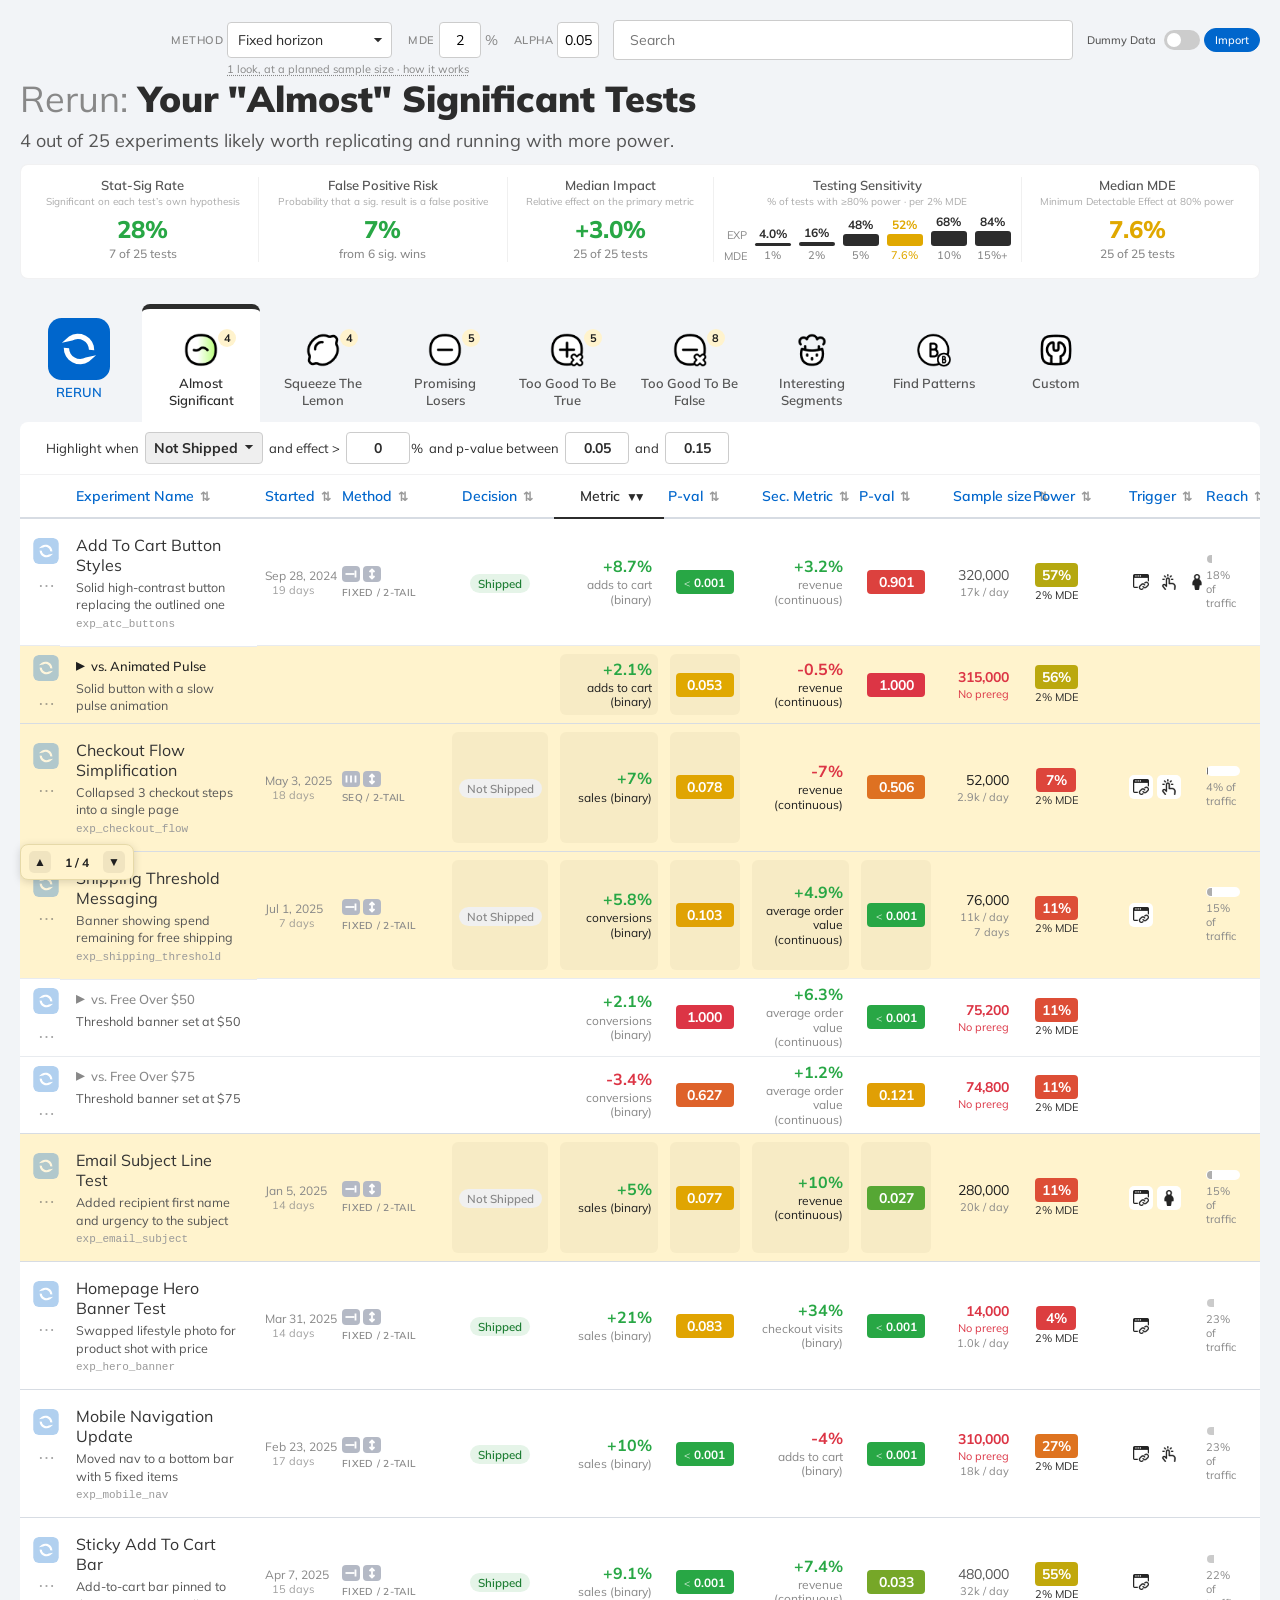
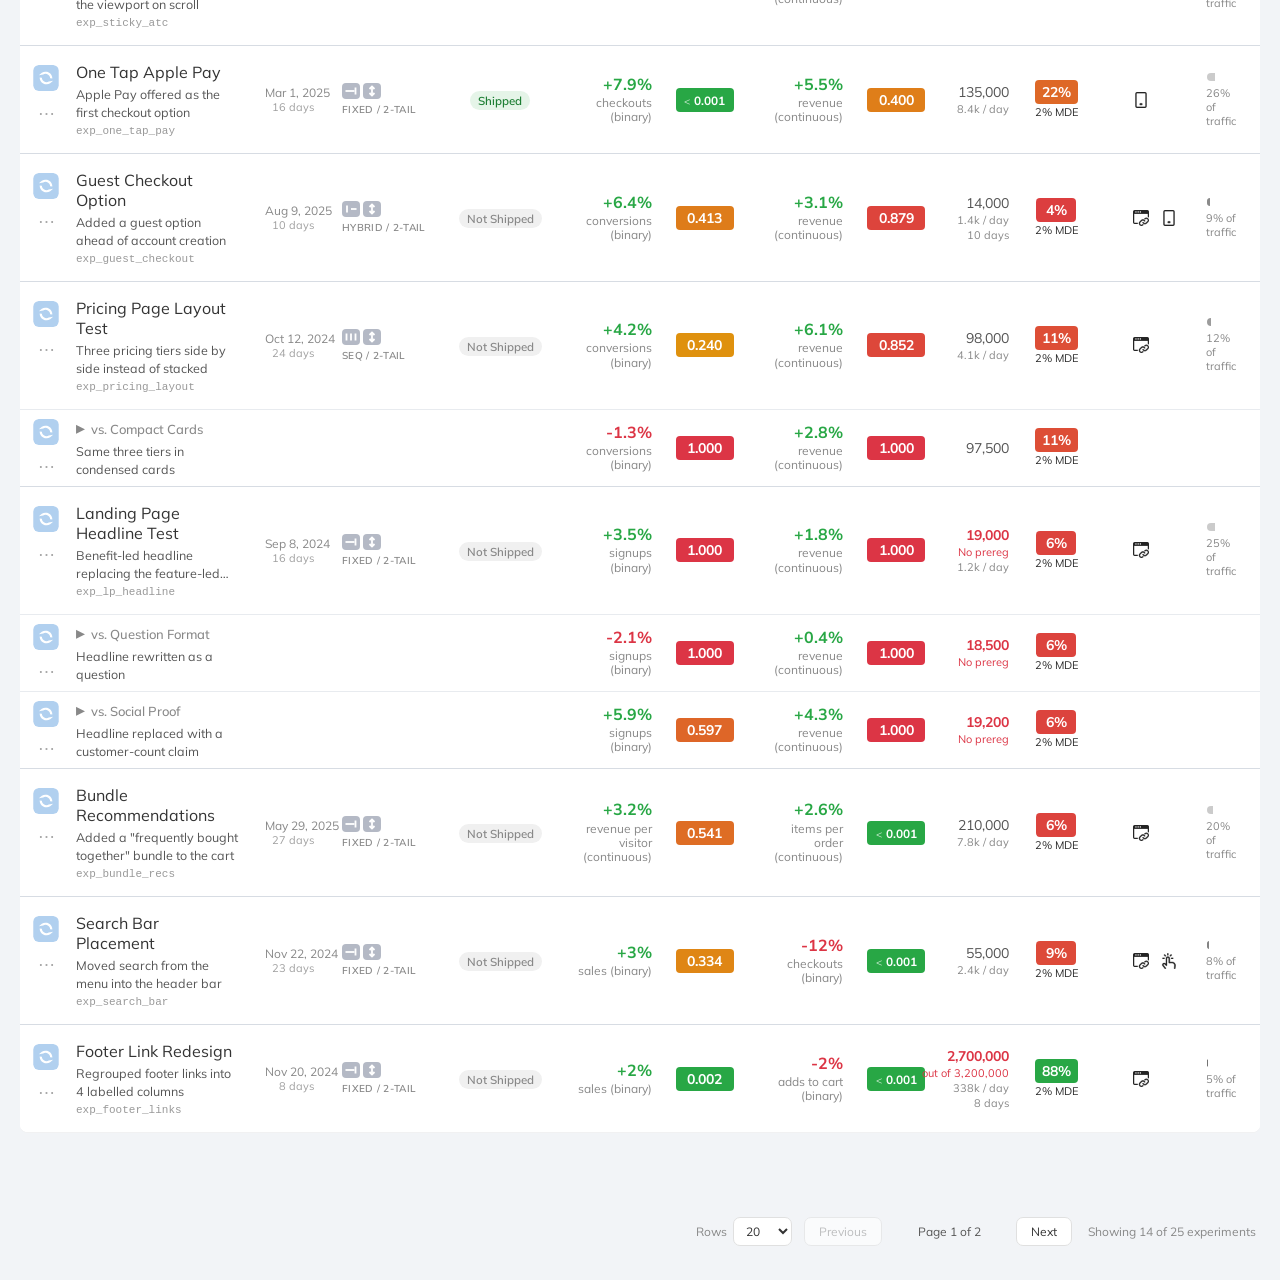
<file: index.html>
﻿<!DOCTYPE html>
<html lang="en">
<head>
    <meta charset="UTF-8">
    <meta name="viewport" content="width=device-width, initial-scale=1.0">
    <title>Rerun - Experiments Dashboard</title>
    <link rel="icon" type="image/svg+xml" href="favicon.svg">
    <link rel="stylesheet" href="styles.css?v=20260902">
    <script src="stats-utils.js"></script>
    <script src="sequential-design.js"></script>
    <script src="always-valid-design.js"></script>
    <script src="mappers/mapper-utils.js"></script>
    <script src="mappers/resumable-results.js"></script>
    <script src="mappers/growthbook-mapper.js"></script>
    <script src="mappers/convert-mapper.js"></script>
    <script src="mappers/eppo-mapper.js"></script>
    <script src="mappers/absmartly-mapper.js"></script>
    <script src="mappers/amplitude-mapper.js"></script>
    <script src="mappers/posthog-mapper.js"></script>
    <script src="mappers/convert-csv-mapper.js"></script>
</head>
<body>
    <div class="container">
        <div class="header">
            <div class="title-section">
                <h1><span class="brand-prefix">Rerun:</span> <span class="scenario-title">Your "Almost" Significant Tests</span></h1>
                <p class="subtitle">Likely worth replicating and running with more power.</p>
            </div>
            <div class="header-controls">
                <div class="mde-input-group">
                    <label for="powerMethodSelect" class="mde-label">Method</label>
                    <span class="method-select-wrap">
                        <select id="powerMethodSelect" class="power-method-select" data-tip="As reported: the p-values your platform reported (estimated where a test has none), with power following each test's own method. Fixed horizon, Sequential (mSPRT) and Group sequential recalculate every test as if it had been run that way.">
                            <option value="reported" selected>As reported</option>
                            <option value="fixed">Fixed horizon</option>
                            <option value="sequential">Sequential (mSPRT)</option>
                            <option value="group">Group sequential</option>
                        </select>
                        <span class="method-note" id="methodNote"></span>
                    </span>
                    <label for="mdeInput" class="mde-label mde-label-spaced">MDE</label>
                    <input type="text" id="mdeInput" class="mde-input" value="2" inputmode="decimal" pattern="[0-9]*\.?[0-9]*">
                    <span class="mde-suffix">%</span>
                    <label for="alphaInput" class="mde-label mde-label-spaced" data-tip="Significance threshold for the P-val columns (fixed horizon only) and the False Positive Risk calculation.">Alpha</label>
                    <input type="text" id="alphaInput" class="mde-input" value="0.05" inputmode="decimal" pattern="[0-9]*\.?[0-9]*">
                </div>
                <input
                    type="search"
                    class="search-box"
                    name="rerun-dashboard-filter"
                    placeholder="Search"
                    aria-label="Search experiments"
                    autocomplete="new-password"
                    autocorrect="off"
                    autocapitalize="off"
                    spellcheck="false"
                    data-lpignore="true"
                    data-1p-ignore="true"
                    data-bwignore="true"
                    readonly>
                <div class="data-source-toggle-external">
                    <label class="toggle-label">
                        <span class="toggle-text">Dummy Data</span>
                        <input type="checkbox" id="dataSourceToggle" class="toggle-checkbox">
                        <span class="toggle-slider"></span>
                        <span class="toggle-text" id="importToggleText">Import</span>
                    </label>
                    <div class="import-status" id="importStatus"></div>
                </div>
            </div>
        </div>

        <!-- API Configuration Modal -->
        <div id="apiConfigModal" class="modal">
            <div class="modal-content">
                <h2>Configure API Connection<span class="modal-subtitle">to Find Real Rerun Candidates</span></h2>
                <form id="apiConfigForm" autocomplete="off" onsubmit="return false;">
                <div class="modal-body">
                    <div class="form-group">
                        <label>Platform</label>
                        <div class="radio-group">
                            <label class="radio-option">
                                <input type="radio" name="platform" value="posthog" class="radio-input">
                                <span class="radio-label">PostHog</span>
                                <span class="platform-via" data-tip="A personal API key (read scopes)">API key</span>
                                <span class="platform-status platform-status-live" data-tip="Verified on real data: results, p-values, method and CUPED, reach vs site visitors, triggers, screenshots, decisions. Bayesian p-values are converted from chance to win.">Connected</span>
                            </label>
                            <label class="radio-option">
                                <input type="radio" name="platform" value="amplitude" class="radio-input">
                                <span class="radio-label">Amplitude</span>
                                <span class="platform-via" data-tip="A Management API key lists the experiments; Sign in with Amplitude (OAuth, read-only) fetches results through Amplitude’s MCP server">API key + sign-in (MCP)</span>
                                <span class="platform-status platform-status-live" data-tip="Verified on real data: results, p-values, method and CUPED, reach vs active users, page triggers, decisions. Primary metric only; results need Sign in with Amplitude.">Connected</span>
                            </label>
                            <label class="radio-option">
                                <input type="radio" name="platform" value="growthbook" class="radio-input">
                                <span class="radio-label">GrowthBook</span>
                                <span class="platform-via" data-tip="A read-only secret key">API key</span>
                                <span class="platform-status platform-status-live" data-tip="Verified on real data: goal, secondary and guardrail metrics, p-values, method and CUPED, triggers, screenshots, decisions. Reach is the rollout only (no site traffic).">Connected</span>
                            </label>
                            <label class="radio-option">
                                <input type="radio" name="platform" value="csv" class="radio-input">
                                <span class="radio-label">Convert CSV</span>
                                <span class="platform-via" data-tip="Convert’s aggregated report, exported as CSV">CSV export</span>
                                <span class="platform-status platform-status-partial" data-tip="Convert’s aggregated report: conversion and revenue per visitor only. No dates, decisions, owners or Convert’s own p-values (Rerun estimates them).">Connected · Partial</span>
                            </label>
                            <label class="radio-option">
                                <input type="radio" name="platform" value="convert" class="radio-input" disabled>
                                <span class="radio-label">Convert</span>
                                <span class="platform-via">API</span>
                                <span class="platform-status platform-status-soon">Coming soon</span>
                            </label>
                            <label class="radio-option">
                                <input type="radio" name="platform" value="local-json" class="radio-input">
                                <span class="radio-label">Local JSON File</span>
                                <span class="platform-via" data-tip="A file on this computer, already in Rerun’s data shape">JSON file</span>
                                <span class="platform-status platform-status-live" data-tip="Complete: loads every field of Rerun’s data shape as is (results, p-values, dates, decisions, screenshots…).">Connected</span>
                            </label>
                            <label class="radio-option">
                                <input type="radio" name="platform" value="eppo" class="radio-input" disabled>
                                <span class="radio-label">Eppo</span>
                                <span class="platform-via">API</span>
                                <span class="platform-status platform-status-soon">Coming soon</span>
                            </label>
                            <label class="radio-option">
                                <input type="radio" name="platform" value="absmartly" class="radio-input" disabled>
                                <span class="radio-label">ABsmartly</span>
                                <span class="platform-via">API</span>
                                <span class="platform-status platform-status-soon">Coming soon</span>
                            </label>
                            <label class="radio-option">
                                <input type="radio" name="platform" value="kameleoon" class="radio-input" disabled>
                                <span class="radio-label">Kameleoon</span>
                                <span class="platform-via">API</span>
                                <span class="platform-status platform-status-soon">Coming soon</span>
                            </label>
                        </div>
                        <div class="form-hint saved-import-hint" id="savedImportHint"></div>
                        <div class="platform-help-note">
                            <div class="platform-help-title">Need a Custom Integration and Setup?</div>
                            Jakub is happy to wire up any of these (or another platform entirely).<br>&rarr; <a href="https://linowski.ca" target="_blank" rel="noopener" class="platform-help-cta">Contact me at Linowski.ca</a>
                        </div>
                    </div>
                    <div class="form-group" id="apiKeyGroup">
                        <label for="apiKeyInput">Read-only API Key</label>
                        <input
                            type="password"
                            id="apiKeyInput"
                            class="form-input"
                            placeholder="Enter your API key"
                            autocomplete="new-password"
                            data-lpignore="true"
                            data-1p-ignore="true"
                            data-bwignore="true">
                        <div class="form-hint" id="apiKeyHint"></div>
                        <div class="posthog-project" id="posthogProjectGroup" style="display: none;">
                            <label for="posthogProjectInput">Project URL or ID</label>
                            <input type="text" id="posthogProjectInput" class="form-input"
                                placeholder="e.g. https://us.posthog.com/project/12345">
                            <div class="form-hint">Any page inside the project works. Leave blank for the key's current project on PostHog Cloud (US or EU).</div>
                        </div>
                        <div class="amplitude-results" id="amplitudeResultsGroup" style="display: none;">
                            <label>Results (lift, p-value, sample size)</label>
                            <div class="amplitude-results-row">
                                <button type="button" id="amplitudeSignInBtn" class="btn btn-secondary">Sign in with Amplitude</button>
                                <button type="button" id="amplitudeSignOutBtn" class="btn btn-secondary" style="display: none;">Sign out</button>
                                <span class="form-hint" id="amplitudeResultsStatus"></span>
                            </div>
                        </div>
                    </div>
                    <div class="form-group" id="csvFileGroup" style="display: none;">
                        <label for="csvAccountId">Account ID</label>
                        <input type="text" id="csvAccountId" class="form-input" placeholder="e.g., 10000001">
                        <label for="csvFileInput" class="csv-file-label">Select CSV File</label>
                        <input type="file" id="csvFileInput" class="form-input" accept=".csv">
                    </div>
                    <div class="form-group" id="localJsonFileGroup" style="display: none;">
                        <label for="localJsonFileInput" class="csv-file-label">Select JSON File</label>
                        <input type="file" id="localJsonFileInput" class="form-input" accept=".json">
                        <div class="form-hint">An array of experiments already in the standardized shape (see CLAUDE.md) -- not transformed, just loaded as-is.</div>
                    </div>
                </div>
                <div class="modal-footer">
                    <button type="button" id="cancelBtn" class="btn btn-secondary">Cancel</button>
                    <button type="button" id="okBtn" class="btn btn-primary">OK</button>
                </div>
                </form>
            </div>
        </div>

        <div id="summaryBar" class="summary-bar">
            <div class="summary-panel summary-panel-success" id="successRatePanel">
                <div class="summary-panel-header">
                    <span class="summary-panel-title">Stat-Sig Rate</span>
                    <span class="summary-panel-subtitle">Significant on each test’s own hypothesis</span>
                </div>
                <div class="summary-metric-value" id="successRateValue"></div>
                <div class="summary-metric-median"><span id="successCountValue"></span></div>
            </div>
            <div class="summary-divider"></div>
            <div class="summary-panel summary-panel-fpr" id="fprPanel">
                <div class="summary-panel-header">
                    <span class="summary-panel-title">False Positive Risk</span>
                    <span class="summary-panel-subtitle">Probability that a sig. result is a false positive</span>
                </div>
                <div class="summary-metric-value" id="fprValue"></div>
                <div class="summary-metric-median"><span id="fprCountValue"></span></div>
            </div>
            <div class="summary-divider"></div>
            <div class="summary-panel summary-panel-stat">
                <div class="summary-panel-header">
                    <span class="summary-panel-title">Median Impact</span>
                    <span class="summary-panel-subtitle">Relative effect on the primary metric</span>
                </div>
                <div class="summary-metric-value" id="medianEffectValue"></div>
                <div class="summary-metric-median"><span id="medianEffectCountValue"></span></div>
            </div>
            <div class="summary-divider"></div>
            <div class="summary-panel summary-panel-sensitivity">
                <div class="summary-panel-header">
                    <span class="summary-panel-title">Testing Sensitivity</span>
                </div>
                <div class="summary-sensitivity-row">
                    <div class="summary-sensitivity-bars">
                        <span class="summary-panel-subtitle" id="sensitivitySubtitle">% of tests with &ge;80% power / per MDE</span>
                        <div class="summary-sensitivity-thresholds" id="sensitivityThresholds"></div>
                    </div>
                </div>
            </div>
            <div class="summary-divider"></div>
            <div class="summary-panel summary-panel-stat">
                <div class="summary-panel-header">
                    <span class="summary-panel-title">Median MDE</span>
                    <span class="summary-panel-subtitle">Minimum Detectable Effect at 80% power</span>
                </div>
                <div class="summary-metric-value" id="medianMdeAt80Value"></div>
                <div class="summary-metric-median"><span id="medianMdeCountValue"></span></div>
            </div>
        </div>

        <div class="tabs-container">
            <button class="tab" data-tab="rerun">
                <span class="rerun-icon-wrap">
                    <img src="images/iconRerun.svg" data-default="images/iconRerun.svg" data-selected="images/iconRerun_Sel.svg" alt="Rerun" class="tab-icon">
                    <span id="rerunTabCount" class="rerun-count-badge" style="display: none;">0</span>
                </span>
                <span class="tab-label">Rerun</span>
            </button>
            <!-- A readable version of the list for sharing. Shown only while there is something on it (see updateExportTab). -->
            <button class="tab" data-tab="rerun-export" style="display: none;">
                <span class="tab-icon-wrap">
                    <img src="images/iconRerunExport.svg" data-default="images/iconRerunExport.svg" data-selected="images/iconRerunExport_Sel.svg" alt="Export" class="tab-icon">
                </span>
                <span class="tab-label">Export</span>
            </button>
            <!-- Shown only while some loaded test is decided "Don't rerun" (see updateDeclinedTab). -->
            <button class="tab" data-tab="declined" style="display: none;">
                <span class="tab-icon-wrap">
                    <img src="images/iconRerunDeclined.svg" data-default="images/iconRerunDeclined.svg" data-selected="images/iconRerunDeclined_Sel.svg" alt="Don't Rerun" class="tab-icon">
                    <span id="declinedTabCount" class="tab-count-badge declined-count-badge">0</span>
                </span>
                <span class="tab-label">Don't Rerun</span>
            </button>
            <button class="tab active" data-tab="almost-significant">
                <span class="tab-icon-wrap">
                    <img src="images/iconAlmostSig.png" data-default="images/iconAlmostSig.png" data-selected="images/iconAlmostSig_Sel.png" alt="Almost Significant" class="tab-icon">
                    <span class="tab-count-badge" data-count-for="almost-significant" style="display: none;">0</span>
                </span>
                <span class="tab-label">Almost Significant</span>
            </button>
            <button class="tab" data-tab="lemon">
                <span class="tab-icon-wrap">
                    <img src="images/iconLemon.png" data-default="images/iconLemon.png" data-selected="images/iconLemon_Sel.png" alt="Squeeze The Lemon" class="tab-icon">
                    <span class="tab-count-badge" data-count-for="lemon" style="display: none;">0</span>
                </span>
                <span class="tab-label">Squeeze The Lemon</span>
            </button>
            <button class="tab" data-tab="big-losers">
                <span class="tab-icon-wrap">
                    <img src="images/iconNeg.png" data-default="images/iconNeg.png" data-selected="images/iconNeg_Sel.png" alt="Promising Losers" class="tab-icon">
                    <span class="tab-count-badge" data-count-for="big-losers" style="display: none;">0</span>
                </span>
                <span class="tab-label">Promising Losers</span>
            </button>
            <button class="tab" data-tab="false-pos">
                <span class="tab-icon-wrap">
                    <img src="images/iconFalsePos.png" data-default="images/iconFalsePos.png" data-selected="images/iconFalsePos_Sel.png" alt="Too Good To Be True" class="tab-icon">
                    <span class="tab-count-badge" data-count-for="false-pos" style="display: none;">0</span>
                </span>
                <span class="tab-label">Too Good To Be True</span>
            </button>
            <button class="tab" data-tab="false-neg">
                <span class="tab-icon-wrap">
                    <img src="images/iconFalseNeg.png" data-default="images/iconFalseNeg.png" data-selected="images/iconFalseNeg_Sel.png" alt="Too Good To Be False" class="tab-icon">
                    <span class="tab-count-badge" data-count-for="false-neg" style="display: none;">0</span>
                </span>
                <span class="tab-label">Too Good To Be False</span>
            </button>
            <button class="tab" data-tab="segments">
                <span class="tab-icon-wrap">
                    <img src="images/iconSupriseSegment.png" data-default="images/iconSupriseSegment.png" data-selected="images/iconSupriseSegment_Sel.png" alt="Interesting Segments" class="tab-icon">
                    <span class="tab-count-badge" data-count-for="segments" style="display: none;">0</span>
                </span>
                <span class="tab-label">Interesting Segments</span>
            </button>
            <button class="tab" data-tab="patterns">
                <span class="tab-icon-wrap">
                    <img src="images/iconPatterns.png" data-default="images/iconPatterns.png" data-selected="images/iconPatterns_Sel.png" alt="Find Patterns" class="tab-icon">
                    <span class="tab-count-badge" data-count-for="patterns" style="display: none;">0</span>
                </span>
                <span class="tab-label">Find Patterns</span>
            </button>
            <button class="tab" data-tab="custom">
                <span class="tab-icon-wrap">
                    <img src="images/iconCustom.png" data-default="images/iconCustom.png" data-selected="images/iconCustom_Sel.png" alt="Custom" class="tab-icon">
                    <span class="tab-count-badge" data-count-for="custom" style="display: none;">0</span>
                </span>
                <span class="tab-label">Custom</span>
            </button>
        </div>

        <!-- White bridge from the active tab down to the table: always present
             regardless of whether either rule panel inside it has content, so the
             active tab's white fill continues without a grey seam on tabs (Rerun,
             Segments, Patterns) that have no editable rule. -->
        <div class="tab-bridge">
            <!-- Editable highlighting parameters for the active tab. Populated by
                 renderTabParamsPanel(); hidden for tabs with no editable rule. -->
            <div id="tabParamsPanel" class="tab-params-panel"></div>

            <!-- Placeholder rule row for tabs with no editable rule of their own
                 yet (Segments, Patterns, Custom). Shares .tab-params-panel so it
                 lines up with the editable rule rows on the other tabs. -->
            <div id="placeholderPanel" class="tab-params-panel">
                <span class="tab-param-text custom-panel-placeholder">Placeholder to add custom rules in the future</span>
            </div>

            <!-- Rerun tab: save the list to a JSON file, or load one saved earlier. -->
            <div id="rerunActionsPanel" class="tab-params-panel">
                <span class="tab-param-text">Rerun list file:</span>
                <button type="button" id="rerunExportBtn" class="import-status-refresh" data-tip="Download this list (types, notes, tags) and the Don’t rerun decisions as JSON. It links to experiments by id, so import it alongside the same data.">Export JSON</button>
                <span class="tab-param-text">·</span>
                <button type="button" id="rerunImportBtn" class="import-status-refresh" data-tip="Add the entries from a rerun list file to this list. Entries for experiments not loaded right now are kept, and show once that data is loaded.">Import JSON</button>
                <input type="file" id="rerunImportInput" accept=".json,application/json" hidden>
                <span class="tab-param-text">·</span>
                <button type="button" id="rerunClearBtn" class="import-status-refresh rerun-clear-btn" data-tip="Remove every rerun shown here, with its notes, tags and type. Reruns saved for other data are kept.">Clear list</button>
                <span id="rerunHiddenNote" class="rerun-hidden-note"></span>
            </div>

            <!-- Export tab: ways to share the list. -->
            <div id="rerunSharePanel" class="tab-params-panel">
                <button type="button" id="shareCopyBtn" class="share-btn share-btn-primary" data-tip="Copy the list with formatting and links, to paste into a doc, email or chat.">Copy</button>
                <button type="button" id="shareMarkdownBtn" class="share-btn" data-tip="Copy the list as Markdown, for GitHub, Notion or a ticket.">Copy Markdown</button>
                <button type="button" id="shareHtmlBtn" class="share-btn" data-tip="One file that looks like this page, icons included. Opens in any browser, so it can be attached or sent as is.">Download HTML</button>
                <button type="button" id="sharePrintBtn" class="share-btn" data-tip="Print just this list, or choose “Save as PDF” in the print dialog.">Print / PDF</button>
            </div>
        </div>

        <div id="highlightNav" class="highlight-nav" data-tip="Jump between highlighted rows (↑ / ↓)">
            <button id="highlightPrev" class="highlight-nav-btn" aria-label="Previous highlight">&#9650;</button>
            <span id="highlightCount" class="highlight-nav-count">0 / 0</span>
            <button id="highlightNext" class="highlight-nav-btn" aria-label="Next highlight">&#9660;</button>
        </div>

        <!-- Export tab: filled by renderRerunExport(), in place of the table. -->
        <div id="rerunExportView" class="rerun-export"></div>

        <div class="table-container">
            <table>
                <colgroup>
                    <col style="width: 40px;">
                    <!-- Name: also carries the change description underneath. -->
                    <col style="width: 18%;">
                    <col style="width: 7%;">
                    <!-- Method: two badges over the longest label, "Hybrid / Non-inf". -->
                    <col style="width: 112px;">
                    <!-- Decision: whether the experiment shipped. Fixed, not a
                         percentage: the "Not Shipped" pill (83px) plus room to
                         sit inside the lit signal box must fit at any width. -->
                    <col style="width: 108px;">
                    <!-- Widths here are set by the header labels, which do not
                         wrap: the two metric columns need ~10% to fit "Primary
                         metric" and "Secondary metric" plus their sort arrows. -->
                    <col style="width: 10%;">
                    <!-- P-val: fixed, not a percentage -- the sequential-mode
                         pill (58px) plus the cell's own padding needs ~82px
                         at any table width, not a share that can shrink below it. -->
                    <col style="width: 82px;">
                    <col style="width: 10%;">
                    <col style="width: 82px;">
                    <col style="width: 8%;">
                    <!-- Power: one badge plus its MDE label. -->
                    <col style="width: 88px;">
                    <col style="width: 7%;">
                    <col style="width: 6%;">
                    <col style="width: 7%;">
                    <!-- Owner: wide enough for most names. -->
                    <col style="width: 8%;">
                </colgroup>
                <thead>
                    <tr>
                        <th class="col-select"></th>
                        <th class="sortable col-name" data-column="name" data-type="string">Experiment Name</th>
                        <th class="sortable col-started" data-column="date" data-type="string">Started</th>
                        <th class="sortable col-method" data-column="method" data-type="string">Method</th>
                        <th class="sortable col-decision" data-column="decision" data-type="string">Decision</th>
                        <th class="sortable col-metric" data-column="metric" data-type="number">Metric</th>
                        <th class="sortable col-metric-p" data-column="pvalue" data-type="number">P-val</th>
                        <th class="sortable col-secondary" data-column="secondary" data-type="string">Sec. Metric</th>
                        <th class="sortable col-secondary-p" data-column="secondaryPvalue" data-type="number">P-val</th>
                        <th class="sortable col-sample" data-column="sample" data-type="number">Sample size</th>
                        <th class="sortable col-power" data-column="power" data-type="number">Power</th>
                        <th class="sortable col-trigger" data-column="triggered" data-type="string">Trigger</th>
                        <th class="sortable col-reach" data-column="traffic" data-type="number">Reach</th>
                        <th class="sortable col-iteration" data-column="iteration" data-type="number">Iteration</th>
                        <th class="sortable col-owner" data-column="owner" data-type="string">Owner</th>
                    </tr>
                </thead>
                <tbody id="tableBody">
                    <!-- Table rows will be dynamically generated from data.json -->
                </tbody>
            </table>
        </div>

        <div id="fileProtocolNotice" class="file-protocol-notice" style="display: none;">
            <div class="file-protocol-notice-inner">
                <strong>Serve this folder over HTTP to load experiment data.</strong>
                <p>
                    Opening this page straight from disk (<code>file://</code>) blocks the
                    data request. Start a local server from this folder instead &mdash;
                    for example <code>npx serve</code>, Python's
                    <code>python -m http.server</code>, or VS Code's "Live Server"
                    extension &mdash; then open the <code>localhost</code> URL it prints.
                </p>
            </div>
        </div>
        <div id="paginationControls" class="pagination-controls" style="display: none;"></div>
    </div>

    <script>
        // Load and render data from JSON
        let experimentsData = [];
        let calculatedExperimentsData = [];
        // The one element every delegated handler and every render targets.
        const tableBody = document.getElementById('tableBody');
        const DEFAULT_BASE_RATE = 5;

        function getSelectedMde() {
            return parseFloat(document.getElementById('mdeInput').value) || 2;
        }

        // 'reported' (the platform's own p-values), or 'fixed' / 'sequential'
        // (mSPRT) / 'group' (group sequential): every test recalculated as if
        // run that way.
        const POWER_METHODS = ['reported', 'fixed', 'sequential', 'group'];
        function getPowerMethod() {
            return document.getElementById('powerMethodSelect')?.value || 'reported';
        }

        // Both sequential lenses cut p-values at their own SEQUENTIAL_ALPHA.
        function isSequentialLens(method = getPowerMethod()) {
            return method === 'sequential' || method === 'group';
        }

        function isPValue(value) {
            return typeof value === 'number' && Number.isFinite(value) && value >= 0 && value <= 1;
        }

        // Whether any test in the data carries a p-value from its platform --
        // the only case where "As reported" has anything to report.
        function hasReportedPValues(data) {
            return (Array.isArray(data) ? data : []).some(e =>
                isPValue(e.pvalue) || isPValue(e.secondaryPvalue)
                || (e.additionalComparisons || []).some(c => isPValue(c.pvalue)));
        }

        // Significance threshold for the P-val columns (fixed horizon only)
        // and the False Positive Risk calculation -- see pvalueCell and
        // updateSummaryBar. The sequential modes keep their own fixed
        // SEQUENTIAL_ALPHA, out of scope for this control.
        function getSelectedAlpha() {
            const value = parseFloat(document.getElementById('alphaInput')?.value);
            return value > 0 && value < 1 ? value : 0.05;
        }

        // The control rate, or the default when the platform gave none. A
        // reported 0 (the control had no conversions) stays 0: no lift or
        // p-value can be worked out against it, rather than a made-up 5%.
        function getExperimentBaseRate(experiment) {
            return experiment.baseRate === 0 ? 0 : (experiment.baseRate || DEFAULT_BASE_RATE);
        }

        function withCalculatedStats(data) {
            const mde = getSelectedMde();
            const method = getPowerMethod();
            return (Array.isArray(data) ? data : []).map(experiment => {
                const baseRate = getExperimentBaseRate(experiment);
                const calculated = calculateStatsForItem(experiment, baseRate, mde, method);

                if (Array.isArray(experiment.additionalComparisons)) {
                    calculated.additionalComparisons = experiment.additionalComparisons.map(comp =>
                        calculateStatsForItem(comp, baseRate, mde, method, experiment)
                    );
                }

                return calculated;
            });
        }

        // Fixed-horizon: classic power at the pre-set sample size, plain
        // p-values. Sequential (mSPRT): the always-valid p-value (safe to
        // check at any time) in place of the plain p-value, and the exact
        // power of a test checked once a day over the test's run
        // (SEQUENTIAL_DEFAULT_PEEKS checks when the dates are missing). Group
        // sequential: the repeated p-value at the last of 5 looks, and the
        // 5-look design's power. See recalculateSequentialPower and
        // groupSequentialPValue in stats-utils.js.
        //
        // As reported: the platform's own p-values where the test has them
        // (estimated, and flagged as such, where it doesn't), and power
        // following the test's own method. Both recalculated modes are "what
        // if it had been run this way" lenses; this one is what actually ran.
        //
        // The primary p-value also follows the test's hypothesis (see
        // hypothesisPValue in stats-utils.js): two-sided by default, or
        // one-sided superiority / non-inferiority. A non-inferiority margin
        // comes from the test's own niMargin, else the MDE input -- the
        // smallest change that matters, so a smaller loss counts as no harm.
        // Secondary metrics stay two-sided guardrails. A comparison row takes
        // its parent test's hypothesis and method.
        //
        // A test with no recorded method is assumed sequential under As
        // reported: nobody committed to a stopping point we know of, so it's
        // read as if it was checked repeatedly. Its reported p-value then gets
        // the always-valid (mSPRT) version -- the peeking penalty -- whereas a
        // test known to be sequential keeps its reported p as is, since a
        // platform's sequential p-value is already always-valid.
        function calculateStatsForItem(item, baseRate, mde, method, parent = null) {
            const known = m => Object.hasOwn(TEST_METHOD_ICONS, m || '');
            const recordedMethod = known(item.testMethod) ? item.testMethod
                : known(parent?.testMethod) ? parent.testMethod : null;
            const testMethod = recordedMethod || 'sequential';
            // Only a platform that actually ran a sequential test reports an
            // always-valid p; an assumed-sequential one reported a plain p.
            const knownSequential = recordedMethod === 'sequential';
            // The sequential lens: 'group' only when chosen; 'msprt' when
            // chosen, or as reported for a sequential (or unrecorded) test.
            const sequential = method === 'group' ? 'group'
                : method === 'sequential' || (method === 'reported' && testMethod === 'sequential') ? 'msprt'
                : null;
            // mSPRT power: one check a day over the test's own run (a
            // comparison row runs as long as its parent).
            const runDays = daysRunning(item) ?? (parent ? daysRunning(parent) : null);
            const hypothesis = item.hypothesis || parent?.hypothesis || 'two-sided';
            const ownMargin = item.niMargin ?? parent?.niMargin;
            const niMargin = ownMargin > 0 ? ownMargin : mde;
            // A continuous metric's spread (control SD / mean), from the
            // mapper; a comparison sub-row shares its parent's control.
            const primaryCV = item.primaryCV ?? parent?.primaryCV ?? null;
            const secondaryCV = item.secondaryCV ?? parent?.secondaryCV ?? null;
            const power = sequential
                ? recalculateSequentialPower(item.sampleSize, item.primaryMetricType, mde, baseRate, primaryCV, sequential,
                    runDays || SEQUENTIAL_DEFAULT_PEEKS)
                : recalculatePower(item.sampleSize, item.primaryMetricType, mde, baseRate, primaryCV);

            // Bonferroni for tests with several variants: each comparison
            // against control is one of `arms`, so a p-value Rerun computes
            // is multiplied by that count (capped at 1), as platforms do
            // (Amplitude, for one). A platform's reported p is used as it
            // comes: it carries its own correction, or none.
            const arms = 1 + ((parent || item).additionalComparisons?.length || 0);
            const pvalueFor = (reportedP, metricType, effect, hyp, cv, rate, reportedCorrection, reportedUncorrected) => {
                const twoSided = hyp === 'two-sided';
                const reported = method === 'reported' && isPValue(reportedP);
                // A known-sequential platform's two-sided p is already
                // always-valid, so it's used as is. Any other reported p is a
                // plain two-sided one, re-expressed for the hypothesis and (if
                // sequential, assumed or chosen) its always-valid version. A
                // known-sequential one-sided case can't be back-converted, so
                // it falls through to the estimate below.
                if (reported && (twoSided || !knownSequential)) {
                    const value = knownSequential
                        ? reportedP
                        : hypothesisPValue(reportedP, effect, hyp, niMargin, sequential);
                    return { value, estimated: false, correction: reportedCorrection > 1 ? reportedCorrection : null,
                        uncorrected: reportedCorrection > 1 ? reportedUncorrected : null, byPlatform: true };
                }
                const raw = twoSided
                    ? (sequential
                        ? recalculateSequentialPValue(item.sampleSize, metricType, effect, rate, cv, sequential)
                        : recalculatePValue(item.sampleSize, metricType, effect, rate, cv))
                    : hypothesisPValue(recalculatePValue(item.sampleSize, metricType, effect, rate, cv), effect, hyp, niMargin, sequential);
                const value = raw == null || arms < 2 ? raw : Math.min(1, raw * arms);
                return { value, estimated: method === 'reported', correction: arms > 1 && raw != null ? arms : null,
                    uncorrected: arms > 1 ? raw : null, byPlatform: false };
            };
            const primary = pvalueFor(item.pvalue, item.primaryMetricType, item.primaryMetric, hypothesis, primaryCV, baseRate,
                item.pvalueCorrection, item.pvalueUncorrected);
            // A binary secondary uses its own control rate when the mapper
            // gives one, else the primary's (the only rate known).
            const secondaryRate = item.secondaryBaseRate ?? parent?.secondaryBaseRate ?? baseRate;
            const secondary = pvalueFor(item.secondaryPvalue, item.secondaryMetricType, item.secondaryMetric, 'two-sided',
                secondaryCV, secondaryRate);
            return {
                ...item,
                testMethod: recordedMethod,
                hypothesis,
                niMarginUsed: hypothesis === 'non-inferiority' ? niMargin : null,
                power,
                // 'msprt' | 'group' | null: how power and p were read
                sequentialLens: sequential,
                powerPeeks: sequential === 'msprt' ? (runDays || null) : null,
                pvalue: primary.value,
                pvalueEstimated: primary.estimated && primary.value != null,
                pvalueCorrectionInfo: primary.correction ? primary : null,
                secondaryPvalue: secondary.value,
                secondaryPvalueEstimated: secondary.estimated && secondary.value != null,
                secondaryPvalueCorrectionInfo: secondary.correction ? secondary : null
            };
        }

        // Thousands separators. A count of 0 must read as "0", so this is the
        // plain formatter.
        function countLabel(num) {
            return String(num).replace(/\B(?=(\d{3})+(?!\d))/g, ',');
        }

        // Same, but blank for an empty value -- table cells show nothing rather
        // than a zero.
        function formatNumber(num) {
            if (num === null || num === undefined || num === 0) return '';
            return countLabel(num);
        }

        // Compact "~X / day" sub-label for the Sample size column, e.g.
        // "815 / day" or "1.2k / day". Rounded and abbreviated since this is
        // a feel-for-the-pace figure, not an exact count. Blank when unknown.
        function formatSamplePerDay(perDay) {
            if (perDay === null || perDay === undefined) return '';
            const abbreviated = perDay >= 1000
                ? `${(perDay / 1000).toFixed(perDay >= 10000 ? 0 : 1)}k`
                : Math.round(perDay).toString();
            return `${abbreviated} / day`;
        }

        // Format p-value for display
        function formatPValue(p) {
            if (p === null || p === undefined) return '';
            if (p >= 0 && p < 0.001) return '< 0.001';
            return p.toFixed(3);
        }

        // Helper function to display value or blank.
        function displayValue(value, suffix = '') {
            if (value === null || value === undefined || value === '' || value === 0) return '';
            return suffix ? `${value}${suffix}` : value;
        }

        // A bare "YYYY-MM-DD" parses as UTC midnight, which is the previous
        // day west of Greenwich; read it as a local date instead. Returns
        // null when missing/invalid.
        function parseLocalDate(date) {
            if (!date) return null;
            const dateOnly = /^(\d{4})-(\d{2})-(\d{2})$/.exec(date);
            const d = dateOnly
                ? new Date(Number(dateOnly[1]), Number(dateOnly[2]) - 1, Number(dateOnly[3]))
                : new Date(date);
            return isNaN(d) ? null : d;
        }

        // Concise launch date like "Jun 3, 2025". Blank when missing/invalid.
        function formatLaunchDate(date) {
            const d = parseLocalDate(date);
            if (!d) return '';
            const month = d.toLocaleString('en-US', { month: 'short' });
            return `${month} ${d.getDate()}, ${d.getFullYear()}`;
        }

        // Days between an experiment's startDate and its (end) date, used to
        // turn a raw sample size into a daily rate. Needs both ends and at
        // least 1 day between them -- null otherwise, so callers can fall
        // back to the plain sample size with no rate shown.
        function daysRunning(item) {
            const start = parseLocalDate(item.startDate);
            const end = parseLocalDate(item.date);
            if (!start || !end) return null;
            const days = Math.round((end - start) / 86400000);
            return days > 0 ? days : null;
        }

        // Average daily sample size, or null when there's no known duration
        // to divide by (see daysRunning).
        function samplePerDay(item) {
            const days = daysRunning(item);
            if (!days || !item.sampleSize) return null;
            return item.sampleSize / days;
        }

        // Placeholder shown in a cell that has no value to display.
        function emptyCell() {
            return '<span class="cell-empty"></span>';
        }

        // Render N small dots for the iteration count. Defaults to none (dash).
        function renderIterationDots(iteration) {
            const n = Number(iteration) || 0;
            if (n <= 0) return emptyCell();
            const dots = Array.from({ length: n }, () => '<span class="iteration-dot"></span>').join('');
            return `<span class="iteration-dots" data-tip="Iteration ${n}">${dots}</span>`;
        }

        // Icon + label for each canonical trigger type.
        const TRIGGER_TYPES = {
            page:        { icon: 'iconPage.png',        label: 'Page visit' },
            interaction: { icon: 'iconInteraction.png', label: 'Interaction' },
            segment:     { icon: 'iconSegment.png',     label: 'Segment' },
            device:      { icon: 'iconDevice.png',      label: 'Device' },
            // Exposed wherever the code checks a feature flag: not tied to
            // a page (PostHog's default exposure, for instance).
            flag:        { icon: 'iconFlag.svg',        label: 'Feature flag: exposed wherever the code checks it, not tied to a page' }
        };

        // The trigger's types in canonical (TRIGGER_TYPES) order, ignoring input order.
        function orderedTriggerTypes(triggered) {
            if (!Array.isArray(triggered)) return [];
            return Object.keys(TRIGGER_TYPES).filter(type => triggered.some(t => t.type === type));
        }

        // Stable string for sorting the Trigger column: canonical types, joined.
        function triggerSortKey(triggered) {
            return orderedTriggerTypes(triggered).join(',');
        }

        // Render the trigger as icons. `triggered` is an array of { type, label }
        // objects (type is one of TRIGGER_TYPES). Each entry renders its icon in a
        // fixed order; the per-entry label (or the type's default) drives the tooltip.
        function renderTriggerIcons(triggered) {
            const types = orderedTriggerTypes(triggered);
            if (types.length === 0) return emptyCell();
            const byType = new Map(triggered.map(t => [t.type, t]));
            const icons = types.map(type => {
                const def = TRIGGER_TYPES[type];
                const tip = byType.get(type).label || def.label;
                return `<span class="trigger-icon-wrap" data-tip="${escapeAttr(tip)}">`
                    + `<img src="images/${def.icon}" alt="${def.label}" class="trigger-icon">`
                    + `</span>`;
            }).join('');
            return `<span class="trigger-icons">${icons}</span>`;
        }

        // Smooth color for sensitivity: red(0%) → orange(50%) → green(80%+)
        function sensitivityColor(pct) {
            // red=#dc3545, orange=#e0a800, green=#28a745
            const red = [220, 53, 69], orange = [224, 168, 0], green = [40, 167, 69];
            let r, g, b;
            if (pct <= 50) {
                const t = pct / 50;
                r = Math.round(red[0] + t * (orange[0] - red[0]));
                g = Math.round(red[1] + t * (orange[1] - red[1]));
                b = Math.round(red[2] + t * (orange[2] - red[2]));
            } else {
                const t = Math.min(1, (pct - 50) / 30);
                r = Math.round(orange[0] + t * (green[0] - orange[0]));
                g = Math.round(orange[1] + t * (green[1] - orange[1]));
                b = Math.round(orange[2] + t * (green[2] - orange[2]));
            }
            return `rgb(${r},${g},${b})`;
        }

        // Badge for the experiment's test design, matching the GoodUI
        // experiment dashboard (goodui.org/blog/designing-smarter-experiment-dashboard).
        // Unknown methods render nothing rather than a guess.
        const TEST_METHOD_ICONS = {
            fixed: {
                label: 'Fixed',
                short: 'Fixed',
                title: 'Fixed horizon: analyzed once, at a planned sample size',
                path: '<path d="M3.5 8h9"/><path d="M13.5 4.5v7"/>'
            },
            sequential: {
                label: 'Sequential',
                short: 'Seq',
                title: 'Sequential: valid to check results as they come in',
                path: '<path d="M4.5 4.5v7"/><path d="M9 4.5v7"/><path d="M13.5 4.5v7"/>'
            },
            hybrid: {
                label: 'Hybrid',
                short: 'Hybrid',
                title: 'Hybrid: early checks, then a final fixed-horizon analysis',
                path: '<path d="M5 4.5v7"/><path d="M9 8h5.5"/>'
            },
            bayesian: {
                label: 'Bayesian',
                short: 'Bayes',
                title: 'Bayesian',
                path: '<path d="M3 11.5c2 0 3-7 6-7s4 7 6 7"/>'
            }
        };

        // The test's hypothesis, paired with its method icon in the Method
        // column: how many tails the primary p-value has, and for
        // non-inferiority, the floor it has to clear.
        const TEST_HYPOTHESIS_ICONS = {
            'two-sided': {
                label: '2-tail',
                title: 'Two-sided: tests for a change either way, better or worse',
                path: '<path d="M9 3.5v9"/><path d="M6.5 6L9 3.5L11.5 6"/><path d="M6.5 10L9 12.5L11.5 10"/>'
            },
            superiority: {
                label: '1-tail',
                title: 'Superiority (one-sided): tests only whether the variant is better',
                path: '<path d="M9 12.5v-9"/><path d="M6.5 6L9 3.5L11.5 6"/>'
            },
            'non-inferiority': {
                label: 'Non-inf',
                title: 'Non-inferiority (one-sided): tests whether the variant is no worse than a margin',
                path: '<path d="M4.5 12.5h9"/><path d="M9 12.5v-9"/><path d="M6.5 6L9 3.5L11.5 6"/>'
            }
        };

        function renderTestMethodIcon(icon) {
            return `<svg class="test-method-icon" viewBox="0 0 18 16" width="18" height="16" aria-hidden="true">`
                + `<rect width="18" height="16" rx="4" fill="currentColor"/>`
                + `<g stroke="#fff" stroke-width="1.8" stroke-linecap="butt" fill="none">${icon.path}</g>`
                + `</svg>`;
        }

        // Method column: the method badge and the hypothesis badge side by
        // side, with "FIXED / 2-TAIL" under them and the full description on
        // hover. Comparison rows share their parent's, so they pass nothing
        // and show the empty placeholder.
        //
        // With no recorded method, only a non-default hypothesis is shown (its
        // badge alone, e.g. "NON-INF"): an unrecorded method isn't claimed,
        // but a deliberately one-sided test still says so. Neither: empty.
        function renderTestMethodCell(item = null) {
            const icon = TEST_METHOD_ICONS[item?.testMethod];
            const hypothesisSet = item?.hypothesis && item.hypothesis !== 'two-sided';
            if (!icon && !hypothesisSet) return `<td class="col-method">${emptyCell()}</td>`;
            const hyp = TEST_HYPOTHESIS_ICONS[item.hypothesis] || TEST_HYPOTHESIS_ICONS['two-sided'];
            const margin = item.hypothesis === 'non-inferiority' && item.niMarginUsed
                ? ` Margin: −${item.niMarginUsed}% (${item.niMargin > 0 ? 'set on the test' : 'from the MDE input'}).`
                : '';
            const methodTip = icon ? `${icon.title}. ` : 'Method not recorded (read as sequential under As reported). ';
            return `<td class="col-method"><span class="test-method" data-tip="${escapeAttr(`${methodTip}${hyp.title}.${margin}`)}">`
                + `<span class="test-method-icons">${icon ? renderTestMethodIcon(icon) : ''}${renderTestMethodIcon(hyp)}</span>`
                + `<span class="test-method-label">${icon ? `${icon.short} / ` : ''}${hyp.label}</span></span></td>`;
        }

        // Compute metric display properties from raw values
        function metricProps(value, label) {
            const hasValue = value !== null && value !== undefined && value !== '' && !isNaN(Number(value));
            // Zero is neither a win nor a loss: no sign and no colour, so it
            // also never reads as "positive" to the tab rules that check the sign.
            const n = Number(value);
            const cls = !hasValue || n === 0 ? '' : n > 0 ? 'metric-positive' : 'metric-negative';
            const sign = hasValue && n > 0 ? '+' : '';
            const valueDisplay = hasValue ? `${sign}${value}%` : '';
            const labelDisplay = label || '';
            return { cls, sign, valueDisplay, labelDisplay };
        }

        // A fixed-horizon test needs a sample size committed before launch;
        // stopping point chosen (or changed) after seeing results inflates the
        // false positive rate, whether no size was ever preregistered or the
        // test stopped short of the one that was. Only fixed-horizon tests
        // carry this risk -- sequential/Bayesian methods are built to be
        // peeked at, so they have nothing to flag here. Returns null when
        // there's nothing to flag, so the sample size renders as plain text.
        function preregAlert(d) {
            if (d.testMethod !== 'fixed') return null;
            if (!d.preregisteredSampleSize) {
                return {
                    label: 'No prereg',
                    tip: 'No sample size was preregistered for this fixed-horizon test -- the stopping point may have been chosen after seeing results, inflating the false positive rate.'
                };
            }
            if (d.sampleSize < d.preregisteredSampleSize) {
                return {
                    label: `out of ${formatNumber(d.preregisteredSampleSize)}`,
                    tip: `Stopped at ${formatNumber(d.sampleSize)} of the ${formatNumber(d.preregisteredSampleSize)} preregistered -- stopping before the planned sample size inflates the false positive rate.`
                };
            }
            return null;
        }

        // Maps a p-value onto the same 0-100 red-orange-green scale as the
        // power badge, so both columns read consistently: p == alpha lands at
        // the 50% (orange) boundary rather than an arbitrary point. Fixed
        // horizon cuts at the header's Alpha input; the sequential modes keep
        // their own fixed SEQUENTIAL_ALPHA (p <= alpha is the stopping rule the
        // design was built for -- see stats-utils.js).
        const SEQUENTIAL_ALPHA = 0.05;
        function pvalueStrength(pvalue, alpha) {
            if (pvalue <= alpha) {
                // Below the threshold: 50-100%, p=0 -> 100%, p=alpha -> 50%.
                return 50 + 50 * (1 - pvalue / alpha);
            }
            // Above the threshold: 0-50%, scaled over the remaining p range
            // so it reaches 0% at p=1 rather than dropping off a cliff.
            return 50 * (1 - (pvalue - alpha) / (1 - alpha));
        }

        // Dims the "<" in "< 0.001" relative to the number, and shrinks the
        // number itself slightly too -- "0.001" here is a display floor
        // (the real p-value is just somewhere below it), not the measured
        // figure a plain p-value is, so it doesn't need the same full-size
        // weight as an actual value like "0.031" would.
        function formatPValueHtml(pvalue) {
            const text = formatPValue(pvalue);
            return text.startsWith('< ')
                ? `<span class="pvalue-lt">&lt;</span> <span class="pvalue-lt-value">${text.slice(2)}</span>`
                : text;
        }

        // A solid badge in every mode, coloured by pvalueStrength -- the same
        // treatment as the Power column, so switching Method doesn't change
        // how the column reads. Under As reported, a p-value the platform
        // didn't supply (so it had to be estimated) is drawn outlined instead,
        // so it never passes for a real result.
        //
        // `d` (the primary column only) adds the test's hypothesis to the
        // tooltip when it isn't the default two-sided one. The Method column
        // shows it at a glance.
        // `correction`: { correction, uncorrected, byPlatform } when the p is
        // Bonferroni-corrected for several variants (see calculateStatsForItem).
        // `missingReason`: why the platform gave no p-value, shown with an estimate.
        function pvalueCell(colClass, pvalue, estimated, d = null, correction = null, missingReason = null) {
            if (pvalue == null) return `<td class="${colClass} pvalue"></td>`;
            const alpha = isSequentialLens() ? SEQUENTIAL_ALPHA : getSelectedAlpha();
            const color = sensitivityColor(pvalueStrength(pvalue, alpha));
            const hypothesis = d?.hypothesis && d.hypothesis !== 'two-sided' ? d.hypothesis : null;
            const marginSource = d?.niMargin > 0 ? 'the test’s own margin' : 'the MDE input';
            const tips = [
                hypothesis === 'non-inferiority'
                    ? `Non-inferiority: one-sided test that the effect is better than −${d.niMarginUsed}% (margin from ${marginSource}).`
                    : hypothesis === 'superiority' ? 'Superiority: one-sided test that the effect is above 0.' : '',
                estimated && missingReason ? missingReason : '',
                estimated ? 'Estimated: the platform reported no p-value here, so it’s recalculated from the lift, sample size and baseline rate.' : '',
                correction
                    ? `Bonferroni-corrected${correction.byPlatform ? ' by the platform' : ''}: `
                        + (correction.uncorrected != null ? `${formatPValue(correction.uncorrected)} × ` : '× ')
                        + `${correction.correction} comparisons with control${pvalue >= 1 ? ', capped at 1' : ''}.`
                    : ''
            ].filter(Boolean).join(' ');
            const tip = tips ? ` data-tip="${escapeAttr(tips)}"` : '';
            const badge = estimated
                ? `<span class="pvalue-text pvalue-badge pvalue-badge-est" style="color: ${color}; border-color: ${color}"${tip}>`
                : `<span class="pvalue-text pvalue-badge" style="background-color: ${color}"${tip}>`;
            // As reported, a platform p-value from a CUPED analysis says so:
            // its variance reduction (from pre-experiment data) is why it can be
            // tighter than Rerun's own recalculations, which cannot apply it.
            const cupedNote = d?.cuped === true && !estimated && getPowerMethod() === 'reported'
                ? `<span class="pvalue-note" data-tip="${escapeAttr('CUPED: the platform reduced variance using each user’s pre-experiment data, which narrows the error bars. Fixed horizon and Sequential recalculate from summary numbers and cannot apply it, so they read stricter for this test.')}">CUPED</span>`
                : '';
            return `<td class="${colClass} pvalue">${badge}${formatPValueHtml(pvalue)}</span>${cupedNote}</td>`;
        }

        // A run shorter than the 1-2 full weeks platforms advise: under 7 days
        // covers no full weekly cycle (and is where early stopping shows);
        // under 14 covers fewer than two. Null otherwise or without dates.
        const SHORT_RUN_DAYS = 7;
        const BRIEF_RUN_DAYS = 14;
        function shortRun(d) {
            const days = daysRunning(d);
            if (days == null || days >= BRIEF_RUN_DAYS) return null;
            return days < SHORT_RUN_DAYS
                ? { days, label: `${days}-day run`, cls: 'sample-run-short',
                    tip: `Ran only ${days} day${days === 1 ? '' : 's'}: no full weekly cycle, and short runs are where early stopping inflates effects. Platforms advise at least 1-2 full weeks.` }
                : { days, label: `${days} days`, cls: 'sample-run-brief',
                    tip: `Ran ${days} days: under two full weekly cycles, the 1-2 weeks platforms advise.` };
        }

        // The Started column: the start date (the end date when no start is
        // recorded), how long the test ran underneath, and the exact dates on
        // hover.
        function renderStartedCell(item) {
            const start = item.startDate || null;
            const end = item.date || null;
            if (!start && !end) return emptyCell();
            const days = daysRunning(item);
            const tip = start && end
                ? `${formatLaunchDate(start)} to ${formatLaunchDate(end)}${days ? ` (${days} day${days === 1 ? '' : 's'})` : ''}`
                : `Ended ${formatLaunchDate(end)}; no start date recorded`;
            return `<span class="launch-date-value" data-tip="${escapeAttr(tip)}">${formatLaunchDate(start || end)}</span>`
                + (days ? `<span class="run-days">${days} day${days === 1 ? '' : 's'}</span>` : '');
        }

        // Sample size, then small lines under it: the prereg alert (when
        // there is one), the average daily rate (when the dates allow), and
        // the run length when it was short.
        function renderSampleCell(d) {
            const prereg = preregAlert(d);
            const perDay = samplePerDay(d);
            const run = shortRun(d);
            const count = formatNumber(d.sampleSize);
            if (!prereg && perDay == null) return `<div class="sample-size">${count}</div>`;
            return `<div class="sample-size-col">
                ${prereg
                    ? `<span class="sample-size sample-size-alert" data-tip="${prereg.tip}">${count}</span>
                       <span class="sample-size-stat-label">${prereg.label}</span>`
                    : `<span class="sample-size">${count}</span>`}
                ${perDay != null
                    ? `<span class="sample-size-rate" data-tip="Averaged over ${daysRunning(d)} days, ${formatLaunchDate(d.startDate)} to ${formatLaunchDate(d.date)}.">${formatSamplePerDay(perDay)}</span>`
                    : ''}
                ${run
                    ? `<span class="sample-size-rate ${run.cls}" data-tip="${escapeAttr(run.tip)}">${run.label}</span>`
                    : ''}
            </div>`;
        }

        // Render the shared metric/pvalue/sample/power cells as HTML string
        function renderMetricCells(d) {
            const pm = metricProps(d.primaryMetric, d.primaryMetricLabel);
            const sm = metricProps(d.secondaryMetric, d.secondaryMetricLabel);

            return `
                <td class="col-metric">
                    <div class="metric-container ${pm.cls}">
                        <span class="${pm.cls}">${pm.valueDisplay}</span>
                        <span class="metric-label">${pm.labelDisplay}${d.primaryMetricType && (pm.labelDisplay || pm.valueDisplay) ? ` (${d.primaryMetricType})` : ''}</span>
                    </div>
                </td>
                ${pvalueCell('col-metric-p', d.pvalue, d.pvalueEstimated, d, d.pvalueCorrectionInfo, d.pvalueMissingReason)}
                <td class="col-secondary">
                    <div class="metric-container secondary-metric ${sm.cls}">
                        <span class="${sm.cls}">${sm.valueDisplay}</span>
                        <span class="metric-label">${sm.labelDisplay}${d.secondaryMetricType && (sm.labelDisplay || sm.valueDisplay) ? ` (${d.secondaryMetricType})` : ''}</span>
                    </div>
                </td>
                ${pvalueCell('col-secondary-p', d.secondaryPvalue, d.secondaryPvalueEstimated, null, d.secondaryPvalueCorrectionInfo, d.secondaryPvalueMissingReason)}
                <td class="col-sample">${renderSampleCell(d)}</td>
                <td class="col-power">
                    <div class="power-group">
                        <div class="power-col">
                            <span class="power-value power-badge" style="background-color: ${d.power != null ? sensitivityColor(d.power) : '#999'}"${d.sequentialLens && d.power != null
                                ? ` data-tip="${escapeAttr(sequentialPowerTip(d))}"`
                                : ''}>${displayValue(d.power, '%')}</span>
                            <span class="power-stat-label">${getSelectedMde()}% MDE</span>
                        </div>
                    </div>
                </td>`;
        }

        // Refresh the full UI after a data change: regenerate table, highlight, summary bar
        // ---- View state -------------------------------------------------------
        // Single source of truth for what the table shows. Every query (sort,
        // search, tab match, counts) reads these arrays; the DOM is written to
        // and never read back. That keeps query cost proportional to the data
        // rather than to the number of rendered elements, and lets us render
        // only one page at a time.
        const PAGE_SIZE_KEY = 'rerun_page_size';
        const PAGE_SIZE_OPTIONS = [20, 50, 100, 250];
        const DEFAULT_PAGE_SIZE = 20;

        // localStorage throws in private windows and when the quota is full, and
        // every call site wants the same thing: carry on without persisting. These
        // two wrappers hold that decision so the rest of the code need not.
        function readStored(key, fallback = null) {
            try {
                const raw = localStorage.getItem(key);
                return raw === null ? fallback : raw;
            } catch (e) {
                return fallback;
            }
        }

        // Returns false when the value could not be stored, for the callers that
        // need to say so; most ignore it.
        function writeStored(key, value) {
            try {
                localStorage.setItem(key, value);
                return true;
            } catch (e) {
                return false;
            }
        }

        function loadPageSize() {
            const saved = parseInt(readStored(PAGE_SIZE_KEY), 10);
            return PAGE_SIZE_OPTIONS.includes(saved) ? saved : DEFAULT_PAGE_SIZE;
        }

        const view = {
            rows: [],       // flattened parents + sub-rows, in display order
            filtered: [],   // after search + tab filter
            page: 0,
            pageSize: loadPageSize()
        };

        // Flatten the experiment tree into one ordered array of row descriptors.
        // A sub-row carries a reference to its parent descriptor, so family
        // ordering is a property of the data -- nothing can be orphaned by a
        // sort, which is what the old reattachSubRows() existed to repair.
        function buildViewRows(experiments) {
            const rows = [];
            experiments.forEach(experiment => {
                const parent = {
                    kind: 'parent',
                    item: experiment,
                    experiment,
                    selectionKey: experimentSelectionKey(experiment),
                    experimentId: experiment.id || experiment.name || '',
                    children: []
                };
                parent.searchText = rowSearchText(parent);
                rows.push(parent);

                if (!Array.isArray(experiment.additionalComparisons)) return;
                experiment.additionalComparisons.forEach(comparison => {
                    const child = {
                        kind: 'sub',
                        item: comparison,
                        experiment,
                        comparison,
                        parent,
                        selectionKey: comparisonSelectionKey(experiment, comparison),
                        experimentId: '',
                        children: []
                    };
                    child.searchText = rowSearchText(child);
                    parent.children.push(child);
                    rows.push(child);
                });
            });
            return rows;
        }

        // Precomputed once per row so search never re-reads rendered text (the
        // old row.textContent read forced layout on every keystroke). Mirrors
        // the fields a user can see, normalised the same way the query is.
        function rowSearchText(viewRow) {
            const item = viewRow.item;
            const parts = viewRow.kind === 'sub'
                ? ['vs.', item.variationName, viewRow.experiment.name]
                : [item.name, item.id, item.owner, item.ownerEmail, formatLaunchDate(item.startDate), formatLaunchDate(item.date), TEST_METHOD_ICONS[item.testMethod]?.label];
            parts.push(
                item.change,
                item.decision,
                item.primaryMetricLabel, item.secondaryMetricLabel,
                displayValue(item.primaryMetric, '%'), secondaryDataAttr(item),
                formatNumber(item.sampleSize)
            );
            return parts.filter(Boolean).join(' ').toLowerCase().replace(/[,\s]/g, '');
        }

        // Sort values come from the data, not from parsed data- attributes.
        function rowSortValue(viewRow, column, type) {
            const item = viewRow.item;
            const experiment = viewRow.experiment;
            let value;
            switch (column) {
                case 'name': value = viewRow.kind === 'sub' ? (experiment.name || '') : (item.name || ''); break;
                case 'date': value = viewRow.kind === 'sub' ? '' : (item.startDate || item.date || ''); break;
                case 'method': value = viewRow.kind === 'sub' ? '' : (TEST_METHOD_ICONS[item.testMethod]?.label || ''); break;
                case 'decision': value = item.decision || ''; break;
                case 'change': value = item.change || ''; break;
                case 'metric': value = item.primaryMetric; break;
                case 'pvalue': value = item.pvalue; break;
                case 'secondary': value = secondaryDataAttr(item); break;
                case 'secondaryPvalue': value = item.secondaryPvalue; break;
                case 'sample': value = item.sampleSize; break;
                case 'power': value = item.power; break;
                case 'triggered': value = viewRow.kind === 'sub' ? '' : triggerSortKey(item.triggered); break;
                case 'traffic': value = viewRow.kind === 'sub' ? '' : item.traffic; break;
                case 'iteration': value = viewRow.kind === 'sub' ? 0 : (item.iterations || 0); break;
                case 'owner': value = viewRow.kind === 'sub' ? '' : (item.owner || ''); break;
                default: value = item[column];
            }
            if (type === 'number') {
                const n = parseFloat(value);
                return Number.isFinite(n) ? n : 0;
            }
            return String(value === null || value === undefined ? '' : value).toLowerCase();
        }

        // Does this row match the active tab's predicate? Reads the data, so it
        // works for rows that are not currently rendered.
        function rowMatchesTab(viewRow, tabType) {
            const item = viewRow.item;
            const config = TAB_CONFIG[tabType];
            if (!config?.matches) return false;
            return config.matches({
                metric: numOrNaN(item.primaryMetric),
                pvalue: numOrNaN(item.pvalue),
                secondary: secondaryDataAttr(item),
                secondaryPvalue: numOrNaN(item.secondaryPvalue),
                decision: item.decision || '',
                hypothesis: item.hypothesis || 'two-sided',
                days: daysRunning(item)
            }, config.params || {}) || false;
        }

        function numOrNaN(value) {
            const n = parseFloat(value);
            return Number.isFinite(n) ? n : NaN;
        }

        // "As reported" only means something when the data carries p-values
        // from its platform. Without any (the dummy data, say) it's disabled
        // and the table falls back to Fixed horizon -- without forgetting the
        // preference, which comes back once data with reported values loads.
        function syncMethodAvailability(data) {
            const select = document.getElementById('powerMethodSelect');
            if (!select) return;
            const available = hasReportedPValues(data);
            const preferred = select.dataset.preferred || 'reported';
            select.querySelector('option[value="reported"]').disabled = !available;
            select.value = preferred === 'reported' && !available ? 'fixed' : preferred;
        }

        // Under the Method dropdown, in As reported mode: which methods the
        // tests actually used (each test's own testMethod), and how many
        // primary p-values had to be estimated for lack of a reported one.
        // How Rerun's own Sequential (mSPRT) recalculation works, shown as the
        // tooltip on the note under Method while it's selected. Keep in step
        // with mSprtPValue's comment in stats-utils.js.
        const SEQUENTIAL_NOTES = [
            'Sequential (mSPRT) recalculates every test as if it had been run as an always-valid sequential test, so checking results early (peeking) is paid for.',
            `Setting: mixing ratio r = ${SEQUENTIAL_MSPRT_R.toFixed(1)}, tuned to an effect the test is 80%-powered for: (1.96 + 0.84)². p < 0.05 then needs z ≈ 3.03 (fixed horizon: 1.96). Any r from about 5 to 10 gives z ≈ 3.0–3.1.`,
            'Method: the always-valid mSPRT of Johari, Pekelis & Walsh (after Robbins 1970), with a fixed mixing ratio so the cut-off doesn’t depend on sample size.',
            'Tests with several variants: each p-value × the number of comparisons with control (Bonferroni), as platforms do.',
            'Judged on the final numbers only. Platforms report the lowest p reached during a test and may reduce variance with CUPED, so their own (As reported) p-values can be lower.',
            `Power: calculated exactly for a test checked once a day over its run (${SEQUENTIAL_DEFAULT_PEEKS} checks when the dates are missing). Being valid at every check costs about 1.6–1.8× the fixed-horizon sample for the same power.`
        ].join('\n\n');

        // Same, for Group sequential. Keep in step with groupSequentialPValue
        // in stats-utils.js and sequential-design.js.
        const GROUP_FINAL_Z = SequentialDesign.bounds(SEQUENTIAL_POWER_ALPHA).efficacy[SequentialDesign.LOOKS - 1];
        // Fixed horizon's assumption, shown as the tooltip on its note.
        const FIXED_NOTES = [
            'Fixed horizon reads each test once, at its final sample size, as if that size was set before launch and nobody stopped early on the results.',
            'If people did peek and stop when it looked good, the real false positive rate is higher than alpha. Sequential (mSPRT) and Group sequential price that in.',
            'The Sample size column flags fixed-horizon tests with no planned size ("No prereg"), or that stopped short of it.'
        ].join('\n\n');

        const GROUP_NOTES = [
            `Group sequential recalculates every test as if it had been run with ${SequentialDesign.LOOKS} planned, evenly spaced looks, stopping early on a clear win or loss, or for futility.`,
            `Boundaries: Lan-DeMets alpha spending with the Kim-DeMets (α/2)·t³ function on each side; futility by beta spending (Pampallona et al.), non-binding, so it never adds false wins. p < 0.05 at the last look needs z ≈ ${GROUP_FINAL_Z.toFixed(2)} (fixed horizon: 1.96).`,
            'P-value: the repeated p-value at the last look (Jennison & Turnbull), the smallest α whose design would reject with the final z. Judged on the final numbers only, read as the last look.',
            'Tests with several variants: each p-value × the number of comparisons with control (Bonferroni), as platforms do.',
            `Power: calculated exactly for the ${SequentialDesign.LOOKS}-look design at the test's sample size. It costs about 1.1× the fixed-horizon sample for the same power.`
        ].join('\n\n');

        // Power badge tooltip for a test read sequentially.
        function sequentialPowerTip(d) {
            if (d.sequentialLens === 'group') {
                return `Group sequential power: ${SequentialDesign.LOOKS} evenly spaced looks over this sample, at the MDE.`;
            }
            return d.powerPeeks
                ? `Sequential (mSPRT) power: checked once a day over ${d.powerPeeks} day${d.powerPeeks === 1 ? '' : 's'}, at the MDE.`
                : `Sequential (mSPRT) power: checked ${SEQUENTIAL_DEFAULT_PEEKS} times (no run dates to count days), at the MDE.`;
        }

        function updateMethodNote() {
            const note = document.getElementById('methodNote');
            if (!note) return;
            delete note.dataset.tip;
            if (getPowerMethod() === 'sequential') {
                note.textContent = `mSPRT, r = ${SEQUENTIAL_MSPRT_R.toFixed(1)} · how it works`;
                note.dataset.tip = SEQUENTIAL_NOTES;
                return;
            }
            if (getPowerMethod() === 'group') {
                note.textContent = `${SequentialDesign.LOOKS} looks, t³ spending · how it works`;
                note.dataset.tip = GROUP_NOTES;
                return;
            }
            if (getPowerMethod() === 'fixed') {
                note.textContent = '1 look, at a planned sample size · how it works';
                note.dataset.tip = FIXED_NOTES;
                return;
            }
            if (getPowerMethod() !== 'reported') { note.textContent = ''; return; }
            // A test with no recorded method is read as sequential (see
            // calculateStatsForItem), so the note says so rather than "unknown".
            const UNRECORDED = 'unrecorded';
            const label = m => (TEST_METHOD_ICONS[m]?.label || UNRECORDED).toLowerCase();
            const counts = {};
            experimentsData.forEach(e => { const l = label(e.testMethod); counts[l] = (counts[l] || 0) + 1; });
            const entries = Object.entries(counts).sort((a, b) => b[1] - a[1]);
            const methods = entries.length === 1
                ? (entries[0][0] === UNRECORDED
                    ? 'Method unrecorded: read as sequential'
                    : `All ${entries[0][0] === 'fixed' ? 'fixed horizon' : entries[0][0]}`)
                : entries.map(([l, n]) => `${n} ${l === UNRECORDED ? 'unrecorded (read as sequential)' : l}`).join(' · ');
            const estimated = calculatedExperimentsData.filter(e => e.pvalueEstimated).length;
            note.textContent = methods + (estimated ? ` · ${estimated} p-value${estimated === 1 ? '' : 's'} estimated` : '');
        }

        // `keepPage` holds the current page and column sort, for redraws of the
        // same rows: results streaming in, or a Method / MDE / Alpha change.
        function refreshUI(data, { keepPage = false } = {}) {
            const page = view.page;
            experimentsData = Array.isArray(data) ? data : [];
            syncMethodAvailability(experimentsData);
            calculatedExperimentsData = withCalculatedStats(experimentsData);
            updateMethodNote();
            view.rows = buildViewRows(calculatedExperimentsData);
            view.page = 0;
            syncRerunEntriesToDataset();
            updateDeclinedTab();
            updateExportTab();
            const activeTab = document.querySelector('.tab.active');
            if (activeTab) {
                updateHighlighting(activeTab.dataset.tab, { keepSort: keepPage });
            } else {
                renderView();
                updateSummaryBar(calculatedExperimentsData);
            }
            if (keepPage && page > 0) {
                view.page = page;
                renderView();
            }
            initialDataLoaded = true;
        }

        // Builds an element in one call. `props` sets properties directly
        // (textContent, value, colSpan...), except `class` and `dataset`, which are
        // named for what they set, and hyphenated names, which are attributes.
        // Falsy children are skipped, so a conditional child needs no branch.
        function el(tag, props = {}, children = []) {
            const node = document.createElement(tag);
            Object.entries(props).forEach(([name, value]) => {
                if (value == null) return;
                if (name === 'dataset') Object.assign(node.dataset, value);
                else if (name === 'class') node.className = value;
                // Hyphenated names (aria-*, data-*) are attributes, not properties.
                else if (name.includes('-')) node.setAttribute(name, value);
                else node[name] = value;
            });
            [].concat(children).forEach(child => {
                if (child) node.appendChild(child);
            });
            return node;
        }

        function datasetValue(value) {
            return value === null || value === undefined ? '' : value;
        }

        function secondaryDataAttr(item) {
            const sm = metricProps(item.secondaryMetric, item.secondaryMetricLabel);
            return sm.valueDisplay === '' ? '' : `${sm.sign}${item.secondaryMetric}% ${item.secondaryMetricLabel || ''}`;
        }

        const RERUN_SELECTION_KEY = 'rerun_selected_keys';
        const ACTIVE_TAB_KEY = 'rerun_active_tab';
        const MDE_KEY = 'rerun_mde';
        // A new key, not 'rerun_power_method': choices saved before As reported
        // existed shouldn't override it becoming the default.
        const POWER_METHOD_KEY = 'rerun_method';
        const ALPHA_KEY = 'rerun_alpha';

        // Startup ordering: a restored cache (API or import) renders rows and runs
        // highlighting/sorting synchronously while this script is still executing,
        // so every piece of module state that path touches must be declared here,
        // above the cache load, rather than beside the code that uses it.
        let currentSort = { column: null, direction: null, mode: null };
        let highlightNavIndex = -1;
        let highlightReferenceRow = null;

        // Cells are addressed by column class, never by position, so adding or
        // reordering a column cannot silently point these at the wrong cell.
        const SIGNAL_CELLS = {
            decision: 'td.col-decision',
            primary: 'td.col-metric',
            primaryP: 'td.col-metric-p',
            secondary: 'td.col-secondary',
            secondaryP: 'td.col-secondary-p',
            sample: 'td.col-sample'
        };

        // Per-tab editable highlighting parameters. Values here are the live,
        // session-only thresholds; editing an input in the tab panel mutates the
        // corresponding `value` and re-runs highlighting. `matches` reads from
        // `params` so it always reflects the current values.
        //
        // Each param: { key, value, step, min, max, suffix }. `template` is an
        // array of strings and { param } tokens that render the rule as an inline
        // sentence with the numbers as editable inputs.
        //
        // Declared early (before any data load) because a restored cache can
        // render rows and run highlighting synchronously during script startup.
        //
        // Too Good To Be False matches a promising result two ways: a primary
        // that clearly won, or a secondary that clearly won. A significant
        // primary *loss* is left out of the second: a win on one metric against
        // a loss on the other is a tradeoff, not a missed win.
        function unshippedPrimaryWin({ metric, pvalue }, p) {
            return metric > p.minWin.value && pvalue != null && pvalue < p.pSig.value;
        }

        function secondaryCarriesIt({ metric, pvalue, secondary, secondaryPvalue }, p) {
            const primaryLost = metric < 0 && pvalue != null && pvalue < p.pSig.value;
            return !primaryLost && (secondary || '').startsWith('+')
                && secondaryPvalue != null && secondaryPvalue < p.pSecondary.value;
        }

        const TAB_CONFIG = {
            // Not a rule: lists the tests decided "Don't rerun" (filterViewRows,
            // updateTitle), so nothing on it is highlighted.
            declined: {
                title: 'Decided Not To Rerun',
                subtitle: 'Tests decided not to rerun, with the reasons noted.',
                matches: () => false
            },
            rerun: {
                title: 'Your Rerun List',
                subtitle: 'Plan a rerun from any tab: open a test’s rerun panel and press Rerun.'
            },
            'rerun-export': {
                title: 'Export',
                subtitle: 'Your rerun list, ready to share.'
            },
            'almost-significant': {
                title: 'Your "Almost" Significant Tests',
                subtitle: 'Likely worth replicating and running with more power.',
                countSubtitle: (matchCount, totalCount) =>
                    `${matchCount} out of ${totalCount} experiments likely worth replicating and running with more power.`,
                params: {
                    minEffect: { value: 0, step: 0.5, suffix: '%' },
                    pMin: { value: 0.05, step: 0.01, min: 0, max: 1 },
                    pMax: { value: 0.15, step: 0.01, min: 0, max: 1 },
                    // A row already marked Shipped has had its call made, so it drops
                    // out by default -- this tab is about tests still worth another
                    // look, not ones already decided. Editable like the thresholds,
                    // in case someone wants to see shipped tests too.
                    decisionFilter: { value: 'Not Shipped', options: ['Not Shipped', 'Shipped', 'Either'] }
                },
                template: p => [
                    'Highlight when', { param: 'decisionFilter' },
                    'and effect >', { param: 'minEffect' },
                    ' and p-value between', { param: 'pMin' }, 'and', { param: 'pMax' }
                ],
                matches: ({ metric, pvalue, decision }, p) =>
                    decisionMatches(decision, p.decisionFilter.value)
                    && metric > p.minEffect.value && pvalue >= p.pMin.value && pvalue <= p.pMax.value,
                // Per-cell signals lit within a matching row. Each predicate reads the
                // same live params as `matches` plus the row's parsed values. A cell
                // only glows when its own signal fires — so a matching row can still
                // show a weak/disagreeing cell.
                signals: {
                    decision: decisionSignal,
                    primary: ({ metric }, p) => metric > p.minEffect.value,
                    primaryP: ({ pvalue }, p) => pvalue >= p.pMin.value && pvalue <= p.pMax.value,
                    secondary: ({ metric, secondary }) => sameDirection(metric, secondary),
                    secondaryP: ({ secondaryPvalue }) => secondaryPvalue != null && secondaryPvalue < 0.05
                }
            },
            lemon: {
                title: 'Your Squeezable Winning Tests',
                subtitle: 'Likely worth replicating elsewhere and/or with higher intensity.',
                countSubtitle: (matchCount, totalCount) =>
                    `${matchCount} out of ${totalCount} experiments likely worth replicating elsewhere and/or with higher intensity.`,
                params: {
                    minEffect: { value: 2, step: 0.5, suffix: '%' },
                    pMax: { value: 0.05, step: 0.01, min: 0, max: 1 },
                    // Squeezing builds on a win that was acted on: replicate it
                    // elsewhere or push it harder. A winner left unshipped is a
                    // different question, so it is opt-in.
                    decisionFilter: { value: 'Shipped', options: ['Shipped', 'Not Shipped', 'Either'] }
                },
                template: p => [
                    'Highlight when', { param: 'decisionFilter' },
                    'and effect >', { param: 'minEffect' },
                    ' and p-value ≤', { param: 'pMax' }
                ],
                matches: ({ metric, pvalue, decision }, p) =>
                    decisionMatches(decision, p.decisionFilter.value)
                    && metric > p.minEffect.value && pvalue <= p.pMax.value,
                signals: {
                    decision: decisionSignal,
                    primary: ({ metric }, p) => metric > p.minEffect.value,
                    primaryP: ({ pvalue }, p) => pvalue <= p.pMax.value,
                    secondary: ({ metric, secondary }) => sameDirection(metric, secondary),
                    secondaryP: ({ secondaryPvalue }) => secondaryPvalue != null && secondaryPvalue < 0.05
                }
            },
            'false-pos': {
                title: 'Too Good To Be True Tests',
                subtitle: 'False positive results? Maybe worth double checking.',
                countSubtitle: (matchCount, totalCount) =>
                    `${matchCount} out of ${totalCount} experiments may be false positives worth double checking.`,
                params: {
                    pMin: { value: 0.05, step: 0.01, min: 0, max: 1 },
                    // A shaky result only deserves a second look once someone has
                    // actually acted on it -- an unshipped one hasn't cost anything
                    // yet, by default.
                    decisionFilter: { value: 'Shipped', options: ['Shipped', 'Not Shipped', 'Either'] }
                },
                template: p => [
                    'Highlight when', { param: 'decisionFilter' },
                    'and (effect is negative, p-value >', { param: 'pMin' }, ', secondary contradicts or ran under 7 days)'
                ],
                // Any shipped result the data doesn't back up, whatever its size:
                // a negative effect, a primary that wasn't significant, a
                // significant primary propped up by a secondary that doesn't back
                // it up (not significant itself, or pointing the other way), or a
                // run under SHORT_RUN_DAYS: no full weekly cycle, which is where
                // early stopping inflates effects, whatever the p-value.
                //
                // A non-inferiority test is judged only on its own p-value (that
                // the effect is above -margin): a small loss within the margin is
                // what it set out to allow, and a quiet secondary doesn't
                // contradict a "no worse" claim. So it's flagged only when that
                // p-value didn't clear the threshold -- no harm wasn't shown.
                matches: ({ metric, pvalue, secondary, secondaryPvalue, decision, hypothesis, days }, p) =>
                    decisionMatches(decision, p.decisionFilter.value)
                    && (hypothesis === 'non-inferiority'
                        ? pvalue > p.pMin.value
                        : metric < 0 || pvalue > p.pMin.value
                            || contradictingSecondary(metric, secondary, secondaryPvalue)
                            || (days != null && days < SHORT_RUN_DAYS)),
                signals: {
                    decision: decisionSignal,
                    primary: ({ metric, hypothesis }) => hypothesis !== 'non-inferiority' && metric < 0,
                    primaryP: ({ pvalue }, p) => pvalue > p.pMin.value,
                    secondary: ({ metric, secondary, secondaryPvalue, hypothesis }) =>
                        hypothesis !== 'non-inferiority' && contradictingSecondary(metric, secondary, secondaryPvalue),
                    secondaryP: ({ metric, secondary, secondaryPvalue, hypothesis }) =>
                        hypothesis !== 'non-inferiority' && contradictingSecondary(metric, secondary, secondaryPvalue),
                    sample: ({ days, hypothesis }) =>
                        hypothesis !== 'non-inferiority' && days != null && days < SHORT_RUN_DAYS
                }
            },
            'false-neg': {
                title: 'Too Good To Be False',
                subtitle: 'Promising results that weren’t shipped? Maybe worth double checking.',
                countSubtitle: (matchCount, totalCount) =>
                    `${matchCount} out of ${totalCount} experiments look promising but weren’t shipped, worth double checking.`,
                params: {
                    // Way 1: a significant primary win that still wasn't shipped.
                    minWin: { value: 0, step: 0.5, suffix: '%' },
                    pSig: { value: 0.05, step: 0.01, min: 0, max: 1 },
                    // Way 2: a significant secondary win.
                    pSecondary: { value: 0.05, step: 0.01, min: 0, max: 1 },
                    // A promising result that was never shipped is exactly what this
                    // tab is for by default; one that already shipped has already had
                    // its second look.
                    decisionFilter: { value: 'Not Shipped', options: ['Not Shipped', 'Shipped', 'Either'] }
                },
                template: p => [
                    'Highlight when', { param: 'decisionFilter' },
                    'and either effect >', { param: 'minWin' },
                    'with p-value <', { param: 'pSig' },
                    ', or secondary is positive with p-value <', { param: 'pSecondary' }
                ],
                matches: (row, p) =>
                    decisionMatches(row.decision, p.decisionFilter.value)
                    && (unshippedPrimaryWin(row, p) || secondaryCarriesIt(row, p)),
                // Each cell lights for the way the row actually matched, so a
                // strong-primary row doesn't also light an irrelevant secondary.
                signals: {
                    decision: decisionSignal,
                    primary: (row, p) => unshippedPrimaryWin(row, p),
                    primaryP: (row, p) => unshippedPrimaryWin(row, p),
                    secondary: (row, p) => secondaryCarriesIt(row, p),
                    secondaryP: (row, p) => secondaryCarriesIt(row, p)
                }
            },
            segments: {
                title: 'Your "Interesting Segments"',
                subtitle: 'Discover subsegments or heterogeneous treatment effects that are worth replicating.'
            },
            patterns: {
                title: 'Find Patterns',
                subtitle: 'Compare and meta-analyze two or more tests together.'
            },
            'big-losers': {
                title: 'Promising Losers',
                subtitle: 'Tests with significant negative results that could use an inversion.',
                countSubtitle: (matchCount, totalCount) =>
                    `${matchCount} out of ${totalCount} experiments with significant negative results that could use an inversion.`,
                params: {
                    maxEffect: { value: 0, step: 0.5, suffix: '%' },
                    pMax: { value: 0.05, step: 0.01, min: 0, max: 1 },
                    // A clear loser is worth inverting whatever was decided:
                    // shipped or not, the inverse idea is still untested.
                    decisionFilter: { value: 'Either', options: ['Either', 'Not Shipped', 'Shipped'] }
                },
                template: p => [
                    'Highlight when', { param: 'decisionFilter' },
                    'and effect <', { param: 'maxEffect' },
                    ' and p-value ≤', { param: 'pMax' }
                ],
                matches: ({ metric, pvalue, decision }, p) =>
                    decisionMatches(decision, p.decisionFilter.value)
                    && metric < p.maxEffect.value && pvalue <= p.pMax.value,
                signals: {
                    decision: decisionSignal,
                    primary: ({ metric }, p) => metric < p.maxEffect.value,
                    primaryP: ({ pvalue }, p) => pvalue <= p.pMax.value,
                    secondary: ({ metric, secondary }) => sameDirection(metric, secondary),
                    secondaryP: ({ secondaryPvalue }) => secondaryPvalue != null && secondaryPvalue < 0.05
                },
                sortDirection: 'asc'
            },
            custom: {
                title: 'Your Custom Tests',
                subtitle: 'Define your own rules to filter and highlight experiments.'
            }
        };

        // The rerun list. A test can be on it more than once (rerun as-is, and
        // again as an intensified variant, say), so each entry is an instance
        // with its own `id`; `key` is the row's selection key, linking the entry
        // back to its experiment or comparison. Kept in the order they were added.
        // `name` is the experiment's name when the entry was saved: together
        // with `key` it says which dataset the entry belongs to (see
        // syncRerunEntriesToDataset).
        let rerunInstances = [];

        // Entries whose experiment isn't in the data loaded right now (another
        // dataset, say, or before an import has restored). Kept, with their
        // details, and moved back into rerunInstances once that data loads
        // again -- switching data must never delete someone's rerun list.
        // Each is { id, key, name, ...details } with tags as an array.
        let hiddenReruns = [];

        // Tests decided "Don't rerun", by selection key: { name, note, origin,
        // at }. A decision about the test, so it applies on every scenario tab.
        // `name` is the experiment's name when decided: a decision only applies
        // while the loaded test still has that name, so switching datasets
        // (where ids can repeat) never carries one to another test, and
        // nothing is deleted by a data change -- only Undo removes it.
        const declinedReruns = new Map();

        function nameForSelectionKey(key) {
            return experimentForSelectionKey(String(key).split('::')[0])?.name || '';
        }

        // A test with entries on the rerun list counts as planned, never also
        // declined (an older save may hold both; the entries win).
        function isDeclined(key) {
            const record = declinedReruns.get(key);
            return !!record && (!record.name || record.name === nameForSelectionKey(key))
                && rerunInstanceCount(key) === 0;
        }

        // Rows whose rerun panel is open but not yet added to the list, by
        // selection key. Opening the panel commits nothing: only its Rerun button
        // creates an instance. Session-only; a draft's contents survive closing
        // and reopening the panel, but not a reload.
        const openRerunDrafts = new Set();

        // Rows whose panel is open on an entry already on the list (after its
        // Rerun was clicked, or when reopening a planned test), by selection key
        // -> instance id. The panel then edits that entry and shows the "rerun"
        // decision as made. Session-only, like open drafts.
        const openEntryPanels = new Map();

        // Rows checked for "Rerun as Compound", by selection key. Independent of
        // whether a row's draft panel is open -- checking a row is a separate
        // decision from drafting it. Each stays its own entry with its own type/
        // notes/tags; compounding only draws a shared visual connector between
        // the resulting Rerun-list rows, nothing in the data actually merges.
        const compoundSelectedKeys = new Set();
        let compoundGroupCounter = 0;

        // Everything an entry carries, as one record per entry key: the scenario
        // tab it was picked from (`origin`), its change notes (`notes`), its Adjust
        // tags (`tags`, a Set of ids) and its rerun type (`type`). An entry key is
        // an instance id, or draftEntryKey() for a row's open draft. Only values
        // that differ from the defaults are stored, and an entry with none has no
        // record -- so dropping one is one delete, and a new field needs no
        // changes to save, load, prune or remove.
        const rerunDetails = new Map();

        function draftEntryKey(selectionKey) {
            return 'draft:' + selectionKey;
        }

        // The data row behind an entry key, be it a committed instance id or a
        // draft's "draft:<selectionKey>". Used to refresh a row's own icon when
        // its test type changes without a full re-render.
        function rowForEntryKey(entryKey) {
            if (entryKey.startsWith('draft:')) {
                const selectionKey = entryKey.slice('draft:'.length);
                return tableBody.querySelector(
                    `tr[data-selection-key="${CSS.escape(selectionKey)}"]:not([data-instance-id])`);
            }
            return tableBody.querySelector(`tr[data-instance-id="${CSS.escape(entryKey)}"]`);
        }

        function rerunInstanceCount(selectionKey) {
            return rerunInstances.filter(inst => inst.key === selectionKey).length;
        }

        // The first listed instance for a key -- used to pre-fill a fresh
        // draft's type from an experiment's existing entry (see
        // toggleRerunDraft), so a second rerun of the same test starts from
        // what was already planned instead of a generic default.
        function firstRerunInstanceFor(selectionKey) {
            return rerunInstances.find(inst => inst.key === selectionKey);
        }

        // The most recently added instance for a key -- rerunInstances is
        // append-ordered, so this is just the last match. Used so a scenario
        // tab's row can offer "Remove From Rerun List" too: with 2+ entries
        // for the same experiment it isn't clear which one that single row
        // speaks for, so it acts on the newest, same as "Rerun Another"
        // naturally adds to the end.
        function latestRerunInstanceFor(selectionKey) {
            return [...rerunInstances].reverse().find(inst => inst.key === selectionKey);
        }

        // Whether an entry key still names something live, so a late blur can't
        // write notes back for an entry that was just added or removed.
        function rerunEntryExists(entryKey) {
            if (!entryKey) return false;
            if (entryKey.startsWith('draft:')) return openRerunDrafts.has(entryKey.slice(6));
            return rerunInstances.some(inst => inst.id === entryKey);
        }

        let rerunIdCounter = 0;
        function newRerunInstanceId() {
            return `r${Date.now().toString(36)}${(rerunIdCounter++).toString(36)}`;
        }

        function detailFor(key) {
            return rerunDetails.get(key) || {};
        }

        // Merge `patch` into a key's record. An empty value (undefined, null, '' or
        // an empty Set) removes that field, and a record left with no fields is
        // dropped, so the map never accumulates empty entries.
        function updateDetail(key, patch) {
            if (!key) return;
            const record = { ...detailFor(key) };
            Object.entries(patch).forEach(([field, value]) => {
                const empty = value == null || value === ''
                    || (value instanceof Set && value.size === 0);
                if (empty) delete record[field];
                else record[field] = value;
            });
            if (Object.keys(record).length) rerunDetails.set(key, record);
            else rerunDetails.delete(key);
        }

        // Each tagged column carries one toggle asking the same question: is this
        // the thing you would change on a rerun? What to change it to is a
        // decision for the notes field, not for more buttons. `column` names the
        // header's column class, so the toggle follows its column wherever it sits.
        const RERUN_TAG_GROUPS = [
            {
                label: 'Change',
                // The change description sits under the name, so its toggle does too.
                column: 'col-name',
                tags: [
                    { id: 'change-adjust', label: 'Adjust' }
                ]
            },
            {
                // e.g. moving to sequential to stop early, or to fixed for a
                // cleaner power plan.
                label: 'Method',
                column: 'col-method',
                tags: [
                    { id: 'method-adjust', label: 'Adjust' }
                ]
            },
            {
                label: 'Metric',
                column: 'col-metric',
                tags: [
                    { id: 'metric-adjust', label: 'Adjust' }
                ]
            },
            {
                label: 'Power',
                column: 'col-power',
                tags: [
                    { id: 'power-adjust', label: 'Adjust' }
                ]
            },
            {
                label: 'Trigger',
                column: 'col-trigger',
                tags: [
                    { id: 'trigger-adjust', label: 'Adjust' }
                ]
            }
        ];

        // How the rerun should be structured. `variants` draws the little A/B/C
        // diagram: `muted` is a low-powered arm, `strong` an emphasised one, and
        // `split` marks where one test ends and the follow-up begins.
        // `statement` is the label as a full phrase, for the Export tab.
        const RERUN_TYPES = [
            {
                id: 'same-as-original',
                label: 'Same as original',
                statement: 'Rerun same as original',
                description: 'Rerun the experiment as it was.',
                // No diagram: the structure is unchanged, so there is nothing to
                // show. The circles are there to describe a *new* shape.
                variants: [],
                icon: '='
            },
            {
                id: 'meta-analyze',
                label: 'Same as original + Meta-analyze',
                statement: 'Rerun same as original + meta-analyze',
                description: 'Combine with the original run for more power.',
                variants: [
                    { text: 'A' }, { text: 'B' },
                    { split: true }, { text: 'A' }, { text: 'B' }
                ],
                icon: '+='
            },
            {
                id: 'single-variable',
                label: 'Single-Variable',
                statement: 'Rerun as a single-variable test',
                description: 'Single change A/B test.',
                variants: [{ text: 'A' }, { text: 'B' }],
                icon: 'A/B'
            },
            {
                id: 'exploratory',
                label: 'Exploratory',
                statement: 'Rerun as an exploratory test',
                description: 'Several variations tested at once.',
                variants: [{ text: 'A' }, { text: 'B' }, { text: 'C' }, { text: 'D' }],
                icon: 'ABC'
            },
            {
                id: 'exploratory-confirmatory',
                label: 'Exploratory + Confirmatory',
                statement: 'Rerun as exploratory + confirmatory tests',
                description: 'Lower power first, higher power second.',
                variants: [
                    { text: 'A' }, { text: 'b', muted: true }, { text: 'c', muted: true },
                    { split: 'sequence' }, { text: 'A' }, { text: 'B' }
                ],
                icon: 'x→x'
            },
            {
                id: 'leap-compound',
                label: 'Leap Compound',
                statement: 'Rerun as a leap compound',
                description: 'Multiple simultaneous changes in one variant.',
                variants: [{ text: 'A' }, { text: 'B', strong: true }],
                icon: 'x+y+z'
            },
            {
                id: 'intensify',
                label: 'Intensify',
                statement: 'Rerun with the change intensified',
                description: 'The same change, turned up.',
                variants: [{ text: 'A' }, { text: 'B*2' }],
                icon: 'x*2'
            },
            {
                id: 'reduce',
                label: 'Reduce',
                statement: 'Rerun with the change reduced',
                description: 'The same change, turned down.',
                variants: [{ text: 'A' }, { text: 'B/2' }],
                icon: 'x/2'
            },
            {
                id: 'remove',
                label: 'Remove',
                statement: 'Rerun with the element removed',
                description: 'Take the element away entirely.',
                // The empty set marks the arm where the element is gone.
                variants: [{ text: 'A' }, { text: '∅', muted: true }],
                icon: '∅'
            },
            {
                id: 'invert',
                label: 'Invert',
                statement: 'Rerun with the change inverted',
                description: 'Do the opposite of the original change.',
                variants: [{ text: 'A' }, { text: '−B' }],
                icon: '−x'
            },
            {
                id: 'intensity',
                label: 'Elasticity',
                statement: 'Rerun as an elasticity test',
                description: 'One change at varying strengths.',
                variants: [{ text: 'A' }, { text: 'B+' }, { text: 'B++' }],
                icon: 'x++'
            },
            {
                id: 'cascade',
                label: 'Cascade',
                statement: 'Rerun as a cascade',
                description: 'Each change builds on the last.',
                variants: [{ text: 'A' }, { text: 'B' }, { text: 'B+C' }],
                icon: 'x→x\''
            },
            // Decisions rather than test designs: some candidates don't need
            // another run, just acting on. Grouped under "Decide" in the
            // dropdown; no diagram, since there's no new test to draw.
            {
                id: 'ship-it',
                label: 'Ship it',
                statement: 'Ship it without a rerun',
                group: 'Decide',
                description: 'No rerun: roll the winning variant out.',
                variants: [],
                icon: '✓'
            },
            {
                id: 'unship-it',
                label: 'Unship it',
                statement: 'Unship it without a rerun',
                group: 'Decide',
                description: 'No rerun: roll back to the original.',
                variants: [],
                icon: '↩'
            }
        ];

        // SVG renderings of the same glyphs each type already carries (see
        // `icon` above) -- the typed string in a fixed-size tile never fit
        // "x+y+z" at a legible size, so these draw the same characters with
        // real control over size, weight and centring instead of inventing a
        // separate picture language. One <text> element per glyph, tuned per
        // string length so every tile reads clearly regardless of width.
        function glyphSvg(text, fontSize, fontWeight = 700) {
            // font-variant-emoji: text stops Windows swapping symbols like
            // &#8709; and &#8594; for a colour emoji glyph, which ignores
            // fill="#fff" and renders in whatever colour that font ships with.
            return `<svg viewBox="0 0 24 24"><text x="12" y="12" text-anchor="middle" dominant-baseline="central" `
                + `font-size="${fontSize}" font-weight="${fontWeight}" font-family="inherit" font-variant-emoji="text" fill="#fff">${text}</text></svg>`;
        }
        const RERUN_TYPE_ICON_SVG = {
            // Lighter weight: at this size, these solid/blocky shapes read
            // bolder than the thinner multi-character glyphs below even at
            // the standard 700, so they get 500 to match that visual weight.
            'same-as-original': glyphSvg('=', 16, 500),
            'meta-analyze': glyphSvg('+=', 13, 500),
            'single-variable': glyphSvg('A/B', 10),
            exploratory: glyphSvg('ABC', 9),
            'exploratory-confirmatory': glyphSvg('x&#8594;x', 8.5),
            'leap-compound': glyphSvg('x+y+z', 7),
            intensify: glyphSvg('x*2', 10.5),
            reduce: glyphSvg('x/2', 10.5),
            remove: glyphSvg('&#8709;', 15, 500),
            invert: glyphSvg('&#8722;x', 11.5),
            intensity: glyphSvg('x++', 10),
            cascade: glyphSvg('x&#8594;x&#8217;', 7.5),
            'ship-it': glyphSvg('&#10003;', 14, 500),
            'unship-it': glyphSvg('&#8617;', 14, 500)
        };

        const RERUN_TYPE_BY_ID = new Map(RERUN_TYPES.map(t => [t.id, t]));
        // A rerun repeats the original unless you say otherwise, so this is the
        // default rather than an empty prompt.
        const DEFAULT_RERUN_TYPE = 'same-as-original';

        // A tab's own best guess at how its rerun should be structured: `default`
        // pre-fills a fresh draft (overridden the moment someone picks anything
        // else), and `alternates` are bolded in the dropdown as other options
        // worth considering for that scenario. The dropdown itself still offers
        // every type either way.
        const TAB_RECOMMENDED_RERUN_TYPES = {
            'almost-significant': { default: 'meta-analyze', alternates: ['leap-compound'] },
            lemon: { default: 'intensity', alternates: ['intensify', 'leap-compound'] },
            'big-losers': { default: 'invert', alternates: ['reduce', 'remove'] },
            // A shaky shipped win, or a promising unshipped one, may just need
            // its decision reversed rather than another run.
            'false-pos': { default: DEFAULT_RERUN_TYPE, alternates: ['unship-it'] },
            'false-neg': { default: DEFAULT_RERUN_TYPE, alternates: ['ship-it'] }
        };

        function rerunTypeFor(key) {
            return detailFor(key).type || DEFAULT_RERUN_TYPE;
        }

        function setRerunType(key, typeId) {
            if (!key) return;
            // The default needs no entry: an absent field already means it.
            updateDetail(key, { type: typeId !== DEFAULT_RERUN_TYPE ? typeId : undefined });
            saveRerunSelection();
        }

        // The A/B/C diagram for a type, as spans rather than an image so it stays
        // crisp and picks up the surrounding colour.
        function buildVariantDiagram(type) {
            return el('span', { class: 'rerun-type-variants', 'aria-hidden': 'true' },
                type.variants.map(variant => variant.split
                    // '+' for combining two runs (meta-analyze); '→' for one
                    // run following from another (exploratory-confirmatory,
                    // cascade's own A→B arms stay as separate circles).
                    ? el('span', { class: 'rerun-type-split', textContent: variant.split === 'sequence' ? '→' : '+' })
                    : el('span', {
                        class: 'rerun-type-variant'
                            + (variant.muted ? ' is-muted' : '')
                            + (variant.strong ? ' is-strong' : ''),
                        textContent: variant.text
                    })));
        }

        // A <select> carries the choice for keyboard and screen-reader users; the
        // diagram beside it is presentation, redrawn whenever the choice changes.
        // Sits at the right end of the notes block: the dropdown with the chosen
        // type's description beneath it, and that type's A/B/C diagram alongside.
        // Descriptions live under the control rather than inside the option text,
        // which keeps the closed dropdown short.
        function buildRerunTypePicker(key) {
            const current = rerunTypeFor(key);
            const type = RERUN_TYPE_BY_ID.get(current);
            const selectId = 'rerun-type-' + encodeURIComponent(key);

            // Options for the entry's own origin tab's default and alternates
            // are bolded, so the types most likely to fit this scenario stand
            // out without hiding the rest of the list.
            const recommended = TAB_RECOMMENDED_RERUN_TYPES[detailFor(key).origin];
            const recommendedIds = recommended
                ? new Set([recommended.default, ...recommended.alternates])
                : null;

            // Label only: the description is shown beneath the control.
            const option = t => el('option', {
                value: t.id,
                textContent: t.label,
                selected: t.id === current,
                class: recommendedIds?.has(t.id) ? 'rerun-type-option-recommended' : null
            });
            // Test designs first, then each group (Decide) set off by a divider
            // line rather than a heading row. The divider is a disabled option
            // drawn with box-drawing characters, not an <hr>: the browser paints
            // the open list itself and ignores CSS on an <hr> there, while it
            // does honour an option's text colour.
            const groups = [...new Set(RERUN_TYPES.filter(t => t.group).map(t => t.group))];
            const divider = () => el('option', {
                class: 'rerun-type-divider',
                disabled: true,
                textContent: '─'.repeat(28),
                'aria-hidden': 'true'
            });
            const select = el('select', {
                // A chosen structure reads as a decision, so it fills like the tag
                // toggles do; the default stays quiet.
                class: 'rerun-type-select' + (current !== DEFAULT_RERUN_TYPE ? ' is-set' : ''),
                id: selectId,
                dataset: { entryKey: key }
            }, [
                ...RERUN_TYPES.filter(t => !t.group).map(option),
                ...groups.flatMap(group => [
                    divider(),
                    ...RERUN_TYPES.filter(t => t.group === group).map(option)
                ])
            ]);

            // Label, dropdown, diagram and description all on one line: the
            // row's own icon (applyRerunButtonState) already carries the chosen
            // type's glyph, so the picker doesn't repeat it.
            return el('div', { class: 'rerun-type-picker' }, [
                el('label', { class: 'rerun-type-label', htmlFor: selectId, textContent: 'Test type' }),
                select,
                el('span', { class: 'rerun-type-preview' }, type && buildVariantDiagram(type)),
                el('span', { class: 'rerun-type-description', textContent: type ? type.description : '' })
            ]);
        }

        // Returns the tag's new state, so the caller can restyle its button.
        function toggleRerunTag(key, tagId) {
            if (!key || !tagId) return false;
            const tags = new Set(detailFor(key).tags || []);
            if (tags.has(tagId)) tags.delete(tagId);
            else tags.add(tagId);
            updateDetail(key, { tags });
            saveRerunSelection();
            return tags.has(tagId);
        }

        // Reflects a toggle's on/off state in its class and ARIA attribute.
        function setTagPressed(btn, on) {
            btn.classList.toggle('is-selected', on);
            btn.setAttribute('aria-pressed', on ? 'true' : 'false');
        }

        function buildRerunTagButton(key, group, tag, on) {
            const btn = el('button', {
                type: 'button',
                class: 'rerun-tag',
                dataset: { tagId: tag.id, entryKey: key, tip: group.label + ': ' + tag.label }
            }, [
                // Placeholder glyph until real icons land; the label carries the
                // meaning either way.
                el('span', { class: 'rerun-tag-icon', 'aria-hidden': 'true' }),
                el('span', { class: 'rerun-tag-label', textContent: tag.label })
            ]);
            setTagPressed(btn, on);
            return btn;
        }

        // A row of real cells, one per header, so each tag group lands under the
        // column it acts on whatever order the columns are in. Each tag is an
        // independent toggle, so a rerun can be tagged on more than one axis.
        // A row of screenshots for the experiment's own arms (where a data
        // source provides them): small thumbnails on the left (one column per
        // arm, so every shot stays visible at a glance), a large always-on
        // preview per arm on the right using the rest of the row's width --
        // one big image per arm, defaulting to its first shot, swapped by
        // clicking any of that arm's thumbnails. Returns null when the
        // experiment has none, so the caller can skip inserting a row at all.
        function buildRerunScreenshotRow(selectionKey, isSubRow) {
            const item = experimentForSelectionKey(selectionKey);
            const screenshots = item?.screenshots;
            if (!screenshots || !screenshots.length) return null;

            const byArm = new Map();
            screenshots.forEach(s => {
                const armKey = s.arm || '';
                if (!byArm.has(armKey)) byArm.set(armKey, { armLabel: s.armLabel, shots: [] });
                byArm.get(armKey).shots.push(s);
            });

            const arms = Array.from(byArm.entries());
            const previewImgs = new Map(); // armKey -> the arm's large <img>

            function labelFor(s, armLabel) {
                return [armLabel, s.viewport, s.pageState].filter(Boolean).join(' — ');
            }

            // A shot's "slot" is the part that's comparable across arms --
            // same viewport, same page state -- everything except which arm
            // took it. Clicking a thumbnail whose slot every other arm also
            // has switches all of them together (see the click handler
            // below), since the common case is comparing the same state
            // across arms, not mixing states.
            function slotFor(s) {
                return `${s.viewport}::${s.pageState || ''}`;
            }

            // Always labelled, even when the data names no arm, so the thumbnail
            // strip lines up with the preview captions beside it.
            const thumbColumns = arms.map(([armKey, { armLabel, shots }]) =>
                el('div', { class: 'rerun-screenshot-group' }, [
                    el('div', {
                        class: 'rerun-screenshot-arm-label',
                        textContent: armLabel || (armKey ? `Arm ${armKey}` : 'Screenshot')
                    }),
                    el('div', { class: 'rerun-screenshot-thumbs' },
                        shots.map((s, i) => el('img', {
                            class: 'rerun-screenshot-thumb' + (i === 0 ? ' is-previewed' : ''),
                            // Path is repo-root-relative (e.g. "_data/<project>/screenshots/..."),
                            // same as the JSON stores it -- only resolves when
                            // served locally (Live Server, `python -m http.server`),
                            // since _data/ is never published.
                            src: s.file,
                            loading: 'lazy',
                            alt: labelFor(s, armLabel),
                            'data-tip': labelFor(s, armLabel),
                            dataset: { arm: armKey, slot: slotFor(s) }
                        })))
                ].filter(Boolean)));

            const previewColumns = arms.map(([armKey, { armLabel, shots }]) => {
                const first = shots[0];
                const img = el('img', {
                    class: 'rerun-screenshot-preview-img',
                    src: first.file,
                    alt: labelFor(first, armLabel)
                });
                previewImgs.set(armKey, img);
                return el('div', { class: 'rerun-screenshot-preview-col' }, [
                    el('div', { class: 'rerun-screenshot-preview-caption', textContent: labelFor(first, armLabel) }),
                    el('div', { class: 'rerun-screenshot-preview-frame' }, img)
                ]);
            });

            const row = el('tr', { class: 'rerun-screenshot-row' + (isSubRow ? ' sub-row-screenshots' : '') },
                el('td', { colSpan: tableColumnCount() },
                    el('div', { class: 'rerun-screenshot-layout' }, [
                        el('div', { class: 'rerun-screenshot-strip' }, thumbColumns),
                        el('div', { class: 'rerun-screenshot-preview-row' }, previewColumns)
                    ])));

            // Swaps one arm's large preview to a specific thumbnail's shot,
            // and marks that thumbnail as the one currently previewed within
            // its own arm's thumbnail list.
            function showThumbInPreview(thumb) {
                const armKey = thumb.dataset.arm;
                const previewImg = previewImgs.get(armKey);
                if (!previewImg || previewImg.src === thumb.src) return;
                previewImg.src = thumb.src;
                previewImg.alt = thumb.alt;
                previewImg.closest('.rerun-screenshot-preview-col')
                    .querySelector('.rerun-screenshot-preview-caption').textContent = thumb.alt;
                row.querySelectorAll(`.rerun-screenshot-thumb[data-arm="${CSS.escape(armKey)}"]`)
                    .forEach(t => t.classList.toggle('is-previewed', t === thumb));
            }

            // Clicking a thumbnail swaps its own arm's preview, and -- when
            // every other arm has a shot in the same slot (same viewport +
            // page state) -- swaps those too, so comparing the same state
            // across arms is one click instead of one per arm. Delegated on
            // the row itself since thumbnails are rebuilt from scratch every
            // sync (see syncRerunNoteRows).
            row.addEventListener('click', e => {
                const thumb = e.target.closest('.rerun-screenshot-thumb');
                if (!thumb) return;
                showThumbInPreview(thumb);

                const slot = thumb.dataset.slot;
                const clickedArm = thumb.dataset.arm;
                row.querySelectorAll('.rerun-screenshot-thumb').forEach(other => {
                    if (other.dataset.arm === clickedArm) return;
                    if (other.dataset.slot !== slot) return;
                    if (!other.classList.contains('is-previewed')) showThumbInPreview(other);
                });
            });

            // Scrolling one arm's preview scrolls every other arm's preview
            // to the same fraction of its own height -- a ratio, not a raw
            // pixel offset, since two arms' full-page captures are rarely
            // the exact same height. Guarded against feedback loops: setting
            // .scrollTop on the other frames fires their own scroll event,
            // which would otherwise re-trigger this handler on each of them.
            if (previewColumns.length > 1) {
                const frames = Array.from(row.querySelectorAll('.rerun-screenshot-preview-frame'));
                let syncing = false;
                frames.forEach(frame => {
                    frame.addEventListener('scroll', () => {
                        if (syncing) return;
                        syncing = true;
                        const range = frame.scrollHeight - frame.clientHeight;
                        const fraction = range > 0 ? frame.scrollTop / range : 0;
                        frames.forEach(other => {
                            if (other === frame) return;
                            const otherRange = other.scrollHeight - other.clientHeight;
                            other.scrollTop = fraction * otherRange;
                        });
                        syncing = false;
                    });
                });
            }

            return row;
        }

        function buildRerunTagRow(key, isSubRow) {
            const selected = detailFor(key).tags || new Set();
            const byColumn = new Map(RERUN_TAG_GROUPS.map(g => [g.column, g]));

            const cells = Array.from(tableBody.closest('table').querySelectorAll('thead th'), th => {
                const group = byColumn.get(Array.from(th.classList).find(cls => byColumn.has(cls)));
                if (!group) return el('td');
                // Carries its column's class too, so it can align with the data above.
                return el('td', { class: 'rerun-tag-cell ' + group.column },
                    group.tags.map(tag => buildRerunTagButton(key, group, tag, selected.has(tag.id))));
            });

            return el('tr', { class: 'rerun-tag-row' + (isSubRow ? ' sub-row-tags' : '') }, cells);
        }

        // Persist the rerun list (each instance with its details) across
        // refreshes. Open drafts are not saved: persisting them across reloads
        // made a panel reopen on its own with no action taken, which read as
        // the app being stuck or broken rather than as a restored draft.
        function saveRerunSelection() {
            writeStored(RERUN_SELECTION_KEY, JSON.stringify({
                instances: rerunInstances.map(({ id, key, name }) => {
                    const record = detailFor(id);
                    // Sets do not survive JSON, so tags travel as an array.
                    return { id, key, name, ...record, tags: record.tags ? Array.from(record.tags) : undefined };
                }),
                hidden: hiddenReruns,
                declined: Array.from(declinedReruns, ([key, record]) => ({ key, ...record }))
            }));
        }

        function loadRerunSelection() {
            const raw = readStored(RERUN_SELECTION_KEY);
            if (!raw) return;
            try {
                const saved = JSON.parse(raw);
                if (Array.isArray(saved.instances)) {
                    saved.instances.forEach(({ id, key, name, tags, ...record }) => {
                        if (!key) return;
                        const instanceId = id || newRerunInstanceId();
                        rerunInstances.push({ id: instanceId, key, name });
                        updateDetail(instanceId, { ...record, tags: tags ? new Set(tags) : undefined });
                    });
                    hiddenReruns = Array.isArray(saved.hidden)
                        ? saved.hidden.filter(entry => entry && entry.key && entry.id)
                        : [];
                    (Array.isArray(saved.declined) ? saved.declined : []).forEach(({ key, ...record }) => {
                        if (key) declinedReruns.set(key, record);
                    });
                    syncCompoundGroupCounter();
                    return;
                }

                // Saves from before instances held one entry per selected key,
                // with details keyed by it (and, older still, each field in its
                // own list). Fold them in so nobody loses their list on upgrade.
                const legacy = new Map();
                const fold = (key, patch) => legacy.set(key, { ...legacy.get(key), ...patch });
                (saved.details || []).forEach(([key, record]) => fold(key, record));
                (saved.origins || []).forEach(([key, origin]) => fold(key, { origin }));
                (saved.notes || []).forEach(([key, notes]) => fold(key, { notes }));
                (saved.tags || []).forEach(([key, tags]) => fold(key, { tags }));
                (saved.types || []).forEach(([key, type]) => fold(key, { type }));
                (saved.keys || []).forEach(key => {
                    const id = newRerunInstanceId();
                    const { tags, ...record } = legacy.get(key) || {};
                    rerunInstances.push({ id, key });
                    updateDetail(id, { ...record, tags: tags ? new Set(tags) : undefined });
                });
            } catch (e) {
                // Corrupt/unreadable saved selection — start fresh.
            }
        }

        // Compound group ids ("cg0", "cg1", ...) come from a counter that starts
        // at 0 each page load. Saved entries -- shown or hidden -- may already
        // use some, so start past the highest, or a new group would silently
        // merge with an old one of the same id.
        function syncCompoundGroupCounter() {
            const used = [
                ...Array.from(rerunDetails.values()).map(r => r.compoundGroup),
                ...hiddenReruns.map(entry => entry.compoundGroup)
            ].map(g => /^cg(\d+)$/.exec(g || '')?.[1]).filter(Boolean).map(Number);
            compoundGroupCounter = Math.max(compoundGroupCounter, ...used.map(n => n + 1));
        }

        loadRerunSelection();

        // Full-colour ("_Sel") variants: on the Rerun tab these replace the rerun
        // button in the first column, so the row shows where it came from.
        const TAB_ORIGIN_ICON = {
            'almost-significant': 'images/iconAlmostSig_Sel.png',
            lemon: 'images/iconLemon_Sel.png',
            'big-losers': 'images/iconNeg_Sel.png',
            'false-pos': 'images/iconFalsePos_Sel.png',
            'false-neg': 'images/iconFalseNeg_Sel.png',
            segments: 'images/iconSupriseSegment_Sel.png',
            patterns: 'images/iconPatterns_Sel.png',
            custom: 'images/iconCustom_Sel.png'
        };

        // Short tab labels for the origin badge's tooltip -- the tab bar's own
        // label text, not TAB_CONFIG's full page title ("Your 'Almost'
        // Significant Tests" reads oddly as "From: ..."; "Almost Significant"
        // matches what the tab itself says).
        const TAB_SHORT_LABEL = {
            'almost-significant': 'Almost Significant',
            lemon: 'Squeeze The Lemon',
            'big-losers': 'Promising Losers',
            'false-pos': 'Too Good To Be True',
            'false-neg': 'Too Good To Be False',
            segments: 'Interesting Segments',
            patterns: 'Find Patterns',
            custom: 'Custom'
        };

        function experimentSelectionKey(item) {
            return item.id || item.name || '';
        }

        // Not every data source carries screenshots (it's an optional import
        // field, not part of the base dummy dataset), so this looks the raw
        // item up by selectionKey rather than assuming the caller already
        // has it, and returns undefined when there's nothing to show.
        function experimentForSelectionKey(selectionKey) {
            return (calculatedExperimentsData || [])
                .find(item => experimentSelectionKey(item) === selectionKey);
        }

        // Like experimentForSelectionKey, but also resolves a comparison's
        // "id::variation" key to the comparison itself.
        function itemForSelectionKey(selectionKey) {
            const experiment = experimentForSelectionKey(selectionKey);
            if (experiment) return experiment;
            const parent = experimentForSelectionKey(selectionKey.split('::')[0]);
            return parent?.additionalComparisons?.find(comp =>
                comparisonSelectionKey(parent, comp) === selectionKey);
        }

        function comparisonSelectionKey(experiment, comparison) {
            const parentKey = experimentSelectionKey(experiment);
            const comparisonKey = comparison.variationName || comparison.name || comparison.primaryMetric || '';
            return `${parentKey}::${comparisonKey}`;
        }

        // A row's rerun state, read from the shared state. On the Rerun tab a
        // row with `instanceId` is one entry on the list; any other row there is
        // a parent shown only as context for its listed comparisons.
        function rowRerunState(row) {
            const key = row.dataset.selectionKey;
            const instanceId = row.dataset.instanceId || '';
            const entryId = instanceId ? '' : openEntryPanels.get(key);
            return {
                instanceId,
                listedCount: rerunInstanceCount(key),
                drafting: !instanceId && openRerunDrafts.has(key),
                // The open panel edits this entry (scenario tabs only).
                openEntryId: entryId && rerunInstances.some(inst => inst.id === entryId) ? entryId : '',
                declined: !instanceId && isDeclined(key)
            };
        }

        function applyRerunButtonState(row, state) {
            const btn = row.querySelector('.rerun-row-btn');
            if (!btn) return;
            // Blue/black here is reserved for an actually open or committed
            // state -- merely having 1+ entries elsewhere on the list no
            // longer paints this row; that's what the "Reruns:" icon strip
            // next to the experiment id is for instead (see
            // renderRerunReferenceStrip).
            const active = !!state.instanceId || state.drafting || !!state.openEntryId;
            btn.classList.toggle('selected', active);
            const icon = btn.querySelector('.rerun-row-btn-icon');
            const typeEl = btn.querySelector('.rerun-row-btn-type');
            if (!icon || !typeEl) return;

            // The row's test type (default included) replaces the plain rerun
            // arrow and the Rerun tab's origin-scenario icon once the row is
            // drafting, is itself a committed instance, or (on a scenario tab)
            // its experiment already has an entry somewhere on the list --
            // represented by that entry's own type/origin, so a row reads as
            // "already planned" at a glance even when it isn't the open entry.
            // While collapsed (not drafting, not the instance itself), that
            // representative entry is the only thing to show. Once a draft is
            // open, though, its own type takes over -- toggleRerunDraft already
            // pre-fills a fresh draft from the existing entry's type, so the
            // two start in agreement and the icon stays live as the dropdown
            // is edited, instead of being pinned to the old entry regardless
            // of what the open panel says.
            const highlighted = !!state.instanceId || state.drafting || !!state.openEntryId;
            const draftKey = draftEntryKey(row.dataset.selectionKey);
            const entryKey = state.instanceId || state.openEntryId || draftKey;
            const chosenType = highlighted ? RERUN_TYPE_BY_ID.get(rerunTypeFor(entryKey)) : null;
            // A "Don't rerun" decision keeps its own icon, panel open or not.
            const showType = !!chosenType && !state.declined;
            btn.classList.toggle('showing-type', showType);
            // Hand-drawn SVG, not the typed glyph: a fixed-size tile never fit
            // every label (especially "x+y+z") at a legible size, so each type
            // gets its own small icon instead. RERUN_TYPE_ICON_SVG is static,
            // hand-authored markup -- never user input -- so innerHTML is safe
            // here. The span stays aria-hidden; the button's own tip/aria-label
            // (applyRerunButtonTip) already names the row's state for assistive
            // tech.
            typeEl.innerHTML = showType ? (RERUN_TYPE_ICON_SVG[chosenType.id] || '') : '';

            // Which scenario the rerun was planned from (Almost Significant,
            // Squeeze The Lemon, ...), as a small badge under the main button --
            // shown whenever that's recorded (drafting or committed), not only
            // once listed on the Rerun tab, since the main button now always
            // shows the test type instead of standing in for the origin itself.
            const onRerunTab = getActiveTabType() === 'rerun';
            const origin = highlighted ? detailFor(entryKey).origin : null;
            const originSrc = origin && TAB_ORIGIN_ICON[origin];
            const showOrigin = !!originSrc;
            const originEl = row.querySelector('.rerun-row-origin');
            if (originEl) {
                originEl.style.display = showOrigin ? '' : 'none';
                if (showOrigin) originEl.src = originSrc;
            }
            // A second icon stacked under the first needs less of an upward
            // nudge than a single icon does, or the pair reads too high.
            originEl?.closest('.row-controls')?.classList.toggle('has-origin', showOrigin);

            // A parent row can appear on the Rerun tab purely as context for a
            // listed sub-row. Mark it so its button recedes instead of looking
            // like another actionable icon next to the coloured origin ones.
            btn.classList.toggle('context-only', onRerunTab && !state.instanceId);
            // Decided (set to rerun, or to don't rerun), panel closed: the tile
            // shows in full blue rather than faint, so the decision reads at a
            // glance; undecided tests keep the faint tile.
            btn.classList.toggle('decided', !onRerunTab && !active && (state.listedCount > 0 || state.declined));

            icon.style.display = showType ? 'none' : '';
            // Decided "Don't rerun": the tile shows a diagonal instead of
            // arrows, black while its panel is open like any open row's button.
            icon.src = state.declined
                ? (active ? icon.dataset.declinedSelected : icon.dataset.declined)
                : active ? icon.dataset.selected : icon.dataset.default;
        }

        function applySelectionState(row) {
            const state = rowRerunState(row);
            applyRerunButtonState(row, state);
            row.classList.toggle('checkbox-selected', !!state.instanceId || state.drafting || !!state.openEntryId);
            // Decided "Don't rerun": muted, and skipped by the highlight jumper.
            row.classList.toggle('row-declined', state.declined && !state.drafting);
            // On the Don't Rerun tab, the reason shows under the name.
            const nameBox = row.querySelector('.experiment-name-container');
            nameBox?.querySelector('.declined-reason')?.remove();
            const reason = state.declined && getActiveTabType() === 'declined'
                ? declinedReruns.get(row.dataset.selectionKey)?.note : '';
            if (nameBox && reason) {
                nameBox.insertBefore(el('div', { class: 'declined-reason', textContent: `Reason: ${reason}` }),
                    nameBox.children[1] || null);
            }
            // A full re-render (new rows, not just a toggle) needs this applied
            // fresh too -- syncCompoundCheckboxes only touches rows already in
            // the DOM when a checkbox changes, not rows that didn't exist yet.
            row.classList.toggle('compound-selected', compoundSelectedKeys.has(compoundSelectionKeyFor(row)));
            // Anywhere on a scenario tab's row opens its draft (see
            // rowClickTogglesDraft). Rerun-tab rows are entries, already open,
            // or context rows that aren't meant to be acted on.
            row.classList.toggle('row-draftable', !state.instanceId && getActiveTabType() !== 'rerun');
            applyRerunButtonTip(row, state);
            // Entries on the Rerun tab are already where the link would go.
            renderRerunReferenceStrip(row, state);
        }

        // "Reruns: [icon] [icon]" on its own line under the experiment id, one
        // clickable tile per existing entry for this experiment -- the only
        // sign on a scenario tab that a test already has reruns planned, now
        // that blue/black on the row itself is reserved for actually drafting
        // or being the entry (see applyRerunButtonState). Blue, not black: a
        // tile jumps straight to its entry on the Rerun tab, so it's an
        // affordance like any other clickable control, not a selected-state
        // marker. Rerun-tab rows skip this: each entry is already its own row
        // there, so the strip would just repeat itself.
        function renderRerunReferenceStrip(row, state) {
            const strip = row.querySelector('.rerun-reference-strip');
            if (!strip) return;
            if (state.instanceId || getActiveTabType() === 'rerun' || state.listedCount === 0) {
                strip.innerHTML = '';
                return;
            }
            const instances = rerunInstances.filter(inst => inst.key === row.dataset.selectionKey);
            const tiles = instances.map(inst => {
                const type = RERUN_TYPE_BY_ID.get(rerunTypeFor(inst.id));
                const svg = type ? (RERUN_TYPE_ICON_SVG[type.id] || '') : '';
                const label = type ? type.label : '';
                return `<button type="button" class="rerun-reference-tile" data-instance-id="${escapeAttr(inst.id)}" data-tip="${escapeAttr(`View ${label} rerun`)}" aria-label="View ${escapeAttr(label)} rerun">${svg}</button>`;
            }).join('');
            strip.innerHTML = `<span class="rerun-reference-label">Reruns:</span>${tiles}`;
        }

        // Names read as plain text by default; a row on the rerun list gets a
        // link instead, pointing at the Rerun tab entry rather than out to the
        // platform's report (that stays in the row's overflow menu).
        // A tiny preview on the ID line when the test has screenshots: the
        // first shot of a test variant (what changed), else the control's, with
        // "+N" for the rest. Loaded lazily, as rows scroll into view. Clicking
        // the row opens its panel, where the full side-by-side lives.
        function renderRowThumb(experiment) {
            const shots = (experiment.screenshots || []).filter(s => s?.file);
            if (!shots.length) return '';
            const shot = shots.find(s => s.arm && s.arm !== 'A') || shots[0];
            const caption = [shot.armLabel, shot.viewport, shot.pageState].filter(Boolean).join(' · ');
            const tip = `${shots.length} screenshot${shots.length === 1 ? '' : 's'}${caption ? ` (this one: ${caption})` : ''}. Open the row to compare.`;
            return `<span class="row-thumb-wrap" data-tip="${escapeAttr(tip)}">`
                + `<img class="row-thumb" src="${escapeAttr(shot.file)}" alt="" loading="lazy">`
                + (shots.length > 1 ? `<span class="row-thumb-more">+${shots.length - 1}</span>` : '')
                + `</span>`;
        }

        // The experiment's name, linked to it on its platform when there is
        // a URL (opens in a new tab; same colour as plain names, underlined on
        // hover), else plain text.
        function renderExperimentName(experiment) {
            const name = escapeHtml(experiment.name || 'Untitled');
            if (!experiment.url) return `<span class="experiment-name">${name}</span>`;
            return `<a class="experiment-name experiment-name-link" href="${escapeAttr(experiment.url)}" target="_blank" rel="noopener"`
                + ` data-tip="${escapeAttr(`Open in ${platformNameFor(experiment.url)} ↗`)}">${name}</a>`;
        }

        // A platform's name from its URL, for "Open in …".
        function platformNameFor(url) {
            const host = String(url).toLowerCase();
            const known = [['posthog', 'PostHog'], ['amplitude', 'Amplitude'], ['growthbook', 'GrowthBook'],
                ['convert.com', 'Convert'], ['eppo', 'Eppo'], ['absmartly', 'ABsmartly'], ['kameleoon', 'Kameleoon']];
            return known.find(([key]) => host.includes(key))?.[1] || 'its platform';
        }

        // Keeps the rerun button's tooltip/label in step with what a click does.
        function applyRerunButtonTip(row, state) {
            const btn = row.querySelector('.rerun-row-btn');
            if (!btn) return;
            let text;
            // The test type a glyph stands for, e.g. "Same as original".
            const typeLabel = entryKey => RERUN_TYPE_BY_ID.get(rerunTypeFor(entryKey))?.label || '';
            if (state.instanceId) {
                // The button shows the entry's type glyph, so the tip names it.
                text = typeLabel(state.instanceId) || 'On rerun list';
            } else if (state.drafting || state.openEntryId) {
                text = 'Close rerun panel';
            } else if (state.declined) {
                // Just the decision: the reason lives in the panel's Notes and on
                // the Don't Rerun tab.
                text = 'Not rerunning';
            } else if (state.listedCount > 0) {
                const type = typeLabel(latestRerunInstanceFor(row.dataset.selectionKey)?.id || '');
                text = state.listedCount > 1
                    ? `Planned for rerun (${state.listedCount} on list)`
                    : `Planned for rerun${type ? `: ${type}` : ''}`;
            } else {
                text = 'Plan a rerun';
            }
            btn.dataset.tip = text;
            btn.setAttribute('aria-label', text);

            // The origin badge under it names the scenario it was planned from.
            // Only ever shown while drafting or for the instance itself (see
            // applyRerunButtonState), so the entry key here is the same one.
            const originEl = row.querySelector('.rerun-row-origin');
            if (originEl && originEl.style.display !== 'none') {
                const entryKey = state.instanceId || state.openEntryId || draftEntryKey(row.dataset.selectionKey);
                const label = TAB_SHORT_LABEL[detailFor(entryKey).origin] || '';
                if (label) originEl.dataset.tip = `From: ${label}`;
                originEl.alt = label;
            }
        }

        // Checks against the whole dataset, not the rendered page, or every
        // entry on another page of a paginated table would look missing.
        //
        // Entries whose experiment isn't loaded are hidden, never deleted: they
        // move to hiddenReruns (details included) and come back when their data
        // loads again. An entry belongs to the loaded data when its key is
        // there and, if it recorded one, the experiment's name matches too --
        // so another dataset reusing an id (the demo data and a client both
        // having "exp_checkout_flow", say) can't claim it.
        function syncRerunEntriesToDataset() {
            const datasetKeys = new Set(
                view.rows.map(viewRow => viewRow.selectionKey).filter(Boolean)
            );
            const names = new Map(calculatedExperimentsData.map(e => [experimentSelectionKey(e), e.name || '']));
            const nameFor = key => names.get(key.split('::')[0]) ?? '';
            const belongs = entry => datasetKeys.has(entry.key) && (!entry.name || entry.name === nameFor(entry.key));

            const shown = [];
            rerunInstances.forEach(inst => {
                if (belongs(inst)) { shown.push(inst); return; }
                const { tags, ...record } = detailFor(inst.id);
                hiddenReruns.push({ ...inst, ...record, tags: tags ? Array.from(tags) : undefined });
                rerunDetails.delete(inst.id);
            });
            hiddenReruns = hiddenReruns.filter(entry => {
                if (!belongs(entry)) return true;
                const { id, key, name, tags, ...record } = entry;
                shown.push({ id, key, name });
                updateDetail(id, { ...record, tags: tags ? new Set(tags) : undefined });
                return false;
            });
            // Entries saved before names were recorded adopt the current one.
            shown.forEach(inst => { if (!inst.name) inst.name = nameFor(inst.key); });
            rerunInstances = shown;
            Array.from(openRerunDrafts).forEach(key => {
                if (!datasetKeys.has(key)) openRerunDrafts.delete(key);
            });
            // A closed draft keeps its contents for when its panel reopens, so
            // drafts go only with their row.
            Array.from(rerunDetails.keys()).forEach(entryKey => {
                const live = entryKey.startsWith('draft:')
                    ? datasetKeys.has(entryKey.slice(6))
                    : rerunEntryExists(entryKey);
                if (!live) rerunDetails.delete(entryKey);
            });
            saveRerunSelection();
            updateRerunHiddenNote();
        }

        function setRowDataset(row, item, overrides = {}) {
            const values = {
                name: item.name || '',
                date: item.date || '',
                decision: item.decision || '',
                change: item.change || '',
                experimentId: item.id || item.name || '',
                metric: item.primaryMetric,
                secondary: secondaryDataAttr(item),
                sample: item.sampleSize,
                power: item.power,
                pvalue: item.pvalue,
                secondaryPvalue: item.secondaryPvalue,
                triggered: triggerSortKey(item.triggered),
                traffic: item.traffic,
                iteration: item.iterations || 0,
                owner: item.owner || '',
                ...overrides
            };

            Object.entries(values).forEach(([key, value]) => {
                row.dataset[key] = datasetValue(value);
            });
        }

        function trafficOpacity(traffic) {
            const value = Number(traffic);
            if (!Number.isFinite(value)) return 0.3;
            return value >= 20 ? 0.3 : 0.3 + (20 - value) / 20 * 0.7;
        }

        function trafficBarClass(traffic) {
            return Number(traffic) >= 100 ? ' traffic-bar-full' : '';
        }

        // Trailing cells (trigger \u2192 owner) that differ between a main experiment row
        // and a comparison sub-row. Kept in one place so column order stays in sync.
        function renderTrailingCells(item, { compact = false } = {}) {
            if (compact) {
                return `
                <td class="col-trigger triggered">${emptyCell()}</td>
                <td class="col-reach">${emptyCell()}</td>
                <td class="col-iteration">${emptyCell()}</td>
                <td class="col-owner">${emptyCell()}</td>`;
            }
            // A name read from an email (Amplitude) keeps the email in its tooltip.
            const ownerTip = item.ownerEmail && item.ownerEmail !== item.owner
                ? ` data-tip="${escapeAttr(item.ownerEmail)}"` : '';
            const ownerHTML = item.owner
                ? `<a href="#" class="owner-link"${ownerTip}>${escapeHtml(item.owner)}</a>`
                : emptyCell();
            const reach = displayValue(item.traffic, '%');
            // What the % is out of: "of traffic" unless the mapper says
            // (e.g. PostHog's "of site visitors", or "rollout" when only the
            // flag's rollout is known), with its working in the tooltip.
            const reachLabel = item.reachLabel || 'of traffic';
            const reachTip = item.reachNote ? ` data-tip="${escapeAttr(item.reachNote)}"` : '';
            return `
                <td class="col-trigger triggered">${renderTriggerIcons(item.triggered)}</td>
                <td class="col-reach">
                    <div class="traffic-container"${reachTip}>
                        <div class="traffic-bar-wrapper">
                            <div class="traffic-bar${trafficBarClass(item.traffic)}" style="width: ${item.traffic || 0}%; opacity: ${trafficOpacity(item.traffic)};"></div>
                        </div>
                        <span class="traffic-subtitle">${reach ? `${reach} ${reachLabel}` : ''}</span>
                    </div>
                </td>
                <td class="col-iteration">${renderIterationDots(item.iterations)}</td>
                <td class="col-owner">${ownerHTML}</td>`;
        }

        function renderRerunButton() {
            return `<button type="button" class="rerun-row-btn" data-tip="Add to rerun list" aria-label="Add to rerun list">
                <img src="images/iconRerun.svg" data-default="images/iconRerun.svg" data-selected="images/iconRerun_Sel.svg" data-declined="images/iconRerunDeclined.svg" data-declined-selected="images/iconRerunDeclined_Sel.svg" alt="" class="rerun-row-btn-icon">
                <span class="rerun-row-btn-type" aria-hidden="true"></span>
            </button>`;
        }

        // Only shown while the row is drafting or already on the list (CSS keys
        // off .checkbox-selected on the row) -- checking two or more of these
        // reveals "Rerun as Compound" in each checked row's own panel. A
        // separate decision from drafting: checking a row doesn't open or close
        // its panel, and closing a panel doesn't uncheck it.
        function renderCompoundCheckbox() {
            // SVG, not a typed checkmark character: the same small-size colour
            // fringing that affected the type icons (see RERUN_TYPE_ICON_SVG)
            // showed up on a typed checkmark too, and a drawn path gives a
            // crisper, more angular mark than the system glyph does.
            return `<button type="button" class="rerun-compound-check" role="checkbox" aria-checked="false" data-tip="Select for Rerun as Compound" aria-label="Select for Rerun as Compound">
                <svg class="rerun-compound-check-mark" viewBox="0 0 16 16" aria-hidden="true">
                    <path d="M3 8.5 L6.5 12 L13 4.5" fill="none" stroke="#2c2c2c" stroke-width="2.2" stroke-linecap="square" stroke-linejoin="miter"/>
                </svg>
            </button>`;
        }

        // Sits under the rerun button on the Rerun tab: which scenario tab the
        // entry was planned from (Almost Significant, Squeeze The Lemon, ...),
        // now that the button above it shows the test type instead.
        function renderOriginBadge() {
            return `<img class="rerun-row-origin" alt="" style="display: none;">`;
        }

        // Every row carries an overflow button under its rerun button, in the
        // first column, so the name cell keeps its full width. It opens a small
        // dropdown (View Report / rerun actions) rather than acting directly, so
        // the row's own actions stay discoverable on every tab.
        function renderRerunMenuButton() {
            return `<button type="button" class="rerun-menu-btn" data-tip="Row actions" aria-label="Row actions" aria-haspopup="true" aria-expanded="false">⋯</button>`;
        }

        // What the variation actually did, as reported by the platform, shown
        // under the name. Free text, so it is escaped and clamped by CSS with the
        // full value on hover.
        function renderChangeText(item) {
            const change = item.change;
            if (!change) return '';
            return `<span class="change-text" data-tip="${escapeAttr(change)}">${escapeHtml(change)}</span>`;
        }

        // Whether the experiment shipped, as reported by the platform (blank
        // when it has no decision to report). A small pill rather than plain
        // text, coloured the same green/red the metric values use, so a
        // decision reads at a glance without competing with the data columns.
        function renderDecisionCell(item) {
            const decision = item.decision;
            if (!decision) return `<td class="col-decision">${emptyCell()}</td>`;
            const cls = decision === 'Shipped' ? 'decision-shipped' : 'decision-not-shipped';
            return `<td class="col-decision"><span class="decision-pill ${cls}">${escapeHtml(decision)}</span></td>`;
        }

        function escapeHtml(value) {
            return String(value)
                .replace(/&/g, '&amp;')
                .replace(/</g, '&lt;')
                .replace(/>/g, '&gt;');
        }

        function escapeAttr(value) {
            return escapeHtml(value).replace(/"/g, '&quot;');
        }

        // `instanceId` is set for a row that is one entry on the Rerun tab.
        function renderExperimentRow(experiment, instanceId) {
            const row = document.createElement('tr');
            setRowDataset(row, experiment, {
                selectionKey: experimentSelectionKey(experiment)
            });
            if (instanceId) row.dataset.instanceId = instanceId;

            // The report URL lives on the row so the overflow menu's "View Report"
            // item can find it; the name links there too (renderExperimentName).
            if (experiment.url) row.dataset.reportUrl = experiment.url;

            row.innerHTML = `
                <td class="col-select"><div class="row-controls">${renderRerunButton()}${renderOriginBadge()}${renderCompoundCheckbox()}${renderRerunMenuButton()}</div></td>
                <td class="col-name">
                    <div class="experiment-name-container">
                        <div class="experiment-name-row">
                            ${renderExperimentName(experiment)}
                        </div>
                        ${renderChangeText(experiment)}
                        ${experiment.id || experiment.screenshots?.length ? `<div class="experiment-meta">
                            ${experiment.id ? `<span class="experiment-id">${escapeHtml(experiment.id)}</span>` : ''}
                            ${renderRowThumb(experiment)}
                        </div>` : ''}
                        <div class="rerun-reference-strip"></div>
                    </div>
                </td>
                <td class="col-started launch-date">${renderStartedCell(experiment)}</td>
                ${renderTestMethodCell(experiment)}
                ${renderDecisionCell(experiment)}
                ${renderMetricCells(experiment)}
                ${renderTrailingCells(experiment)}
            `;

            applySelectionState(row);
            return row;
        }

        function renderComparisonRow(experiment, comparison, instanceId) {
            const row = document.createElement('tr');
            row.classList.add('sub-row');
            setRowDataset(row, comparison, {
                parent: experiment.id || experiment.name,
                name: experiment.name || '',
                date: '',
                experimentId: '',
                triggered: '',
                traffic: '',
                iteration: '',
                owner: '',
                selectionKey: comparisonSelectionKey(experiment, comparison)
            });
            if (instanceId) row.dataset.instanceId = instanceId;

            row.innerHTML = `
                <td class="col-select"><div class="row-controls">${renderRerunButton()}${renderOriginBadge()}${renderCompoundCheckbox()}${renderRerunMenuButton()}</div></td>
                <td class="col-name">
                    <div class="experiment-name-container">
                        <div class="experiment-name-row">
                            <span class="sub-row-name"><span class="sub-row-arrow">\u25B8</span>vs. ${comparison.variationName}</span>
                        </div>
                        ${renderChangeText(comparison)}
                    </div>
                </td>
                <td class="col-started launch-date">${emptyCell()}</td>
                ${renderTestMethodCell()}
                ${renderDecisionCell(comparison)}
                ${renderMetricCells(comparison)}
                ${renderTrailingCells(comparison, { compact: true })}
            `;

            applySelectionState(row);
            return row;
        }

        // ---- Render pipeline --------------------------------------------------
        // data -> filter -> sort -> slice -> DOM. Only the current page reaches
        // the document, so render cost is fixed regardless of dataset size.

        function currentSearchTerm() {
            const value = document.querySelector('.search-box')?.value || '';
            return value.toLowerCase().replace(/[,\s]/g, '');
        }

        // Filtering keeps families together: a parent is kept when it or any of
        // its comparisons matches, and a matching comparison pulls in its parent.
        function filterViewRows(tabType) {
            const term = currentSearchTerm();
            const keep = new Set();

            view.rows.forEach(viewRow => {
                if (term && !viewRow.searchText.includes(term)) return;
                // The Don't Rerun tab lists declined tests only (a declined
                // comparison brings its parent along as context).
                if (tabType === 'declined' && !isDeclined(viewRow.selectionKey)) return;
                keep.add(viewRow);
                if (viewRow.kind === 'sub') keep.add(viewRow.parent);
            });

            return view.rows.filter(viewRow => keep.has(viewRow));
        }

        // Comparator for the current sort column, or null when unsorted.
        function currentRowSorter() {
            const { column, direction } = currentSort;
            if (!column) return null;
            const type = SORT_COLUMN_TYPES[column] || 'string';
            return (a, b) => {
                const aVal = rowSortValue(a, column, type);
                const bVal = rowSortValue(b, column, type);
                return direction === 'asc'
                    ? (aVal > bVal ? 1 : aVal < bVal ? -1 : 0)
                    : (aVal < bVal ? 1 : aVal > bVal ? -1 : 0);
            };
        }

        // Order parents, then expand each with its kept children. Grouped mode
        // floats families containing a highlighted row to the top.
        function sortViewRows(rows, tabType) {
            const { mode } = currentSort;
            const kept = new Set(rows);
            const parents = rows.filter(r => r.kind === 'parent');

            const expand = ordered => ordered.flatMap(parent =>
                [parent, ...parent.children.filter(child => kept.has(child))]);

            const sorter = currentRowSorter();
            if (!sorter) return expand(parents);

            if (mode === 'grouped') {
                const familyHighlighted = parent =>
                    rowMatchesTab(parent, tabType)
                    || parent.children.some(child => rowMatchesTab(child, tabType));
                const promoted = parents.filter(familyHighlighted).sort(sorter);
                const rest = parents.filter(parent => !familyHighlighted(parent)).sort(sorter);
                return expand(promoted.concat(rest));
            }

            return expand(parents.slice().sort(sorter));
        }

        // The Rerun tab lists entries, not experiments: one row per instance,
        // so a test added twice shows twice. Families stay together -- a
        // parent's entries, then its comparisons' -- and a family with only
        // comparison entries gets its parent as a context row (no instanceId).
        function rerunViewRows() {
            const term = currentSearchTerm();
            const matches = viewRow => !term || viewRow.searchText.includes(term)
                || (viewRow.kind === 'sub' && viewRow.parent.searchText.includes(term));
            const instancesByKey = new Map();
            rerunInstances.forEach(inst => {
                if (!instancesByKey.has(inst.key)) instancesByKey.set(inst.key, []);
                instancesByKey.get(inst.key).push(inst);
            });
            const entriesFor = viewRow => matches(viewRow)
                ? (instancesByKey.get(viewRow.selectionKey) || []).map(inst => ({ ...viewRow, instanceId: inst.id }))
                : [];

            const families = view.rows
                .filter(viewRow => viewRow.kind === 'parent')
                .map(parent => {
                    const own = entriesFor(parent);
                    const subs = parent.children.flatMap(entriesFor);
                    if (!own.length && !subs.length) return null;
                    return { parent, rows: [...(own.length ? own : [parent]), ...subs] };
                })
                .filter(Boolean);

            const sorter = currentRowSorter();
            if (sorter) families.sort((a, b) => sorter(a.parent, b.parent));

            return clusterCompoundGroups(families.flatMap(family => family.rows));
        }

        // A compound group's members can be scattered two different ways: across
        // families (different original experiments, grouped together) and
        // *within* one family (two instances of the same experiment, only one of
        // them grouped, sitting between the group's other members in whatever
        // order they were created). Rather than reorder families and hope
        // instance order happens to cooperate, this runs once on the final flat
        // row list and pulls every row sharing a compoundGroup together, right
        // after that group's first-seen row -- so the bracket drawCompoundGroupBars
        // paints is always genuinely contiguous, regardless of where the rows
        // started out. A sub-row always travels with its own parent, never split
        // from it, since the two are never meaningfully separable in the table.
        function clusterCompoundGroups(rows) {
            const groupOf = row => row.instanceId && detailFor(row.instanceId).compoundGroup;
            if (!rows.some(groupOf)) return rows;

            // Each parent carries its own sub-rows as one movable unit.
            const units = [];
            const unitByParentKey = new Map();
            rows.forEach(row => {
                if (row.kind === 'sub') {
                    unitByParentKey.get(row.parent.selectionKey)?.rows.push(row);
                    return;
                }
                const unit = { rows: [row] };
                unitByParentKey.set(row.selectionKey, unit);
                units.push(unit);
            });

            const unitGroup = unit => unit.rows.map(groupOf).find(Boolean);
            const firstIndexForGroup = new Map();
            const ordered = [];
            units.forEach(unit => {
                const group = unitGroup(unit);
                if (!group) { ordered.push(unit); return; }
                if (!firstIndexForGroup.has(group)) {
                    firstIndexForGroup.set(group, ordered.length);
                    ordered.push(unit);
                    return;
                }
                const afterIndex = firstIndexForGroup.get(group);
                ordered.splice(afterIndex + 1, 0, unit);
                firstIndexForGroup.set(group, afterIndex + 1);
            });

            return ordered.flatMap(unit => unit.rows);
        }

        // Column -> sort type, read from the header so it stays in step with the
        // markup rather than being duplicated here.
        // grouped-desc → grouped-asc → flat-desc → flat-asc → (off the end: reset)
        const SORT_CYCLE = [
            ['grouped', 'desc'], ['grouped', 'asc'], ['flat', 'desc'], ['flat', 'asc']
        ];

        const SORT_COLUMN_TYPES = (() => {
            const types = {};
            document.querySelectorAll('th.sortable').forEach(th => {
                types[th.dataset.column] = th.dataset.type || 'string';
            });
            return types;
        })();

        function totalPages() {
            return Math.max(1, Math.ceil(view.filtered.length / view.pageSize));
        }

        // The one place rows are written to the document.
        function renderView(tabType = getActiveTabType()) {
            const exporting = tabType === 'rerun-export';
            document.body.classList.toggle('rerun-export-active', exporting);
            view.filtered = tabType === 'rerun' || exporting
                ? rerunViewRows()
                : sortViewRows(filterViewRows(tabType), tabType);
            view.page = Math.min(Math.max(0, view.page), totalPages() - 1);

            const start = view.page * view.pageSize;
            // The export is one document (no pages), drawn outside the table.
            const pageRows = exporting ? [] : view.filtered.slice(start, start + view.pageSize);
            if (exporting) renderRerunExport();

            // Row-scoped UI points at elements that are about to be discarded, and
            // a notes field still holding focus would lose an uncommitted edit.
            closeRowActionMenu();
            commitOpenNotesField();
            tableBody.innerHTML = '';

            // One reflow rather than one per row.
            const fragment = document.createDocumentFragment();
            pageRows.forEach(viewRow => {
                fragment.appendChild(viewRow.kind === 'sub'
                    ? renderComparisonRow(viewRow.experiment, viewRow.comparison, viewRow.instanceId)
                    : renderExperimentRow(viewRow.item, viewRow.instanceId));
            });
            tableBody.appendChild(fragment);

            applyRowHighlighting(pageRows, tabType);
            applyCompoundGrouping(pageRows, tabType);
            attachCheckboxListeners();
            syncRerunNoteRows(tabType);
            // After the tag/notes rows are in, so the group's full height --
            // including each entry's open panel -- is there to measure.
            drawCompoundGroupBars();
            renderPaginationControls();
            updateRerunTabCount();
            updateTabCountBadges();
        }

        // Entries added together via "Rerun as Compound" share a compoundGroup
        // id (set in addCompoundRerunFromChecked); on the Rerun tab they get a
        // connecting left border so the group reads as one bracketed unit, even
        // though each stays its own independent entry underneath.
        function applyCompoundGrouping(pageRows, tabType) {
            if (tabType !== 'rerun') return;
            const rendered = tableBody.children;
            let prevGroup = null;
            pageRows.forEach((viewRow, index) => {
                const row = rendered[index];
                if (!row) return;
                const group = viewRow.instanceId ? detailFor(viewRow.instanceId).compoundGroup : null;
                if (group) {
                    row.classList.add('compound-grouped');
                    row.classList.toggle('compound-group-start', group !== prevGroup);
                    row.dataset.compoundGroup = group;
                } else {
                    delete row.dataset.compoundGroup;
                }
                prevGroup = group || null;
            });
        }

        // A real border can't span multiple <tr>s -- including the tag/notes
        // rows syncRerunNoteRows injects between entries -- without gaps at
        // every row boundary, so the bracket is drawn as one absolutely
        // positioned bar per group instead, sized to the group's full rendered
        // height. Anchored to .container, not the table: .table-container
        // clips with overflow-x: auto, so a bar meant to sit to its left has
        // to live outside that clipped box entirely.
        function drawCompoundGroupBars() {
            const anchor = document.querySelector('.container');
            document.querySelectorAll('.compound-group-bar').forEach(el => el.remove());
            document.querySelectorAll('.compound-group-spacer').forEach(el => el.remove());
            const tableContainer = document.querySelector('.table-container');
            if (!anchor || !tableContainer) return;

            const starts = Array.from(tableBody.querySelectorAll('tr.compound-group-start'));
            const lastRows = starts.map(startRow => {
                const groupId = startRow.dataset.compoundGroup;
                // Walk forward through this row's own injected tag/notes rows and
                // every subsequent row (and its own injected rows) that shares the
                // same group id, so the bar spans each entry's full open panel too.
                let lastRow = startRow;
                let node = startRow.nextElementSibling;
                while (node) {
                    const isOwnAuxRow = node.classList.contains('rerun-tag-row') || node.classList.contains('rerun-note-row') || node.classList.contains('rerun-screenshot-row');
                    const sameGroup = node.dataset.compoundGroup === groupId;
                    if (!isOwnAuxRow && !sameGroup) break;
                    if (isOwnAuxRow || sameGroup) lastRow = node;
                    node = node.nextElementSibling;
                }
                return lastRow;
            });

            const colspan = tableColumnCount();
            const spacerRow = () => el('tr', { class: 'compound-group-spacer' }, el('td', { colSpan: colspan }));
            // A real row with the page's own background on each side, not
            // padding on the group's own row -- padding would still be filled
            // with that row's blue, so it wouldn't read as a break between
            // cards. Inserted before measuring, so the bar's height already
            // excludes the spacers' own space. Skipped at the very top/bottom
            // of the table -- the table edge (and the page's own padding past
            // it) already reads as a break on its own, so a spacer there would
            // just stack a second, redundant gap on top of it.
            starts.forEach((startRow, i) => {
                if (startRow.previousElementSibling) startRow.before(spacerRow());
                if (lastRows[i].nextElementSibling) lastRows[i].after(spacerRow());
            });

            const anchorRect = anchor.getBoundingClientRect();
            const tableLeft = tableContainer.getBoundingClientRect().left - anchorRect.left;
            starts.forEach((startRow, i) => {
                const lastRow = lastRows[i];
                const top = startRow.getBoundingClientRect().top - anchorRect.top;
                const bottom = lastRow.getBoundingClientRect().bottom - anchorRect.top;
                const bar = document.createElement('div');
                bar.className = 'compound-group-bar';
                // Just left of the table's own border, not inside it.
                bar.style.left = (tableLeft - 10) + 'px';
                bar.style.top = top + 'px';
                bar.style.height = (bottom - top) + 'px';
                anchor.appendChild(bar);
            });
        }

        // Group bars are measured off live row heights, but rows reflow after
        // their own render pass -- a test-type change swaps the variant
        // diagram, an Adjust pill wraps its label, a notes field grows with
        // typed text. None of those call drawCompoundGroupBars() themselves,
        // so the bar would drift from the rows it's supposed to bracket.
        // Watching the table body's own box size catches every such reflow
        // in one place instead of hooking each interaction individually.
        let compoundBarResizeRaf = null;
        function initCompoundGroupBarResync() {
            if (typeof ResizeObserver === 'undefined') return;
            const observer = new ResizeObserver(() => {
                if (compoundBarResizeRaf) return;
                compoundBarResizeRaf = requestAnimationFrame(() => {
                    compoundBarResizeRaf = null;
                    if (document.querySelector('tr.compound-group-start')) drawCompoundGroupBars();
                });
            });
            observer.observe(tableBody);
        }

        // Highlighting is applied to the rendered page only -- it is presentation.
        // Membership questions (counts, sort promotion) ask the data instead.
        function applyRowHighlighting(pageRows, tabType) {
            // Rendered 1:1 with pageRows, and note/expand strips are added later.
            const rendered = tableBody.children;

            pageRows.forEach((viewRow, index) => {
                const row = rendered[index];
                if (!row) return;

                // On the Rerun tab there is no single rule for the page -- each
                // entry shows why its own origin tab thought it worth a rerun,
                // using that tab's live thresholds rather than a snapshot.
                const config = tabType === 'rerun'
                    ? TAB_CONFIG[detailFor(viewRow.instanceId || '').origin]
                    : TAB_CONFIG[tabType];
                if (!config) return;

                const matches = tabType === 'rerun' ? !!viewRow.instanceId : rowMatchesTab(viewRow, tabType);
                if (!matches) return;
                row.classList.add('highlighted-row');

                const item = viewRow.item;
                if (config.signals) {
                    applySignals(row, config, {
                        decision: item.decision || '',
                        metric: numOrNaN(item.primaryMetric),
                        pvalue: numOrNaN(item.pvalue),
                        secondary: secondaryDataAttr(item),
                        secondaryPvalue: numOrNaN(item.secondaryPvalue),
                        hypothesis: item.hypothesis || 'two-sided',
                        days: daysRunning(item)
                    });
                }
            });
        }

        function goToPage(page) {
            view.page = page;
            renderView();
            updateHighlightNav();
            document.querySelector('.table-container')?.scrollIntoView({ behavior: 'smooth', block: 'start' });
        }

        function renderPaginationControls() {
            const host = document.getElementById('paginationControls');
            if (!host) return;

            const total = view.filtered.length;
            // The size selector stays available once there is more than the
            // smallest page worth of rows, so it can be raised again after the
            // filter that shrank the set is cleared.
            if (total <= Math.min(...PAGE_SIZE_OPTIONS)) {
                host.innerHTML = '';
                host.style.display = 'none';
                return;
            }

            const pages = totalPages();
            const start = view.page * view.pageSize;
            const end = Math.min(start + view.pageSize, total);
            const options = PAGE_SIZE_OPTIONS
                .map(size => `<option value="${size}"${size === view.pageSize ? ' selected' : ''}>${size}</option>`)
                .join('');

            // Count experiments, not rows: a family's comparison rows are part of
            // the experiment above them, so counting rows would overstate how much
            // there is to look at ("of 30" for 23 experiments and 7 comparisons).
            const pageRows = view.filtered.slice(start, start + view.pageSize);
            const shown = pageRows.filter(row => row.kind === 'parent').length;
            const totalExperiments = view.filtered.filter(row => row.kind === 'parent').length;
            const noun = totalExperiments === 1 ? 'experiment' : 'experiments';
            const status = shown === totalExperiments
                ? `Showing all ${countLabel(totalExperiments)} ${noun}`
                : `Showing ${countLabel(shown)} of ${countLabel(totalExperiments)} ${noun}`;

            host.style.display = '';
            host.innerHTML = `
                <span class="pagination-status">${status}</span>
                <span class="pagination-buttons">
                    <label class="pagination-size">
                        Rows
                        <select id="pageSizeSelect" class="pagination-select">${options}</select>
                    </label>
                    <button type="button" class="pagination-btn" data-page="prev"${view.page === 0 ? ' disabled' : ''}>Previous</button>
                    <span class="pagination-page">Page ${view.page + 1} of ${pages}</span>
                    <button type="button" class="pagination-btn" data-page="next"${view.page >= pages - 1 ? ' disabled' : ''}>Next</button>
                </span>`;
        }

        function setPageSize(size) {
            if (!PAGE_SIZE_OPTIONS.includes(size) || size === view.pageSize) return;
            // Keep the first currently-visible row in view rather than jumping
            // to page 1, so changing density does not lose the reader's place.
            const anchorIndex = view.page * view.pageSize;
            view.pageSize = size;
            view.page = Math.floor(anchorIndex / size);
            writeStored(PAGE_SIZE_KEY, String(size));
            renderView();
            updateHighlightNav();
        }

        document.addEventListener('change', function(e) {
            if (e.target.id !== 'pageSizeSelect') return;
            setPageSize(parseInt(e.target.value, 10));
        });

        document.addEventListener('click', function(e) {
            const btn = e.target.closest('.pagination-btn');
            if (!btn || btn.disabled) return;
            goToPage(btn.dataset.page === 'prev' ? view.page - 1 : view.page + 1);
        });

        // Data source toggle functionality
        let isUsingApiData = false;
        let apiConfig = {
            platform: '',
            apiKey: ''
        };

        const PLATFORM_REGISTRY = {
            growthbook: {
                label: 'GrowthBook',
                endpoint: 'https://api.growthbook.io/api/v1/experiments',
                mapper: GrowthBookMapper
            },
            convert: {
                label: 'Convert',
                endpoint: 'https://api.convert.com/v1/experiments',
                mapper: ConvertMapper
            },
            eppo: {
                label: 'Eppo',
                endpoint: 'https://api.geteppo.com/v1/experiments',
                mapper: EppoMapper
            },
            absmartly: {
                label: 'ABsmartly',
                endpoint: 'https://api.absmartly.com/v1/experiments',
                mapper: ABsmartlyMapper
            },
            amplitude: {
                label: 'Amplitude',
                endpoint: 'https://experiment.amplitude.com/api/1/experiments',
                mapper: AmplitudeMapper
            },
            posthog: {
                label: 'PostHog',
                endpoint: 'https://us.posthog.com/api/projects/@current/experiments/',
                mapper: PostHogMapper
            }
        };

        function extractExperimentArray(payload) {
            if (Array.isArray(payload)) return payload;
            if (!payload) return [];
            return payload.experiments || payload.results || payload.data || [];
        }

        function mapApiPayload(platform, payload) {
            const platformConfig = PLATFORM_REGISTRY[platform];
            const experiments = extractExperimentArray(payload);
            return platformConfig?.mapper
                ? platformConfig.mapper.mapExperiments(experiments)
                : experiments;
        }

        // Local storage cache keys (defined early — used throughout)
        // ---- Bulk storage (IndexedDB) -----------------------------------------
        // Experiment payloads outgrow localStorage's ~5MB UTF-16 budget at around
        // 5,000 experiments. IndexedDB's quota is disk-proportional and it stores
        // structured objects directly, so nothing is stringified on the way in.
        // Small keys (platform, account id, selections) stay in localStorage --
        // they are tiny and their synchronous reads keep startup simple.
        const IDB_NAME = 'rerun';
        const IDB_VERSION = 1;
        const IDB_STORE = 'bulk';

        let idbPromise = null;

        function idbOpen() {
            if (idbPromise) return idbPromise;
            idbPromise = new Promise((resolve, reject) => {
                if (!window.indexedDB) {
                    reject(new Error('IndexedDB is not available in this browser'));
                    return;
                }
                const request = indexedDB.open(IDB_NAME, IDB_VERSION);
                request.onupgradeneeded = () => {
                    const db = request.result;
                    if (!db.objectStoreNames.contains(IDB_STORE)) {
                        db.createObjectStore(IDB_STORE);
                    }
                };
                request.onsuccess = () => resolve(request.result);
                request.onerror = () => reject(request.error || new Error('Could not open IndexedDB'));
                // Firefox in private mode resolves neither handler.
                request.onblocked = () => reject(new Error('IndexedDB open was blocked'));
            }).catch(error => {
                // Let a later call retry rather than caching the failure forever.
                idbPromise = null;
                throw error;
            });
            return idbPromise;
        }

        function idbRequest(mode, run) {
            return idbOpen().then(db => new Promise((resolve, reject) => {
                const tx = db.transaction(IDB_STORE, mode);
                const request = run(tx.objectStore(IDB_STORE));
                tx.onabort = () => reject(tx.error || new Error('IndexedDB transaction aborted'));
                request.onsuccess = () => resolve(request.result);
                request.onerror = () => reject(request.error);
            }));
        }

        function idbGet(key) {
            return idbRequest('readonly', store => store.get(key));
        }

        function idbSet(key, value) {
            return idbRequest('readwrite', store => store.put(value, key));
        }

        function idbDelete(key) {
            return idbRequest('readwrite', store => store.delete(key));
        }

        const IDB_IMPORT_KEY = 'lastImportMappedData';

        // Import persistence keys
        const IMPORT_PLATFORM_KEY = 'last_import_platform';
        const IMPORT_ACCOUNT_ID_KEY = 'last_import_account_id';
        const IMPORT_API_KEY_KEY = 'last_import_api_key';
        const IMPORT_TIMESTAMP_KEY = 'last_import_timestamp';
        const IMPORT_MAPPED_DATA_KEY = 'last_import_mapped_data';
        const IMPORT_FILE_NAME_KEY = 'last_import_file_name';

        const dataSourceToggle = document.getElementById('dataSourceToggle');
        const modal = document.getElementById('apiConfigModal');
        const apiKeyInput = document.getElementById('apiKeyInput');
        const cancelBtn = document.getElementById('cancelBtn');
        const okBtn = document.getElementById('okBtn');

        // Whether the saved import is the one showing ('1') or set aside for
        // Dummy Data ('0'). The last import is kept either way, as a backup:
        // switching back to it costs no calls to the platform.
        const IMPORT_ACTIVE_KEY = 'last_import_active';

        // True while the dialog was opened over an import (clicking "Import"
        // while on it), which should stay if the dialog is cancelled.
        let dialogOverImport = false;

        // The toggle shows what is on screen, so it only switches to Import
        // once the dialog's OK has a valid choice to load (see okBtn); until
        // then it stays as it was (off, or on when opened over an import).
        function openImportDialog({ overImport = false } = {}) {
            dialogOverImport = overImport;
            dataSourceToggle.checked = overImport;
            prefillImportDialog();
            modal.classList.add('show');
        }

        // "Import" while already on Import opens the dialog to pick another
        // source rather than flipping back to Dummy Data; the switch itself
        // and "Dummy Data" still toggle. Off, it toggles as usual.
        document.getElementById('importToggleText').addEventListener('click', event => {
            if (!dataSourceToggle.checked) return;
            event.preventDefault();
            openImportDialog({ overImport: true });
        });

        dataSourceToggle.addEventListener('change', function() {
            if (this.checked) {
                // Always ask, with the saved source preselected: OK on it
                // brings the backup back with no calls (see okBtn).
                openImportDialog();
            } else {
                // To Dummy Data: the import stays saved as the backup.
                localStorage.setItem(IMPORT_ACTIVE_KEY, '0');
                setImportStatus('');
                isUsingApiData = false;
                initialDataLoaded = false;
                loadData(true);
            }
        });

        const csvFileInput = document.getElementById('csvFileInput');
        const csvAccountId = document.getElementById('csvAccountId');
        const apiKeyGroup = document.getElementById('apiKeyGroup');
        const csvFileGroup = document.getElementById('csvFileGroup');
        const localJsonFileInput = document.getElementById('localJsonFileInput');
        const localJsonFileGroup = document.getElementById('localJsonFileGroup');
        // Picking the file is the whole decision for a local JSON import, so it
        // loads straight away rather than waiting on OK.
        localJsonFileInput.addEventListener('change', () => {
            if (localJsonFileInput.files[0]) okBtn.click();
        });

        // Load saved account ID from localStorage (or legacy sessionStorage)
        const savedAccountId = localStorage.getItem(IMPORT_ACCOUNT_ID_KEY) || sessionStorage.getItem('convert_account_id');
        if (savedAccountId) {
            csvAccountId.value = savedAccountId;
        }

        // Which key each platform wants, shown under the key field. Only
        // platforms whose key is easy to confuse with another need a hint.
        const API_KEY_HINTS = {
            growthbook: 'A read-only GrowthBook API secret key (Settings → API Keys).',
            amplitude: 'Management API key (Settings → Organization settings → API keys). '
                + 'Used to list your experiments.',
            posthog: 'A personal API key (Settings → Personal API keys) with the read scopes '
                + 'experiment:read and query:read (plus project:read to find the project by itself).'
        };

        // Which PostHog project to read. Not sensitive, so it is remembered
        // in localStorage alongside the platform choice.
        const POSTHOG_PROJECT_KEY = 'import_posthog_project';
        const posthogProjectGroup = document.getElementById('posthogProjectGroup');
        const posthogProjectInput = document.getElementById('posthogProjectInput');
        try { posthogProjectInput.value = localStorage.getItem(POSTHOG_PROJECT_KEY) || ''; } catch (e) { /* blocked */ }
        const apiKeyHint = document.getElementById('apiKeyHint');

        // Dialog memory, kept apart from the import cache so switching to dummy
        // data does not forget it. The platform choice is not sensitive and
        // lives in localStorage; keys stay in sessionStorage, one per platform,
        // so they last across reloads but are gone once the tab closes.
        const DIALOG_PLATFORM_KEY = 'import_dialog_platform';
        const DIALOG_API_KEY_PREFIX = 'import_dialog_api_key_';

        function rememberDialogChoice(platform, apiKey) {
            try {
                localStorage.setItem(DIALOG_PLATFORM_KEY, platform);
                if (apiKey) sessionStorage.setItem(DIALOG_API_KEY_PREFIX + platform, apiKey);
            } catch (e) {
                console.warn('Could not remember import choice:', e.message);
            }
        }

        function rememberedApiKey(platform) {
            try {
                const remembered = sessionStorage.getItem(DIALOG_API_KEY_PREFIX + platform);
                if (remembered) return remembered;
                // The active import's key, for imports made before the dialog
                // kept its own memory.
                return localStorage.getItem(IMPORT_PLATFORM_KEY) === platform
                    ? sessionStorage.getItem(IMPORT_API_KEY_KEY) || ''
                    : '';
            } catch (e) {
                return '';
            }
        }

        // Under the platforms: what OK does when the chosen one is the saved
        // import (brings it back, no calls). Empty otherwise.
        function updateSavedImportHint(platform) {
            const hint = document.getElementById('savedImportHint');
            const saved = localStorage.getItem(IMPORT_PLATFORM_KEY);
            const timestamp = Number(localStorage.getItem(IMPORT_TIMESTAMP_KEY));
            hint.textContent = saved && saved === platform
                ? `Saved import${timestamp ? ` from ${shortTime(timestamp)}` : ''}: OK brings it back without new calls`
                    + (platform === 'csv' || platform === 'local-json' ? ' (or pick a new file)' : '') + '.'
                : '';
        }

        // Fill the key field for a platform and explain where the value came from.
        function showPlatformFields(platform) {
            updateSavedImportHint(platform);
            if (platform === 'csv') {
                apiKeyGroup.style.display = 'none';
                csvFileGroup.style.display = 'block';
                localJsonFileGroup.style.display = 'none';
                return;
            }
            if (platform === 'local-json') {
                apiKeyGroup.style.display = 'none';
                csvFileGroup.style.display = 'none';
                localJsonFileGroup.style.display = 'block';
                return;
            }
            apiKeyGroup.style.display = 'block';
            csvFileGroup.style.display = 'none';
            localJsonFileGroup.style.display = 'none';

            amplitudeResultsGroup.style.display = platform === 'amplitude' ? 'block' : 'none';
            if (platform === 'amplitude') updateAmplitudeSignInStatus();
            posthogProjectGroup.style.display = platform === 'posthog' ? 'block' : 'none';

            const savedKey = rememberedApiKey(platform);
            apiKeyInput.value = savedKey;
            const note = savedKey
                ? 'Remembered until this tab closes.'
                : 'Kept only until this tab closes.';
            apiKeyHint.textContent = [API_KEY_HINTS[platform], note].filter(Boolean).join(' ');
        }

        const amplitudeResultsGroup = document.getElementById('amplitudeResultsGroup');
        const amplitudeSignInBtn = document.getElementById('amplitudeSignInBtn');
        const amplitudeSignOutBtn = document.getElementById('amplitudeSignOutBtn');
        const amplitudeResultsStatus = document.getElementById('amplitudeResultsStatus');

        function updateAmplitudeSignInStatus() {
            const signedIn = AmplitudeMapper.mcp.isSignedIn();
            amplitudeSignInBtn.style.display = signedIn ? 'none' : '';
            amplitudeSignOutBtn.style.display = signedIn ? '' : 'none';
            amplitudeResultsStatus.textContent = signedIn
                ? 'Signed in (read-only). Each experiment\'s results load with the import.'
                : 'Used to pull each experiment\'s results. Read-only, forgotten when the tab closes.';
        }

        // Sign-in leaves the page, so save the import first; the normal
        // reload restore then fetches the experiments with results.
        amplitudeSignInBtn.addEventListener('click', async function() {
            const apiKey = apiKeyInput.value;
            if (!apiKey) {
                alert('Please enter your Management API key first');
                return;
            }
            rememberDialogChoice('amplitude', apiKey);
            await saveImportConfig('amplitude', { apiKey });
            try {
                await AmplitudeMapper.mcp.startSignIn();
            } catch (error) {
                console.error('Amplitude sign-in error:', error);
                alert(`Could not start Amplitude sign-in: ${error.message}`);
            }
        });

        amplitudeSignOutBtn.addEventListener('click', function() {
            AmplitudeMapper.mcp.signOut();
            updateAmplitudeSignInStatus();
        });

        function prefillImportDialog() {
            let platform = null;
            try {
                // The saved import first, so OK brings it back by default.
                platform = localStorage.getItem(IMPORT_PLATFORM_KEY)
                    || localStorage.getItem(DIALOG_PLATFORM_KEY);
            } catch (e) { /* storage blocked: open blank */ }
            const radio = platform && document.querySelector(`input[name="platform"][value="${platform}"]`);
            // Not a platform that can be chosen (yet): open blank.
            if (!radio || radio.disabled) return;
            radio.checked = true;
            showPlatformFields(platform);
        }

        // Toggle between API key and CSV file inputs based on platform selection
        document.querySelectorAll('input[name="platform"]').forEach(radio => {
            radio.addEventListener('change', function() {
                showPlatformFields(this.value);
            });
        });

        cancelBtn.addEventListener('click', function() {
            // Close modal and revert toggle, unless it was opened over an
            // import (clicking "Import" while on it): that import stays on screen.
            modal.classList.remove('show');
            dataSourceToggle.checked = dialogOverImport;
            dialogOverImport = false;
            // Clear radio buttons
            document.querySelectorAll('input[name="platform"]').forEach(radio => {
                radio.checked = false;
            });
            apiKeyInput.value = '';
            apiKeyHint.textContent = '';
            csvFileInput.value = '';
            csvAccountId.value = '';
            localJsonFileInput.value = '';
            // Reset to show API key input by default
            apiKeyGroup.style.display = 'block';
            csvFileGroup.style.display = 'none';
            localJsonFileGroup.style.display = 'none';
            // If no data loaded yet (modal was auto-opened on page load), load dummy data
            if (!initialDataLoaded) {
                loadData(true);
            }
        });

        okBtn.addEventListener('click', async function() {
            // Get selected platform from radio buttons
            const selectedPlatform = document.querySelector('input[name="platform"]:checked');
            const platform = selectedPlatform ? selectedPlatform.value : '';

            if (!platform) {
                alert('Please select a platform');
                return;
            }

            // The saved import's own source chosen again (same PostHog
            // project, no new file picked): bring the backup back with no
            // calls. Refresh in the status line then fetches anything new.
            const newFile = (platform === 'csv' && csvFileInput.files[0])
                || (platform === 'local-json' && localJsonFileInput.files[0]);
            const sameProject = platform !== 'posthog'
                || (localStorage.getItem(POSTHOG_PROJECT_KEY) || '') === posthogProjectInput.value.trim();
            if (localStorage.getItem(IMPORT_PLATFORM_KEY) === platform && sameProject && !newFile) {
                // A key typed now replaces the remembered one, for Refresh.
                if (apiKeyInput.value) {
                    rememberDialogChoice(platform, apiKeyInput.value);
                    sessionStorage.setItem(IMPORT_API_KEY_KEY, apiKeyInput.value);
                }
                localStorage.setItem(IMPORT_ACTIVE_KEY, '1');
                if (await loadFromImportCache()) {
                    modal.classList.remove('show');
                    dialogOverImport = false;
                    return;
                }
                // Nothing usable saved: carry on with a normal import.
            }

            if (platform === 'csv') {
                // Handle CSV file import
                const file = csvFileInput.files[0];
                const accountId = csvAccountId.value.trim();

                if (!accountId) {
                    alert('Please enter your Convert Account ID');
                    return;
                }

                if (!file) {
                    alert('Please select a CSV file');
                    return;
                }

                // Save account ID to localStorage for future use
                localStorage.setItem(IMPORT_ACCOUNT_ID_KEY, accountId);
                rememberDialogChoice('csv');

                // Read and parse CSV file using ConvertCSVMapper
                const reader = new FileReader();
                reader.onload = function(e) {
                    const csvContent = e.target.result;

                    // Use ConvertCSVMapper for parsing with account ID for URL generation
                    const parsedData = ConvertCSVMapper.parseCSV(csvContent, accountId);

                    console.log('Convert CSV Import:', parsedData);

                    if (parsedData.length > 0) {
                        dataSourceToggle.checked = true;
                        refreshUI(parsedData);
                        setImportStatus('Loaded Convert CSV');

                        // Persist in the background: the table is already correct,
                        // and saveImportConfig reports a failed save itself.
                        saveImportConfig('csv', { accountId, mappedData: parsedData })
                            .catch(error => console.error('Could not persist import:', error));

                        // Close modal
                        modal.classList.remove('show');
                        csvFileInput.value = '';
                        csvAccountId.value = '';
                        // Reset to show API key input by default
                        apiKeyGroup.style.display = 'block';
                        csvFileGroup.style.display = 'none';
                        document.querySelectorAll('input[name="platform"]').forEach(radio => {
                            radio.checked = false;
                        });
                    } else {
                        alert('No valid data found in CSV file. Make sure it is a Convert aggregated report export with control (A) and variation (B) rows.');
                    }
                };
                reader.readAsText(file);
            } else if (platform === 'local-json') {
                // Load a JSON file already in the standardized experiment
                // shape -- no mapper involved, just parsed and rendered as-is.
                const file = localJsonFileInput.files[0];

                if (!file) {
                    alert('Please select a JSON file');
                    return;
                }

                const reader = new FileReader();
                reader.onload = function(e) {
                    let parsedData;
                    try {
                        parsedData = JSON.parse(e.target.result);
                    } catch (error) {
                        alert('Could not parse that file as JSON: ' + error.message);
                        return;
                    }

                    if (!Array.isArray(parsedData) || parsedData.length === 0) {
                        alert('Expected a JSON array of experiments (see CLAUDE.md for the shape), but got something else.');
                        return;
                    }

                    rememberDialogChoice('local-json');
                    dataSourceToggle.checked = true;
                    refreshUI(parsedData);
                    setImportStatus(`Loaded ${file.name}`);

                    saveImportConfig('local-json', { mappedData: parsedData, fileName: file.name })
                        .catch(error => console.error('Could not persist import:', error));

                    modal.classList.remove('show');
                    localJsonFileInput.value = '';
                    apiKeyGroup.style.display = 'block';
                    localJsonFileGroup.style.display = 'none';
                    document.querySelectorAll('input[name="platform"]').forEach(radio => {
                        radio.checked = false;
                    });
                };
                reader.readAsText(file);
            } else {
                // Handle API import
                const apiKey = apiKeyInput.value;

                if (!apiKey) {
                    alert('Please enter an API key');
                    return;
                }

                // Valid choice: the toggle switches to Import now. A failed
                // fetch switches it back (see listingFailed).
                dataSourceToggle.checked = true;

                // Save configuration
                apiConfig.platform = platform;
                apiConfig.apiKey = apiKey;
                isUsingApiData = true;
                rememberDialogChoice(platform, apiKey);

                // Persist import for reload. Importing the source that is
                // already saved keeps its results, so only new or changed
                // experiments are fetched; another source's saved rows must
                // not be restored as this platform's data, so they go.
                const sameSource = localStorage.getItem(IMPORT_PLATFORM_KEY) === platform
                    && (platform !== 'posthog'
                        || (localStorage.getItem(POSTHOG_PROJECT_KEY) || '') === posthogProjectInput.value.trim());
                if (!sameSource) {
                    idbDelete(IDB_IMPORT_KEY).catch(() => {});
                    localStorage.removeItem(IMPORT_MAPPED_DATA_KEY);
                }
                dialogOverImport = false;
                saveImportConfig(platform, { apiKey })
                    .catch(error => console.error('Could not persist import config:', error));

                // Close modal
                modal.classList.remove('show');

                // Use platform-specific mapper for proper data fetching
                if (platform === 'growthbook') {
                    fetchGrowthBookData(apiKey);
                } else if (platform === 'amplitude') {
                    fetchAmplitudeData(apiKey);
                } else if (platform === 'posthog') {
                    try { localStorage.setItem(POSTHOG_PROJECT_KEY, posthogProjectInput.value.trim()); } catch (e) { /* blocked */ }
                    fetchPostHogData(apiKey);
                } else {
                    loadData(true);
                }
            }
        });

        // Close modal when clicking outside
        modal.addEventListener('click', function(e) {
            if (e.target === modal) {
                cancelBtn.click();
            }
        });

        // Switch to the Rerun tab and bring the row's first entry into view,
        // turning to its page if the list is paginated. The tab switch
        // re-renders, so the entry is looked up afresh rather than reusing `row`.
        // Jumps to a specific entry on the Rerun tab. Defaults to the first
        // entry for a given experiment (the original behaviour, used by the
        // tagged-name link); the "Reruns:" strip's own tiles pass their exact
        // instanceId instead, so each one jumps to itself rather than
        // whichever entry happens to be first for that experiment. `preselect`
        // also checks the target's compound-select checkbox on arrival -- only
        // the reference-strip tiles ask for this, since jumping there from "I
        // want to compound this with something else" is the whole point of
        // that click; the plain tagged-name link leaves selection alone.
        function showRowOnRerunTab(row, instanceId = null, { preselect = false } = {}) {
            const key = row.dataset.selectionKey;
            document.querySelector('.tab[data-tab="rerun"]')?.click();
            const index = view.filtered.findIndex(viewRow => instanceId
                ? viewRow.instanceId === instanceId
                : viewRow.instanceId && viewRow.selectionKey === key);
            if (index < 0) return;
            const page = Math.floor(index / view.pageSize);
            if (page !== view.page) {
                view.page = page;
                renderView('rerun');
            }
            const target = instanceId
                ? tableBody.querySelector(`tr[data-instance-id="${CSS.escape(instanceId)}"]`)
                : Array.from(tableBody.querySelectorAll('tr[data-instance-id]')).find(tr => tr.dataset.selectionKey === key);
            if (!target) return;
            target.scrollIntoView({ behavior: 'smooth', block: 'center' });
            target.classList.add('row-flash');
            setTimeout(() => target.classList.remove('row-flash'), 1200);
            if (preselect && target.dataset.instanceId && !compoundSelectedKeys.has(target.dataset.instanceId)) {
                toggleCompoundSelection(target);
            }
        }

        // Escape gives up an in-progress note without leaving the field focused;
        // blurring is what commits it, so the value is kept either way.
        document.addEventListener('keydown', function(e) {
            if (e.key !== 'Escape') return;
            if (document.activeElement?.classList?.contains('rerun-note-field')) {
                document.activeElement.blur();
            }
        });

        // Flag to track if initial data has been loaded
        let initialDataLoaded = false;

        // localStorage stores UTF-16, so a payload costs ~2 bytes per JSON
        // character against a browser quota that is typically ~5MB. At roughly
        // 460 bytes of JSON per experiment that ceiling arrives near 5,000
        // experiments -- well within reach of a real import.
        function isQuotaError(e) {
            return e instanceof DOMException && (
                e.name === 'QuotaExceededError'
                // Firefox's legacy name, still reported by some versions.
                || e.name === 'NS_ERROR_DOM_QUOTA_REACHED'
                || e.code === 22
                || e.code === 1014
            );
        }

        function approxStoredMB(serialized) {
            // x2 for UTF-16 storage; the figure is for the user's benefit, so
            // one decimal place is plenty.
            return ((serialized.length * 2) / (1024 * 1024)).toFixed(1);
        }

        // Explains a failed persist without claiming the import itself failed --
        // the table on screen is correct either way.
        function warnNotPersisted(count, detail) {
            alert(
                `Imported ${count} experiments, but saving them in this browser failed (${detail}).\n\n`
                + 'The table below is correct, but this import will not be restored when you reload the page.'
            );
        }

        // Resolves true when the import was fully persisted. A false resolution
        // means the table on screen is correct but will not survive a reload.
        async function saveImportConfig(platform, opts = {}) {
            // The bulk payload goes first. If it cannot be stored there is no
            // point writing the small keys: a platform marker with no mapped
            // data just sends the next load down the "settings found, no data"
            // path, and stale metadata would outlive the import it describes.
            if (opts.mappedData) {
                const count = Array.isArray(opts.mappedData) ? opts.mappedData.length : 0;
                try {
                    await idbSet(IDB_IMPORT_KEY, opts.mappedData);
                    // A previous small import may still sit in localStorage.
                    localStorage.removeItem(IMPORT_MAPPED_DATA_KEY);
                } catch (error) {
                    console.warn('IndexedDB unavailable, falling back to localStorage:', error.message);
                    const serialized = JSON.stringify(opts.mappedData);
                    try {
                        localStorage.setItem(IMPORT_MAPPED_DATA_KEY, serialized);
                    } catch (e) {
                        // Clear rather than leave a half-written or previous import
                        // behind; the next load then falls back cleanly.
                        clearImportConfig();
                        if (isQuotaError(e)) {
                            console.warn('Import exceeded localStorage quota:', e.message);
                            warnNotPersisted(count,
                                `about ${approxStoredMB(serialized)} MB is over this browser's ~5 MB limit, `
                                + 'and IndexedDB is not available');
                        } else {
                            warnNotPersisted(count, e.message);
                        }
                        return false;
                    }
                }
            }

            try {
                localStorage.setItem(IMPORT_PLATFORM_KEY, platform);
                localStorage.setItem(IMPORT_ACTIVE_KEY, '1');
                localStorage.setItem(IMPORT_TIMESTAMP_KEY, Date.now().toString());
                if (opts.accountId) localStorage.setItem(IMPORT_ACCOUNT_ID_KEY, opts.accountId);
                if (opts.fileName) {
                    localStorage.setItem(IMPORT_FILE_NAME_KEY, opts.fileName);
                } else {
                    localStorage.removeItem(IMPORT_FILE_NAME_KEY);
                }
                if (opts.apiKey) {
                    sessionStorage.setItem(IMPORT_API_KEY_KEY, opts.apiKey);
                    localStorage.removeItem(IMPORT_API_KEY_KEY);
                }
                console.log('Import config saved:', platform);
                return true;
            } catch (e) {
                clearImportConfig();
                console.warn('Failed to save import config to localStorage:', e.message);
                warnNotPersisted(
                    Array.isArray(opts.mappedData) ? opts.mappedData.length : 0,
                    e.message
                );
                return false;
            }
        }

        function getSavedApiKey() {
            const apiKey = sessionStorage.getItem(IMPORT_API_KEY_KEY);
            const legacyApiKey = localStorage.getItem(IMPORT_API_KEY_KEY);
            if (legacyApiKey) localStorage.removeItem(IMPORT_API_KEY_KEY);
            return apiKey || legacyApiKey;
        }

        // Async because the bulk payload lives in IndexedDB. Callers that do not
        // need to wait can ignore the promise; the localStorage keys are already
        // gone by the time it returns.
        function clearImportConfig() {
            localStorage.removeItem(IMPORT_PLATFORM_KEY);
            localStorage.removeItem(IMPORT_ACTIVE_KEY);
            localStorage.removeItem(IMPORT_ACCOUNT_ID_KEY);
            localStorage.removeItem(IMPORT_API_KEY_KEY);
            localStorage.removeItem(IMPORT_TIMESTAMP_KEY);
            localStorage.removeItem(IMPORT_MAPPED_DATA_KEY);
            localStorage.removeItem(IMPORT_FILE_NAME_KEY);
            sessionStorage.removeItem(IMPORT_API_KEY_KEY);
            // Also clear any legacy CSV content that may exist
            localStorage.removeItem('last_import_csv');
            return idbDelete(IDB_IMPORT_KEY).catch(error => {
                console.warn('Could not clear IndexedDB import data:', error.message);
            });
        }

        // GrowthBook: same flow as PostHog and Amplitude. The raw experiments
        // (with `detailedResults`) go in the shared import cache.
        const GROWTHBOOK_HOST = 'https://api.growthbook.io';

        function showGrowthBookStatus(experiments) {
            showResultsStatus('GrowthBook', experiments, {
                refresh: apiKey => fetchGrowthBookData(apiKey),
                repull: apiKey => fetchGrowthBookData(apiKey, { force: true })
            });
        }

        async function fetchGrowthBookResults(apiKey, experiments, targets) {
            const save = data => saveImportConfig('growthbook', { apiKey, mappedData: data });
            if (targets.length) {
                await fetchResultsResumably(experiments, targets, {
                    fetchOne: exp => GrowthBookMapper.fetchOne(exp, GROWTHBOOK_HOST, apiKey),
                    map: data => GrowthBookMapper.mapExperiments(data),
                    save
                });
                alertIfNoResults('GrowthBook', experiments);
            } else {
                await save(experiments);
            }
            showGrowthBookStatus(experiments);
        }

        // Lists the experiments, keeps saved results that are still current,
        // and fetches the rest (all of them with `force`: Re-pull all).
        async function fetchGrowthBookData(apiKey, { force = false } = {}) {
            setImportStatus('Loading experiments…');
            let experiments;
            try {
                const fresh = await GrowthBookMapper.fetchExperiments(GROWTHBOOK_HOST, apiKey);
                const stored = await readStoredImportData();
                const saved = isGrowthBookRaw(stored) ? stored : [];
                experiments = ResumableResults.merge(fresh, saved, {
                    idOf: exp => exp.id || exp.experimentId || exp.key,
                    changed: (now, before) => GrowthBookMapper.changed(now, before)
                });
                refreshUI(GrowthBookMapper.mapExperiments(experiments));
            } catch (error) {
                await listingFailed('GrowthBook', error, '', isGrowthBookRaw, saved => {
                    refreshUI(GrowthBookMapper.mapExperiments(saved));
                    showGrowthBookStatus(saved);
                });
                return;
            }
            await fetchGrowthBookResults(apiKey, experiments, ResumableResults.pending(experiments, { force }));
        }

        // Raw GrowthBook experiments, not mapped rows from an older cache.
        function isGrowthBookRaw(stored) {
            const first = stored?.[0];
            return !!first && ('phases' in first || 'variations' in first || 'resultsStatus' in first);
        }

        // Fetch Amplitude experiments (shared by modal import + reload restore).
        // The key stays in sessionStorage like other API keys; the mapper picks
        // the US or EU host from whichever accepts it.
        // Finishes an Amplitude sign-in when the page is loaded back from its login.
        const amplitudeSignIn = AmplitudeMapper.mcp.completeSignIn().catch(error => {
            console.error('Amplitude sign-in error:', error);
            alert(error.message);
            return false;
        });

        const importStatus = document.getElementById('importStatus');

        // Status text under the Import toggle, with optional links on the same
        // line after it: [{ label, onClick(apiKey) }]. Each link needs the
        // tab's API key; without one (a new tab) it says to re-enter it.
        function setImportStatus(text, links = []) {
            importStatus.textContent = text;
            if (!links.length) return;
            const row = document.createElement('span');
            row.className = 'import-status-links';
            links.forEach(({ label, onClick }, i) => {
                const button = document.createElement('button');
                button.type = 'button';
                button.className = 'import-status-refresh';
                button.textContent = label;
                button.addEventListener('click', () => {
                    const apiKey = getSavedApiKey();
                    if (apiKey) onClick(apiKey);
                    else alert('The API key is kept only while the tab is open. Enter it again under Import.');
                });
                if (i) row.append(' · ');
                row.append(button);
            });
            importStatus.append(' · ', row);
        }

        // ---- Resumable results (all API imports) ------------------------------
        // ResumableResults (mappers/resumable-results.js) fetches each
        // experiment's results as one unit and saves as it goes; these helpers
        // add the drawing and the status line every platform shares.

        // Fetches `targets` (members of `experiments`), redrawing as results
        // arrive (at most every half second) and saving via `save`.
        async function fetchResultsResumably(experiments, targets, { fetchOne, map, save }) {
            let lastDraw = 0;
            const outcome = await ResumableResults.run(experiments, targets, {
                fetchOne,
                save,
                onProgress: (done, total) => {
                    setImportStatus(`Loading results ${done}/${total}…`);
                    const now = performance.now();
                    if (now - lastDraw < 500) return;
                    lastDraw = now;
                    refreshUI(map(experiments), { keepPage: true });
                }
            });
            refreshUI(map(experiments), { keepPage: true });
            return outcome;
        }

        const hasResults = exp => !!exp._fetchedAt && !exp._issue;

        // Listing the experiments failed. With this platform's results saved
        // (a Refresh, or a re-import of the same source) they stay on screen
        // via `showSaved`: a dropped connection must not cost the backup.
        // With nothing saved, fall back to the dummy data.
        async function listingFailed(label, error, hint, isOwnSaved, showSaved) {
            console.error(`${label} API Error:`, error);
            const stored = await readStoredImportData();
            if (isOwnSaved(stored)) {
                alert(`Could not reach ${label}: ${error.message}${hint}\nShowing the saved results instead.`);
                showSaved(stored);
                return;
            }
            alert(`Failed to fetch ${label} data: ${error.message}${hint}\nFalling back to dummy data.`);
            dataSourceToggle.checked = false;
            isUsingApiData = false;
            clearImportConfig();
            setImportStatus('');
            loadData(true);
        }

        // After a fetch: when not one experiment has results, say why (the
        // table alone would just show empty rows). `hint(issues)` may add a
        // platform-specific line.
        function alertIfNoResults(label, experiments, hint = () => '') {
            if (!experiments.length || experiments.some(hasResults)) return;
            const issues = ResumableResults.summarize(experiments);
            alert(`Loaded ${experiments.length} ${label} experiments, but none of their results:\n\n${issues}`
                + (hint(issues) ? `\n\n${hint(issues)}` : ''));
        }

        function shortTime(ms) {
            return new Date(ms).toLocaleString([], { month: 'short', day: 'numeric', hour: 'numeric', minute: '2-digit' });
        }

        // "PostHog results 38/40 · 2 to retry · Nov 19, 9:42 AM" with Refresh
        // (fetch what is new or changed) and Re-pull all (fetch everything).
        // `asOf` is the oldest fetch among the experiments shown.
        function showResultsStatus(label, experiments, { refresh, repull, extra = '', links = [] }) {
            const analyzed = experiments.filter(hasResults).length;
            const retry = ResumableResults.pending(experiments).length;
            const fetchedAt = experiments.map(exp => exp._fetchedAt).filter(Boolean);
            const asOf = fetchedAt.length ? shortTime(Math.min(...fetchedAt)) : '';
            setImportStatus(
                [`${label} results ${analyzed}/${experiments.length}`, retry ? `${retry} to retry` : '', extra, asOf]
                    .filter(Boolean).join(' · '),
                links.concat([
                    { label: retry ? 'Retry' : 'Refresh', onClick: refresh },
                    { label: 'Re-pull all', onClick: repull }
                ])
            );
        }

        // Each analyze call is one Amplitude query, so imports take the newest
        // experiments in batches: 50, then 50 more, then 100 at a time.
        const AMPLITUDE_BATCHES = [50, 50, 100];
        let amplitudeAll = null;     // full list, newest first; null until fetched
        let amplitudeLoaded = [];    // the newest ones shown, with results attached

        function nextAmplitudeBatch(loadedCount) {
            let total = 0;
            for (const size of AMPLITUDE_BATCHES) {
                total += size;
                if (loadedCount < total) return size;
            }
            return AMPLITUDE_BATCHES[AMPLITUDE_BATCHES.length - 1];
        }

        function unloadedAmplitude() {
            const loadedIds = new Set(amplitudeLoaded.map(exp => exp.id));
            return amplitudeAll.filter(exp => !loadedIds.has(exp.id));
        }

        // Status after a load, plus a Load more link while older experiments
        // remain (or may remain, after a cache restore).
        function showAmplitudeStatus() {
            // After a cache restore the full list is not fetched yet, so how
            // many remain is unknown: offer a plain "Load more".
            const remaining = amplitudeAll ? unloadedAmplitude().length : null;
            const more = remaining === null ? true
                : remaining > 0 ? Math.min(remaining, nextAmplitudeBatch(amplitudeLoaded.length)) : 0;
            // Counted like the table: finished experiments only.
            showResultsStatus('Amplitude', amplitudeLoaded.filter(exp => AmplitudeMapper.isAnalyzable(exp)), {
                extra: remaining > 0 ? `${amplitudeAll.length} in Amplitude` : '',
                links: more ? [{ label: more === true ? 'Load more' : `Load ${more} more`, onClick: loadMoreAmplitude }] : [],
                refresh: apiKey => fetchAmplitudeData(apiKey),
                repull: apiKey => fetchAmplitudeData(apiKey, { force: true })
            });
        }

        // Adds the next batch of older experiments below the ones shown,
        // analyzing only the new ones.
        async function loadMoreAmplitude(apiKey) {
            try {
                if (!amplitudeAll) {
                    setImportStatus('Loading experiments…');
                    amplitudeAll = AmplitudeMapper.newestFirst(await AmplitudeMapper.fetchExperiments(null, apiKey));
                }
            } catch (error) {
                console.error('Amplitude API Error:', error);
                showAmplitudeStatus();
                alert(`Failed to fetch more Amplitude experiments: ${error.message}`);
                return;
            }
            // Match by id: after a cache restore the fresh list may have new
            // experiments at the top, so positions no longer line up. Pushed
            // in place: a results run in progress holds this same array.
            const batch = unloadedAmplitude().slice(0, nextAmplitudeBatch(amplitudeLoaded.length));
            amplitudeLoaded.push(...batch);
            refreshUI(AmplitudeMapper.mapExperiments(amplitudeLoaded));
            await fetchAmplitudeResults(apiKey, batch);
        }

        // Lists the experiments and fetches results for the newest ones
        // shown (as many as before, at least the first batch), keeping saved
        // results that are still current; `force` (Re-pull all) fetches
        // them all again. Runs on import, sign-in, Refresh -- not on reload.
        async function fetchAmplitudeData(apiKey, { force = false } = {}) {
            setImportStatus('Loading experiments…');
            try {
                amplitudeAll = AmplitudeMapper.newestFirst(await AmplitudeMapper.fetchExperiments(null, apiKey));
                const stored = await readStoredImportData();
                const saved = stored?.[0]?.variants ? stored : [];
                const count = Math.max(saved.length, AMPLITUDE_BATCHES[0]);
                amplitudeLoaded = ResumableResults.merge(amplitudeAll.slice(0, count), saved, {
                    changed: (now, before) => AmplitudeMapper.changed(now, before)
                });
                const mappedExperiments = AmplitudeMapper.mapExperiments(amplitudeLoaded);
                refreshUI(mappedExperiments);
                console.log('Amplitude Experiments (Mapped):', mappedExperiments.length, 'of', amplitudeAll.length, 'experiments');
            } catch (error) {
                const hint = error.status === 401
                    ? '\nCheck that this is a Management API key (Settings > Organization settings > API keys).'
                    : '';
                await listingFailed('Amplitude', error, hint, stored => !!stored?.[0]?.variants, saved => {
                    amplitudeLoaded = saved;
                    amplitudeAll = null;
                    refreshUI(AmplitudeMapper.mapExperiments(saved));
                    showAmplitudeStatus();
                });
                return;
            }

            await fetchAmplitudeResults(apiKey, ResumableResults.pending(amplitudeLoaded, { force }));
        }

        // Analyzes `targets` (members of amplitudeLoaded) and redraws. The
        // raw experiments are saved as results arrive (not the mapped rows,
        // so mapper changes apply on reload). Results are optional: the
        // experiment list stays on screen without a sign-in.
        async function fetchAmplitudeResults(apiKey, targets) {
            const save = data => saveImportConfig('amplitude', { apiKey, mappedData: data });
            if (!targets.length) {
                await save(amplitudeLoaded);
                showAmplitudeStatus();
                return;
            }
            await amplitudeSignIn;
            if (!AmplitudeMapper.mcp.isSignedIn()) {
                await save(amplitudeLoaded);
                setImportStatus('Sign in via Import for results');
                return;
            }
            try {
                await AmplitudeMapper.prepare(targets);
            } catch (error) {
                console.error('Amplitude results error:', error);
                showAmplitudeStatus();
                alert(`Loaded the experiments, but not their results: ${error.message}`);
                return;
            }
            await fetchResultsResumably(amplitudeLoaded, targets, {
                fetchOne: exp => AmplitudeMapper.fetchOne(exp),
                map: data => AmplitudeMapper.mapExperiments(data),
                save
            });
            showAmplitudeStatus();
            alertIfNoResults('Amplitude', amplitudeLoaded);
        }

        // PostHog: the raw experiments are cached (not the mapped rows, so
        // mapper changes apply on reload) and a reload makes no calls except
        // to finish experiments an earlier load did not get to.
        function showPostHogStatus(all) {
            // Counted like the table: finished experiments only.
            const experiments = all.filter(exp => PostHogMapper.isFinished(exp));
            // Name the project when Rerun had to find it, so a wrong pick shows.
            const listing = PostHogMapper.lastListing;
            showResultsStatus('PostHog', experiments, {
                extra: listing?.discovery === 'found' ? listing.projectName || `project ${listing.project}` : '',
                refresh: apiKey => fetchPostHogData(apiKey),
                repull: apiKey => fetchPostHogData(apiKey, { force: true })
            });
        }

        // Fetches results for `targets` (or, with none, just saves the list)
        // and reports. The alert only fires when nothing at all has results.
        async function fetchPostHogResults(apiKey, experiments, targets) {
            const save = data => saveImportConfig('posthog', { apiKey, mappedData: data });
            if (targets.length) {
                await fetchResultsResumably(experiments, targets, {
                    fetchOne: exp => PostHogMapper.fetchOne(exp, apiKey),
                    map: data => PostHogMapper.mapExperiments(data),
                    save
                });
            } else {
                await save(experiments);
            }
            showPostHogStatus(experiments);
            if (targets.length) {
                alertIfNoResults('PostHog', experiments, issues => /403/.test(issues) && !/query:read/.test(issues)
                    ? 'A 403 means the key lacks the query:read scope.' : '');
            }
        }

        // Lists the experiments, keeps saved results that are still current,
        // and fetches the rest (all of them with `force`: Re-pull all).
        async function fetchPostHogData(apiKey, { force = false } = {}) {
            const projectRef = localStorage.getItem(POSTHOG_PROJECT_KEY) || '';
            setImportStatus('Loading experiments…');
            let experiments;
            try {
                const fresh = await PostHogMapper.fetchExperiments(projectRef, apiKey);
                const stored = await readStoredImportData();
                const saved = stored?.[0]?._host ? stored : [];
                experiments = ResumableResults.merge(fresh, saved, {
                    changed: (now, before) => PostHogMapper.changed(now, before)
                });
                refreshUI(PostHogMapper.mapExperiments(experiments));
            } catch (error) {
                const hint = error.status === 401 || error.status === 403
                    ? '\nCheck that this is a personal API key with experiment:read and query:read, '
                        + 'and that the project URL or ID is right.'
                    : '';
                await listingFailed('PostHog', error, hint, stored => !!stored?.[0]?._host, saved => {
                    refreshUI(PostHogMapper.mapExperiments(saved));
                    showPostHogStatus(saved);
                });
                return;
            }

            if (!experiments.length) {
                const listing = PostHogMapper.lastListing || {};
                setImportStatus(listing.discovery === 'unavailable'
                    ? 'No experiments in the key\'s default project. Paste your project URL under Import, '
                        + 'or add the project:read scope so Rerun can find it'
                    : listing.discovery === 'found' || listing.project === '@current'
                        ? `No finished experiments in any project on ${listing.host}`
                        : `No finished experiments in project ${listing.project} on ${listing.host}`);
                return;
            }
            await fetchPostHogResults(apiKey, experiments, ResumableResults.pending(experiments, { force }));
        }

        // Reads the bulk payload from IndexedDB, falling back to a payload left
        // in localStorage by an older version (and migrating it across on the way).
        async function readStoredImportData() {
            try {
                const stored = await idbGet(IDB_IMPORT_KEY);
                if (Array.isArray(stored) && stored.length > 0) return stored;
            } catch (error) {
                console.warn('Could not read import data from IndexedDB:', error.message);
            }

            const legacy = localStorage.getItem(IMPORT_MAPPED_DATA_KEY);
            if (!legacy) return null;
            try {
                const parsed = JSON.parse(legacy);
                if (!Array.isArray(parsed) || parsed.length === 0) return null;
                // Move it into IndexedDB so the localStorage ceiling stops applying.
                idbSet(IDB_IMPORT_KEY, parsed)
                    .then(() => localStorage.removeItem(IMPORT_MAPPED_DATA_KEY))
                    .catch(() => {});
                return parsed;
            } catch (error) {
                console.warn('Ignoring unreadable legacy import data:', error.message);
                return null;
            }
        }

        async function loadFromImportCache() {
            try {
                const platform = localStorage.getItem(IMPORT_PLATFORM_KEY);
                if (!platform) return false;
                // Set aside for Dummy Data: kept, but not shown until the
                // toggle is switched back on.
                if (localStorage.getItem(IMPORT_ACTIVE_KEY) === '0') return false;

                const timestamp = localStorage.getItem(IMPORT_TIMESTAMP_KEY);
                const cacheDate = timestamp ? new Date(parseInt(timestamp)).toLocaleString() : 'unknown';

                if (platform === 'csv') {
                    const accountId = localStorage.getItem(IMPORT_ACCOUNT_ID_KEY) || '';
                    const parsedData = await readStoredImportData();

                    if (parsedData) {
                        refreshUI(parsedData);
                        dataSourceToggle.checked = true;
                        setImportStatus('Loaded Convert CSV');
                        if (accountId) csvAccountId.value = accountId;
                        console.log(`Restored Convert CSV import from cache (${cacheDate}):`, parsedData.length, 'experiments');
                        return true;
                    }

                    if (accountId) csvAccountId.value = accountId;
                    dataSourceToggle.checked = false;
                    console.log(`CSV import settings found from cache (${cacheDate}), but no mapped data was cached; loading dummy data instead.`);
                    return false;
                } else if (platform === 'local-json') {
                    const parsedData = await readStoredImportData();

                    if (parsedData) {
                        refreshUI(parsedData);
                        dataSourceToggle.checked = true;
                        const fileName = localStorage.getItem(IMPORT_FILE_NAME_KEY);
                        setImportStatus(fileName ? `Loaded ${fileName}` : 'Loaded a JSON file');
                        console.log(`Restored local JSON import from cache (${cacheDate}):`, parsedData.length, 'experiments');
                        return true;
                    }

                    dataSourceToggle.checked = false;
                    console.log(`Local JSON import settings found from cache (${cacheDate}), but no mapped data was cached; loading dummy data instead.`);
                    return false;
                } else if (platform === 'growthbook') {
                    const stored = await readStoredImportData();
                    const cached = isGrowthBookRaw(stored) ? stored : null;
                    const apiKey = getSavedApiKey();
                    if (!cached && !apiKey) return false;

                    apiConfig.platform = platform;
                    apiConfig.apiKey = apiKey || '';
                    isUsingApiData = true;
                    dataSourceToggle.checked = true;
                    if (cached) {
                        refreshUI(GrowthBookMapper.mapExperiments(cached));
                        // Finish what an interrupted load left, without
                        // listing again; everything else stays as saved.
                        const pending = ResumableResults.pending(cached);
                        if (pending.length && apiKey) {
                            fetchGrowthBookResults(apiKey, cached, pending);
                        } else {
                            showGrowthBookStatus(cached);
                        }
                        console.log(`Restored GrowthBook results from cache (${cacheDate}):`, cached.length,
                            'experiments,', pending.length, 'to finish');
                    } else {
                        fetchGrowthBookData(apiKey);
                        console.log(`Restored GrowthBook import, fetching (${cacheDate})`);
                    }
                    return true;
                } else if (platform === 'amplitude') {
                    const apiKey = getSavedApiKey();
                    if (!apiKey) return false;

                    apiConfig.platform = platform;
                    apiConfig.apiKey = apiKey;
                    isUsingApiData = true;
                    dataSourceToggle.checked = true;

                    // Cached results make a reload free: no calls to Amplitude
                    // until Refresh. A sign-in that just completed always
                    // fetches, since that is why the page reloaded.
                    const justSignedIn = await amplitudeSignIn;
                    const stored = justSignedIn ? null : await readStoredImportData();
                    // The cache holds raw experiments; an older cache of mapped
                    // rows (no `variants`) is refetched rather than misread.
                    let cached = stored?.[0]?.variants ? stored : null;
                    if (cached) {
                        // A cache from before variant code was trimmed: trim
                        // it now and save the smaller copy back, once.
                        const slimmed = cached.map(exp => AmplitudeMapper.slim(exp));
                        if (slimmed.some((exp, i) => exp !== cached[i])) {
                            cached = slimmed;
                            saveImportConfig('amplitude', { apiKey, mappedData: cached })
                                .catch(error => console.warn('Could not save the trimmed Amplitude copy:', error));
                        }
                        // A cache from before per-experiment saving: an
                        // experiment with results there was complete.
                        cached.forEach(exp => {
                            if (!exp._fetchedAt && exp.analysis) exp._fetchedAt = Number(timestamp) || Date.now();
                        });
                        amplitudeLoaded = cached;
                        amplitudeAll = null;
                        refreshUI(AmplitudeMapper.mapExperiments(cached));
                        // Finish what an interrupted load left (needs the
                        // sign-in); everything else stays as saved.
                        const pending = ResumableResults.pending(cached);
                        if (pending.length && AmplitudeMapper.mcp.isSignedIn()) {
                            fetchAmplitudeResults(apiKey, pending);
                        } else {
                            showAmplitudeStatus();
                        }
                        console.log(`Restored Amplitude results from cache (${cacheDate}):`, cached.length,
                            'experiments,', pending.length, 'to finish');
                    } else {
                        fetchAmplitudeData(apiKey);
                        console.log(`Restored Amplitude import, fetching (${cacheDate})`);
                    }
                    return true;
                } else if (platform === 'posthog') {
                    const stored = await readStoredImportData();
                    // The cache holds raw PostHog experiments (marked by `_host`).
                    const cached = stored?.[0]?._host ? stored : null;
                    const apiKey = getSavedApiKey();
                    if (!cached && !apiKey) return false;
                    // A cache from before results were trimmed: trim the
                    // query text and session samples now, and save it back once.
                    if (cached?.some(exp => Object.values(exp._results || {}).some(r => r?.hogql || r?.clickhouse_sql))) {
                        cached.forEach(exp => {
                            for (const role of Object.keys(exp._results || {})) {
                                exp._results[role] = PostHogMapper.slimResult(exp._results[role]);
                            }
                        });
                        saveImportConfig('posthog', { apiKey, mappedData: cached })
                            .catch(error => console.warn('Could not save the trimmed PostHog copy:', error));
                    }

                    apiConfig.platform = platform;
                    apiConfig.apiKey = apiKey || '';
                    isUsingApiData = true;
                    dataSourceToggle.checked = true;
                    if (cached) {
                        refreshUI(PostHogMapper.mapExperiments(cached));
                        // A cache from before per-experiment saving: an
                        // experiment with results there was complete.
                        cached.forEach(exp => {
                            if (!exp._fetchedAt && exp._results?.primary) exp._fetchedAt = Number(timestamp) || Date.now();
                        });
                        // Finish what an interrupted load left, without
                        // listing again; everything else stays as saved.
                        const pending = ResumableResults.pending(cached);
                        if (pending.length && apiKey) {
                            fetchPostHogResults(apiKey, cached, pending);
                        } else {
                            showPostHogStatus(cached);
                        }
                        console.log(`Restored PostHog results from cache (${cacheDate}):`, cached.length,
                            'experiments,', pending.length, 'to finish');
                    } else {
                        fetchPostHogData(apiKey);
                        console.log(`Restored PostHog import, fetching (${cacheDate})`);
                    }
                    return true;
                } else {
                    const apiKey = getSavedApiKey();
                    if (!apiKey) return false;

                    // Restore API config and trigger fetch
                    apiConfig.platform = platform;
                    apiConfig.apiKey = apiKey;
                    isUsingApiData = true;
                    dataSourceToggle.checked = true;
                    loadData(true);
                    console.log(`Restored API import config from cache (${cacheDate}): platform=${platform}`);
                    return true;
                }
            } catch (error) {
                console.error('Error loading import cache:', error);
                // refreshUI() may have already flagged the load as done before
                // throwing; reset so the dummy-data fallback can still run.
                initialDataLoaded = false;
            }
            return false;
        }

        // GrowthBook used to keep its own cache, which took priority over the
        // active import on startup. It now uses the shared import cache like
        // every platform; the old copy is just removed.
        localStorage.removeItem('growthbook_experiments_cache');
        localStorage.removeItem('growthbook_experiments_cache_timestamp');
        idbDelete('growthbookRawCache').catch(() => {});

        // Restore the last import, else the chain below loads the dummy data.
        // IndexedDB is async, so restoring no longer happens while this script
        // is still executing.
        const restoreInitialData = loadFromImportCache();

        // Load data based on current toggle state
        function loadData(force = false) {
            // Skip if cache was already loaded
            if (initialDataLoaded && !force) {
                return;
            }

            if (isUsingApiData) {
                const platformConfig = PLATFORM_REGISTRY[apiConfig.platform];
                const endpoint = platformConfig?.endpoint;

                if (!endpoint) {
                    alert('Invalid platform configuration');
                    return;
                }

                // Make API call with authorization header
                fetch(endpoint, {
                    headers: {
                        'Authorization': `Bearer ${apiConfig.apiKey}`,
                        'Content-Type': 'application/json'
                    }
                })
                    .then(response => {
                        if (!response.ok) {
                            throw new Error(`API returned ${response.status}: ${response.statusText}`);
                        }
                        return response.json();
                    })
                    .then(data => {
                        refreshUI(mapApiPayload(apiConfig.platform, data));
                    })
                    .catch(error => {
                        console.error('Error loading API data:', error);
                        // Fallback to dummy data on error
                        alert(`Failed to load API data: ${error.message}\nFalling back to dummy data.`);
                        dataSourceToggle.checked = false;
                        isUsingApiData = false;
                        loadData(true);
                    });
            } else {
                // Load dummy data from JSON file
                fetch('data.json')
                    .then(response => response.json())
                    .then(data => {
                        refreshUI(data);
                    })
                    .catch(error => {
                        console.error('Error loading dummy data:', error);
                        showFileProtocolWarning();
                    });
            }
        }

        // fetch() of a local file is blocked by browsers under file://, which is
        // the only reason this app's data load would fail out of the box. Point
        // people at the fix instead of leaving them looking at an empty table.
        // This lives as a banner outside #tableBody (rather than a row inside it)
        // because tab switches call renderView(), which clears and repopulates
        // tableBody and would otherwise wipe the message on the next click.
        function showFileProtocolWarning() {
            if (window.location.protocol !== 'file:') {
                return;
            }
            document.getElementById('fileProtocolNotice').style.display = 'block';
        }

        // Initial data load - skipped if cache or import settings restored data.
        restoreInitialData
            .catch(error => {
                console.error('Error restoring saved data:', error);
                // A failed restore may have flagged the load as done; reset so the
                // dummy-data fallback still runs.
                initialDataLoaded = false;
                return false;
            })
            .then(restored => {
                if (restored) {
                    console.log('Data restored from cache or import settings; skipping dummy data load');
                } else {
                    loadData();
                }
            });

        // Sub-rows need no reattaching: ordering is a property of the flattened
        // view rows, so a sort can never separate a family.
        function sortTable(column, type) {
            // Re-rendering discards any open panel; note strips are rebuilt once
            // the new order is settled.
            commitOpenNotesField();
            const headers = document.querySelectorAll('th.sortable');

            // Clicking the same header again advances one step through the cycle;
            // a different header starts it over. Falling off the end resets.
            const step = currentSort.column === column
                ? SORT_CYCLE[SORT_CYCLE.findIndex(
                    ([m, d]) => m === currentSort.mode && d === currentSort.direction) + 1]
                : SORT_CYCLE[0];
            const [mode = null, direction = null] = step || [];

            // Clear all header states
            headers.forEach(h => h.classList.remove('asc', 'desc', 'grouped-asc', 'grouped-desc'));

            // A new order makes the current page arbitrary, so restart at page 1.
            view.page = 0;

            if (mode) {
                currentSort = { column, direction, mode };
                renderView();
                const activeHeader = document.querySelector(`th[data-column="${column}"]`);
                if (activeHeader) {
                    activeHeader.classList.add(mode === 'grouped' ? 'grouped-' + direction : direction);
                }
            } else {
                // Reset back to the tab's grouped default
                const activeTab = document.querySelector('.tab.active');
                if (activeTab?.dataset.tab === 'rerun') {
                    currentSort = { column: null, direction: null, mode: null };
                    renderView('rerun');
                    updateTitle('rerun');
                } else if (activeTab) {
                    sortByHighlighted(activeTab.dataset.tab);
                } else {
                    currentSort = { column: null, direction: null, mode: null };
                    renderView();
                }
            }

            // Sort mode changed → show/hide the highlight navigator accordingly
            updateHighlightNav();
        }

        // Attach event listeners to sortable headers
        document.querySelectorAll('th.sortable').forEach(header => {
            header.addEventListener('click', function() {
                const column = this.dataset.column;
                const type = this.dataset.type;
                sortTable(column, type);
            });
        });

        // Store (or clear) an entry's change notes and persist them with the list.
        function saveRerunNotes(entryKey, text) {
            if (!entryKey) return;
            updateDetail(entryKey, { notes: (text || '').trim() });
            saveRerunSelection();
        }

        // Refresh everything that depends on the rerun list after it or a draft
        // changes. The Rerun tab lists entries, so it re-renders; elsewhere rows
        // are restyled in place, which keeps the scroll position and any other
        // open draft's half-typed notes.
        function afterRerunStateChange() {
            saveRerunSelection();
            updateRerunTabCount();
            updateDeclinedTab();
            updateExportTab();
            if (getActiveTabType() === 'rerun') {
                renderView('rerun');
                updateTitle('rerun');
                return;
            }
            tableBody.querySelectorAll('tr[data-selection-key]').forEach(applySelectionState);
            syncRerunNoteRows();
        }

        // The row's rerun button opens a draft panel under it (or closes the
        // open one). Opening commits nothing: the panel's Rerun button is what
        // puts an entry on the list, and a row can be added any number of times.
        // On the Rerun tab an entry's button just takes you to its notes.
        // `newDraft`: open a fresh draft even when the test is already planned
        // ("+ Add another"), instead of opening its latest entry.
        function toggleRerunDraft(row, { newDraft = false } = {}) {
            if (!row) return;
            closeRowActionMenu();
            if (row.dataset.instanceId) {
                focusNotesFieldFor(row);
                return;
            }

            const key = row.dataset.selectionKey;
            if (!key) return;
            // Whatever field holds focus belongs to another panel; commit it
            // before the panels are rebuilt.
            commitOpenNotesField();

            if (openRerunDrafts.has(key)) {
                // Closing keeps the draft's contents for when it reopens.
                openRerunDrafts.delete(key);
                afterRerunStateChange();
                return;
            }

            if (openEntryPanels.has(key)) {
                openEntryPanels.delete(key);
                afterRerunStateChange();
                return;
            }

            // Already planned for rerun: open its latest entry, decision shown
            // as made, rather than a blank second draft (that's "+ Add another").
            const latest = getActiveTabType() !== 'rerun' && !openRerunDrafts.has(key)
                ? latestRerunInstanceFor(key) : null;
            if (latest && !newDraft) {
                openEntryPanels.set(key, latest.id);
                afterRerunStateChange();
                focusNotesFieldFor(tableBody.querySelector(
                    `tr[data-selection-key="${CSS.escape(key)}"]:not([data-instance-id])`));
                return;
            }

            openRerunDrafts.add(key);
            // Remember which scenario tab this came from (not 'rerun' itself;
            // on the Don't Rerun tab, the scenario it was declined from).
            const activeTab = getActiveTabType() === 'declined'
                ? (declinedReruns.get(key)?.origin || 'rerun')
                : getActiveTabType();
            const draftKey = draftEntryKey(key);
            if (activeTab !== 'rerun') {
                const patch = { origin: activeTab };
                // Pre-fill a genuinely fresh draft's type, but only once:
                // closed-and-reopened keeps whatever was already chosen for it.
                // An experiment with an existing entry pre-fills from THAT
                // entry's type instead of the tab's generic default, so the
                // new draft's dropdown, its icon, and the row's own collapsed
                // icon all agree from the moment it opens -- no mismatch to
                // reconcile, and editing the dropdown from here reads as
                // changing a copy, not resetting to some unrelated default.
                const existingInstance = firstRerunInstanceFor(key);
                if (!detailFor(draftKey).type) {
                    if (existingInstance) {
                        patch.type = rerunTypeFor(existingInstance.id);
                    } else {
                        const recommended = TAB_RECOMMENDED_RERUN_TYPES[activeTab];
                        if (recommended) patch.type = recommended.default;
                    }
                }
                updateDetail(draftKey, patch);
            }
            afterRerunStateChange();
            focusNotesFieldFor(tableBody.querySelector(
                `tr[data-selection-key="${CSS.escape(key)}"]:not([data-instance-id])`));
        }

        // The draft panel's Rerun button: the draft becomes a new entry on the
        // list, carrying its notes, tags and type, and the panel closes so the
        // row is ready to be drafted again.
        // "Don't rerun": records the decision (the panel's notes as its reason).
        // The panel stays open with the choice shown as made, like Rerun. The test stays highlighted where it matches --
        // it still fits the rule -- but muted, skipped by the highlight
        // jumper, and counted in the subtitle as decided.
        function declineRerunFromDraft(key) {
            if (!key || !openRerunDrafts.has(key)) return;
            // Already planned for rerun: the two decisions exclude each other.
            if (rerunInstanceCount(key) > 0) return;
            commitOpenNotesField();
            const draftKey = draftEntryKey(key);
            const record = detailFor(draftKey);
            declinedReruns.set(key, {
                name: nameForSelectionKey(key),
                note: String(record.notes || '').trim(),
                origin: record.origin || getActiveTabType(),
                at: new Date().toISOString()
            });
            afterDeclineChange();
        }

        // From "✓ Rerun" straight to "Don't rerun": the entry comes off the
        // list (its type and notes back in the panel), then the test is declined.
        function switchRerunToDecline(key, id) {
            if (!key || !id || rerunInstanceCount(key) !== 1) return;
            undoRerunFromPanel(key, id);
            declineRerunFromDraft(key);
        }

        // Undo (clicking the selected "✓ Don't rerun" again): back to undecided.
        // The panel stays open, its buttons flipped back in place, so the click
        // reads as toggling the choice rather than closing something.
        function undoDeclinedRerun(key) {
            if (!key) return;
            commitOpenNotesField();
            declinedReruns.delete(key);
            // Opened from a closed declined row, the panel was not a draft yet.
            openRerunDrafts.add(key);
            afterDeclineChange();
        }

        // Declined tests among the loaded data.
        function declinedCount() {
            return view.rows.filter(row => isDeclined(row.selectionKey)).length;
        }

        // The Don't Rerun tab shows only while there is something on it. If it
        // empties while open, the view moves to the first scenario tab.
        function updateDeclinedTab() {
            const tab = document.querySelector('.tab[data-tab="declined"]');
            if (!tab) return;
            const n = declinedCount();
            tab.style.display = n ? '' : 'none';
            document.getElementById('declinedTabCount').textContent = n;
            if (!n && tab.classList.contains('active')) {
                document.querySelector('.tab[data-tab="almost-significant"]')?.click();
            }
        }

        function afterDeclineChange() {
            afterRerunStateChange();
            const tab = getActiveTabType();
            if (tab && tab !== 'rerun') updateTitle(tab);
            updateHighlightNav();
        }

        function addRerunFromDraft(key) {
            if (!key || !openRerunDrafts.has(key)) return;
            commitOpenNotesField();
            // Rerunning after all replaces a "Don't rerun" decision.
            declinedReruns.delete(key);
            const draftKey = draftEntryKey(key);
            const id = newRerunInstanceId();
            rerunInstances.push({ id, key });
            const record = detailFor(draftKey);
            if (Object.keys(record).length) rerunDetails.set(id, record);
            rerunDetails.delete(draftKey);
            openRerunDrafts.delete(key);
            // The panel stays open, now on the new entry, with the decision
            // shown as made ("✓ Rerun"); type and notes keep editing it.
            if (getActiveTabType() !== 'rerun') openEntryPanels.set(key, id);
            afterRerunStateChange();
            flashRerunTab();
        }

        // Clicking the selected "✓ Rerun" again: the entry comes off the list
        // and the panel goes back to an undecided draft holding its type and
        // notes, so nothing typed is lost.
        function undoRerunFromPanel(key, id) {
            if (!key || !id) return;
            commitOpenNotesField();
            const { compoundGroup, ...record } = detailFor(id);
            dropRerunInstance(id);
            openEntryPanels.delete(key);
            rerunDetails.set(draftEntryKey(key), record);
            openRerunDrafts.add(key);
            afterRerunStateChange();
        }

        // "+ Add another": a fresh draft for a second rerun idea on the same
        // test (blank notes; its type starts as the existing entry's, as any
        // draft for a planned test does).
        function addAnotherRerunDraft(key) {
            if (!key) return;
            commitOpenNotesField();
            openEntryPanels.delete(key);
            rerunDetails.delete(draftEntryKey(key));
            const row = tableBody.querySelector(`tr[data-selection-key="${CSS.escape(key)}"]:not([data-instance-id])`);
            toggleRerunDraft(row, { newDraft: true });
        }

        // "Rerun as Compound": every currently checked row's draft is added to
        // the list in one go (same outcome as clicking each one's own Rerun
        // button), tagged with a shared compoundGroup id so the Rerun tab can
        // draw a connecting border across them. Each stays its own independent
        // entry -- nothing about the type/notes/tags actually merges.
        function addCompoundRerunFromChecked() {
            // compoundSelectedKeys holds entry keys now (draft:<selectionKey>
            // or an instance id), not raw selectionKeys -- only the drafts
            // among them can still be turned into a new rerun entry.
            const keys = Array.from(compoundSelectedKeys)
                .filter(entryKey => entryKey.startsWith('draft:'))
                .map(entryKey => entryKey.slice('draft:'.length))
                .filter(key => openRerunDrafts.has(key));
            if (keys.length < 2) return;
            commitOpenNotesField();
            const groupId = 'cg' + (compoundGroupCounter++);
            keys.forEach(key => {
                const draftKey = draftEntryKey(key);
                const id = newRerunInstanceId();
                rerunInstances.push({ id, key });
                const record = detailFor(draftKey);
                updateDetail(id, { ...record, compoundGroup: groupId });
                declinedReruns.delete(key);
                rerunDetails.delete(draftKey);
                openRerunDrafts.delete(key);
                compoundSelectedKeys.delete(draftKey);
            });
            afterRerunStateChange();
            flashRerunTab();
        }

        // Ungroups every entry sharing this one's compoundGroup -- not just
        // the row the menu was opened on -- since "breaking apart" a group
        // means the whole bracket goes away, not just one member leaving it.
        // Each entry's own type/notes/tags are untouched; only the shared
        // group id is dropped.
        function breakApartCompoundGroup(instanceId) {
            const groupId = detailFor(instanceId).compoundGroup;
            if (!groupId) return;
            rerunInstances
                .filter(inst => detailFor(inst.id).compoundGroup === groupId)
                .forEach(inst => updateDetail(inst.id, { compoundGroup: undefined }));
            afterRerunStateChange();
        }

        // Confirmed here, in the one place every removal path goes through,
        // rather than at each call site -- this is now the only way to remove
        // an entry, so it needs a guard against an accidental click.
        function removeRerunInstance(id) {
            if (!id) return;
            if (!confirm('Remove this entry from your rerun list?')) return;
            dropRerunInstance(id);
            afterRerunStateChange();
        }

        // Takes one entry off the list (and out of a compound group that would
        // be left with one member). Callers refresh afterwards.
        function dropRerunInstance(id) {
            const groupId = detailFor(id).compoundGroup;
            rerunInstances = rerunInstances.filter(inst => inst.id !== id);
            rerunDetails.delete(id);
            // A compound bracket means nothing around a single entry -- if
            // removing this one drops the group to 0 or 1 remaining members,
            // the survivor (if any) goes back to being a plain entry instead
            // of carrying a stale compoundGroup with nothing left to connect.
            if (groupId) {
                const stillGrouped = rerunInstances.filter(inst => detailFor(inst.id).compoundGroup === groupId);
                if (stillGrouped.length < 2) {
                    stillGrouped.forEach(inst => updateDetail(inst.id, { compoundGroup: undefined }));
                }
            }
        }

        // A new entry for the same experiment, starting as a copy of this one's
        // type, tags and notes -- a head start for planning a variation rather
        // than a blank draft.
        function duplicateRerunInstance(id) {
            const source = rerunInstances.find(inst => inst.id === id);
            if (!source) return;
            const newId = newRerunInstanceId();
            rerunInstances.push({ id: newId, key: source.key });
            const record = detailFor(id);
            if (Object.keys(record).length) {
                // tags is a Set -- shared by reference otherwise, so toggling
                // one entry's tag would silently toggle the other's too.
                rerunDetails.set(newId, { ...record, tags: record.tags ? new Set(record.tags) : undefined });
            }
            afterRerunStateChange();
            flashRerunTab();
        }

        // A nudge that the entry landed on the Rerun tab, since adding happens
        // without leaving the current one.
        function flashRerunTab() {
            const badge = document.getElementById('rerunTabCount');
            if (!badge) return;
            badge.classList.remove('count-flash');
            void badge.offsetWidth; // restart the animation
            badge.classList.add('count-flash');
        }

        // ---- Rerun list file (sidecar) -----------------------------------------
        // The list only otherwise lives in this browser's localStorage. This
        // file holds just the recommendations, linked to experiments by
        // selection key (experiment id, or "id::variation" for a comparison), so
        // it only means something next to the dataset it was made from.
        const RERUN_FILE_FORMAT = 'rerun-recommendations';

        function exportRerunList() {
            commitOpenNotesField();
            const reruns = rerunInstances.map(({ id, key }) => {
                const { tags, ...record } = detailFor(id);
                const experiment = experimentForSelectionKey(key.split('::')[0]);
                return {
                    id,
                    experimentKey: key,
                    // Informational only, so the file is readable on its own;
                    // import matches on experimentKey.
                    experimentName: experiment?.name,
                    ...record,
                    tags: tags ? Array.from(tags) : undefined
                };
            });
            const payload = {
                format: RERUN_FILE_FORMAT,
                version: 1,
                exportedAt: new Date().toISOString(),
                reruns,
                // "Don't rerun" decisions, with their reasons.
                declined: Array.from(declinedReruns, ([experimentKey, { name, ...record }]) =>
                    ({ experimentKey, experimentName: name, ...record }))
            };
            downloadFile(`reruns-${new Date().toISOString().slice(0, 10)}.json`,
                JSON.stringify(payload, null, 2) + '\n', 'application/json');
        }

        function downloadFile(name, content, type) {
            const link = document.createElement('a');
            link.href = URL.createObjectURL(new Blob([content], { type }));
            link.download = name;
            document.body.appendChild(link);
            link.click();
            link.remove();
            URL.revokeObjectURL(link.href);
        }

        // Adds the file's entries to the list. Entries for experiments that
        // aren't loaded right now are kept hidden, like any other (see
        // syncRerunEntriesToDataset), and show once their data loads. Entries
        // already saved (same id, shown or hidden) aren't added twice.
        function importRerunList(text) {
            let payload;
            try {
                payload = JSON.parse(text);
            } catch (error) {
                alert('Could not parse that file as JSON: ' + error.message);
                return;
            }
            if (payload?.format !== RERUN_FILE_FORMAT || !Array.isArray(payload.reruns)) {
                alert('That file is not a rerun list export.');
                return;
            }

            const existingIds = new Set([...rerunInstances, ...hiddenReruns].map(inst => inst.id));
            // Group ids are only unique within one session's list, so remap them
            // to keep imported compounds from merging into existing ones.
            const groupIds = new Map();
            const importedIds = [];
            let duplicate = 0, invalid = 0;

            payload.reruns.forEach(({ id, experimentKey, experimentName, tags, compoundGroup, ...record }) => {
                if (!experimentKey) { invalid++; return; }
                if (id && existingIds.has(id)) { duplicate++; return; }
                const instanceId = id || newRerunInstanceId();
                if (compoundGroup && !groupIds.has(compoundGroup)) {
                    groupIds.set(compoundGroup, 'cg' + (compoundGroupCounter++));
                }
                rerunInstances.push({ id: instanceId, key: experimentKey, name: experimentName || '' });
                updateDetail(instanceId, {
                    ...record,
                    compoundGroup: compoundGroup ? groupIds.get(compoundGroup) : undefined,
                    tags: Array.isArray(tags) ? new Set(tags) : undefined
                });
                existingIds.add(instanceId);
                importedIds.push(instanceId);
            });

            // "Don't rerun" decisions from the file. One already saved for the
            // same test is kept; nothing here overwrites a decision.
            let declinedAdded = 0;
            (Array.isArray(payload.declined) ? payload.declined : []).forEach(({ experimentKey, experimentName, ...record }) => {
                if (!experimentKey || declinedReruns.has(experimentKey)) return;
                declinedReruns.set(experimentKey, { name: experimentName || '', ...record });
                declinedAdded++;
            });

            // Sorts the new entries into shown (their test is loaded) and hidden.
            syncRerunEntriesToDataset();
            const shown = importedIds.filter(id => rerunInstances.some(inst => inst.id === id)).length;
            const kept = importedIds.length - shown;
            if (importedIds.length || declinedAdded) {
                afterDeclineChange();
                if (shown) flashRerunTab();
            }
            const lines = [`Added ${shown} rerun${shown === 1 ? '' : 's'}.`];
            if (declinedAdded) lines.push(`Added ${declinedAdded} "Don't rerun" decision${declinedAdded === 1 ? '' : 's'}.`);
            if (kept) lines.push(`Kept ${kept} for experiments not loaded now; they show when that data is loaded.`);
            const skipped = [];
            if (duplicate) skipped.push(`${duplicate} already saved`);
            if (invalid) skipped.push(`${invalid} without an experiment`);
            if (skipped.length) lines.push(`Skipped ${skipped.join(', ')}.`);
            alert(lines.join('\n'));
        }

        document.getElementById('rerunExportBtn').addEventListener('click', exportRerunList);
        const rerunImportInput = document.getElementById('rerunImportInput');
        document.getElementById('rerunImportBtn').addEventListener('click', () => rerunImportInput.click());
        rerunImportInput.addEventListener('change', () => {
            const file = rerunImportInput.files[0];
            if (!file) return;
            file.text().then(importRerunList);
            rerunImportInput.value = '';
        });

        // ---- Export tab ---------------------------------------------------
        // The rerun list as a plain document: name, test type, the scenario it
        // came from, and the notes. Shown in the Rerun tab's order and following
        // the search, and shared as it shows.

        // Shown only while there is something to export; if the list empties
        // while it is open, the view moves to the Rerun tab.
        function updateExportTab() {
            const tab = document.querySelector('.tab[data-tab="rerun-export"]');
            if (!tab) return;
            const n = rerunInstances.length;
            tab.style.display = n ? '' : 'none';
            if (!n && tab.classList.contains('active')) {
                document.querySelector('.tab[data-tab="rerun"]')?.click();
            }
        }

        function rerunExportName(viewRow) {
            const name = viewRow.experiment.name || 'Untitled';
            return viewRow.kind === 'sub' ? `${name} (vs. ${viewRow.comparison.variationName})` : name;
        }

        // The original result in a few words: "+7% sales, p = 0.078, n = 52,000". The effect
        // is rounded and the metric name loses its bracketed detail; the
        // p-value is the table's own, so it follows Method.
        function rerunExportResult(item) {
            const n = parseFloat(item.primaryMetric);
            const rounded = Number(n.toFixed(Math.abs(n) >= 10 ? 0 : 1));
            const effect = Number.isFinite(n) ? `${rounded > 0 ? '+' : ''}${rounded}%` : '';
            const metric = String(item.primaryMetricLabel || '').replace(/\s*\([^)]*\)/g, '').trim();
            const p = formatPValue(item.pvalue);
            return [
                effect && [effect, metric].filter(Boolean).join(' '),
                p && `p ${p.startsWith('<') ? p : `= ${p}`}${item.pvalueEstimated ? ' (estimated)' : ''}`,
                item.sampleSize > 0 && `n = ${formatNumber(item.sampleSize)}`
            ].filter(Boolean).join(', ');
        }

        function rerunExportEntries() {
            const rows = rerunViewRows().filter(viewRow => viewRow.instanceId);
            const groupOf = viewRow => detailFor(viewRow.instanceId).compoundGroup;
            return rows.map(viewRow => {
                const { origin, notes } = detailFor(viewRow.instanceId);
                const url = viewRow.experiment.url;
                const group = groupOf(viewRow);
                return {
                    instanceId: viewRow.instanceId,
                    selectionKey: viewRow.selectionKey,
                    name: rerunExportName(viewRow),
                    code: viewRow.experiment.id ? String(viewRow.experiment.id) : '',
                    url: /^https?:\/\//i.test(url || '') ? url : '',
                    type: RERUN_TYPE_BY_ID.get(rerunTypeFor(viewRow.instanceId)),
                    origin,
                    originLabel: TAB_SHORT_LABEL[origin] || '',
                    result: rerunExportResult(viewRow.item),
                    compoundWith: group
                        ? rows.filter(other => other !== viewRow && groupOf(other) === group).map(rerunExportName)
                        : [],
                    notes: String(notes || '').trim()
                };
            });
        }

        function rerunExportHeading(entries) {
            const date = new Date().toLocaleDateString('en-US', { month: 'short', day: 'numeric', year: 'numeric' });
            // Which p-values these are, since readers can't see the Method input.
            const method = { reported: 'as reported', fixed: 'fixed horizon', sequential: 'sequential (mSPRT)', group: 'group sequential' }[getPowerMethod()];
            return { title: 'Rerun plan', detail: `${date} · ${entries.length} rerun${entries.length === 1 ? '' : 's'} · p-values ${method}` };
        }

        // "Almost Significant: +7% sales, p = 0.078, n = 52,000", "Compound with
        // X": what follows the type.
        function rerunExportContext(entry) {
            return [
                [entry.originLabel, entry.result].filter(Boolean).join(': '),
                entry.compoundWith.length && `Compound with ${entry.compoundWith.join(', ')}`
            ].filter(Boolean);
        }

        // Splits notes into paragraphs at labels typed as "LABEL: text": all
        // caps and a colon, at the start of a line or after a sentence. A single
        // letter (a variant, "B: ...") counts at the start of a line only. Text
        // before the first label is a paragraph without one.
        function noteParagraphs(notes) {
            const LABEL = /(?:(?:^|\n)[ \t]*(\p{Lu}(?:[\p{Lu}\d &\/'’+-]{0,38}[\p{Lu}\d])?)|(?<=[.!?])[ \t]+(\p{Lu}[\p{Lu}\d &\/'’+-]{0,38}[\p{Lu}\d])):(?=\s|$)/gu;
            const text = String(notes).replace(/\r\n?/g, '\n');
            const marks = [...text.matchAll(LABEL)];
            const paragraphs = [{ label: '', text: text.slice(0, marks[0]?.index ?? text.length) },
                ...marks.map((mark, i) => ({
                    label: mark[1] || mark[2],
                    text: text.slice(mark.index + mark[0].length, marks[i + 1]?.index ?? text.length)
                }))];
            return paragraphs
                .map(({ label, text }) => ({ label, text: text.trim() }))
                .filter(({ label, text }) => label || text);
        }

        // Splits text at web addresses: [{ text }] and [{ text, url }], where a
        // link's text is its site and path, "…" standing for the rest.
        // Punctuation that ends the sentence stays out of the link.
        function linkParts(text) {
            const parts = [];
            let last = 0;
            for (const match of String(text).matchAll(/https?:\/\/[^\s<>"]+/gi)) {
                let url = match[0].replace(/[.,;:!?'\]]+$/, '');
                if (url.endsWith(')') && !url.includes('(')) url = url.replace(/\)+[.,;:!?]*$/, '');
                let short;
                try {
                    const { host, pathname, search, hash } = new URL(url);
                    const path = `${host.replace(/^www\./, '')}${pathname.replace(/\/$/, '')}`;
                    const cut = path.length > 60;
                    short = `${cut ? path.slice(0, 59) : path}${cut || search || hash ? '…' : ''}`;
                } catch { continue; }
                parts.push({ text: text.slice(last, match.index) }, { text: short, url });
                last = match.index + url.length;
            }
            parts.push({ text: text.slice(last) });
            return parts.filter(part => part.text);
        }

        // An entry's notes as read: labels as pills, short links. A click turns
        // them into a text box holding the notes as typed (editExportNotes).
        function buildExportNotes(instanceId) {
            const notes = String(detailFor(instanceId).notes || '').trim();
            if (!notes) {
                return el('button', {
                    type: 'button',
                    class: 'rerun-export-add-notes',
                    textContent: 'Add notes',
                    dataset: { entryKey: instanceId }
                });
            }
            return el('div', {
                class: 'rerun-export-notes is-editable',
                tabIndex: 0,
                dataset: { entryKey: instanceId }
            }, noteParagraphs(notes).map(({ label, text }) =>
                el('p', { class: label ? 'rerun-export-labelled' : '' }, [
                    label ? el('span', { class: 'rerun-export-pill', textContent: label }) : null,
                    ...linkParts(text).map(part => part.url
                        ? el('a', { href: part.url, target: '_blank', rel: 'noopener', textContent: part.text })
                        : el('span', { textContent: part.text }))
                ])));
        }

        // Edits the entry's own notes (the ones on the Rerun tab) in place. As a
        // .rerun-note-field it shares that field's growing, Escape, and saving
        // before anything re-renders (commitOpenNotesField).
        function editExportNotes(target) {
            const entryKey = target.dataset.entryKey;
            const field = el('textarea', {
                class: 'rerun-note-field rerun-export-field',
                rows: 1,
                placeholder: 'What to change. Start a line with LABEL: to show it as a pill.',
                value: detailFor(entryKey).notes || '',
                'aria-label': 'Notes',
                dataset: { entryKey }
            });
            target.replaceWith(field);
            autoGrowNotesField(field);
            field.focus({ preventScroll: true });
            field.setSelectionRange(field.value.length, field.value.length);
            return field;
        }

        function closeExportField(field) {
            if (!field.isConnected) return;
            if (rerunEntryExists(field.dataset.entryKey)) saveRerunNotes(field.dataset.entryKey, field.value);
            field.replaceWith(buildExportNotes(field.dataset.entryKey));
        }

        // Saved and shown as read again: before the document is shared.
        function closeExportFields() {
            document.querySelectorAll('.rerun-export-field').forEach(closeExportField);
        }

        function renderRerunExport() {
            const host = document.getElementById('rerunExportView');
            // A redraw while typing (results arriving, say) keeps the box open.
            commitOpenNotesField();
            const open = document.activeElement?.closest?.('.rerun-export-field');
            const typing = open && { key: open.dataset.entryKey, value: open.value, start: open.selectionStart, end: open.selectionEnd };
            const entries = rerunExportEntries();
            const heading = rerunExportHeading(entries);

            const items = entries.map(entry => {
                // The type tile, as on the Rerun tab; a click goes to the entry
                // there, where it is edited.
                const tile = el('button', {
                    type: 'button',
                    class: 'rerun-export-tile',
                    'aria-label': `${entry.type?.statement || 'Rerun'}: edit on the Rerun tab`,
                    dataset: { instanceId: entry.instanceId, selectionKey: entry.selectionKey, tip: 'Edit on the Rerun tab' }
                });
                tile.innerHTML = RERUN_TYPE_ICON_SVG[entry.type?.id] || '';

                const originSrc = TAB_ORIGIN_ICON[entry.origin];
                return el('article', { class: 'rerun-export-item' }, [
                    tile,
                    el('div', { class: 'rerun-export-body' }, [
                        el('h2', { class: 'rerun-export-name' }, [
                            entry.url
                                ? el('a', { href: entry.url, target: '_blank', rel: 'noopener', textContent: entry.name })
                                : el('span', { textContent: entry.name }),
                            // The same code the table shows under the name.
                            entry.code ? el('span', { class: 'experiment-id', textContent: entry.code }) : null
                        ]),
                        el('div', { class: 'rerun-export-meta' }, [
                            el('span', { class: 'rerun-export-type', textContent: entry.type?.statement || '' }),
                            // The scenario's icon wraps together with its name.
                            ...rerunExportContext(entry).map((text, i) =>
                                el('span', { class: 'rerun-export-context' }, [
                                    i === 0 && originSrc
                                        ? el('img', { class: 'rerun-export-origin', src: originSrc, alt: '' }) : null,
                                    el('span', { textContent: text })
                                ]))
                        ]),
                        buildExportNotes(entry.instanceId)
                    ])
                ]);
            });

            host.replaceChildren(
                // Printed only: on screen the page title already says it.
                el('header', { class: 'rerun-export-heading' }, [
                    el('h1', { textContent: heading.title }),
                    el('p', { textContent: heading.detail })
                ]),
                ...(items.length ? items : [el('p', { class: 'rerun-export-empty', textContent: 'No reruns match the search.' })])
            );
            const reopen = typing && host.querySelector(`[data-entry-key="${CSS.escape(typing.key)}"]`);
            if (reopen) {
                const field = editExportNotes(reopen);
                field.value = typing.value;
                autoGrowNotesField(field);
                field.setSelectionRange(typing.start, typing.end);
            }
            ['shareCopyBtn', 'shareMarkdownBtn', 'shareHtmlBtn', 'sharePrintBtn'].forEach(id => {
                document.getElementById(id).disabled = !items.length;
            });
        }

        const rerunExportView = document.getElementById('rerunExportView');
        rerunExportView.addEventListener('click', e => {
            const notes = e.target.closest('.rerun-export-notes, .rerun-export-add-notes');
            // Links open, and selecting text to copy doesn't start an edit.
            if (notes && !e.target.closest('a') && !String(window.getSelection() || '')) {
                editExportNotes(notes);
                return;
            }
            const target = e.target.closest('.rerun-export-tile');
            if (!target) return;
            const { selectionKey, instanceId } = target.dataset;
            showRowOnRerunTab({ dataset: { selectionKey } }, instanceId);
            focusNotesFieldFor(tableBody.querySelector(`tr[data-instance-id="${CSS.escape(instanceId)}"]`), { preventScroll: true });
        });

        rerunExportView.addEventListener('keydown', e => {
            if (e.key !== 'Enter' || !e.target.matches('.rerun-export-notes')) return;
            e.preventDefault();
            editExportNotes(e.target);
        });
        rerunExportView.addEventListener('input', e => {
            if (e.target.matches('.rerun-export-field')) autoGrowNotesField(e.target);
        });

        // Leaving the box saves at once, but it turns back into reading text
        // only after the click that left it: the change in height would
        // otherwise move what is being clicked out from under the pointer.
        let exportPointerDown = false;
        document.addEventListener('pointerdown', () => { exportPointerDown = true; }, true);
        ['pointerup', 'pointercancel'].forEach(type =>
            document.addEventListener(type, () => { exportPointerDown = false; }, true));
        rerunExportView.addEventListener('focusout', e => {
            const field = e.target;
            if (!field.matches('.rerun-export-field') || !field.isConnected) return;
            if (rerunEntryExists(field.dataset.entryKey)) saveRerunNotes(field.dataset.entryKey, field.value);
            const close = () => setTimeout(() => {
                // Focused again (a switch to another window and back, say).
                if (document.activeElement !== field) closeExportField(field);
            });
            if (exportPointerDown) document.addEventListener('pointerup', close, { once: true });
            else if (document.hasFocus()) close();
        });

        // Formatted for pasting: inline styles, since a doc or email keeps no
        // stylesheet, and no icons, which don't survive a paste.
        function rerunExportHtml(entries) {
            const { title, detail } = rerunExportHeading(entries);
            const items = entries.map((entry, i) => {
                const name = escapeHtml(entry.name);
                const context = rerunExportContext(entry).map(text => ` · ${escapeHtml(text)}`).join('');
                return `<h3 style="margin:24px 0 2px">${i + 1}. ${entry.url ? `<a href="${escapeAttr(entry.url)}">${name}</a>` : name}</h3>`
                    + (entry.code ? `<p style="margin:0;color:#888;font-size:12px"><code>${escapeHtml(entry.code)}</code></p>` : '')
                    + `<p style="margin:0 0 6px;color:#555"><b style="color:#2c2c2c">${escapeHtml(entry.type?.statement || '')}</b>${context}</p>`
                    + noteParagraphs(entry.notes).map(({ label, text }) =>
                        `<p style="margin:0 0 10px">${label ? `<b>${escapeHtml(label)}:</b> ` : ''}${linkParts(text).map(part => {
                            const shown = escapeHtml(part.text).replace(/\n/g, '<br>');
                            return part.url ? `<a href="${escapeAttr(part.url)}">${shown}</a>` : shown;
                        }).join('')}</p>`).join('');
            }).join('');
            return `<h2 style="margin:0">${title}</h2><p style="margin:0;color:#555">${escapeHtml(detail)}</p>${items}`;
        }

        function rerunExportText(entries) {
            const { title, detail } = rerunExportHeading(entries);
            return [`${title}\n${detail}`, ...entries.map((entry, i) => [
                `${i + 1}. ${entry.name}`,
                entry.code,
                [entry.type?.statement, ...rerunExportContext(entry)].filter(Boolean).join(' · '),
                entry.url,
                ...noteParagraphs(entry.notes).map(({ label, text }) => `\n${label ? `${label}: ` : ''}${text}`)
            ].filter(Boolean).join('\n'))].join('\n\n');
        }

        function rerunExportMarkdown(entries) {
            const { title, detail } = rerunExportHeading(entries);
            // Names are data, so their Markdown characters are escaped; notes
            // are the person's own writing and go as typed.
            const plain = text => String(text).replace(/[\\`*_\[\]<>#|]/g, '\\$&');
            return [`# ${title}\n\n${detail}`, ...entries.map((entry, i) => [
                `## ${i + 1}. ${entry.url ? `[${plain(entry.name)}](<${entry.url}>)` : plain(entry.name)}`,
                [`**${entry.type?.statement || ''}**`, ...rerunExportContext(entry).map(plain),
                    entry.code && `\`${entry.code.replace(/`/g, '')}\``].filter(Boolean).join(' · '),
                ...noteParagraphs(entry.notes).map(({ label, text }) => `${label ? `**${label}:** ` : ''}${text}`)
            ].filter(Boolean).join('\n\n'))].join('\n\n') + '\n';
        }

        // Puts text (and formatted HTML when given) on the clipboard. The
        // fallback covers pages not served securely (http:// on a local network).
        async function copyToClipboard(text, html = '') {
            try {
                if (html) {
                    await navigator.clipboard.write([new ClipboardItem({
                        'text/plain': new Blob([text], { type: 'text/plain' }),
                        'text/html': new Blob([html], { type: 'text/html' })
                    })]);
                } else {
                    await navigator.clipboard.writeText(text);
                }
                return true;
            } catch {
                const onCopy = e => {
                    e.preventDefault();
                    e.clipboardData.setData('text/plain', text);
                    if (html) e.clipboardData.setData('text/html', html);
                };
                document.addEventListener('copy', onCopy);
                const copied = document.execCommand('copy');
                document.removeEventListener('copy', onCopy);
                return copied;
            }
        }

        function wireShareCopy(id, copy) {
            const btn = document.getElementById(id);
            const label = btn.textContent;
            let timer;
            btn.addEventListener('click', async () => {
                const copied = await copy(rerunExportEntries());
                btn.textContent = copied ? 'Copied ✓' : 'Couldn’t copy';
                clearTimeout(timer);
                timer = setTimeout(() => { btn.textContent = label; }, 1800);
            });
        }
        window.addEventListener('beforeprint', closeExportFields);
        wireShareCopy('shareCopyBtn', entries => copyToClipboard(rerunExportText(entries), rerunExportHtml(entries)));
        wireShareCopy('shareMarkdownBtn', entries => copyToClipboard(rerunExportMarkdown(entries)));
        // The document's own rules from styles.css, so the downloaded file looks
        // like the tab without a second copy of its styling.
        function rerunExportCss() {
            const wanted = /:root|\.rerun-export|\.experiment-id/;
            return Array.from(document.styleSheets)
                .filter(sheet => sheet.href?.startsWith(location.origin))
                .flatMap(sheet => Array.from(sheet.cssRules))
                .filter(rule => rule instanceof CSSMediaRule
                    ? /\.rerun-export/.test(rule.cssText)
                    : rule instanceof CSSStyleRule && wanted.test(rule.selectorText) && !rule.selectorText.includes('[data-tab'))
                .map(rule => rule.cssText)
                .join('\n');
        }

        async function imageDataUrl(src) {
            const response = await fetch(src);
            if (!response.ok) throw new Error(`Could not read ${src}`);
            const blob = await response.blob();
            return new Promise((resolve, reject) => {
                const reader = new FileReader();
                reader.onload = () => resolve(reader.result);
                reader.onerror = reject;
                reader.readAsDataURL(blob);
            });
        }

        // The tab as one self-contained file: styles and icons inside it, nothing
        // to click but its links.
        async function rerunExportFile() {
            closeExportFields();
            const content = rerunExportView.cloneNode(true);
            content.removeAttribute('id');
            content.querySelectorAll('.rerun-export-notes').forEach(node => {
                node.classList.remove('is-editable');
                node.removeAttribute('tabindex');
                delete node.dataset.entryKey;
            });
            content.querySelectorAll('.rerun-export-add-notes').forEach(node => node.remove());
            content.querySelectorAll('.rerun-export-tile').forEach(node => {
                const tile = el('div', { class: 'rerun-export-tile' });
                tile.innerHTML = node.innerHTML;
                node.replaceWith(tile);
            });
            const dataUrls = new Map();
            for (const img of content.querySelectorAll('img')) {
                const src = img.getAttribute('src');
                try {
                    if (!dataUrls.has(src)) dataUrls.set(src, await imageDataUrl(src));
                    img.setAttribute('src', dataUrls.get(src));
                } catch {
                    img.remove();
                }
            }
            // Closing tags are escaped: dev servers such as Live Server put
            // their reload script before the first literal closing body tag in
            // this file, which would otherwise be this one and cut the script off.
            return `<!doctype html>
<html lang="en">
<head>
<meta charset="utf-8">
<meta name="viewport" content="width=device-width, initial-scale=1">
<title>Rerun plan ${localIsoDate()}<\/title>
<style>
* { margin: 0; padding: 0; box-sizing: border-box; }
body { font-family: Mulish, -apple-system, BlinkMacSystemFont, 'Segoe UI', Roboto, Ubuntu, sans-serif; background: #fff; }
${rerunExportCss()}
.rerun-export { max-width: 1320px; margin: 0 auto !important; padding: 40px 20px; }
.rerun-export-heading { display: block; padding-bottom: 8px; }
.rerun-export-heading h1 { font-size: 26px; color: var(--text-strong); }
.rerun-export-heading p { font-size: 13px; color: var(--text-muted); }
.rerun-export-tile, .rerun-export-tile:hover { background-color: var(--accent); cursor: default; }
<\/style>
<\/head>
<body class="rerun-export-active">
<div class="container">${content.outerHTML}<\/div>
<\/body>
<\/html>
`;
        }

        function localIsoDate() {
            return new Date().toLocaleDateString('en-CA');  // YYYY-MM-DD, local
        }

        document.getElementById('shareHtmlBtn').addEventListener('click', async () => {
            downloadFile(`rerun-plan-${localIsoDate()}.html`, await rerunExportFile(), 'text/html');
        });
        document.getElementById('sharePrintBtn').addEventListener('click', () => {
            // The page title becomes the suggested PDF file name.
            const title = document.title;
            document.title = `Rerun plan ${localIsoDate()}`;
            window.print();
            document.title = title;
        });

        function attachCheckboxListeners() {
            document.querySelectorAll('.rerun-row-btn').forEach(btn => {
                btn.addEventListener('click', function() {
                    toggleRerunDraft(this.closest('tr'));
                });
            });
            document.querySelectorAll('.rerun-menu-btn').forEach(btn => {
                btn.addEventListener('click', function(e) {
                    e.stopPropagation();
                    toggleRowActionMenu(this);
                });
            });
            document.querySelectorAll('.rerun-compound-check').forEach(btn => {
                btn.addEventListener('click', function(e) {
                    e.stopPropagation();
                    toggleCompoundSelection(this.closest('tr'));
                });
            });
        }

        // The individual rerun entry a row represents -- an instance id if
        // it's committed, otherwise its draft key -- not the shared
        // selectionKey of the underlying experiment. Two separate reruns of
        // the same experiment (two instances, or a duplicate) must be
        // checkable independently, which keying by selectionKey alone would
        // not allow: every row sharing that experiment would check together.
        function compoundSelectionKeyFor(row) {
            const state = rowRerunState(row);
            return state.instanceId || draftEntryKey(row.dataset.selectionKey);
        }

        // Checking a row is independent of drafting it: it neither opens nor
        // closes the panel, and the panel's own open/close leaves the check
        // alone too. Only the button's own state (and the derived "Rerun as
        // Compound" controls) need to refresh.
        function toggleCompoundSelection(row) {
            const key = row && compoundSelectionKeyFor(row);
            if (!key) return;
            if (compoundSelectedKeys.has(key)) compoundSelectedKeys.delete(key);
            else compoundSelectedKeys.add(key);
            syncCompoundCheckboxes();
        }

        function syncCompoundCheckboxes() {
            document.querySelectorAll('#tableBody tr[data-selection-key]').forEach(row => {
                const btn = row.querySelector('.rerun-compound-check');
                if (!btn) return;
                const checked = compoundSelectedKeys.has(compoundSelectionKeyFor(row));
                btn.setAttribute('aria-checked', checked ? 'true' : 'false');
                // Mirrors onto the row itself, not just the button -- the
                // selected-row gradient (tr.checkbox-selected, tr.compound-
                // selected) keys off this class so a checked row reads the
                // same way a drafting/committed one does.
                row.classList.toggle('compound-selected', checked);
            });
            // Whether "Rerun as Compound" shows next to a draft's own Rerun
            // button depends on how many rows are checked, so every open
            // panel's action needs rebuilding -- same rebuild the notes/tags
            // already go through on any other state change. Flush first, so a
            // half-typed note elsewhere isn't lost in the rebuild.
            commitOpenNotesField();
            syncRerunNoteRows();
        }

        // --- Row overflow menu -------------------------------------------------
        // One menu element is open at a time, appended next to its button. Items
        // are built per row so "View Report" can be omitted when the row has no
        // report URL, and the rerun item can name what it will do.
        let openRowMenuBtn = null;

        function closeRowActionMenu() {
            document.querySelectorAll('.row-action-menu').forEach(el => el.remove());
            openRowMenuBtn?.setAttribute('aria-expanded', 'false');
            openRowMenuBtn?.classList.remove('menu-open');
            openRowMenuBtn = null;
        }

        function buildRowActionMenu(row) {
            const { instanceId, listedCount, drafting } = rowRerunState(row);
            const reportUrl = row.dataset.reportUrl || '';
            const inCompoundGroup = instanceId && !!detailFor(instanceId).compoundGroup;
            const menu = document.createElement('div');
            menu.className = 'row-action-menu';
            menu.setAttribute('role', 'menu');
            menu.innerHTML = `
                ${reportUrl ? `
                <a href="${reportUrl}" target="_blank" rel="noopener" class="row-action-item" role="menuitem">
                    <span class="row-action-label">View Report</span>
                </a>` : `
                <span class="row-action-item row-action-disabled" role="menuitem" aria-disabled="true">
                    <span class="row-action-label">View Report</span>
                    <span class="row-action-hint">No report URL</span>
                </span>`}
                ${instanceId ? `
                <button type="button" class="row-action-item" role="menuitem" data-action="duplicate-rerun">
                    <img src="images/iconRerun.svg" alt="" class="row-action-icon">
                    <span class="row-action-label">Duplicate</span>
                </button>
                ${inCompoundGroup ? `
                <button type="button" class="row-action-item" role="menuitem" data-action="break-apart-compound">
                    <img src="images/iconRerun.svg" alt="" class="row-action-icon">
                    <span class="row-action-label">Break Apart Group</span>
                </button>` : ''}
                <button type="button" class="row-action-item" role="menuitem" data-action="remove-rerun">
                    <img src="images/iconRerun.svg" alt="" class="row-action-icon">
                    <span class="row-action-label">Remove From Rerun List</span>
                </button>` : `
                <button type="button" class="row-action-item" role="menuitem" data-action="rerun">
                    <img src="images/iconRerun.svg" alt="" class="row-action-icon">
                    <span class="row-action-label">${drafting ? 'Close Rerun Panel' : listedCount ? 'Plan Another Rerun' : 'Plan A Rerun'}</span>
                </button>`}
                ${!instanceId && listedCount ? `
                <button type="button" class="row-action-item" role="menuitem" data-action="view-rerun">
                    <img src="images/iconRerun_Sel.svg" alt="" class="row-action-icon">
                    <span class="row-action-label">View In Rerun List</span>
                </button>
                ${listedCount === 1 ? `
                <button type="button" class="row-action-item" role="menuitem" data-action="remove-rerun" data-latest-for-key="${escapeAttr(row.dataset.selectionKey || '')}">
                    <img src="images/iconRerun.svg" alt="" class="row-action-icon">
                    <span class="row-action-label">Remove From Rerun List</span>
                </button>` : ''}` : ''}`;
            return menu;
        }

        function toggleRowActionMenu(btn) {
            const wasOpen = openRowMenuBtn === btn;
            closeRowActionMenu();
            if (wasOpen) return;

            const row = btn.closest('tr');
            if (!row) return;

            const menu = buildRowActionMenu(row);
            btn.after(menu);
            openRowMenuBtn = btn;
            btn.setAttribute('aria-expanded', 'true');
            btn.classList.add('menu-open');
        }

        // Menu items: the report link navigates on its own; the rest act on the row.
        tableBody.addEventListener('click', function(e) {
            const item = e.target.closest('.row-action-item');
            if (!item) return;
            const row = item.closest('tr');
            const action = item.dataset.action;
            if (action) e.stopPropagation();
            closeRowActionMenu();
            if (!row || !action) return;
            if (action === 'rerun') toggleRerunDraft(row);
            if (action === 'view-rerun') showRowOnRerunTab(row);
            if (action === 'remove-rerun') {
                // On a scenario tab this row isn't the entry itself (no
                // instanceId of its own); the menu item names which one it
                // means via data-latest-for-key, resolved fresh here rather
                // than baked into the button, so it can't go stale between
                // opening the menu and clicking the item.
                const latestForKey = item.dataset.latestForKey;
                const targetId = row.dataset.instanceId
                    || (latestForKey ? latestRerunInstanceFor(latestForKey)?.id : '');
                removeRerunInstance(targetId);
            }
            if (action === 'duplicate-rerun') duplicateRerunInstance(row.dataset.instanceId);
            if (action === 'break-apart-compound') breakApartCompoundGroup(row.dataset.instanceId);
        });

        document.addEventListener('mousedown', function(e) {
            if (!openRowMenuBtn) return;
            if (e.target.closest('.row-action-menu, .rerun-menu-btn')) return;
            closeRowActionMenu();
        });

        document.addEventListener('keydown', function(e) {
            if (e.key === 'Escape' && openRowMenuBtn) closeRowActionMenu();
        });

        // Column count for the full-width note cell and the tag row. Read from the
        // header so it stays right if a column is ever added or removed.
        function tableColumnCount() {
            return tableBody.closest('table').querySelectorAll('thead th').length;
        }

        // Checked, already-committed entries: bracket them together without
        // re-adding anything. Only shown on one of the checked entries (same
        // rule as the draft version) once there are two or more.
        function buildGroupAsCompoundAction(instanceId) {
            if (compoundSelectedKeys.size < 2 || !compoundSelectedKeys.has(instanceId)) return null;
            return el('button', {
                type: 'button',
                class: 'rerun-panel-btn rerun-panel-btn-compound',
                textContent: 'Group as Compound',
                dataset: {
                    action: 'group-as-compound',
                    instanceId,
                    tip: `Bracket all ${compoundSelectedKeys.size} checked entries together`
                }
            });
        }

        // Applies a shared compoundGroup to every checked, already-committed
        // entry -- nothing is re-added or re-ordered, only the bracket shown
        // on the Rerun tab. Drafts among the checked set are left alone; only
        // "Rerun as Compound" can bring those onto the list.
        function groupAsCompound() {
            const ids = Array.from(compoundSelectedKeys).filter(key => rerunEntryExists(key) && !key.startsWith('draft:'));
            if (ids.length < 2) return;
            const groupId = 'cg' + (compoundGroupCounter++);
            ids.forEach(id => {
                updateDetail(id, { compoundGroup: groupId });
                compoundSelectedKeys.delete(id);
            });
            afterRerunStateChange();
        }

        // The panel's one action, on a draft: Rerun adds it to the list. A
        // committed entry has no standalone action of its own -- a lone
        // "Remove" beside the notes field read as if it cleared the
        // description rather than deleting the whole entry, so removal now
        // lives only in the row's overflow menu, behind a confirmation -- but
        // once 2+ committed entries are checked, "Group as Compound" appears
        // here too, to bracket entries that are already on the list without
        // re-adding them.
        function buildRerunPanelAction(row, state) {
            if (state.instanceId) return buildGroupAsCompoundAction(state.instanceId);
            const key = row.dataset.selectionKey;
            // Open on an entry already on the list: the "rerun" decision is
            // made, so Rerun shows selected (clicking it again takes the entry
            // off the list, keeping its type and notes in the panel), Don't
            // rerun is blocked, and "+ Add another" plans a second idea.
            if (state.openEntryId) {
                return el('div', { class: 'rerun-panel-actions' }, [
                    el('button', {
                        type: 'button',
                        class: 'rerun-panel-btn rerun-panel-btn-add is-selected',
                        textContent: '✓ Rerun',
                        'aria-pressed': 'true',
                        dataset: {
                            action: 'undo-rerun',
                            selectionKey: key,
                            instanceId: state.openEntryId,
                            tip: 'On the rerun list. Click to take it off again.'
                        }
                    }),
                    el('button', {
                        type: 'button',
                        class: 'rerun-panel-btn rerun-panel-btn-decline',
                        textContent: 'Don’t rerun',
                        // Switching takes this entry off the list; with several
                        // planned, that would silently drop the others.
                        'aria-disabled': state.listedCount > 1 ? 'true' : null,
                        dataset: state.listedCount > 1
                            ? { selectionKey: key, tip: `${state.listedCount} reruns planned. Remove the others on the Rerun tab first.` }
                            : { action: 'switch-to-decline', selectionKey: key, instanceId: state.openEntryId,
                                tip: 'Switch to don’t rerun. This takes it off the rerun list.' }
                    }),
                    el('button', {
                        type: 'button',
                        class: 'rerun-panel-btn rerun-panel-btn-link',
                        textContent: state.listedCount > 1 ? `+ Add another (${state.listedCount} planned)` : '+ Add another',
                        dataset: { action: 'add-another', selectionKey: key, tip: 'Plan another rerun idea for this test' }
                    }),
                    // Deletes the entry outright (confirmed, as on the Rerun tab),
                    // unlike un-selecting ✓ Rerun, which keeps its type and notes.
                    el('button', {
                        type: 'button',
                        class: 'rerun-panel-btn rerun-panel-btn-link rerun-panel-btn-remove',
                        textContent: 'Remove',
                        dataset: { action: 'remove-rerun', instanceId: state.openEntryId, tip: 'Delete this entry from the rerun list' }
                    })
                ]);
            }
            // This experiment already has at least one entry on the list --
            // the row's own icon/highlight already show that one's saved
            // state, so the button says so too, rather than reading like a
            // plain first "Rerun" when it will actually add a second entry.
            const rerunBtn = el('button', {
                type: 'button',
                class: 'rerun-panel-btn rerun-panel-btn-add',
                textContent: state.listedCount > 0 ? 'Rerun Another' : 'Rerun',
                dataset: {
                    action: 'add-rerun',
                    selectionKey: key,
                    tip: state.listedCount > 0
                        ? `Add another entry (${state.listedCount} already on the list)`
                        : 'Add to the rerun list'
                }
            });
            // The other decision: not worth a rerun. Once decided, the same
            // button shows as selected ("✓ Don't rerun", filled) so the choice
            // reads at a glance; clicking it again undoes it. Rerun still
            // works and replaces the decision.
            let declineEl;
            if (state.declined) {
                declineEl = [
                    el('button', {
                        type: 'button',
                        class: 'rerun-panel-btn rerun-panel-btn-decline is-selected',
                        textContent: '✓ Don’t rerun',
                        'aria-pressed': 'true',
                        dataset: { action: 'undo-decline', selectionKey: key, tip: 'Decided not to rerun. Click to undo.' }
                    })
                ];
            } else {
                // The two decisions exclude each other: a test with entries on
                // the rerun list is already decided "rerun", so it can't also be
                // declined (going back and forth would pile up entries).
                const planned = state.listedCount > 0;
                declineEl = [el('button', {
                    type: 'button',
                    class: 'rerun-panel-btn rerun-panel-btn-decline',
                    textContent: 'Don’t rerun',
                    // Not the disabled attribute: browsers show no hover tip on a
                    // disabled button, and the tip is the explanation.
                    'aria-disabled': planned ? 'true' : null,
                    dataset: {
                        action: 'decline-rerun',
                        selectionKey: key,
                        tip: planned
                            ? 'Already planned for rerun. Remove its entries on the Rerun tab first.'
                            : 'Decide not to rerun this test. The notes above are kept as the reason.'
                    }
                })];
            }
            // Only once this row is one of two or more checked -- a single
            // checked row has nothing to compound with.
            if (compoundSelectedKeys.size < 2 || !compoundSelectedKeys.has(draftEntryKey(key))) {
                return el('div', { class: 'rerun-panel-actions' }, [rerunBtn, ...declineEl]);
            }
            const compoundBtn = el('button', {
                type: 'button',
                class: 'rerun-panel-btn rerun-panel-btn-compound',
                textContent: 'Rerun as Compound',
                dataset: {
                    action: 'add-rerun-compound',
                    selectionKey: key,
                    tip: `Add all ${compoundSelectedKeys.size} checked experiments to the rerun list together`
                }
            });
            return el('div', { class: 'rerun-panel-actions' }, [rerunBtn, compoundBtn, ...declineEl]);
        }

        // Entry keys whose reference section (original change + screenshots)
        // was flipped from its default: open for a draft, where it informs the
        // decision being made, collapsed for an entry already on the list,
        // where a column of tall screenshots would bury the list. Session-only,
        // like open drafts.
        const referenceToggled = new Set();

        function isReferenceOpen(entryKey, state) {
            const defaultOpen = !state.instanceId;
            return referenceToggled.has(entryKey) ? !defaultOpen : defaultOpen;
        }

        function referenceToggleText(open, change, shotCount) {
            const parts = [
                change ? 'original change' : null,
                shotCount ? `${shotCount} screenshot${shotCount === 1 ? '' : 's'}` : null
            ].filter(Boolean).join(' & ');
            return `${open ? 'Hide' : 'Show'} ${parts}`;
        }

        function buildReferenceToggle(entryKey, selectionKey, open, change, shotCount) {
            return el('button', {
                type: 'button',
                class: 'rerun-reference-toggle' + (open ? ' is-open' : ''),
                textContent: referenceToggleText(open, change, shotCount),
                'aria-expanded': String(open),
                dataset: { entryKey, selectionKey }
            });
        }

        function buildChangeFull(change) {
            return el('div', { class: 'rerun-change-full' }, [
                el('div', { class: 'rerun-type-label', textContent: 'Original change' }),
                el('p', { class: 'rerun-change-full-text', textContent: change })
            ]);
        }

        // Opens or closes just this panel's reference section, in place.
        // Rebuilding every panel (syncRerunNoteRows) would shorten the page
        // while the images reload, and the browser would move the scroll.
        tableBody.addEventListener('click', function(e) {
            const btn = e.target.closest('.rerun-reference-toggle');
            if (!btn) return;
            e.stopPropagation();
            const { entryKey, selectionKey } = btn.dataset;
            if (referenceToggled.has(entryKey)) referenceToggled.delete(entryKey);
            else referenceToggled.add(entryKey);

            const topBefore = btn.getBoundingClientRect().top;
            const open = !btn.classList.contains('is-open');
            const noteRow = btn.closest('.rerun-note-row');
            const item = itemForSelectionKey(selectionKey);
            const change = item?.change;

            btn.classList.toggle('is-open', open);
            btn.setAttribute('aria-expanded', String(open));
            btn.textContent = referenceToggleText(open, change, item?.screenshots?.length || 0);

            noteRow.querySelector('.rerun-change-full')?.remove();
            if (noteRow.nextElementSibling?.classList.contains('rerun-screenshot-row')) noteRow.nextElementSibling.remove();
            if (open) {
                if (change) btn.after(buildChangeFull(change));
                const screenshotRow = buildRerunScreenshotRow(selectionKey, noteRow.classList.contains('sub-row-note'));
                if (screenshotRow) noteRow.after(screenshotRow);
            }
            // The clicked link stays where it was on screen.
            const shift = btn.getBoundingClientRect().top - topBefore;
            if (shift) window.scrollBy(0, shift);
        });

        // Each open draft, and each entry on the Rerun tab, carries its tag row
        // and notes panel under its row. Both are rebuilt from scratch on each
        // sync: they are presentation only -- their values live in rerunDetails
        // -- so there is nothing in them worth preserving across a refresh.
        function syncRerunNoteRows() {
            // Removing the panels shortens the page for a moment, which can move
            // the scroll; it is put back once they are rebuilt.
            const scrollBefore = window.scrollY;
            document.querySelectorAll('.rerun-note-row, .rerun-tag-row, .rerun-screenshot-row').forEach(el => el.remove());

            const colspan = tableColumnCount();
            document.querySelectorAll('#tableBody tr[data-selection-key]')
                .forEach(row => {
                    const state = rowRerunState(row);
                    // Rows merely on the list stay collapsed; so do context rows
                    // (a parent shown only because a comparison of its is listed).
                    if (!state.instanceId && !state.drafting && !state.openEntryId) return;
                    const entryKey = state.instanceId || state.openEntryId || draftEntryKey(row.dataset.selectionKey);

                    const isSubRow = row.classList.contains('sub-row');
                    // One Notes field for either decision: what to change for a
                    // rerun, or why not to rerun. A declined test shows its
                    // reason here, and editing it updates the reason.
                    const fieldId = 'rerun-notes-' + entryKey.replace(/[^a-z0-9]/gi, '-');
                    const declinedNote = state.declined ? declinedReruns.get(row.dataset.selectionKey)?.note : '';
                    const field = el('textarea', {
                        class: 'rerun-note-field',
                        id: fieldId,
                        rows: 2,
                        placeholder: 'What to change, or why not to rerun…',
                        // .value, not innerHTML: notes are free text typed by the user.
                        value: detailFor(entryKey).notes || declinedNote || '',
                        dataset: { entryKey }
                    });
                    const notes = el('div', { class: 'rerun-notes-group' }, [
                        el('div', { class: 'rerun-notes-heading' }, [
                            el('label', { class: 'rerun-type-label', htmlFor: fieldId, textContent: 'Notes' }),
                            // See noteParagraphs().
                            el('span', { class: 'rerun-notes-hint', textContent: 'Start a line with LABEL: to show it as a pill in Export' })
                        ]),
                        field
                    ]);

                    const item = itemForSelectionKey(row.dataset.selectionKey);
                    // The full change text: the row itself clamps it to two lines.
                    const change = item?.change;
                    const shotCount = item?.screenshots?.length || 0;
                    const hasReference = Boolean(change || shotCount);
                    const referenceOpen = hasReference && isReferenceOpen(entryKey, state);
                    const screenshotRow = referenceOpen
                        ? buildRerunScreenshotRow(row.dataset.selectionKey, isSubRow)
                        : null;

                    // Stacked top to bottom: test type, then notes, then the
                    // panel's action -- reads like a short form rather than a
                    // row of side-by-side controls. Below it, reference
                    // material (the original change, then screenshots) behind
                    // its own show/hide toggle, since it can be very tall.
                    const noteRow = el('tr', { class: 'rerun-note-row' + (isSubRow ? ' sub-row-note' : '') },
                        el('td', { colSpan: colspan },
                            el('div', { class: 'rerun-note-layout' }, [
                                buildRerunTypePicker(entryKey),
                                notes,
                                buildRerunPanelAction(row, state),
                                hasReference ? buildReferenceToggle(entryKey, row.dataset.selectionKey, referenceOpen, change, shotCount) : null,
                                referenceOpen && change ? buildChangeFull(change) : null
                            ].filter(Boolean))));

                    // Tags, then notes (which carries the Rerun button), then
                    // screenshots (when the data source has any) last -- below
                    // the action that would close the panel, like supporting
                    // material rather than something to act on first.
                    row.after(buildRerunTagRow(entryKey, isSubRow));
                    row.nextElementSibling.after(noteRow);
                    if (screenshotRow) noteRow.after(screenshotRow);
                    // Size to the text it already holds, now that it is in the
                    // document and has a width to wrap against.
                    autoGrowNotesField(field);
                });
            if (window.scrollY !== scrollBefore) window.scrollTo(0, scrollBefore);
        }

        // Each "Reruns:" tile jumps straight to its own entry on the Rerun
        // tab, not just the first one for the experiment, and pre-checks it
        // there -- a click from here is someone about to compound it with
        // something else, not just browsing.
        tableBody.addEventListener('click', function(e) {
            const tile = e.target.closest('.rerun-reference-tile');
            if (!tile) return;
            e.stopPropagation();
            const row = tile.closest('tr');
            if (row) showRowOnRerunTab(row, tile.dataset.instanceId, { preselect: true });
        });

        // A note grows with what you type instead of scrolling inside a fixed box.
        // Height is reset to auto first so the field can shrink again on deletion;
        // scrollHeight then reports the height the content actually needs.
        function autoGrowNotesField(field) {
            if (!field) return;
            field.style.height = 'auto';
            field.style.height = field.scrollHeight + 'px';
        }

        tableBody.addEventListener('input', function(e) {
            const field = e.target.closest('.rerun-note-field');
            if (field) autoGrowNotesField(field);
        });

        // Tags toggle in place: no re-render, so the notes field keeps focus and
        // whatever is half-typed in it.
        tableBody.addEventListener('click', function(e) {
            const btn = e.target.closest('.rerun-tag');
            if (!btn) return;
            e.stopPropagation();
            setTagPressed(btn, toggleRerunTag(btn.dataset.entryKey, btn.dataset.tagId));
        });

        // The panel's Rerun / Remove button.
        tableBody.addEventListener('click', function(e) {
            const btn = e.target.closest('.rerun-panel-btn');
            if (!btn) return;
            e.stopPropagation();
            if (btn.dataset.action === 'add-rerun') addRerunFromDraft(btn.dataset.selectionKey);
            if (btn.dataset.action === 'decline-rerun') declineRerunFromDraft(btn.dataset.selectionKey);
            if (btn.dataset.action === 'undo-decline') undoDeclinedRerun(btn.dataset.selectionKey);
            if (btn.dataset.action === 'undo-rerun') undoRerunFromPanel(btn.dataset.selectionKey, btn.dataset.instanceId);
            if (btn.dataset.action === 'switch-to-decline') switchRerunToDecline(btn.dataset.selectionKey, btn.dataset.instanceId);
            if (btn.dataset.action === 'add-another') addAnotherRerunDraft(btn.dataset.selectionKey);
            if (btn.dataset.action === 'add-rerun-compound') addCompoundRerunFromChecked();
            if (btn.dataset.action === 'group-as-compound') groupAsCompound();
            if (btn.dataset.action === 'remove-rerun') removeRerunInstance(btn.dataset.instanceId);
        });

        // Rerun-tab note fields are edited in place, so they commit on blur
        // rather than when a panel closes. Delegated: the fields are rebuilt on
        // every render.
        // Choosing a type redraws only its own diagram, so the notes field beside
        // it keeps focus and anything half-typed in it.
        tableBody.addEventListener('change', function(e) {
            const select = e.target.closest('.rerun-type-select');
            if (!select) return;
            setRerunType(select.dataset.entryKey, select.value);

            select.classList.toggle('is-set', select.value !== DEFAULT_RERUN_TYPE);

            // The row's own icon carries the chosen type's glyph now, and its
            // tooltip names the type.
            const row = rowForEntryKey(select.dataset.entryKey);
            if (row) {
                applyRerunButtonState(row, rowRerunState(row));
                applyRerunButtonTip(row, rowRerunState(row));
            }

            const picker = select.closest('.rerun-type-picker');
            if (!picker) return;
            const type = RERUN_TYPE_BY_ID.get(select.value);

            const description = picker.querySelector('.rerun-type-description');
            if (description) description.textContent = type ? type.description : '';

            const preview = picker.querySelector('.rerun-type-preview');
            if (!preview) return;
            preview.innerHTML = '';
            if (type) preview.appendChild(buildVariantDiagram(type));
        });

        tableBody.addEventListener('focusout', function(e) {
            const field = e.target.closest('.rerun-note-field');
            if (!field) return;
            const entryKey = field.dataset.entryKey;
            if (rerunEntryExists(entryKey)) saveRerunNotes(entryKey, field.value);
            // A declined test's notes are its reason: keep the decision in step.
            const key = entryKey.startsWith('draft:') ? entryKey.slice('draft:'.length) : null;
            if (key && isDeclined(key)) {
                declinedReruns.get(key).note = field.value.trim();
                saveRerunSelection();
                const row = rowForEntryKey(entryKey);
                if (row) applySelectionState(row);
            }
        });

        // Typing in a note field must not bubble up to the row-click handler and
        // move the highlight navigator's reference.
        tableBody.addEventListener('click', function(e) {
            if (e.target.closest('.rerun-note-field')) e.stopPropagation();
        }, true);

        // Move focus into the notes field belonging to a row, if it has one.
        function focusNotesFieldFor(row, options) {
            if (!row) return;
            // The screenshot/tag rows sit between a row and its notes field,
            // so walk the siblings that belong to this row rather than
            // assuming the next one.
            let el = row.nextElementSibling;
            let field = null;
            while (el && (el.classList.contains('rerun-tag-row') || el.classList.contains('rerun-note-row') || el.classList.contains('rerun-screenshot-row'))) {
                field = el.querySelector('.rerun-note-field') || field;
                el = el.nextElementSibling;
            }
            if (!field) return;
            field.focus(options);
            field.setSelectionRange(field.value.length, field.value.length);
        }

        // Notes fields live under their rows and commit on blur, so there is no
        // panel to close. Kept as the one place that flushes a field still holding
        // focus -- called before anything that re-renders or re-orders the table.
        function commitOpenNotesField() {
            const field = document.activeElement;
            if (!field || !field.classList?.contains('rerun-note-field')) return;
            const entryKey = field.dataset.entryKey;
            if (rerunEntryExists(entryKey)) saveRerunNotes(entryKey, field.value);
        }

        // Show a small count badge on the Rerun tab: one per entry on the list
        function updateRerunTabCount() {
            const badge = document.getElementById('rerunTabCount');
            if (!badge) return;
            const count = rerunInstances.length;
            badge.textContent = count;
            badge.style.display = count > 0 ? '' : 'none';
            updateRerunHiddenNote();
        }

        // On the Rerun tab's file row: how many saved reruns are hidden because
        // their data isn't loaded, with a way to remove them on purpose.
        function updateRerunHiddenNote() {
            const note = document.getElementById('rerunHiddenNote');
            if (!note) return;
            const n = hiddenReruns.length;
            note.replaceChildren();
            if (!n) return;
            note.append(
                el('span', { class: 'tab-param-text', textContent: '·' }),
                el('span', {
                    class: 'tab-param-text rerun-hidden-count',
                    textContent: `${n} more saved for data not loaded now`,
                    'data-tip': 'Reruns for experiments that aren’t in the loaded data. They’re kept, and show again when that data is loaded.'
                }),
                el('button', {
                    type: 'button',
                    class: 'import-status-refresh rerun-clear-btn',
                    id: 'rerunRemoveHiddenBtn',
                    textContent: 'Remove them'
                })
            );
        }

        // Clearing is always a deliberate act, behind a confirmation, and
        // scoped: Clear list empties what's shown; Remove them drops only the
        // hidden reruns for other data.
        document.getElementById('rerunActionsPanel').addEventListener('click', e => {
            if (e.target.closest('#rerunClearBtn')) {
                const n = rerunInstances.length;
                if (!n) return;
                if (!confirm(`Remove all ${n} rerun${n === 1 ? '' : 's'} shown here, with their notes, tags and types?\n\nThis can’t be undone. Use Export JSON first if you want a copy.`)) return;
                commitOpenNotesField();
                rerunInstances.forEach(inst => {
                    rerunDetails.delete(inst.id);
                    compoundSelectedKeys.delete(inst.id);
                });
                rerunInstances = [];
                afterRerunStateChange();
            } else if (e.target.closest('#rerunRemoveHiddenBtn')) {
                const n = hiddenReruns.length;
                if (!confirm(`Remove the ${n} rerun${n === 1 ? '' : 's'} saved for data not loaded now?\n\nThis can’t be undone.`)) return;
                hiddenReruns = [];
                saveRerunSelection();
                updateRerunHiddenNote();
            }
        });

        // How many rows each scenario tab would highlight, counted over the whole
        // dataset rather than the rendered page. One pass for all tabs: each row
        // is tested against every tab's predicate once.
        function updateTabCountBadges() {
            // Rule matches only: the Don't Rerun badge counts decisions instead.
            const badges = document.querySelectorAll('.tab-count-badge[data-count-for]');
            if (!badges.length) return;

            const counts = {};
            badges.forEach(badge => { counts[badge.dataset.countFor] = 0; });

            view.rows.forEach(viewRow => {
                Object.keys(counts).forEach(tabType => {
                    if (rowMatchesTab(viewRow, tabType)) counts[tabType]++;
                });
            });

            badges.forEach(badge => {
                const count = counts[badge.dataset.countFor] || 0;
                badge.textContent = count;
                badge.style.display = count > 0 ? '' : 'none';
            });
        }

        // Initialize checkbox listeners
        attachCheckboxListeners();

        function getActiveTabType() {
            return document.querySelector('.tab.active')?.dataset.tab || 'almost-significant';
        }

        // Search and tab filtering now happen in the data pipeline, so making a
        // row "visible" means rendering the page that contains it. Filtering
        // changes the result set, so go back to page 1.
        function applyTableVisibility(tabType = getActiveTabType()) {
            view.page = 0;
            renderView(tabType);
        }

        // Whether a row's decision satisfies a tab's editable decisionFilter.
        // 'Either' turns the filter off; otherwise the row's decision (blank
        // counts as not shipped) must equal the chosen value.
        function decisionMatches(decision, filterValue) {
            if (filterValue === 'Either') return true;
            const isShipped = decision === 'Shipped';
            return filterValue === 'Shipped' ? isShipped : !isShipped;
        }

        // Lights the Decision cell when the tab's decision filter is what made
        // the row match, so the rule's dropdown shows up in the row like its
        // thresholds do. Nothing to point at when the filter is off ('Either')
        // or the row has no decision to show.
        function decisionSignal({ decision }, p) {
            const filter = p.decisionFilter?.value;
            return !!decision && !!filter && filter !== 'Either' && decisionMatches(decision, filter);
        }

        // True when the primary effect and secondary effect point the same way
        // (both up or both down). `secondary` is the rendered string, e.g. "+3% ...".
        function sameDirection(metric, secondary) {
            const primary = Number(metric);
            const str = (secondary || '').trim();
            if (!Number.isFinite(primary) || primary === 0 || str === '') return false;
            const secondaryUp = str.startsWith('+');
            const secondaryDown = str.startsWith('-') || str.startsWith('−');
            if (!secondaryUp && !secondaryDown) return false;
            return (primary > 0) === secondaryUp;
        }

        // A secondary metric "contradicts" the primary win when it doesn't
        // back it up: no secondary at all, a secondary that wasn't itself
        // significant, or one pointing the opposite direction from the
        // primary effect.
        function contradictingSecondary(metric, secondary, secondaryPvalue) {
            const str = (secondary || '').trim();
            if (str === '') return false;
            const notSignificant = secondaryPvalue == null || Number.isNaN(secondaryPvalue) || secondaryPvalue >= 0.05;
            const opposite = !sameDirection(metric, secondary);
            return notSignificant || opposite;
        }

        // Light the individual signal cells inside a matching row for tabs that
        // declare `signals`. Adds `.signal-on` to each cell whose predicate fires,
        // leaving cell/number positions untouched.
        // (SIGNAL_CELLS declared near the top; see the startup-ordering note.)

        function applySignals(row, config, rowData) {
            row.querySelectorAll('.signal-on').forEach(el => el.classList.remove('signal-on'));
            if (!config?.signals) return;
            Object.entries(config.signals).forEach(([key, test]) => {
                if (!test(rowData, config.params || {})) return;
                const cell = row.querySelector(SIGNAL_CELLS[key]);
                if (cell) cell.classList.add('signal-on');
            });
        }

        // Counts describe the whole dataset, not the rendered page.
        function countMatchingExperiments(tabType) {
            return {
                matchCount: view.rows.filter(row => rowMatchesTab(row, tabType)).length,
                totalCount: view.rows.filter(row => row.kind === 'parent').length
            };
        }

        // Function to update title and subtitle based on tab
        function updateTitle(tabType) {
            const scenarioTitle = document.querySelector('.scenario-title');
            const subtitle = document.querySelector('.subtitle');
            const { matchCount, totalCount } = countMatchingExperiments(tabType);
            const config = TAB_CONFIG[tabType];

            if (!config) return;
            scenarioTitle.textContent = config.title;
            if (tabType === 'declined') {
                const n = declinedCount();
                subtitle.textContent = n
                    ? `${n} test${n === 1 ? '' : 's'} decided not to rerun, with the reasons noted.`
                    : config.subtitle;
                return;
            }
            if (tabType === 'rerun') {
                const entryCount = rerunInstances.length;
                subtitle.textContent = entryCount > 0
                    ? `${entryCount} rerun${entryCount === 1 ? '' : 's'} planned for rerunning or replication.`
                    : config.subtitle;
                return;
            }
            if (tabType === 'rerun-export') {
                const n = rerunInstances.length;
                subtitle.textContent = n ? `${n} rerun${n === 1 ? '' : 's'}, ready to share.` : config.subtitle;
                return;
            }
            const declined = view.rows.filter(row => rowMatchesTab(row, tabType) && isDeclined(row.selectionKey)).length;
            subtitle.textContent = (totalCount > 0 && config.countSubtitle
                ? config.countSubtitle(matchCount, totalCount)
                : config.subtitle)
                + (declined ? ` · ${declined} decided not to rerun` : '');
        }

        // Sort highlighted rows to the top using tab's default column (metric) and direction
        // Sets the tab's default ordering. Does not render on its own -- callers
        // render once after the rest of the tab state is settled.
        function sortByHighlighted(tabType) {
            const direction = TAB_CONFIG[tabType]?.sortDirection || 'desc';
            currentSort = { column: 'metric', direction, mode: 'grouped' };

            // Update column header indicators
            const headers = document.querySelectorAll('th.sortable');
            headers.forEach(h => h.classList.remove('asc', 'desc', 'grouped-asc', 'grouped-desc'));
            const metricHeader = document.querySelector('th[data-column="metric"]');
            if (metricHeader) metricHeader.classList.add('grouped-' + direction);
        }

        // Switching tabs changes ordering, filtering and highlighting together.
        // Each is decided from the data; one render applies the result.
        // `keepSort` is for redraws of the same rows (Method / MDE / Alpha
        // changes): the column sort you picked stays rather than snapping back
        // to the tab's default ordering.
        function updateHighlighting(tabType, { keepSort = false } = {}) {
            // A different tab means a different result set, so restart at page 1.
            view.page = 0;

            if (tabType !== 'rerun' && tabType !== 'rerun-export' && !keepSort) {
                // Sort highlighted rows to the top, with tab-specific ordering
                sortByHighlighted(tabType);
            }

            renderView(tabType);
            updateTitle(tabType);
            // The summary always describes the whole dataset, whichever tab is
            // active -- including Rerun, which only lists a hand-picked subset.
            updateSummaryBar(calculatedExperimentsData);

            // Refresh the floating highlight navigator for the new highlight set
            updateHighlightNav();
        }

        // ---- Highlight navigator: jump between highlighted rows ----
        // Shown whenever highlighted rows are present.
        // (State declared near the top of the script; see the startup-ordering note.)

        function getHighlightedRows() {
            // Include highlighted sub-rows (comparison variations) so navigation
            // reaches them too; DOM order gives natural top-to-bottom traversal.
            // Tests decided "Don't rerun" are skipped: stepping through visits
            // only the undecided ones.
            return Array.from(document.querySelectorAll('#tableBody tr.highlighted-row:not(.row-declined)'));
        }

        function getVisibleTableRows() {
            return Array.from(document.querySelectorAll('#tableBody tr:not(.rerun-note-row):not(.rerun-tag-row):not(.rerun-screenshot-row)'))
                .filter(row => row.style.display !== 'none');
        }

        function updateHighlightNav() {
            const nav = document.getElementById('highlightNav');
            const rows = getHighlightedRows();
            if (rows.length === 0) {
                nav.classList.remove('visible');
                highlightNavIndex = -1;
                highlightReferenceRow = null;
                return;
            }
            const referencedIndex = highlightReferenceRow ? rows.indexOf(highlightReferenceRow) : -1;
            if (referencedIndex >= 0) highlightNavIndex = referencedIndex;
            // Clamp the current index into range (highlight set may have changed)
            if (highlightNavIndex >= rows.length) highlightNavIndex = rows.length - 1;
            const shownIndex = highlightNavIndex < 0 ? 1 : highlightNavIndex + 1;
            document.getElementById('highlightCount').textContent = `${shownIndex} / ${rows.length}`;
            nav.classList.add('visible');
        }

        function getHighlightIndexFromReference(rows, delta) {
            if (!highlightReferenceRow || !highlightReferenceRow.isConnected) return null;

            const exactIndex = rows.indexOf(highlightReferenceRow);
            if (exactIndex >= 0) {
                return (exactIndex + delta + rows.length) % rows.length;
            }

            const visibleRows = getVisibleTableRows();
            const referencePosition = visibleRows.indexOf(highlightReferenceRow);
            if (referencePosition < 0) return null;

            const highlightedPositions = rows
                .map((row, index) => ({ index, position: visibleRows.indexOf(row) }))
                .filter(item => item.position >= 0)
                .sort((a, b) => a.position - b.position);

            if (highlightedPositions.length === 0) return null;

            if (delta > 0) {
                return (highlightedPositions.find(item => item.position > referencePosition)
                    || highlightedPositions[0]).index;
            }

            for (let i = highlightedPositions.length - 1; i >= 0; i--) {
                if (highlightedPositions[i].position < referencePosition) {
                    return highlightedPositions[i].index;
                }
            }
            return highlightedPositions[highlightedPositions.length - 1].index;
        }

        // Pulse a row, clearing the class once the animation ends so it can't
        // linger and override the row's real background (e.g. blue when selected).
        function pulseHighlightFocus(row) {
            document.querySelectorAll('#tableBody tr.highlight-focus')
                .forEach(r => r.classList.remove('highlight-focus'));
            void row.offsetWidth; // restart the animation
            row.classList.add('highlight-focus');
            row.addEventListener('animationend', function handler() {
                row.classList.remove('highlight-focus');
                row.removeEventListener('animationend', handler);
            });
        }

        // `pulse` is opt-out: clicking a row to act on it (opening the rerun
        // panel, hitting the overflow menu) should move the navigator's reference
        // without flashing amber over a row that is turning blue at the same time.
        function setHighlightReferenceFromRow(row, { pulse = true } = {}) {
            const rows = getHighlightedRows();
            if (rows.length === 0) return;

            highlightReferenceRow = row;
            const exactIndex = rows.indexOf(row);
            if (exactIndex >= 0) {
                highlightNavIndex = exactIndex;
                if (pulse) pulseHighlightFocus(row);
            }
            updateHighlightNav();
        }

        function jumpToHighlight(delta) {
            const rows = getHighlightedRows();
            if (rows.length === 0) return;
            const referencedIndex = getHighlightIndexFromReference(rows, delta);
            highlightNavIndex = referencedIndex !== null
                ? referencedIndex
                : (highlightNavIndex < 0
                    ? (delta > 0 ? 0 : rows.length - 1)
                    : (highlightNavIndex + delta + rows.length) % rows.length);
            const row = rows[highlightNavIndex];
            highlightReferenceRow = row;
            // Only scroll if the target row isn't already fully in view — avoids
            // jitter when the next highlight is already on screen.
            const rect = row.getBoundingClientRect();
            const vh = window.innerHeight || document.documentElement.clientHeight;
            const fullyVisible = rect.top >= 0 && rect.bottom <= vh;
            if (!fullyVisible) {
                row.scrollIntoView({ behavior: 'smooth', block: 'center' });
            }
            // Brief pulse so the target row is easy to spot
            pulseHighlightFocus(row);
            document.getElementById('highlightCount').textContent = `${highlightNavIndex + 1} / ${rows.length}`;
        }

        document.getElementById('highlightPrev').addEventListener('click', () => jumpToHighlight(-1));
        document.getElementById('highlightNext').addEventListener('click', () => jumpToHighlight(1));
        // A click anywhere in an expanded panel (the screenshot row, the tag
        // row, the notes row -- all separate <tr>s injected right after the
        // data row, not inside it) belongs to the data row just above that
        // run of panel rows, the same row focusNotesFieldFor walks forward
        // from. Returns the click's own row unchanged if it isn't on a panel
        // row at all.
        function ownerRowFor(row) {
            if (!row) return row;
            const isPanelRow = cls => row.classList.contains(cls);
            if (!isPanelRow('rerun-tag-row') && !isPanelRow('rerun-note-row') && !isPanelRow('rerun-screenshot-row')) return row;
            let el = row.previousElementSibling;
            while (el && (el.classList.contains('rerun-tag-row') || el.classList.contains('rerun-note-row') || el.classList.contains('rerun-screenshot-row'))) {
                el = el.previousElementSibling;
            }
            return el;
        }

        // A click on the row itself, or anywhere in its expanded panel below
        // it, toggles its rerun draft -- the same as the rerun button. Opening
        // a draft commits nothing, so a stray click costs nothing. A click
        // that ends a text selection (copying an ID, say) is left alone.
        function rowClickTogglesDraft(e) {
            const row = ownerRowFor(e.target.closest('tr'));
            if (!row || !row.classList.contains('row-draftable')) return null;
            if (e.target.closest('a, button, input, select, textarea, label, [role="link"], .row-action-menu, .rerun-screenshot-thumb')) return null;
            if (String(window.getSelection?.() || '')) return null;
            return row;
        }

        // On the Rerun tab, the row body is otherwise unclaimed (unlike a
        // scenario tab, where it opens the draft panel instead -- the two
        // never overlap, since a row is only ever draftable on one or the
        // other). A click there (or anywhere in its expanded panel below it)
        // toggles the row's own compound-select checkbox, the same as
        // clicking the small checkbox directly, so selecting rows to compound
        // doesn't require hitting that one small target.
        function rowClickTogglesCompound(e) {
            if (getActiveTabType() !== 'rerun') return null;
            const row = ownerRowFor(e.target.closest('tr'));
            if (!row || !row.dataset.instanceId) return null;
            if (e.target.closest('a, button, input, select, textarea, label, [role="link"], .row-action-menu, .rerun-screenshot-thumb')) return null;
            if (String(window.getSelection?.() || '')) return null;
            return row;
        }

        tableBody.addEventListener('click', (e) => {
            const row = e.target.closest('tr');
            if (!row) return;
            const draftRow = rowClickTogglesDraft(e);
            const compoundRow = draftRow ? null : rowClickTogglesCompound(e);
            // A row click only ever moves the highlight navigator's reference
            // silently -- the amber pulse is reserved for jumpToHighlight's
            // prev/next arrows, where it's the only feedback for where you
            // landed. A clicked row already has its own feedback (panel
            // opening, turning blue), so pulsing it too just reads as a flicker.
            setHighlightReferenceFromRow(row, { pulse: false });
            if (draftRow) toggleRerunDraft(draftRow);
            if (compoundRow) toggleCompoundSelection(compoundRow);
        });

        // Arrow keys navigate highlights when the navigator is visible
        document.addEventListener('keydown', (e) => {
            if (e.key !== 'ArrowUp' && e.key !== 'ArrowDown') return;
            const nav = document.getElementById('highlightNav');
            if (!nav.classList.contains('visible')) return;
            // Don't hijack arrows while typing in an input
            const tag = (document.activeElement.tagName || '').toLowerCase();
            if (tag === 'input' || tag === 'textarea') return;
            e.preventDefault();
            jumpToHighlight(e.key === 'ArrowDown' ? 1 : -1);
        });

        const STAT_SIG_TIP = 'Each test judged on its own hypothesis: a significant positive effect, or for a non-inferiority test, shown to be no worse than its margin. Tests without a primary result are left out.';

        // Every element updateSummaryBar() writes, so clearing them is one list.
        const SUMMARY_FIELDS = [
            'sensitivityThresholds', 'successRateValue',
            'fprValue', 'successCountValue', 'medianEffectValue', 'medianMdeAt80Value',
            'fprCountValue', 'medianEffectCountValue', 'medianMdeCountValue'
        ];

        // Writes one summary figure and its colour band. `bands` is read in order
        // and the first matching entry wins, so a panel says which way is good
        // without repeating the set-text / reset-class / add-class dance.
        function writeSummaryStat(elId, text, { className = 'summary-metric-value', bands = [] } = {}) {
            const el = document.getElementById(elId);
            if (!el) return;
            el.className = className;
            el.textContent = text == null ? '' : text;
            if (text == null) return;
            const band = bands.find(([test]) => test);
            if (band) el.classList.add(band[1]);
        }

        function updateSummaryBar(allExperiments = calculatedExperimentsData) {
            const MDE_THRESHOLDS = [1, 2, 5, 10, 15];
            const ALPHA = getSelectedAlpha();
            const POWER_THRESHOLD = 80;
            // Ceiling for the MDE-at-80%-power search: an experiment that still
            // can't reach 80% power even at a 200% relative effect is reported
            // as unresolved (null) rather than pinned to an arbitrary number.
            const MDE_SEARCH_MAX = 200;
            // Only experiments with a measured effect count. One without results
            // (e.g. an import whose platform had no analysis for it yet) can
            // never be a success and has no sample size, so leaving it in would
            // read as a failure and an underpowered test.
            const experiments = allExperiments.filter(exp =>
                exp.primaryMetric !== null && exp.primaryMetric !== undefined && !isNaN(exp.primaryMetric));
            const total = experiments.length;

            if (total === 0) {
                SUMMARY_FIELDS.forEach(id => {
                    document.getElementById(id).textContent = '';
                });
                return;
            }

            // The small "n tests" lines under the panels' numbers.
            const COUNT_CLASS = 'summary-metric-count';
            // "x of N tests": N is every test with a result, the same in each panel.
            const ofTests = x => `${x} of ${total} test${total === 1 ? '' : 's'}`;

            // 1. Testing Sensitivity
            const container = document.getElementById('sensitivityThresholds');
            // Power needs a continuous metric's spread (primaryCV); tests
            // without it can't be judged, so they're left out rather than
            // counted as underpowered.
            const powerAt = (exp, mde) => recalculatePower(exp.sampleSize, exp.primaryMetricType, mde, getExperimentBaseRate(exp), exp.primaryCV);
            const sized = experiments.filter(exp => powerAt(exp, 10) !== null);
            // % of experiments powered at a given MDE
            const poweredPctAt = mde => sized.length
                ? 100 * sized.filter(exp => powerAt(exp, mde) >= POWER_THRESHOLD).length / sized.length
                : 0;

            // The MDE this one experiment's own sample size is actually
            // sensitive to at 80% power -- the threshold sweep's per-column
            // question turned around to "what effect could THIS test have
            // caught?" Power rises monotonically with MDE, so a binary
            // search inverts recalculatePower without needing a closed form.
            // A test that can't reach 80% even at the search ceiling counts as
            // the ceiling: it sorts to the top, so the median stays a real
            // test's MDE unless over half are that underpowered. Only a test
            // with no power at all (no spread, or a base rate of 0) is null.
            function mdeAt80Power(exp) {
                const power = mde => powerAt(exp, mde);
                const atCeiling = power(MDE_SEARCH_MAX);
                if (atCeiling == null) return null;
                if (atCeiling < POWER_THRESHOLD) return MDE_SEARCH_MAX;
                let lo = 0, hi = MDE_SEARCH_MAX;
                for (let i = 0; i < 30; i++) {
                    const mid = (lo + hi) / 2;
                    if ((power(mid) ?? 0) >= POWER_THRESHOLD) hi = mid; else lo = mid;
                }
                return hi;
            }

            function median(values) {
                if (!values.length) return null;
                const sorted = values.slice().sort((a, b) => a - b);
                const mid = Math.floor(sorted.length / 2);
                return sorted.length % 2 ? sorted[mid] : (sorted[mid - 1] + sorted[mid]) / 2;
            }
            const mdeAt80Values = experiments.map(mdeAt80Power).filter(v => v !== null);
            const medianMdeAt80 = median(mdeAt80Values);
            // Lower is better: up to 5% green, up to 15% orange, above red.
            const medianMdeBand = medianMdeAt80 > 15 ? 'metric-danger' : medianMdeAt80 > 5 ? 'metric-warning' : 'metric-good';
            const formatMde = v => `${v < 10 ? (Math.round(v * 10) / 10).toFixed(1) : Math.round(v)}%`;

            const selectedMde = getSelectedMde();
            document.getElementById('sensitivitySubtitle').textContent = `% of tests with ≥80% power · per ${selectedMde}% MDE`;
            // Build the column list; if the selected MDE isn't a standard threshold,
            // splice it in at the right sorted position as an extra column.
            const stdMax = Math.max(...MDE_THRESHOLDS);
            const columns = MDE_THRESHOLDS.slice();
            if (!columns.includes(selectedMde)) columns.push(selectedMde);
            // The Median MDE panel's figure, as its own column in that panel's
            // colour: about half the tests reach 80% power there, by definition.
            // Shown as rounded; a value already on the scale marks that column.
            let medianColumn = null;
            if (medianMdeAt80 !== null && medianMdeAt80 < MDE_SEARCH_MAX) {
                const rounded = parseFloat(formatMde(medianMdeAt80));
                medianColumn = columns.includes(rounded) ? rounded : medianMdeAt80;
                if (!columns.includes(medianColumn)) columns.push(medianColumn);
            }
            columns.sort((a, b) => a - b);
            const lastColumn = columns[columns.length - 1];
            container.innerHTML = columns.map(mde => {
                const isMedian = mde === medianColumn;
                // "15%+" only while 15% ends the scale.
                const mdeLabel = isMedian ? formatMde(mde) : mde === stdMax && mde === lastColumn ? `${mde}%+` : `${mde}%`;
                const pctRaw = poweredPctAt(mde);
                const pct = pctRaw >= 10 ? Math.round(pctRaw) : Math.round(pctRaw * 10) / 10;
                // None at all reads "0%", not "0.0%".
                const pctDisplay = pctRaw < 0.05 ? '0%' : pctRaw >= 10 ? pct + '%' : pct.toFixed(1) + '%';
                // Highlight the column matching the selected MDE
                const isSelected = mde === selectedMde;
                const selCls = isSelected ? ' sensitivity-selected' : '';
                // Real values are dark bars; a 0% column is a grey hairline.
                const isZero = pctRaw < 0.05;
                const bg = isMedian ? `var(${{ 'metric-good': '--success', 'metric-warning': '--warning', 'metric-danger': '--danger' }[medianMdeBand]})`
                    : isZero ? '#d0d0d0' : '#2c2c2c';
                // Bar height encodes the %: 0% is a 1px hairline, any real value
                // at least 3px, so the first non-zero column visibly steps up.
                // Capped shorter than the panel's own content height so the
                // percentage row above it doesn't drift far from the other
                // panels' headline-number baseline (see .summary-threshold-bararea).
                const barHeight = isZero ? 1 : Math.max(3, Math.round(pctRaw / 100 * 24));
                // Dim the % number for zero columns; dark for real values; the
                // median MDE column in its panel's colour throughout.
                const pctColor = isMedian ? bg : isZero ? '#c0c0c0' : '#2c2c2c';
                // The MDE row is quiet, like the panels' "x of N tests" lines.
                const mdeColor = isMedian ? bg : 'var(--text-subtle)';
                const tip = isMedian ? ` data-tip="Median MDE: half the tests reach 80% power at a ${formatMde(mde)} effect."` : '';
                return `<span class="summary-threshold-column${selCls}${isMedian ? ' sensitivity-median' : ''}"${tip}>
                    <span class="summary-threshold-bararea">
                        <span class="summary-threshold-pct" style="color:${pctColor}">${pctDisplay}</span>
                        <span class="summary-threshold-bar" style="height:${barHeight}px; background-color:${bg}"></span>
                    </span>
                    <span class="summary-threshold-label" style="color:${mdeColor}">${mdeLabel}</span>
                </span>`;
            }).join('');
            // What the two rows are: the % of tests, then the MDE.
            container.insertAdjacentHTML('afterbegin', `<span class="summary-threshold-rowlabels" aria-hidden="true">
                    <span class="summary-threshold-rowlabel">EXP</span>
                    <span class="summary-threshold-rowlabel">MDE</span>
                </span>`);

            // Tests without a spread or a base rate can't be sized.
            writeSummaryStat('medianMdeCountValue', ofTests(mdeAt80Values.length), { className: COUNT_CLASS });
            if (medianMdeAt80 === null) {
                writeSummaryStat('medianMdeAt80Value', '—', { className: 'summary-metric-value summary-metric-empty' });
            } else {
                writeSummaryStat('medianMdeAt80Value', medianMdeAt80 >= MDE_SEARCH_MAX ? `>${MDE_SEARCH_MAX}%`
                    : formatMde(medianMdeAt80), { bands: [[true, medianMdeBand]] });
            }

            const isSuccess = exp => exp.primaryMetric > 0 && exp.pvalue !== null && exp.pvalue < ALPHA;
            // FPR counts only tests that were trying to win: a non-inferiority
            // test's goal was "no worse", so it is neither a win nor a loss there.
            const winTests = experiments.filter(exp => exp.hypothesis !== 'non-inferiority');
            const niTests = experiments.filter(exp => exp.hypothesis === 'non-inferiority');

            // 2. Stat-Sig Rate: every test with a result, each on its own
            // hypothesis. A non-inferiority test's p is already its one-sided
            // test against the margin (hypothesisPValue), so p < alpha means
            // "no worse" was shown.
            const winCount = winTests.filter(isSuccess).length;
            const niCount = niTests.filter(exp => exp.pvalue != null && exp.pvalue < ALPHA).length;
            const sigRate = Math.round(((winCount + niCount) / experiments.length) * 100);
            writeSummaryStat('successRateValue', sigRate + '%', {
                bands: [[sigRate >= 20, 'metric-good'], [sigRate >= 10, 'metric-warning'], [true, 'metric-danger']]
            });
            writeSummaryStat('successCountValue', ofTests(winCount + niCount), { className: COUNT_CLASS });
            document.getElementById('successRatePanel').dataset.tip = STAT_SIG_TIP
                + (niTests.length ? `\n\n${winCount} win${winCount === 1 ? '' : 's'}, ${niCount} non-inferior.` : '');

            // 3. False Positive Risk (Kohavi & Chen, 2024)
            // FPR = α⁺(1-π) / (α⁺(1-π) + power×π), where α⁺ = α/2: wins are positive, two-sided p-values
            // π = true success rate, estimated from the observed win rate (§4.3):
            //     π = (winRate - α⁺) / (power - α⁺)
            // Power is assumed at 80% as in the paper. Power at the selected MDE isn't the power
            // against the tests' real effects, and made π (and FPR) swing with the MDE input.
            //
            // Under sequential (mSPRT), isSuccess() reads the always-valid p-value.
            // The same formula still applies as an approximation: the mSPRT keeps
            // the chance of a false win at or below α however often it's checked,
            // so α is an upper bound on the null rejection rate (the result leans
            // conservative), and the 80% power was an assumption in both modes.
            // Shown with "≈" and a tooltip saying so -- also under As reported
            // when any input is approximate (a sequential test, or a p-value
            // estimated for lack of a reported one).
            const fprPanel = document.getElementById('fprPanel');
            const method = getPowerMethod();
            const estimatedCount = experiments.filter(e => e.pvalueEstimated).length;
            const sequentialCount = experiments.filter(e => e.sequentialLens).length;
            const approxReasons = [];
            if (sequentialCount) approxReasons.push(method === 'sequential'
                ? 'under sequential (mSPRT), the always-valid test keeps false wins at or below α however often it’s checked, so α is used as an upper bound and the figure leans conservative'
                : method === 'group'
                ? 'under group sequential, false wins stay at or below α (its futility stop is non-binding), so α is used as an upper bound and the figure leans conservative'
                : `${sequentialCount} test${sequentialCount === 1 ? '' : 's'} read as sequential (by design, or with no method recorded), where α is only an upper bound on false wins`);
            if (estimatedCount) approxReasons.push(`${estimatedCount} p-value${estimatedCount === 1 ? '' : 's'} estimated because the platform reported none`);
            const approximate = approxReasons.length > 0;
            if (fprPanel) {
                if (approximate) fprPanel.dataset.tip = `Approximate: ${approxReasons.join('; ')}. Power is assumed at 80%.`;
                else delete fprPanel.dataset.tip;
            }
            const ASSUMED_POWER = 0.8;
            const overallSuccessCount = winTests.filter(isSuccess).length;
            const winRate = winTests.length ? overallSuccessCount / winTests.length : 0;
            const alphaPos = ALPHA / 2;
            if (overallSuccessCount === 0) {
                writeSummaryStat('fprValue', null);
                writeSummaryStat('fprCountValue', null, { className: COUNT_CLASS });
            } else {
                writeSummaryStat('fprCountValue', `from ${overallSuccessCount} sig. win${overallSuccessCount === 1 ? '' : 's'}`, { className: COUNT_CLASS });
                const pi = Math.min(1, Math.max(0, (winRate - alphaPos) / (ASSUMED_POWER - alphaPos)));
                const fpr = (alphaPos * (1 - pi)) / (alphaPos * (1 - pi) + ASSUMED_POWER * pi);
                const fprPct = Math.round(fpr * 100);
                writeSummaryStat('fprValue', (approximate ? '≈' : '') + fprPct + '%', {
                    bands: [[fprPct <= 20, 'metric-good'], [fprPct <= 50, 'metric-warning'],
                            [true, 'metric-danger']]
                });
            }

            // 4. Median Impact: the primary effect across every test with one
            // (`experiments` already holds only those).
            const medianEffect = median(experiments.map(exp => Number(exp.primaryMetric)));
            writeSummaryStat('medianEffectValue', (medianEffect > 0 ? '+' : '') + medianEffect.toFixed(1) + '%', {
                bands: [[medianEffect > 0, 'metric-good'], [medianEffect < 0, 'metric-danger']]
            });
            writeSummaryStat('medianEffectCountValue', ofTests(total), { className: COUNT_CLASS });
        }

        // ---- Editable tab parameter panel ----
        // Renders the active tab's highlighting rule as an inline sentence with
        // the threshold numbers as small editable inputs. Editing a value mutates
        // the tab's live param and re-runs highlighting. Tabs without a `template`
        // (segments, patterns, custom, rerun) show no panel.
        function formatParamValue(param) {
            // Trim trailing zeros so 0.05 shows as 0.05 but 2.0 shows as 2.
            const v = Number(param.value);
            return (Number.isInteger(v) ? v.toString() : String(v));
        }

        function renderTabParamsPanel(tabType) {
            const panel = document.getElementById('tabParamsPanel');
            const config = TAB_CONFIG[tabType];
            const tokens = config?.template && config.params
                ? config.template(config.params)
                : null;

            if (!tokens) {
                panel.classList.remove('visible');
                panel.innerHTML = '';
                return;
            }

            const html = tokens.map(token => {
                if (typeof token === 'string') {
                    return `<span class="tab-param-text">${token}</span>`;
                }
                const param = config.params[token.param];
                // A param with `options` renders as a dropdown (e.g. Shipped /
                // Not Shipped) rather than a numeric input.
                if (param.options) {
                    const optionsHtml = param.options.map(opt =>
                        `<option value="${opt}"${opt === param.value ? ' selected' : ''}>${opt}</option>`
                    ).join('');
                    return `<span class="tab-param-field"><select class="tab-param-select" data-tab="${tabType}" data-param="${token.param}">${optionsHtml}</select></span>`;
                }
                const attrs = [
                    `type="number"`,
                    `class="tab-param-input"`,
                    `data-tab="${tabType}"`,
                    `data-param="${token.param}"`,
                    `value="${formatParamValue(param)}"`,
                    `step="${param.step ?? 1}"`,
                    param.min != null ? `min="${param.min}"` : '',
                    param.max != null ? `max="${param.max}"` : '',
                    `inputmode="decimal"`
                ].filter(Boolean).join(' ');
                const suffix = param.suffix ? `<span class="tab-param-suffix">${param.suffix}</span>` : '';
                return `<span class="tab-param-field"><input ${attrs}>${suffix}</span>`;
            }).join('');

            panel.innerHTML = html;
            panel.classList.add('visible');

            panel.querySelectorAll('.tab-param-input').forEach(input => {
                input.addEventListener('input', function() {
                    const param = TAB_CONFIG[this.dataset.tab]?.params?.[this.dataset.param];
                    if (!param) return;
                    const parsed = parseFloat(this.value);
                    if (!Number.isNaN(parsed)) {
                        param.value = parsed;
                        updateHighlighting(this.dataset.tab);
                    }
                });
                // Prevent the highlight navigator's arrow-key handler from firing
                // while stepping the number input.
                input.addEventListener('keydown', e => e.stopPropagation());
            });

            panel.querySelectorAll('.tab-param-select').forEach(select => {
                select.addEventListener('change', function() {
                    const param = TAB_CONFIG[this.dataset.tab]?.params?.[this.dataset.param];
                    if (!param) return;
                    param.value = this.value;
                    updateHighlighting(this.dataset.tab);
                });
            });
        }

        // Tab functionality with icon swapping
        function updateTabIcons() {
            document.querySelectorAll('.tab').forEach(tab => {
                const img = tab.querySelector('.tab-icon');
                if (tab.classList.contains('active')) {
                    img.src = img.dataset.selected;
                } else {
                    img.src = img.dataset.default;
                }
            });
        }

        document.querySelectorAll('.tab').forEach(tab => {
            // Click handler
            tab.addEventListener('click', function() {
                // An expanded rerun panel (and any open row menu) belongs to the
                // row it opened on; the row may not survive the tab change, so
                // close them first.
                closeRowActionMenu();
                commitOpenNotesField();

                // Remove active class from all tabs
                document.querySelectorAll('.tab').forEach(t => t.classList.remove('active'));

                // Add active class to clicked tab
                this.classList.add('active');

                // Update all tab icons
                updateTabIcons();

                // Get the tab type
                const tabType = this.dataset.tab;
                console.log('Switched to tab:', tabType);
                writeStored(ACTIVE_TAB_KEY, tabType);

                // Toggle the placeholder panel for tabs with no editable rule
                // of their own yet.
                const placeholderTabs = ['segments', 'patterns', 'custom'];
                document.getElementById('placeholderPanel').classList.toggle('visible', placeholderTabs.includes(tabType));
                document.getElementById('rerunActionsPanel').classList.toggle('visible', tabType === 'rerun');
                document.getElementById('rerunSharePanel').classList.toggle('visible', tabType === 'rerun-export');

                // Render the editable parameter panel for this tab
                renderTabParamsPanel(tabType);

                // Update highlighting based on tab (also updates title with counts)
                updateHighlighting(tabType);
            });

            // Hover handlers
            tab.addEventListener('mouseenter', function() {
                const img = this.querySelector('.tab-icon');
                img.src = img.dataset.selected;
            });

            tab.addEventListener('mouseleave', function() {
                if (!this.classList.contains('active')) {
                    const img = this.querySelector('.tab-icon');
                    img.src = img.dataset.default;
                }
            });
        });

        // Initialize icons for default active tab
        updateTabIcons();

        // Initialize highlighting for default tab (also updates title with counts)
        renderTabParamsPanel('almost-significant');
        updateHighlighting('almost-significant');
        updateSummaryBar();

        // Restore whichever tab was last active, if it differs from the
        // "Almost Significant" default just initialized above -- reuses the
        // tab's own click handler (icons, highlighting, params panel, counts)
        // rather than duplicating that setup here.
        const savedTab = readStored(ACTIVE_TAB_KEY);
        if (savedTab && savedTab !== 'almost-significant') {
            const savedTabBtn = document.querySelector(`.tab[data-tab="${CSS.escape(savedTab)}"]`);
            savedTabBtn?.click();
        }

        // One shared tooltip for every element with a data-tip attribute (use it
        // instead of title). It lives on <body> and is positioned on hover, so it
        // shows immediately, works on SVGs, and isn't clipped by the table's
        // overflow. Delegated, so re-rendered rows and changed tips just work.
        function initTooltips() {
            const tip = el('div', { class: 'tooltip', 'aria-hidden': 'true' });
            document.body.appendChild(tip);
            const GAP = 6;
            let anchor = null;

            function show(target) {
                anchor = target;
                tip.textContent = target.dataset.tip;
                tip.classList.add('visible');
                const r = target.getBoundingClientRect();
                const t = tip.getBoundingClientRect();
                const below = r.top - t.height - GAP < GAP;
                const center = r.left + r.width / 2;
                const left = Math.max(GAP, Math.min(center - t.width / 2, window.innerWidth - t.width - GAP));
                tip.classList.toggle('below', below);
                tip.style.left = `${left}px`;
                tip.style.top = `${below ? r.bottom + GAP : r.top - t.height - GAP}px`;
                tip.style.setProperty('--arrow-x', `${center - left}px`);
            }

            function hide() {
                anchor = null;
                tip.classList.remove('visible');
            }

            document.addEventListener('mouseover', e => {
                const target = e.target.closest('[data-tip]');
                if (target === anchor) return;
                if (target && target.dataset.tip) show(target);
                else hide();
            });
            document.documentElement.addEventListener('mouseleave', hide);
            document.addEventListener('mousedown', hide);
            window.addEventListener('scroll', hide, true);
        }
        initTooltips();
        initCompoundGroupBarResync();

        // MDE / alpha / power method: recalculate and persist on change, same
        // as the active tab, so a reload picks up where you left off instead
        // of always resetting to fixed-horizon / 2% / 0.05.
        // Keeps the current page: these are tweaks to how the same rows read,
        // not a new dataset, so jumping back to page 1 would lose your place.
        let appliedStatsInputs = '';
        function onStatsInputChange() {
            writeStored(MDE_KEY, mdeInput.value);
            writeStored(ALPHA_KEY, alphaInput.value);
            appliedStatsInputs = `${mdeInput.value}|${alphaInput.value}`;
            refreshUI(experimentsData, { keepPage: true });
        }

        // MDE and Alpha apply as you type, after a short pause, rather than
        // only on blur/Enter. A half-typed value ("", "0.", "0") is skipped
        // until it's a usable number; blur still applies whatever is left,
        // unless typing already did.
        function liveStatsInput(input, isUsable) {
            let timer;
            input.addEventListener('input', () => {
                clearTimeout(timer);
                const value = parseFloat(input.value);
                if (!isUsable(value) || input.value.trim().endsWith('.')) return;
                timer = setTimeout(onStatsInputChange, 250);
            });
            input.addEventListener('blur', () => {
                clearTimeout(timer);
                if (`${mdeInput.value}|${alphaInput.value}` !== appliedStatsInputs) onStatsInputChange();
            });
            input.addEventListener('keydown', function(e) {
                if (e.key === 'Enter') this.blur();
            });
        }

        const mdeInput = document.getElementById('mdeInput');
        const savedMde = readStored(MDE_KEY);
        if (savedMde !== null) mdeInput.value = savedMde;

        const alphaInput = document.getElementById('alphaInput');
        const savedAlpha = readStored(ALPHA_KEY);
        if (savedAlpha !== null) alphaInput.value = savedAlpha;

        appliedStatsInputs = `${mdeInput.value}|${alphaInput.value}`;
        liveStatsInput(mdeInput, v => v > 0);
        liveStatsInput(alphaInput, v => v > 0 && v < 1);

        // The preference lives on the select (dataset.preferred) as well as in
        // storage: syncMethodAvailability may show Fixed horizon while As
        // reported is unavailable, and must know to switch back afterwards.
        const powerMethodSelect = document.getElementById('powerMethodSelect');
        const savedPowerMethod = readStored(POWER_METHOD_KEY);
        powerMethodSelect.dataset.preferred = POWER_METHODS.includes(savedPowerMethod)
            ? savedPowerMethod
            : 'reported';
        syncMethodAvailability(experimentsData);
        powerMethodSelect.addEventListener('change', function() {
            this.dataset.preferred = this.value;
            writeStored(POWER_METHOD_KEY, this.value);
            onStatsInputChange();
        });

        // Search functionality
        const searchBox = document.querySelector('.search-box');
        searchBox.value = '';
        searchBox.addEventListener('focus', function() {
            this.removeAttribute('readonly');
        }, { once: true });
        searchBox.addEventListener('pointerdown', function() {
            this.removeAttribute('readonly');
        }, { once: true });

        searchBox.addEventListener('input', function(e) {
            applyTableVisibility();
        });
    </script>
</body>
</html>
</file>
<file: styles.css>
@import url('https://fonts.googleapis.com/css2?family=Mulish:wght@400;500;600;700;800;900&display=swap');

:root {
    --surface: #ffffff;
    --surface-page: #f2f4f7;
    --surface-soft: #f9f9f9;
    --surface-control: #f0f0f0;
    --hover-blue: #e3f2fd;
    /* Translucent white over a blue row: fields stay legible without cutting a
       hard white rectangle out of the block. */
    --field-tint: rgba(255, 255, 255, 0.55);
    --text-strong: #2c2c2c;
    --text-body: #333;
    --text-muted: #555;
    --text-subtle: #888;
    --text-faint: #999;
    --border: #e0e0e0;
    /* Row separators: --row-divider between experiment families, the softer
       --row-divider-soft within one (parent to its comparison rows). */
    --row-divider: #d7dce3;
    --row-divider-soft: #e8ebef;
    --accent: #0066cc;
    --accent-dark: #0052a3;
    --success: #28a745;
    --warning: #e0a800;
    --danger: #dc3545;
    --signal-fill: #555;
    --highlight-text: #1f1f1f;
    --highlight-bg: #fff3cd;
    --panel-border: rgba(20, 30, 45, 0.06);
}

* {
    margin: 0;
    padding: 0;
    box-sizing: border-box;
}

body {
    font-family: 'Mulish', -apple-system, BlinkMacSystemFont, 'Segoe UI', 'Roboto', 'Oxygen', 'Ubuntu', 'Cantarell', sans-serif;
    background-color: var(--surface-page);
    padding: 0;
    color: var(--text-body);
    position: relative;
    min-height: 100vh;
}

.container {
    width: 100%;
    margin: 0;
    background-color: var(--surface-page);
    padding: 24px;
    border-radius: 0;
    box-shadow: none;
    /* Positioning context for .compound-group-bar: it needs to sit to the
       left of .table-container itself (which clips with overflow-x: auto,
       so it can't host the bar and still let it spill outside). */
    position: relative;
}

.header {
    display: flex;
    flex-direction: row;
    justify-content: space-between;
    align-items: flex-start;
    gap: 24px;
    margin-bottom: 12px;
}

/* A fixed two-row grid beside the title -- stats inputs + search, then the
   data source toggle -- sized by the controls alone, so a tab's longer or
   shorter heading never re-wraps or shifts them. Below the breakpoint where
   the widest heading and this grid stop fitting side by side, the header
   stacks instead (see the max-width: 1580px query). */
.header-controls {
    display: grid;
    grid-template-columns: auto auto;
    align-items: center;
    gap: 12px;
    flex: 0 0 auto;
    /* optically centre the controls on the h1's line rather than its box top */
    padding-top: 6px;
}

.header-controls .data-source-toggle-external {
    grid-column: 1 / -1;
    justify-self: end;
}


.data-source-toggle-external {
    position: relative;
    background-color: transparent;
    padding: 0;
    border-radius: 0;
}

.title-section {
    display: flex;
    flex-direction: column;
    gap: 8px;
}

.brand-prefix {
    color: var(--text-subtle);
    font-weight: 400;
}

h1 {
    font-size: 36px;
    font-weight: 900;
    color: var(--text-strong);
    white-space: nowrap;
}

.subtitle {
    font-size: 18px;
    font-weight: 400;
    color: var(--text-muted);
    white-space: nowrap;
}

.mde-input-group {
    display: flex;
    align-items: center;
    gap: 4px;
}

.mde-label-spaced {
    margin-left: 12px;
}

.mde-label {
    font-size: 11px;
    color: var(--text-subtle);
    font-weight: 600;
    text-transform: uppercase;
    letter-spacing: 0.5px;
}

/* Base input styling */
.mde-input,
.search-box,
.form-input,
.tab-param-input,
.tab-param-select,
.power-method-select {
    padding: 8px 10px;
    border: 1px solid #ccc;
    border-radius: 4px;
    font-size: 14px;
    font-family: 'Mulish', sans-serif;
    -webkit-appearance: none;
    appearance: none;
}

.mde-input:focus,
.search-box:focus,
.form-input:focus,
.tab-param-input:focus,
.tab-param-select:focus,
.power-method-select:focus {
    outline: none;
    border-color: var(--accent);
}

/* Positions the method note under the dropdown without taking up layout
   room, so the header controls keep their place in every mode. */
.method-select-wrap {
    position: relative;
    display: inline-flex;
}

/* As reported: which methods the tests actually used. Hangs under the
   dropdown, out of the flow, like the import status under the toggle. */
.method-note {
    position: absolute;
    top: 100%;
    left: 0;
    margin-top: 4px;
    font-size: 11px;
    color: var(--text-subtle);
    white-space: nowrap;
}

.method-note[data-tip] {
    cursor: help;
    text-decoration: underline dotted;
    text-underline-offset: 2px;
}

.method-note:empty {
    display: none;
}

.power-method-select {
    padding: 8px 24px 8px 10px;
    color: var(--text-strong);
    background-color: var(--surface);
    cursor: pointer;
    background-image: url("data:image/svg+xml,%3Csvg xmlns='http://www.w3.org/2000/svg' viewBox='0 0 12 8'%3E%3Cpath fill='%232c2c2c' d='M1 1l5 5 5-5'/%3E%3C/svg%3E");
    background-repeat: no-repeat;
    background-position: right 8px center;
    background-size: 10px 7px;
}

.mde-input {
    width: 42px;
    text-align: center;
    padding: 8px 4px;
}

.mde-suffix {
    font-size: 14px;
    color: var(--text-subtle);
}

.search-box {
    width: 300px;
    padding: 10px 16px;
}

.data-source-toggle-external .toggle-label {
    display: flex;
    align-items: center;
    cursor: pointer;
    user-select: none;
}

.data-source-toggle-external .toggle-text {
    font-size: 11px;
    color: var(--text-muted);
    font-weight: 500;
}

.data-source-toggle-external .toggle-text:first-of-type {
    margin-right: 8px;
}

.data-source-toggle-external .toggle-text:last-of-type {
    margin-left: 4px;
    padding: 4px 10px;
    border-radius: 12px;
    border: 1px solid transparent;
    transition: background-color 0.15s, border-color 0.15s, color 0.15s;
}

.toggle-checkbox {
    display: none;
}

.toggle-slider {
    position: relative;
    width: 36px;
    height: 20px;
    background-color: #ccc;
    border-radius: 20px;
    transition: background-color 0.15s;
}

.toggle-slider::before {
    content: '';
    position: absolute;
    width: 14px;
    height: 14px;
    border-radius: 50%;
    background-color: white;
    top: 3px;
    left: 3px;
    transition: transform 0.15s;
}

.toggle-checkbox:checked + .toggle-slider {
    background-color: var(--accent);
}

.toggle-checkbox:checked + .toggle-slider::before {
    transform: translateX(16px);
}

.data-source-toggle-external .toggle-checkbox:checked ~ .toggle-text:first-of-type {
    color: var(--text-faint);
}

.data-source-toggle-external .toggle-checkbox:checked ~ .toggle-text:last-of-type {
    background-color: var(--text-strong);
    border-color: var(--text-strong);
    color: var(--surface);
    font-weight: 600;
}

.data-source-toggle-external .toggle-checkbox:not(:checked) ~ .toggle-text:first-of-type {
    color: var(--accent);
    font-weight: 600;
}

.data-source-toggle-external .toggle-checkbox:not(:checked) ~ .toggle-text:last-of-type {
    background-color: var(--accent);
    border-color: var(--accent);
    color: var(--surface);
}

/* White throughout, at any width: giving the whole strip this background
   (rather than only the active .tab) means a wrapped second row of tabs sits
   on the same white as the first, instead of only the active tab's own box
   being white while its wrapped neighbours are left on the grey page. The
   active tab's blue label and underline are what mark the selection now. */
/* No border of its own: a full-width line here would run under the active tab
   too and show as a stray rule sitting on top of the white bridge/panel below
   it. Each inactive tab draws its own baseline instead (see .tab), so the line
   stops exactly where the active tab's white fill begins. */
.tabs-container {
    display: flex;
    /* Sized to its tabs, not stretched to the page width: with the strip
       transparent again (only the active tab is white), any leftover space
       past the last tab would otherwise sit directly above the white bridge
       and read as a stray grey block with no tab in it. */
    width: fit-content;
    max-width: 100%;
    /* Enough of a gap to read as separate tabs, short of a wide seam between
       each one's hover/active fill, or of squeezing a longer label like
       "Almost Significant" onto two lines. */
    gap: 3px;
}

/* Placeholder shown only when the Custom tab is active. Layout, spacing and
   show/hide all come from .tab-params-panel; only the muted "nothing here
   yet" tone is specific to it. */
.custom-panel-placeholder {
    color: var(--text-faint);
}

.tab {
    display: flex;
    flex-direction: column;
    align-items: center;
    justify-content: flex-start;
    gap: 8px;
    min-height: 104px;
    padding: 16px 24px;
    background: none;
    border: none;
    /* Tabs sit edge to edge (no gap), so each one rounds its own top corners --
       otherwise a hover or active fill on one would butt squarely against its
       neighbour with no visual separation at all. */
    border-radius: 8px 8px 0 0;
    /* Reserved strip for the active tab's blue indicator; transparent on an
       inactive tab, so nothing grey shows there at all. */
    border-top: 5px solid transparent;
    cursor: pointer;
    transition: all 0.1s;
    color: var(--text-muted);
    font-family: 'Mulish', sans-serif;
    font-size: 14px;
    font-weight: 600;
    position: relative;
    bottom: -1px;
}

/* Only an inactive tab gets the hover treatment: the active tab is already
   white and already blue-labelled, so hovering it must not repaint it blue or
   draw the underline meant to signal "not yet selected, but about to be". */
.tab:not(.active):hover {
    background-color: var(--hover-blue);
    color: var(--text-body);
    transition: none;
    border-top-color: var(--accent);
}

/* Marked on top, not bottom: the tab's bottom edge is flush with the white
   bridge it shares with the table below, so the black line sits at the tab's
   own top edge instead of cutting across that shared join. Black rather than
   blue -- blue stays reserved for clickable affordances (like the hover state
   above), black marks "this is the selected one". Top corners only: this is
   the top of the white stack that continues through .tab-bridge into
   .table-container below, so only the very top of that stack curves -- not
   the tab's own bottom edge, which butts flush against the bridge. */
.tab.active {
    color: var(--text-strong);
    border-top-color: var(--text-strong);
    background-color: var(--surface);
    border-radius: 8px 8px 0 0;
}

.tab-icon {
    width: 40px;
    height: 40px;
    object-fit: contain;
    flex: 0 0 40px;
}

/* The Rerun tab leads the tab strip: bigger icon, horizontal layout and a
   divider separating it from the scenario tabs that follow. */
/* No divider or extra right-hand space: the tab is sized by its own content,
   like every other tab, rather than carrying a fixed margin/padding/border
   that reserved room for a separator no longer drawn. */
.tab[data-tab="rerun"] {
    /* Pull the label closer to the icon than the shared 8px gap: a bigger
       icon (62px vs the scenario tabs' 40px) makes that same gap read wider. */
    gap: 4px;
}

.tab[data-tab="rerun"] .tab-label,
.tab[data-tab="rerun-export"] .tab-label {
    text-transform: uppercase;
    color: var(--accent);
}

/* Active and hover both beat the tab's own blue, same as every other tab:
   black marks "this is selected" or "about to be", blue is only the quiet
   default. */
.tab[data-tab="rerun"].active .tab-label,
.tab[data-tab="rerun"]:not(.active):hover .tab-label,
.tab[data-tab="rerun-export"].active .tab-label,
.tab[data-tab="rerun-export"]:not(.active):hover .tab-label {
    color: var(--text-strong);
}

/* The same size at every width: the narrow-layout queries shrink the
   scenario tabs' icons, but this selector outranks theirs, so it stays put. */
.tab[data-tab="rerun"] .tab-icon {
    width: 62px;
    height: 62px;
    flex-basis: 62px;
}

/* Anchor for a count badge sitting on an icon. Shared by the Rerun tab's icon
   and the scenario tabs'; both position a badge against their own corner. */
.rerun-icon-wrap,
.tab-icon-wrap {
    position: relative;
    display: inline-flex;
    flex: 0 0 auto;
}

/* Scenario tabs only: pushes the icon+label set down within the tab. */
.tab-icon-wrap {
    margin-top: 10px;
}

/* Rerun tab only: raised relative to the scenario tabs' own icons, which
   sit lower (see .tab-icon-wrap's margin-top above) -- the Rerun tab keeps
   its own blue-box treatment and isn't meant to track that adjustment. */
.rerun-icon-wrap {
    margin-top: -5px;
}

/* Scenario tabs: how many rows the tab's rule currently matches. Amber ties
   them to the highlighted rows they count; the rerun badge stays blue because
   it counts a hand-picked list rather than rule matches. */
/* Shape shared by both count badges; each sets its own size, offsets and
   colours below. */
.tab-count-badge,
.rerun-count-badge {
    position: absolute;
    display: flex;
    align-items: center;
    justify-content: center;
    font-weight: 700;
    line-height: 1;
    border-radius: 999px;
}

.tab-count-badge {
    top: -4px;
    /* Sit fully outside the 40px icon so the artwork underneath stays readable;
       .tabs-container keeps enough gap between tabs to absorb the overhang. */
    right: -18px;
    min-width: 18px;
    height: 18px;
    padding: 0 4px;
    /* Same #fff3cd as the highlighted rows these counts describe. */
    background-color: var(--highlight-bg);
    color: var(--highlight-text);
    font-size: 11px;
}

/* The Don't Rerun tab counts a list of decisions, not rule matches: grey. */
.declined-count-badge {
    background-color: var(--surface-soft);
    color: var(--text-subtle);
}

/* Scaled against the Rerun tab's larger 62px icon, so it reads at the same
   visual weight as the 18px badges on the 40px scenario icons. */
.rerun-count-badge {
    top: -7px;
    right: -7px;
    min-width: 24px;
    height: 24px;
    padding: 0 6px;
    /* Same amber as every scenario tab's count badge, for one consistent
       "this many" treatment across all the tabs rather than a one-off blue. */
    background-color: var(--highlight-bg);
    color: var(--highlight-text);
    font-size: 13px;
    border: 2px solid var(--surface);
}

/* A pop when an entry is added, since adding doesn't leave the current tab. */
.rerun-count-badge.count-flash {
    animation: countFlash 0.5s ease-out;
}

@keyframes countFlash {
    40% { transform: scale(1.35); }
}

.tab-label {
    text-align: center;
    line-height: 1.3;
}

/* The active tab reads as the same surface as the table below it: white,
   continuing down through .tab-bridge with no seam, so the selected tab
   visually anchors to the data it controls rather than floating on the grey
   page background like the others. */
/* White bridge from the active tab to the table. Always present -- unlike the
   rule panels it wraps, which show only for tabs with an editable rule -- so a
   tab with nothing to show (Rerun, Segments, Patterns) still carries the
   white surface down without a grey gap breaking it. Height comes entirely
   from its children; empty, it collapses to nothing extra. */
/* Starts flush after .tabs-container, whatever height that strip ends up at --
   one row or several once tabs wrap on a narrow screen. No negative margin: an
   offset tuned for a single tab row would leave a grey gap (or an overlap) the
   moment the strip wraps to a second row. */
/* No radius: it is the flat middle of the white stack, flush with the active
   tab above and the table below, neither of which needs a seam drawn between
   them. */
/* Top corners only: the bottom of this box sits flush against .table-container,
   which continues the same white surface, so only the top -- visible where the
   bridge is wider than the (no-longer-stretched) tab strip above it -- needs
   to curve like the rest of the white stack. */
.tab-bridge {
    background-color: var(--surface);
    border-radius: 8px 8px 0 0;
}

/* Editable highlighting-parameter panel shown under the active tab. */
.tab-params-panel {
    display: none;
    align-items: center;
    flex-wrap: wrap;
    gap: 4px 6px;
    padding: 10px 20px;
    font-size: 13px;
    color: var(--text-body);
}

/* Reserve the height of one .tab-param-input on every rule row, so a tab whose
   rule has no inputs (Custom) doesn't sit shorter and shift the table up.
   Derived from the input's own box — 14px text + 6px padding + 1px border,
   top and bottom — rather than a fixed pixel guess, so the two stay in sync
   if the input's metrics change. */
.tab-params-panel::before {
    content: '';
    width: 0;
    align-self: stretch;
    min-height: calc(14px * 1.2 + (6px + 1px) * 2);
}

.tab-params-panel.visible {
    display: flex;
}

/* The whole rule sentence reads as one black statement, matching the editable
   values inside it, rather than muted prose around a few numbers -- black
   rather than blue, since this isn't a clickable affordance. */
.tab-param-text {
    color: var(--text-strong);
    white-space: nowrap;
}

.tab-param-field {
    display: inline-flex;
    align-items: baseline;
    gap: 1px;
}

/* Shares the base input border/focus style (.mde-input etc.); only the size,
   centering, weight and number-spinner removal are specific to it. */
.tab-param-input {
    width: 64px;
    padding: 6px 8px;
    color: var(--text-strong);
    font-weight: 700;
    text-align: center;
    -moz-appearance: textfield;
}

/* Hide the native number-input spinner arrows */
.tab-param-input::-webkit-outer-spin-button,
.tab-param-input::-webkit-inner-spin-button {
    -webkit-appearance: none;
    margin: 0;
}

.tab-param-suffix {
    color: var(--text-strong);
}

/* The decision dropdown (Shipped / Not Shipped / Either) sits in the rule
   sentence the same way a numeric threshold does. */
.tab-param-select {
    padding: 6px 24px 6px 8px;
    color: var(--text-strong);
    font-weight: 700;
    font-family: inherit;
    cursor: pointer;
    background-image: url("data:image/svg+xml,%3Csvg xmlns='http://www.w3.org/2000/svg' viewBox='0 0 12 8'%3E%3Cpath fill='%232c2c2c' d='M1 1l5 5 5-5'/%3E%3C/svg%3E");
    background-repeat: no-repeat;
    background-position: right 8px center;
    background-size: 10px 7px;
}

.table-container {
    width: 100%;
    overflow-x: auto;
    overflow-y: hidden;
    background-color: var(--surface);
    /* Top and bottom edges only: side borders boxed in the header strip. */
    border-top: 1px solid var(--panel-border);
    border-bottom: 1px solid var(--panel-border);
    /* Lives here, not on .pagination-controls, so the bottom of the page
       reads the same whether or not that control happens to be visible --
       it's display:none below one page of rows (the Rerun tab, usually),
       and its own margin would otherwise collapse away along with it. */
    margin-bottom: 72px;
    /* Bottom corners only: the top of this box is flush against .tab-bridge,
       continuing the same white surface from the active tab above, so only
       the outer bottom of the whole stack curves. */
    border-radius: 0 0 8px 8px;
    -webkit-overflow-scrolling: touch;
}

/* The table's own square background otherwise sits on top of the container's
   curve, squaring off the bottom-left/right corners the container's border-
   radius is meant to show. Rounding the table to match, and clipping to it,
   lets that curve actually show at the last row. Horizontal scrolling for
   wide tables is unaffected: overflow-x on the container still applies. */
table {
    border-radius: 0 0 8px 8px;
    overflow: hidden;
    width: 100%;
    min-width: 1400px;
    table-layout: fixed;
    border-collapse: collapse;
    background-color: var(--surface);
    /* Positioning context for .compound-group-bar, which measures its rows in
       viewport space and needs a stable ancestor to offset against. */
    position: relative;
}

thead {
    background-color: var(--surface);
}

th {
    text-align: left;
    padding: 12px 16px;
    font-weight: 600;
    font-size: 14px;
    color: var(--text-muted);
    /* Heavier than the row dividers below it, so the header still reads as the
       strongest horizontal rule in the table. */
    border-bottom: 2px solid var(--row-divider);
    white-space: nowrap;
}

/* Sortable columns read as clickable by default (blue), same as any other
   affordance; the active sort column overrides this to black below. */
th.sortable {
    cursor: pointer;
    user-select: none;
    color: var(--accent);
}

th.sortable:hover {
    background-color: var(--hover-blue);
    transition: none;
}

thead tr:has(th.col-name:hover) th.col-select {
    background-color: var(--hover-blue);
}

th.sortable::after {
    content: '⇅';
    margin-left: 6px;
    font-size: 12px;
    color: var(--text-faint);
    transition: color 0.1s;
}

/* Black rather than blue, same as the active tab: this marks "sorted by this
   column", not a clickable affordance (hover above stays blue for that). */
th.sortable.asc,
th.sortable.desc,
th.sortable.grouped-asc,
th.sortable.grouped-desc {
    color: var(--text-strong);
    border-bottom: 2px solid var(--text-strong);
}

th.sortable.asc::after {
    content: '▲';
    color: var(--text-strong);
}

th.sortable.desc::after {
    content: '▼';
    color: var(--text-strong);
}

th.sortable.grouped-asc::after {
    content: '▲▲';
    color: var(--text-strong);
    letter-spacing: -4px;
    margin-right: 10px;
}

th.sortable.grouped-desc::after {
    content: '▼▼';
    color: var(--text-strong);
    letter-spacing: -4px;
    margin-right: 10px;
}

tbody tr {
    background-color: var(--surface);
    /* background-color included: an abrupt swap between the amber scenario
       highlight and the blue selected state (e.g. right as a draft opens) can
       read as a one-frame flicker to the wrong colour; animating it smooths
       that transition instead of hard-cutting. */
    transition: transform 0.15s ease, background-color 0.12s ease;
}

/* Separator between experiment families (not within parent+sub-rows).
   A visible rule, not the old page-coloured band: at 1px in --row-divider it
   reads clearly against white while staying quieter than the cell fills, so
   structure is legible without competing with the data. */
tbody tr:not(:first-child):not(.sub-row):not(.rerun-note-row):not(.rerun-tag-row):not(.rerun-screenshot-row) {
    border-top: 1px solid var(--row-divider);
}

/* The tag row and note field belong to the row above them, so nothing may draw
   a line between them. The family separator already excludes .rerun-note-row in its own
   selector -- an override here could not win, because :not() chains outrank a
   single class. These clear the remaining cell-level borders: the selected row's
   bottom edge, and the within-family hairline that tr.sub-row td would draw
   across a comparison row's note field. */
tbody tr.checkbox-selected > td {
    border-bottom: 0;
}

tbody tr.rerun-note-row > td,
tbody tr.rerun-tag-row > td,
tbody tr.rerun-screenshot-row > td {
    border-top: 0;
}

td {
    padding: 16px;
    border-bottom: 0;
}

/* Column width stays as the <colgroup> sets it (40px) -- shifting this cell's
   own padding instead of the column width nudges the icon right without
   moving every other column over, since this table is fixed-layout with
   percentage siblings. Top-aligned rather than the default baseline, so the
   icon starts at the same fixed offset from the row's top edge on every row,
   whatever the name's own line count or icon stack height turns out to be --
   a predictable top rather than a guess at the name's vertical centre. */
td.col-select {
    padding-left: 22px;
    padding-right: 10px;
    vertical-align: top;
}

tbody tr:hover {
    background-color: var(--hover-blue);
    transition: none;
}

.rerun-row-btn {
    width: 32px;
    height: 32px;
    padding: 0;
    display: flex;
    align-items: center;
    justify-content: center;
    background: none;
    border: none;
    cursor: pointer;
    opacity: 0.3;
    transform: scale(0.86);
    transition: opacity 0.1s, transform 0.1s;
}

.rerun-row-btn:hover {
    opacity: 0.7;
}

.rerun-row-btn.selected {
    opacity: 1;
    transform: scale(1);
}

/* Decided (set to rerun or to don't rerun), panel closed: full blue, not
   faint. Only when set -- undecided tests keep the faint tile. */
.rerun-row-btn.decided {
    opacity: 1;
    transform: scale(1);
}

.rerun-row-btn.decided:hover {
    opacity: 0.8;
}

/* On the Rerun tab, which scenario an entry was planned from -- sits under
   the rerun button, which now always shows the test type instead of standing
   in for this. Full strength: it's provenance worth reading, not a disabled
   or secondary control. */
.rerun-row-origin {
    width: 17px;
    height: 17px;
    object-fit: contain;
    cursor: default;
}

/* Rows shown on the Rerun tab only as context for a selected sub-row: keep the
   button reachable but visually quiet next to the coloured origin icons. */
.rerun-row-btn.context-only {
    opacity: 0.12;
}

.rerun-row-btn.context-only:hover {
    opacity: 0.5;
}

.rerun-row-btn-icon {
    width: 30px;
    height: 30px;
    object-fit: contain;
    border-radius: 6px;
}

/* A chosen test type is the most specific thing the row can show, so its
   icon takes the button over: same black tile as before, now holding a small
   hand-drawn SVG (RERUN_TYPE_ICON_SVG) instead of a typed glyph, so every
   type fits cleanly at a legible size regardless of label length. */
.rerun-row-btn-type {
    display: none;
    align-items: center;
    justify-content: center;
    width: 30px;
    height: 30px;
    padding: 2px;
    background-color: #000;
    border-radius: 6px;
    box-sizing: border-box;
}

.rerun-row-btn-type svg {
    width: 100%;
    height: 100%;
}

/* Thin diagonal strokes (the / in x/2, the arrow in x->x) show colour
   fringing from subpixel anti-aliasing at the small sizes these render at --
   geometricPrecision keeps edges crisp and colour-true instead. */
.rerun-row-btn-type svg text {
    shape-rendering: geometricPrecision;
}

.rerun-row-btn.showing-type .rerun-row-btn-type {
    display: flex;
}

/* On the Rerun tab every row is a decided entry (its panel always shown), so
   its type tile is the "decided" blue; black stays for a panel opened from a
   scenario tab. */
tr[data-instance-id] .rerun-row-btn-type {
    background-color: var(--accent);
}

tr.checkbox-selected {
    background-color: var(--hover-blue);
}

/* One continuous bracket per "Rerun as Compound" group, positioned by
   drawCompoundGroupBars() to span every one of the group's rows -- including
   each entry's own tag/notes rows -- as a real border on a <tr> can't cross
   row boundaries cleanly. Sits to the left of .table-container entirely
   (left/top set in JS, relative to .container) rather than inside the table,
   which clips anything placed past its own left edge via overflow-x. The
   group itself is only ever its own independent entries underneath; this bar
   is presentation alone. */
.compound-group-bar {
    position: absolute;
    width: 4px;
    background-color: var(--text-strong);
    border-radius: 2px;
    pointer-events: none;
}

/* Breathing room above and below a bracketed group: a real spacer row (see
   .compound-group-spacer below), not padding -- padding on the row itself
   would still be filled with that row's own blue background, so it wouldn't
   read as a break between cards. The spacer's own background is the page's,
   so it shows through as an actual gap. */
.compound-group-spacer > td {
    height: 16px;
    padding: 0;
    border: 0;
    background-color: var(--surface-page);
}

/* The whole row opens its rerun panel on a scenario tab. */
tr.row-draftable {
    cursor: pointer;
}

/* Brief pulse when a row is jumped to from the rerun panel's "view" action. */
tr.row-flash {
    animation: rowFlash 1.2s ease-out;
}

@keyframes rowFlash {
    0%, 40% { background-color: #ffe89a; }
}

.sample-size,
.triggered {
    font-size: 14px;
    color: var(--text-muted);
}

/* Fixed-horizon test whose stopping point may have been chosen after
   peeking at results -- no size was ever preregistered, or the test
   stopped short of the one that was. Same two-line shape as the Power
   column: a solid-fill badge with a short stat label underneath, so the
   reason reads at a glance without waiting on the tooltip. */
.sample-size-col {
    display: flex;
    flex-direction: column;
    align-items: flex-end;
    gap: 1px;
}

/* Plain text, not a solid pill -- red color alone marks it as worth a
   second look, same weight/size as a normal sample size so this column
   doesn't visually compete with the Power column's own badge. */
.sample-size-alert {
    color: #dc3545;
    font-weight: 700;
}

.sample-size-stat-label {
    font-size: 11px;
    color: #dc3545;
    white-space: nowrap;
}

/* Average daily sample rate, same two-line shape as the prereg alert label
   and the Power column's MDE label, but neutral -- no threshold to flag
   against yet, just the pace for eyeballing against a rerun decision. */
.sample-size-rate {
    font-size: 11px;
    color: var(--text-subtle);
    white-space: nowrap;
}

/* Run length on the rate line when it was short: amber under 7 days (no
   full weekly cycle), plain under 14. */
.sample-run-short {
    color: #e0a800;
    font-weight: 700;
}

.sample-run-brief {
    color: var(--text-subtle);
}

.launch-date {
    font-size: 12px;
    color: var(--text-subtle);
    white-space: nowrap;
}

/* How long the test ran, under its start date. */
.run-days {
    display: block;
    font-size: 11px;
    color: var(--text-subtle);
    opacity: 0.8;
}

/* Decision: whether the experiment shipped, as reported by the platform. A
   small pill rather than plain text -- green for Shipped, muted for anything
   else -- so it reads at a glance next to the metric columns without
   competing with their own colour language. */
.decision-pill {
    display: inline-block;
    padding: 2px 8px;
    border-radius: 999px;
    font-size: 11.5px;
    font-weight: 600;
    white-space: nowrap;
}

/* Centred with trimmed padding, so the pill sits evenly inside the lit
   signal box (inset 6px from the cell edge) rather than overflowing it. */
td.col-decision {
    padding-left: 8px;
    padding-right: 8px;
    text-align: center;
}

.decision-shipped {
    color: #1e7e34;
    background-color: rgba(40, 167, 69, 0.12);
}

.decision-not-shipped {
    color: var(--text-subtle);
    background-color: var(--surface-control);
}

/* Change: what the variation did, under the experiment name. Free text, so it
   is clamped to two lines and the full value lives in its tooltip (data-tip). */
.change-text {
    display: -webkit-box;
    -webkit-line-clamp: 2;
    -webkit-box-orient: vertical;
    overflow: hidden;
    font-size: 12.5px;
    line-height: 1.4;
    color: var(--text-muted);
    margin: 2px 0;
}

/* Right-aligned, so the left padding is only slack: kept small so a full
   date fits, with the right side giving room before the Method column. */
td.col-started,
th.col-started {
    padding-left: 8px;
    padding-right: 20px;
    text-align: right;
}

/* Right-align sample size numbers for readability. Widened slightly so the
   preregistration alert badge (a fixed-width table, so its neighbours give
   up the room) has somewhere to sit without crowding the Power column. */
td.col-sample,
th.col-sample {
    width: 90px;
    text-align: right;
}

/* Power column. The right padding is trimmed so its neighbours (Trigger,
   Iteration) get more room. */
td.col-power,
th.col-power {
    padding-left: 8px;
    padding-right: 6px;
}

.trigger-icons {
    display: inline-flex;
    align-items: center;
    gap: 4px;
}

.trigger-icon-wrap {
    display: inline-flex;
    align-items: center;
    justify-content: center;
    width: 24px;
    height: 24px;
    background-color: var(--surface);
    border-radius: 5px;
}

.trigger-icon {
    width: 16px;
    height: 16px;
    object-fit: contain;
    opacity: 0.86;
}

/* Shared tooltip for every [data-tip] element (see initTooltips in index.html).
   A single node on <body>, positioned with JS, so it shows immediately (no
   browser title delay), works on SVGs, and isn't clipped by the table. */
.tooltip {
    position: fixed;
    top: 0;
    left: 0;
    max-width: 280px;
    /* A tip may hold several short paragraphs (the Method notes). */
    white-space: pre-line;
    width: max-content;
    padding: 4px 8px;
    background-color: var(--text-strong);
    color: #fff;
    font-size: 11px;
    line-height: 1.3;
    border-radius: 4px;
    opacity: 0;
    visibility: hidden;
    pointer-events: none;
    z-index: 3000;  /* above the Import dialog (2000) */
}

.tooltip.visible {
    opacity: 1;
    visibility: visible;
}

/* Small arrow pointing at the element; --arrow-x follows the element's centre
   when the tooltip is nudged to stay inside the viewport. */
.tooltip::after {
    content: "";
    position: absolute;
    top: 100%;
    left: var(--arrow-x, 50%);
    transform: translateX(-50%);
    border: 4px solid transparent;
    border-top-color: var(--text-strong);
}

/* Flipped below the element when there's no room above. */
.tooltip.below::after {
    top: auto;
    bottom: 100%;
    border-top-color: transparent;
    border-bottom-color: var(--text-strong);
}

.iteration-dots {
    display: inline-flex;
    align-items: center;
    justify-content: center;
    gap: 5px;
    flex-wrap: wrap;
    min-width: 24px;
    min-height: 24px;
    padding: 0 8px;
    background-color: var(--surface);
    border-radius: 5px;
}

.iteration-dot {
    width: 6px;
    height: 6px;
    border-radius: 50%;
    background-color: var(--signal-fill);
    display: inline-block;
}

.cell-empty {
    font-size: 14px;
    color: var(--text-subtle);
}


.power-group {
    display: flex;
    gap: 3px;
    align-items: flex-start;
}

/* Fixed width so the power badge stays aligned regardless of digits */
.power-col {
    display: flex;
    flex-direction: column;
    align-items: center;
    gap: 1px;
    width: 46px;
}

.power-value {
    font-size: 16px;
    font-weight: 700;
}

/* Power value rendered as a colored badge (bg set inline via sensitivityColor()) */
.power-badge {
    font-size: 14px;
    color: var(--surface);
    background-color: var(--text-faint);
    border-radius: 4px;
    padding: 3px 7px;
    min-width: 40px;
    text-align: center;
}

.power-stat-label {
    font-size: 11px;
    color: var(--text-strong);
    white-space: nowrap;
}

.traffic-container {
    display: flex;
    flex-direction: column;
    gap: 4px;
}

.traffic-bar-wrapper {
    width: 100%;
    height: 10px;
    background-color: var(--surface);
    border-radius: 5px;
    padding: 1px;
    overflow: hidden;
}

.traffic-bar {
    height: 100%;
    background-color: var(--signal-fill);
    border-radius: 4px 0 0 4px;
    transition: width 0.2s ease;
}

.traffic-bar-full {
    border-radius: 4px;
}

.traffic-subtitle {
    font-size: 11px;
    color: var(--text-subtle);
}

.owner-link {
    color: var(--accent);
    text-decoration: none;
    font-size: 12px;
    overflow-wrap: anywhere;
}

.owner-link:hover {
    text-decoration: underline;
}

/* Names read as plain text by default — the platform's report is one item in
   the row's overflow menu, not the name itself. */
.experiment-name {
    color: var(--text-body);
    text-decoration: none;
    font-weight: 400;
    font-size: 16px;
    cursor: default;
}

/* With a platform URL the name links to the experiment there: same colour
   as a plain name, underlined on hover. */
a.experiment-name-link {
    cursor: pointer;
}

a.experiment-name-link:hover {
    text-decoration: underline;
    text-underline-offset: 3px;
}

a.experiment-name-link:focus-visible {
    outline: 2px solid var(--accent);
    outline-offset: 2px;
    border-radius: 3px;
}

.experiment-name-container {
    display: flex;
    flex-direction: column;
    gap: 2px;
    min-width: 0;
}

/* Top-aligned, not centred: this cell's height is set by the longest sibling
   in the row, so centring here would float the name block away from the
   row's top edge on any row whose content isn't the tallest. Top alignment
   keeps it level with the rerun icon beside it, which is top-aligned too. */
tbody td:has(> .experiment-name-container) {
    display: flex;
    align-items: flex-start;
    gap: 8px;
}

/* First column: the rerun button with the row's overflow button under it.
   Positioned so the overflow menu can hang off it. No offset of its own: its
   cell (td.col-select) and the name cell beside it share the same top
   padding and are both top-aligned, so the icon simply starts level with the
   name's first line on every row -- one-line or two, with or without the
   origin badge stacked under it -- instead of being nudged to approximate it. */
.row-controls {
    position: relative;
    display: flex;
    flex-direction: column;
    align-items: center;
    gap: 6px;
}

/* An open row's stack gains the origin badge and the compound checkbox, which
   would make it taller than the name beside it and grow the row (stretching
   the highlighted metric boxes with it). Held at the collapsed stack's height
   instead -- rerun button + gap + overflow button -- so the extras hang into
   the open panel's empty left gutter directly below. Positioned (above), so
   they paint over that next row rather than under it. */
tr.checkbox-selected .row-controls {
    height: calc(32px + 6px + 26px);
}

/* "Select for Rerun as Compound" -- only meaningful, and only shown, once a
   row is drafting or already listed (the row carries .checkbox-selected
   then); a collapsed row has nothing open to compound with anything else. No
   fill while unselected, so it reads as an outline against the row rather
   than a solid cut-out; blue by default (clickable), black once checked
   (selected) -- the same split used everywhere else. */
.rerun-compound-check {
    display: none;
    width: 20px;
    height: 20px;
    padding: 0;
    align-items: center;
    justify-content: center;
    background-color: transparent;
    /* Blue by default, same as every other clickable affordance, rather than
       waiting for hover to say so. */
    border: 2px solid var(--accent);
    border-radius: 4px;
    cursor: pointer;
    box-sizing: border-box;
    flex: 0 0 auto;
}

tr.checkbox-selected .rerun-compound-check {
    display: flex;
}

.rerun-compound-check:hover {
    border-color: var(--accent-dark);
}

.rerun-compound-check-mark {
    display: none;
    width: 13px;
    height: 13px;
}

/* A faint preview of the mark on hover while still unchecked, so hovering
   previews what a click will do instead of showing nothing until it lands. */
.rerun-compound-check:not([aria-checked="true"]):hover .rerun-compound-check-mark {
    display: block;
    opacity: 0.35;
}

/* White fill only once checked, so the black mark has a clean field to sit
   on -- an unselected box stays outline-only. */
.rerun-compound-check[aria-checked="true"] {
    background-color: #fff;
    border-color: var(--text-strong);
}

.rerun-compound-check[aria-checked="true"] .rerun-compound-check-mark {
    display: block;
}

.rerun-compound-check:focus-visible {
    outline: 2px solid var(--accent);
    outline-offset: 1px;
}

/* Overflow button: present on every tab under the rerun button. It opens the
   row action menu (View Report / rerun actions). */
.rerun-menu-btn {
    display: inline-flex;
    flex: 0 0 auto;
    width: 26px;
    height: 26px;
    padding: 0;
    align-items: center;
    justify-content: center;
    font-size: 17px;
    line-height: 1;
    color: var(--text-muted);
    background: none;
    border: 1px solid transparent;
    border-radius: 6px;
    cursor: pointer;
    opacity: 0.5;
    transition: opacity 0.1s, background-color 0.1s, border-color 0.1s;
}

.rerun-menu-btn:hover,
.rerun-menu-btn.menu-open {
    opacity: 1;
    background-color: var(--surface);
    border-color: var(--border);
}

/* --- Row action menu -------------------------------------------------------
   Anchored to the overflow button it was opened from: .row-controls (the
   stack holding that button) is the positioning context, so the menu hangs
   just under the stack. */
.row-action-menu {
    position: absolute;
    top: calc(100% + 4px);
    left: 0;
    z-index: 60;
    min-width: 200px;
    padding: 6px;
    display: flex;
    flex-direction: column;
    gap: 2px;
    background-color: var(--surface, #fff);
    border: 1px solid var(--border);
    border-radius: 8px;
    box-shadow: 0 6px 20px rgba(0, 0, 0, 0.14);
}

.row-action-item {
    display: flex;
    align-items: center;
    gap: 8px;
    width: 100%;
    padding: 7px 10px;
    background: none;
    border: none;
    border-radius: 6px;
    font-family: 'Mulish', sans-serif;
    font-size: 13px;
    font-weight: 600;
    color: var(--text-body);
    text-align: left;
    text-decoration: none;
    cursor: pointer;
    white-space: nowrap;
}

.row-action-item:hover {
    background-color: var(--hover-blue);
    color: var(--accent);
}

.row-action-icon {
    width: 18px;
    height: 18px;
    object-fit: contain;
    flex: 0 0 18px;
}

/* Kept visible but inert when the row has no report URL, so the menu's shape
   doesn't change from row to row. */
.row-action-disabled,
.row-action-disabled:hover {
    color: var(--text-faint);
    background: none;
    cursor: default;
}

.row-action-hint {
    margin-left: auto;
    font-size: 11px;
    font-weight: 400;
    color: var(--text-faint);
}

/* Keep it lit while its panel is open, so the row shows what's expanded. */
.experiment-name-row {
    display: flex;
    align-items: center;
    gap: 6px;
}

.experiment-meta {
    display: flex;
    align-items: center;
    gap: 6px;
}

.experiment-id {
    font-size: 11px;
    font-weight: 400;
    color: var(--text-faint);
    font-family: 'SF Mono', 'Monaco', 'Consolas', monospace;
}

/* A tiny screenshot preview on the ID line (renderRowThumb): the top of the
   page, which is what identifies a test at a glance. */
.row-thumb-wrap {
    display: inline-flex;
    align-items: center;
    gap: 4px;
}

.row-thumb {
    width: 40px;
    height: 28px;
    object-fit: cover;
    object-position: top;
    border: 1px solid var(--border);
    border-radius: 3px;
    background-color: var(--surface);
}

.row-thumb-more {
    font-size: 11px;
    color: var(--text-faint);
}

/* "Reruns: [icon] [icon]" on its own line under the experiment id -- the only
   sign on a scenario tab that a test already has entries planned, now that
   the row itself (background, row-controls icon) stays neutral unless it's
   actually being drafted. A block of its own (not inline with the id), so it
   doesn't compete with it for space as more tiles are added. Empty and
   collapsed via :empty when there's nothing to show, so it never reserves
   space on a row with no reruns. */
.rerun-reference-strip {
    display: flex;
    align-items: center;
    flex-wrap: wrap;
    gap: 6px;
    margin-top: 4px;
}

.rerun-reference-strip:empty {
    display: none;
}

.rerun-reference-label {
    font-size: 11px;
    color: var(--text-faint);
}

/* Blue, not black: each tile is a clickable jump to its own entry on the
   Rerun tab, an affordance like any other clickable control -- black stays
   reserved for an actually selected/active state. */
.rerun-reference-tile {
    display: inline-flex;
    align-items: center;
    justify-content: center;
    width: 22px;
    height: 22px;
    background-color: var(--accent);
    border: none;
    border-radius: 5px;
    box-sizing: border-box;
    padding: 3px;
    cursor: pointer;
    transition: background-color 0.1s;
}

.rerun-reference-tile:hover {
    background-color: var(--accent-dark);
}

.rerun-reference-tile:focus-visible {
    outline: 2px solid var(--accent-dark);
    outline-offset: 1px;
}

.rerun-reference-tile svg {
    width: 100%;
    height: 100%;
}

/* Method column: badge + short name, full description in the tooltip. */
td.col-method,
th.col-method {
    padding-left: 8px;
    padding-right: 8px;
    white-space: nowrap;
}

/* Method badge + hypothesis badge side by side, with "FIXED / 2-TAIL" in
   small caps under them. */
.test-method {
    display: inline-flex;
    flex-direction: column;
    align-items: flex-start;
    gap: 4px;
}

.test-method-icons {
    display: inline-flex;
    gap: 3px;
}

.test-method-icon {
    flex-shrink: 0;
    color: #b4b9c5;
}

.test-method-label {
    font-size: 10px;
    font-weight: 600;
    letter-spacing: 0.03em;
    text-transform: uppercase;
    color: var(--text-subtle);
}

.metric-container {
    display: flex;
    flex-direction: column;
    gap: 2px;
}

/* Right-align the primary and secondary metrics */
td.col-metric .metric-container,
td.col-secondary .metric-container {
    align-items: flex-end;
    text-align: right;
}

/* Right-align the Metric/Secondary metric headers to match their cells */
th.col-metric,
th.col-secondary {
    text-align: right;
}

.metric-label {
    font-size: 12px;
    font-weight: 400 !important;
    color: var(--text-subtle);
}

.metric-positive,
.metric-negative {
    font-size: 16px;
    font-weight: 700;
    line-height: 1.2;
}

.metric-positive {
    color: var(--success);
}

.metric-negative {
    color: var(--danger);
}

.secondary-metric .metric-positive,
.secondary-metric .metric-negative {
    font-size: 16px;
}

/* Per-signal cell highlight inside a matching row. A soft inset fill marks a cell
   whose own signal fired (positive effect, low p-value, directionally-consistent
   secondary, significant secondary p). Drawn on a positioned pseudo-element inset
   from the cell edges, so it reads as a contained chip on the value and never
   shifts the numbers. Cool slate reads cleanly against the amber row without
   competing with the green/red/black values on top. */
td.signal-on {
    position: relative;
}

td.signal-on::before {
    content: '';
    position: absolute;
    inset: 8px 6px;
    border-radius: 6px;
    background-color: rgba(120, 100, 78, 0.06);
    pointer-events: none;
    z-index: 0;
}

td.signal-on > * {
    position: relative;
    z-index: 1;
}

/* Group each p-value tightly with the metric to its left */
td.col-metric,
th.col-metric,
td.col-secondary,
th.col-secondary {
    padding-right: 12px;
}

th.col-metric-p,
th.col-secondary-p {
    padding-left: 4px;
}

/* Small note under a reported p-value (e.g. "CUPED"), like the MDE label
   under the Power badge. */
.pvalue-note {
    display: block;
    margin-top: 3px;
    font-size: 10px;
    letter-spacing: 0.04em;
    color: var(--text-subtle);
    cursor: help;
}

.pvalue {
    font-size: 12px;
    font-weight: 400;
    text-align: center;
    /* Tighter than the table's default 16px td padding -- at 82px column
       width, 16px on both sides would leave less room than the 58px pill
       needs, pushing it off-center or out of the cell. */
    padding-left: 8px;
    padding-right: 8px;
    white-space: nowrap;
}

/* The p-value as a solid badge, same treatment as the Power column's badge:
   background set inline via sensitivityColor(pvalueStrength(...)). */
.pvalue-badge {
    display: inline-block;
    font-size: 14px;
    font-weight: 700;
    color: var(--surface);
    border-radius: 4px;
    padding: 3px 7px;
    /* Fixed, not min -- "< 0.001" has more characters than a plain value
       like "0.757", so a min-width alone still let it grow wider; a fixed
       width (sized to fit "< 0.001" with equal padding on both sides, its
       longest case) keeps every pill the same size regardless of content. */
    width: 58px;
    text-align: center;
    box-sizing: border-box;
    /* "< 0.001" must stay on one line -- a narrow column otherwise wraps
       between the "<" and the number, breaking the badge's own shape. */
    white-space: nowrap;
}

/* As reported, where the platform supplied no p-value and it had to be
   estimated: outlined in the same colour instead of filled, so it reads as
   a stand-in rather than a real result. Colour and border colour are set
   inline. Same size as a filled pill, border included. */
.pvalue-badge-est {
    background-color: transparent;
    border: 1.5px dashed;
    padding: 1.5px 5.5px;
}

/* The "<" in "< 0.001" is grammar, not the figure itself -- smaller and
   lighter than the number so the number is what actually draws the eye. */
.pvalue-lt {
    font-size: 0.75em;
    font-weight: 400;
    opacity: 0.75;
}

/* "0.001" after a "<" is a display floor, not a measured value -- smaller
   than a plain p-value's own full size, though still bigger than the "<"
   itself since it's the more informative of the two. */
.pvalue-lt-value {
    font-size: 0.85em;
}

tr.highlighted-row {
    background-color: var(--highlight-bg);
}

/* Selection beats the amber scenario highlight: a selected row reads blue
   whether or not it also matches the active tab's criteria. Declared after
   .highlighted-row because both selectors carry the same specificity.
   compound-selected (the "Rerun as Compound" checkbox) gets the same flat
   fill as checkbox-selected (drafting/committed): both are "this row is
   selected", just for different reasons. */
tr.checkbox-selected,
tr.compound-selected,
tr.highlighted-row.checkbox-selected,
tr.highlighted-row.compound-selected {
    background-color: var(--hover-blue);
}

/* Floating indicator to jump between highlighted rows (single-arrow sort only).
   Reuses --highlight-bg so it visually matches the highlighted rows. */
.highlight-nav {
    position: fixed;
    left: 20px;
    bottom: 20px;
    z-index: 200;
    display: none;
    align-items: center;
    gap: 6px;
    padding: 6px 8px;
    background-color: var(--highlight-bg);
    border: 1px solid #e6d9a8;
    border-radius: 8px;
    box-shadow: 0 2px 8px rgba(0, 0, 0, 0.15);
    font-size: 12px;
    color: var(--highlight-text);
    user-select: none;
}

.highlight-nav.visible {
    display: flex;
}

.highlight-nav-btn {
    width: 22px;
    height: 22px;
    display: flex;
    align-items: center;
    justify-content: center;
    border: none;
    border-radius: 5px;
    background-color: rgba(0, 0, 0, 0.06);
    color: var(--highlight-text);
    cursor: pointer;
    font-size: 12px;
    line-height: 1;
}

.highlight-nav-btn:hover {
    background-color: rgba(0, 0, 0, 0.14);
}

.highlight-nav-count {
    font-weight: 700;
    min-width: 40px;
    text-align: center;
    white-space: nowrap;
}

/* Brief pulse on the row we just jumped to. The final keyframe is left
   unset so the animation doesn't pin the row's background once it ends —
   otherwise it would override the blue selected state. */
tr.highlight-focus {
    animation: highlightFocusPulse 1s ease;
}

@keyframes highlightFocusPulse {
    0% { background-color: #ffe89a; }
}

tr.highlighted-row .metric-label,
tr.highlighted-row .sample-size:not(.sample-size-alert),
tr.highlighted-row .triggered {
    color: var(--highlight-text);
}

tr.highlighted-row:hover {
    background-color: var(--hover-blue);
}

/* Sub-rows for multi-variation experiments (A vs C, A vs D) */
/* Divides a comparison from the row above inside the same family, so it stays
   lighter than the between-family rule while still being visible. */
tr.sub-row td {
    padding-top: 6px;
    padding-bottom: 6px;
    border: 0;
    border-top: 1px solid var(--row-divider-soft);
}

tr.sub-row td.col-name {
    padding-left: 16px;
}

.sub-row-name {
    color: var(--text-subtle);
    font-size: 13px;
    font-weight: 500;
}

.sub-row-arrow {
    margin-right: 6px;
    font-size: 18px;
}

tr.sub-row.highlighted-row .sub-row-name {
    color: var(--highlight-text);
}

.btn {
    padding: 10px 24px;
    border-radius: 4px;
    border: none;
    cursor: pointer;
    font-size: 14px;
    font-weight: 600;
    transition: all 0.1s;
    font-family: 'Mulish', sans-serif;
}

.btn-primary {
    background-color: var(--accent);
    color: var(--surface);
}

.btn-primary:hover {
    background-color: var(--accent-dark);
    transition: none;
}

/* Modal Styles */
.modal {
    display: none;
    position: fixed;
    z-index: 2000;
    left: 0;
    top: 0;
    width: 100%;
    height: 100%;
    background-color: rgba(0, 0, 0, 0.5);
    backdrop-filter: blur(4px);
}

.modal.show {
    display: flex;
    align-items: center;
    justify-content: center;
}

.modal-content {
    background-color: var(--surface);
    padding: 32px;
    border-radius: 8px;
    box-shadow: 0 8px 32px rgba(0, 0, 0, 0.2);
    width: 90%;
    /* Wide enough for the key hints to fit on one or two lines. */
    max-width: 640px;
}

.modal-content h2 {
    font-size: 24px;
    font-weight: 700;
    color: var(--text-strong);
    margin-bottom: 24px;
}

.modal-subtitle {
    display: block;
    font-size: 16px;
    font-weight: 600;
    color: var(--text-muted);
    margin-top: 2px;
}

.modal-body {
    margin-bottom: 24px;
}

.form-group {
    margin-bottom: 20px;
}

.form-group label {
    display: block;
    font-size: 14px;
    font-weight: 600;
    color: var(--text-muted);
    margin-bottom: 8px;
}

.csv-file-label {
    margin-top: 10px;
}

.form-input {
    width: 100%;
}

.form-input:focus {
    box-shadow: 0 0 0 3px rgba(0, 102, 204, 0.1);
}

.form-input[type="password"] {
    letter-spacing: 0.1em;
}

.form-hint {
    margin-top: 6px;
    font-size: 12px;
    line-height: 1.5;
    color: #555;
}

.form-hint:empty {
    display: none;
}

.radio-group {
    display: flex;
    flex-direction: column;
    gap: 2px;
}

/* Scoped to .radio-group so it outranks `.form-group label` (a block with a
   bottom margin), which otherwise breaks the row's alignment and spacing. */
.radio-group .radio-option {
    display: flex;
    align-items: center;
    gap: 8px;
    cursor: pointer;
    padding: 8px;
    margin-bottom: 0;
    font-weight: 400;
    border: none;
    border-radius: 4px;
    transition: all 0.1s;
}

.radio-option:hover {
    background-color: var(--surface-soft);
    transition: none;
}

.radio-input {
    width: 16px;
    height: 16px;
    cursor: pointer;
    accent-color: var(--accent);
    margin: 0;
    flex-shrink: 0;
    vertical-align: middle;
}

.radio-label {
    font-size: 14px;
    color: var(--text-body);
    font-weight: 500;
    line-height: 1;
    padding-top: 1px;
}

/* "Coming soon" platforms: shown, but not selectable. */
.radio-group .radio-option:has(.radio-input:disabled) {
    opacity: 0.55;
    cursor: default;
}

.radio-group .radio-option:has(.radio-input:disabled):hover {
    background-color: transparent;
}

.radio-option:has(.radio-input:disabled) .radio-input {
    cursor: default;
}

.radio-option:has(.radio-input:checked) {
    background-color: var(--hover-blue);
}

.platform-status {
    margin-left: auto;
    font-size: 11px;
    font-weight: 600;
    padding: 2px 8px;
    border-radius: 10px;
    line-height: 1.5;
    white-space: nowrap;
}

.platform-status-live {
    /* Darker than --success for contrast on the pale tint. */
    color: #1a7a33;
    background-color: rgba(40, 167, 69, 0.12);
}

.platform-status-soon {
    color: #555;
    background-color: var(--surface-soft);
}

/* How a platform connects (API key, sign-in, file), after its name. */
.platform-via {
    margin-left: 8px;
    font-size: 11px;
    color: var(--text-subtle);
}

/* Works, with known gaps (listed in its tooltip). */
.platform-status-partial {
    color: #8a6100;
    background-color: rgba(224, 168, 0, 0.14);
}


.platform-status[data-tip] {
    cursor: help;
}

.saved-import-hint:empty {
    display: none;
}

.platform-help-note {
    margin-top: 10px;
    padding: 10px 12px;
    border-radius: 6px;
    background-color: var(--hover-blue);
    color: var(--text-strong);
    font-size: 13px;
    line-height: 1.5;
}

.platform-help-title {
    font-size: 16px;
    font-weight: 700;
    color: var(--text-strong);
    margin-bottom: 4px;
}

.platform-help-note a {
    color: var(--accent);
    font-weight: 600;
    text-decoration: underline;
}

.platform-help-note a:hover {
    color: var(--accent-dark);
}

.platform-help-cta {
    font-size: 15px;
    display: inline-block;
    margin-top: 2px;
}

.file-protocol-notice {
    min-height: 220px;
    display: flex;
    align-items: center;
    justify-content: center;
    padding: 40px 24px;
    background-color: var(--surface-soft);
    border-radius: 8px;
    margin-top: 16px;
}

.file-protocol-notice-inner {
    max-width: 720px;
    margin-left: 48px;
}

.file-protocol-notice strong {
    display: block;
    color: var(--text-muted);
    font-size: 19px;
    margin-bottom: 12px;
    text-align: left;
}

.file-protocol-notice p {
    color: var(--text-muted);
    font-size: 16px;
    line-height: 1.7;
    margin: 0;
    text-align: left;
}

.file-protocol-notice code {
    background-color: var(--surface);
    padding: 2px 6px;
    border-radius: 4px;
    font-size: 15px;
}

.modal-footer {
    display: flex;
    justify-content: flex-end;
    gap: 12px;
}

/* The notes field carried by every row on the rerun list, on any tab. */
/* Tag row: real table cells, so each group sits under the column it acts on --
   Change under Change, Power under Power, Trigger under Trigger. Toggles are
   dark blue when on, grey when off, and several can be on at once. */
.rerun-tag-row > td {
    /* Tight at the top so the pills hug the data row above them; bottom
       padding separates them from the notes field below, which sits flush to
       the top of its own row. Top-aligned rather than the default baseline: a
       toggled pill's checkmark can shift its own text baseline even at a
       fixed height, which was inflating the row via cross-cell baseline
       alignment rather than any pill actually growing. */
    padding: 2px 8px 10px;
    background-color: var(--hover-blue);
    border: 0;
    vertical-align: top;
}

.rerun-tag-cell {
    white-space: nowrap;
}

/* Metric values are right-aligned, so their toggle sits flush right under
   them, on the same 12px right edge as the value. */
.rerun-tag-row > td.col-metric {
    text-align: right;
    padding-right: 12px;
}

.rerun-tag-cell .rerun-tag + .rerun-tag {
    margin-left: 4px;
}

/* Line up with the indented comparison row above. */
.rerun-tag-row.sub-row-tags > td:first-child {
    padding-left: 24px;
}

.rerun-tag {
    display: inline-flex;
    align-items: center;
    /* On the button itself, not just its <td>: a table row's height is driven
       by each inline-level child's own baseline before the cell's own
       vertical-align repositions it, so toggling the checkmark (which shifts
       the button's text baseline even at a fixed height) could inflate the
       row unless the button opts out of baseline alignment directly. */
    vertical-align: middle;
    /* Fixed rather than padding + line-height: a toggled child (the checkmark)
       must never be able to grow this box, in any browser. */
    height: 22px;
    box-sizing: border-box;
    gap: 6px;
    padding: 0 8px;
    font-family: inherit;
    font-size: 11.5px;
    line-height: 1;
    font-weight: 500;
    color: var(--accent);
    background-color: var(--field-tint);
    border: 1px solid var(--border);
    border-radius: 999px;
    cursor: pointer;
    transition: background-color 0.1s, border-color 0.1s, color 0.1s;
}

.rerun-tag:hover {
    border-color: var(--accent);
    color: var(--accent);
}

/* A checkmark, shown only once the tag is selected -- blue stays reserved for
   clickable affordances, so "on" reads as a mark rather than a fill. Sized
   under the pill's own line height so it can't grow the pill. */
.rerun-tag-icon {
    display: none;
    width: 9px;
    height: 9px;
    flex: 0 0 9px;
    align-items: center;
    justify-content: center;
    font-size: 9px;
    font-weight: 700;
    line-height: 9px;
    color: #fff;
}

.rerun-tag-icon::before {
    content: '\2713';
}

/* Selected tag: a dark fill with a white checkmark, so it reads clearly
   against the unselected pills without borrowing the blue used for clickable
   buttons. */
.rerun-tag.is-selected {
    color: #fff;
    background-color: var(--text-strong);
    border-color: var(--text-strong);
}

.rerun-tag.is-selected:hover {
    background-color: #000;
    border-color: #000;
}

.rerun-tag.is-selected .rerun-tag-icon {
    display: inline-flex;
}

.rerun-tag:focus-visible {
    outline: 2px solid var(--accent);
    outline-offset: 1px;
}

/* Stacked top to bottom: test type, notes, then the panel's action -- a short
   form rather than a row of side-by-side controls. */
.rerun-note-layout {
    display: flex;
    flex-direction: column;
    align-items: flex-start;
    gap: 8px;
    /* Indented to clear the row icon, so it lines up under the name. Bottom
       margin is this block's only separation from the next row (the <td> itself
       has none), so it needs more room than the gap between its own fields. */
    margin: 0 16px 24px 52px;
}

/* Show/hide link for the reference section under the panel's action. A text
   link rather than a button: it reveals material, it doesn't act on the entry. */
.rerun-reference-toggle {
    margin-top: 8px;
    padding: 0;
    border: none;
    background: none;
    font: inherit;
    font-size: 12px;
    color: var(--accent);
    cursor: pointer;
}

.rerun-reference-toggle::after {
    content: '\25B8';
    display: inline-block;
    margin-left: 5px;
    transition: transform 0.15s;
}

.rerun-reference-toggle.is-open::after {
    transform: rotate(90deg);
}

.rerun-reference-toggle:hover {
    text-decoration: underline;
}

.rerun-change-full {
    display: flex;
    flex-direction: column;
    gap: 4px;
    max-width: 720px;
}

.rerun-change-full-text {
    margin: 0;
    font-size: 13px;
    line-height: 1.5;
    color: var(--text-muted);
}

.rerun-note-field {
    display: block;
    align-self: stretch;
    width: 100%;
    max-width: 720px;
    box-sizing: border-box;
    padding: 10px 12px;
    font-family: inherit;
    font-size: 13px;
    line-height: 1.5;
    color: var(--text-strong);
    /* Translucent white over the row's blue: the field stays legible for typing
       without cutting a hard white rectangle out of the block. No border -- the
       tint alone marks the field, so nothing draws a line across the row. */
    background-color: var(--field-tint);
    border: 1px solid transparent;
    border-radius: 8px;
    /* The field grows to fit its text (autoGrowNotesField), so it never needs to
       scroll and never needs a drag handle. */
    resize: none;
    overflow: hidden;
    min-height: 60px;
}

.rerun-note-row.sub-row-note .rerun-note-layout {
    margin-left: 76px;
}

/* Selecting a row focuses its field straight away, so the focus state has to be
   quiet: the fill going from tinted to solid white is the whole signal, with no
   border or ring drawn around it. */
/* Rerun structure picker, on its own line above the notes field: label,
   dropdown, A/B/C diagram and description all in a row, vertically centred.
   The row's own icon (see .rerun-row-btn-type) already carries the chosen
   type's glyph, so the picker doesn't repeat it. */
.rerun-type-picker {
    display: flex;
    flex-wrap: wrap;
    align-items: center;
    gap: 8px;
    align-self: stretch;
}

/* Small-caps labels across the rerun panel: Test type, Original change, and
   the screenshot arm labels and preview captions. */
.rerun-type-label,
.rerun-screenshot-arm-label,
.rerun-screenshot-preview-caption {
    font-size: 11px;
    font-weight: 600;
    letter-spacing: 0.02em;
    text-transform: uppercase;
    color: var(--text-subtle);
    white-space: nowrap;
}

/* Blank until a type is chosen, so it must not reserve space of its own. */
.rerun-type-description {
    font-size: 11px;
    line-height: 1.3;
    color: var(--text-subtle);
}

.rerun-type-description:empty {
    display: none;
}

.rerun-type-select {
    padding: 5px 10px;
    font-family: inherit;
    font-size: 12px;
    color: var(--text-body);
    background-color: var(--field-tint);
    border: 1px solid var(--border);
    border-radius: 7px;
    cursor: pointer;
    max-width: 320px;
}

/* The entry's origin tab's default and alternates, bolded in the open list so
   the types most likely to fit this scenario stand out -- a browser usually
   ignores custom <option> colors, but font-weight reliably comes through. */
.rerun-type-option-recommended {
    font-weight: 700;
}

/* Divider before the Decide options (a disabled option of box-drawing
   characters -- see buildRerunTypePicker): light grey like the summary bar's
   dividers. Option text colour is one of the few things the browser's own
   dropdown list honours. */
.rerun-type-divider {
    color: var(--border);
}

.rerun-type-select:hover {
    border-color: var(--text-subtle);
}

/* A chosen type reads as a decision through darker, bolder text alone -- no
   border or fill needed, which was too much contrast next to the row's
   quieter controls. */
.rerun-type-select.is-set {
    color: var(--text-strong);
    font-weight: 700;
}

.rerun-type-select:focus {
    outline: none;
    border-color: var(--accent);
}

.rerun-type-variants {
    display: inline-flex;
    align-items: center;
    gap: 3px;
}

/* Sits on the select's centreline. Rather than copy the select's height (which
   would drift if its padding or font changed), the preview stretches to the
   controls column and its contents are pushed to the top -- the select is the
   first thing in that column, so the circles land beside it. */
.rerun-type-preview {
    display: inline-flex;
    align-items: center;
}

/* One arm of the test. Circles echo the reference: a plain outline for a normal
   variant, faded for a low-powered one, filled for an emphasised one. */
/* One arm of the test. Circles echo the reference: a plain outline for a normal
   variant, faded for a low-powered one, filled for an emphasised one. */
.rerun-type-variant {
    display: inline-flex;
    align-items: center;
    justify-content: center;
    min-width: 20px;
    height: 20px;
    padding: 0 4px;
    font-size: 10px;
    font-weight: 700;
    line-height: 1;
    color: var(--text-body);
    border: 1.5px solid var(--text-body);
    border-radius: 999px;
}

.rerun-type-variant.is-muted {
    color: var(--text-faint);
    border-color: var(--text-faint);
    border-width: 1px;
}

/* An emphasised arm: bigger and bolder than a normal one, not filled -- no
   black circles here, just weight and size doing the work. */
.rerun-type-variant.is-strong {
    min-width: 24px;
    height: 24px;
    font-size: 11px;
    border-width: 2px;
}

.rerun-type-split {
    margin: 0 2px;
    font-size: 11px;
    font-weight: 700;
    color: var(--text-subtle);
}

.rerun-note-field:focus {
    outline: none;
    background-color: var(--surface);
    border-color: transparent;
    box-shadow: none;
}

.rerun-note-field::placeholder {
    color: var(--text-muted);
}

/* Screenshots for the experiment's own arms (only present when the data
   source provides them) -- below the panel's own action (the Rerun button),
   like supporting material rather than something to act on first. Same blue
   as the tag/note rows above it, so all three read as one panel rather than
   separate bands. */
.rerun-screenshot-row > td {
    /* No left padding here -- .rerun-screenshot-layout's own margin-left
       (52px, matching .rerun-note-layout) provides the indent, same as the
       note row's td (padding: 0) does for its own content. */
    padding: 4px 16px 14px 0;
    background-color: var(--hover-blue);
    border: 0;
}

/* Small thumbnails on the left, one column per arm so every shot for that
   arm stays visible at a glance; a large always-on preview per arm fills
   the rest of the row's width on the right (see .rerun-screenshot-preview-row) --
   clicking a thumbnail swaps its arm's preview rather than covering
   anything, so both stay visible side by side. Left-indented to 52px, same
   as .rerun-note-layout below it, so the thumbnails line up under the row
   icon/name instead of sitting flush against the table edge. */
.rerun-screenshot-layout {
    display: flex;
    gap: 20px;
    align-items: flex-start;
    margin-left: 52px;
}

.rerun-screenshot-strip {
    display: flex;
    flex-wrap: wrap;
    gap: 16px;
    flex: 0 0 auto;
}

.rerun-screenshot-group {
    display: flex;
    flex-direction: column;
    gap: 6px;
}

/* Capped height with its own scroll: an arm with several states/viewports
   (e.g. desktop + mobile + a sub-state) stacks rather than stretching the
   row to fit its tallest group. Small and clickable, not meant to be read
   at this size -- the large preview on the right is what's actually legible. */
.rerun-screenshot-thumbs {
    display: flex;
    flex-wrap: wrap;
    gap: 6px;
    max-height: 420px;
    overflow-y: auto;
    width: 120px;
}

.rerun-screenshot-thumb {
    height: 110px;
    width: auto;
    max-width: 100%;
    object-fit: contain;
    border: 1px solid var(--border);
    border-radius: 4px;
    background-color: var(--surface);
    cursor: pointer;
}

.rerun-screenshot-thumb.is-previewed {
    border-color: var(--accent);
    border-width: 2px;
}

/* One large preview per arm -- always visible (defaults to each arm's
   first shot), side by side rather than stacked, so both arms compare
   directly without clicking anything first. Columns split the row evenly
   (flex: 1 1 0) so two desktop-width shots that can't both fit at native
   size still sit side by side, each capped to its fair share; the FRAME
   inside (not the column) then hugs its own image's actual width, so a
   narrower mobile capture doesn't drag empty space along with it. */
.rerun-screenshot-preview-row {
    display: flex;
    gap: 16px;
    flex: 1 1 auto;
    min-width: 0;
}

.rerun-screenshot-preview-col {
    display: flex;
    flex-direction: column;
    align-items: flex-start;
    gap: 4px;
    flex: 1 1 0;
    min-width: 0;
}

.rerun-screenshot-preview-caption {
    overflow: hidden;
    text-overflow: ellipsis;
}

.rerun-screenshot-preview-frame {
    max-height: 720px;
    overflow-y: auto;
    border: 1px solid var(--border);
    border-radius: 6px;
    background-color: var(--surface);
    /* Hugs its own image's width (align-items: flex-start on the column
       stops it stretching to the column's full flex-allocated share) --
       capped at that share via max-width so a desktop shot too wide to
       show at native size still fits its column rather than overflowing
       into the next one. text-align centers a narrower image (mobile)
       inside the frame once it's sized to something wider than the image
       itself needs. Not flex: a flex row container with overflow-y:auto
       and no fixed height badly miscomputes an auto-sized image's width
       (a known flexbox auto-min-size/overflow quirk), collapsing it to a
       fraction of its real size instead of just centering it. */
    width: fit-content;
    max-width: 100%;
    text-align: center;
}

/* Never upscaled past its own resolution: a mobile capture (390px native)
   would otherwise stretch to fill a desktop-width column and turn soft/
   blurry. width: 100% filled the column at any size; auto + max-width
   caps it at native size and only shrinks, never grows, past that. */
.rerun-screenshot-preview-img {
    display: inline-block;
    width: auto;
    max-width: 100%;
    height: auto;
}

/* Read-only change-note strip under a Rerun-tab row: a full-width band that
   states what you meant to change, without opening the panel. */
/* Belongs to the row above it: same blue, no rule between them, so a listed
   experiment and its notes read as one block. */
.rerun-note-row > td {
    padding: 0;
    background-color: var(--hover-blue);
    border-bottom: 0;
}

tbody tr.rerun-note-row:hover > td {
    background-color: var(--hover-blue);
}

/* The panel's one action, after the type picker: Rerun on a draft (adds it to
   the list), Remove on an entry in the Rerun tab. Centred in .rerun-controls
   alongside the dropdown, so it ignores the picker's own label/description. */
.rerun-panel-btn {
    flex: 0 0 auto;
    padding: 6px 16px;
    font-family: inherit;
    font-size: 12.5px;
    font-weight: 600;
    border-radius: 7px;
    cursor: pointer;
    transition: background-color 0.1s, border-color 0.1s, color 0.1s;
}

.rerun-panel-btn-add {
    color: #fff;
    background-color: var(--accent);
    border: 1px solid var(--accent);
}

.rerun-panel-btn-add:hover {
    background-color: var(--accent-dark);
    border-color: var(--accent-dark);
}

/* The Notes label over its field, like the Test type label. */
.rerun-notes-group {
    display: flex;
    flex-direction: column;
    gap: 6px;
    align-self: stretch;
}

/* Holds Rerun alongside Don't rerun (and Rerun as Compound when shown). */
.rerun-panel-actions {
    display: flex;
    align-items: center;
    gap: 8px;
}

/* "Don't rerun": a peer of Rerun (one decision, two choices), so it looks
   the same: blue until chosen, black once chosen (.is-selected). */
.rerun-panel-btn-decline {
    color: #fff;
    background-color: var(--accent);
    border: 1px solid var(--accent);
}

.rerun-panel-btn-decline[aria-disabled="true"] {
    opacity: 0.45;
    cursor: default;
}

.rerun-panel-btn-decline:not([aria-disabled="true"]):hover {
    background-color: var(--accent-dark);
    border-color: var(--accent-dark);
}

/* "+ Add another": a quiet text action after the two decisions. */
.rerun-panel-btn-link {
    padding: 6px 4px;
    color: var(--accent);
    background: none;
    border: none;
    font-weight: 500;
}

.rerun-panel-btn-link:hover {
    text-decoration: underline;
}

/* Remove: quieter than "+ Add another", since it deletes. */
.rerun-panel-btn-remove {
    color: var(--text-subtle);
}

/* Decided: filled, like the app's other selected states (black). */
.rerun-panel-btn-add.is-selected,
.rerun-panel-btn-add.is-selected:hover,
.rerun-panel-btn-decline.is-selected {
    color: #fff;
    background-color: var(--text-strong);
    border-color: var(--text-strong);
}

.rerun-panel-btn-decline.is-selected:hover {
    background-color: #000;
    border-color: #000;
}


/* On the Don't Rerun tab: why, under the test's name. */
.declined-reason {
    margin-top: 2px;
    font-size: 12px;
    color: var(--text-subtle);
}

/* Decided "Don't rerun": the scenario's amber highlight and its signal
   tints drop away (the decision is made, nothing left to look at), and the
   rerun icon shows a diagonal instead of arrows (iconRerunDeclined.svg). The
   row still counts as a match for the scenario. */
tr.highlighted-row.row-declined {
    background-color: transparent;
}

tr.row-declined td.signal-on::before {
    display: none;
}

/* Blue like every other button -- black is for selected/decided *state*
   (the Adjust toggles, the Test Type dropdown), not a clickable action, and
   this is an action like Rerun beside it. The darker accent sets it apart
   from Rerun without breaking that rule. */
.rerun-panel-btn-compound {
    color: #fff;
    background-color: var(--accent-dark);
    border: 1px solid var(--accent-dark);
}

.rerun-panel-btn-compound:hover {
    background-color: #003d7a;
    border-color: #003d7a;
}

.rerun-panel-btn:focus-visible {
    outline: 2px solid var(--accent);
    outline-offset: 1px;
}


.btn-secondary {
    background-color: var(--surface-control);
    color: var(--text-muted);
}

.btn-secondary:hover {
    background-color: var(--border);
    transition: none;
}

/* ===== Experiment Summary Bar ===== */
.summary-bar {
    display: flex;
    align-items: stretch;
    background-color: var(--surface);
    border: 1px solid var(--panel-border);
    border-radius: 8px;
    padding: 10px 18px 14px;
    margin-bottom: 24px;
}

.summary-panel {
    display: flex;
    flex-direction: column;
    gap: 6px;
    padding: 0 8px;
}

.summary-panel:first-child {
    padding-left: 0;
}

.summary-panel:last-child {
    padding-right: 0;
}

.summary-panel-sensitivity {
    flex: 2;
    align-items: center;
    text-align: center;
    gap: 2px;
}

.summary-panel-success,
.summary-panel-fpr,
.summary-panel-stat {
    flex: 0.25 1 auto;
    align-items: center;
    text-align: center;
}

.summary-panel-header {
    display: flex;
    flex-direction: column;
    gap: 2px;
}

.summary-panel-title {
    font-size: 14px;
    font-weight: 600;
    color: var(--text-muted);
}

.summary-panel-subtitle {
    font-size: 11px;
    font-weight: 400;
    color: #aaa;
}

.summary-divider {
    width: 1px;
    background-color: var(--border);
    align-self: stretch;
    flex: 0 0 1px;
    transform: scaleX(0.5);
    transform-origin: center;
}

/* Houses the threshold histogram and the median-MDE stat side by side, so
   the "what % hit 80% power at MDE X" sweep and "what MDE would THIS set
   of tests actually need" read as one comparison rather than two
   disconnected numbers. */
.summary-sensitivity-row {
    display: flex;
    align-items: flex-start;
    gap: 24px;
}

.summary-sensitivity-thresholds {
    display: flex;
    align-items: flex-end;
    gap: 10px;
    /* One column's height (32px bar area + 16px label row), reserved even when
       there is no data to chart, so the bar -- and the tabs below it -- don't
       jump when switching to a tab with nothing to summarise. */
    min-height: 48px;
}

/* Positioned to land its own number/caption at the exact same baseline as
   the other three panels' (measured directly, since the histogram sibling's
   bars give this row a different natural shape than a plain panel's) --
   not derived from flex alignment against the histogram, which has no
   reason to share a baseline with headline numbers elsewhere in the bar. */
.summary-sensitivity-median {
    display: flex;
    flex-direction: column;
    align-items: center;
    gap: 6px;
    padding-left: 24px;
    margin-top: 3px;
    position: relative;
    /* Sized to its own number+caption, not stretched to the row's full
       height -- the histogram's bars make that height much taller than
       this content needs, which read as an oddly long, thick rule next to
       much shorter text. */
    align-self: flex-start;
}

/* Inset from the top and bottom of .summary-sensitivity-median's own box,
   rather than a full-height border flush with its edges -- a shorter rule
   with breathing room above/below reads as a quiet separator instead of a
   hard bracket around the content. */
/* The subtitle over the bars. */
.summary-sensitivity-bars {
    display: flex;
    flex-direction: column;
    align-items: center;
    gap: 6px;
}

/* "7 of 34 tests" and the like under a panel's number: quieter than it. */
.summary-metric-count {
    font-weight: 500;
    color: var(--text-subtle);
}

/* Level with the other panels' numbers, below the bars' subtitle. */
.summary-sensitivity-row .summary-sensitivity-median {
    margin-top: 20px;
}

.summary-sensitivity-median::before {
    content: '';
    position: absolute;
    left: 0;
    top: 4px;
    bottom: 4px;
    width: 1px;
    background-color: var(--border);
}

.summary-threshold-column {
    width: 40px;
    flex-shrink: 0;
    display: grid;
    /* Must match .summary-threshold-bararea's own height -- this grid track
       size wins over that rule when they disagree, which is what kept the
       column tall even after the bararea height was reduced. */
    grid-template-rows: 32px 16px;
    align-items: end;
    justify-items: center;
}

/* "tests" and "MDE" beside the bars, each level with its row. */
.summary-threshold-rowlabels {
    display: grid;
    grid-template-rows: 32px 16px;
    align-items: end;
    justify-items: end;
    flex-shrink: 0;
}

.summary-threshold-rowlabel {
    font-size: 11px;
    line-height: 1;
    color: var(--text-subtle);
}

/* Level with a 0% column's percentage: above its 1px bar and the 2px gap. */
.summary-threshold-rowlabel:first-child {
    margin-bottom: 5px;
}

.summary-threshold-pct {
    width: 100%;
    text-align: center;
    font-size: 12px;
    font-weight: 700;
    color: var(--text-strong);
    margin-bottom: 2px;
}

/* Bottom-anchored bar area: number stacks directly on top of the bar and
   rides up/down with it, so it always hugs where the bar ends. Shorter
   than before (was 56px) so the percentage row sits closer to the other
   summary panels' headline-number baseline instead of trailing low. */
.summary-threshold-bararea {
    display: flex;
    flex-direction: column;
    align-items: center;
    justify-content: flex-end;
    width: 100%;
    height: 32px;
}

.summary-threshold-bar {
    width: 100%;
    border-radius: 3px;
    background-color: #999;
    transition: height 0.2s ease;
}

.summary-threshold-label {
    width: 100%;
    text-align: center;
    font-size: 11px;
    color: var(--text-strong);
    font-weight: 500;
}

.summary-threshold-column.sensitivity-selected {
    font-weight: 700;
}

.summary-metric-value {
    font-size: 24px;
    font-weight: 800;
    color: var(--text-strong);
    /* Keeps its line when empty, for the same reason as the chart above. */
    line-height: 1.25;
    min-height: 1.25em;
}

/* "No data" dash: thin and muted rather than a bold, heavy headline number --
   it's a placeholder for the absence of a figure, not a figure itself. */
.summary-metric-empty {
    font-weight: 400;
    color: var(--text-faint);
}

.summary-metric-value.metric-good,
.summary-metric-median-value.metric-good {
    color: var(--success);
}

.summary-metric-value.metric-warning,
.summary-metric-median-value.metric-warning {
    color: var(--warning);
}

.summary-metric-value.metric-danger,
.summary-metric-median-value.metric-danger {
    color: var(--danger);
}

/* Median effect shown as a small sub-line under each success rate */
.summary-metric-median {
    font-size: 12px;
    font-weight: 500;
    color: #aaa;
    /* Pulls this caption closer to the number above it specifically --
       the panel's own flex gap (6px) applies uniformly between header/
       value/caption, so a negative margin here (rather than shrinking
       that shared gap) tightens only this one relationship. */
    margin-top: -4px;
}

.summary-metric-median-value {
    font-weight: 700;
    color: var(--text-strong);
}

/* Too narrow for the widest heading (~730px, nowrap) beside the controls grid
   (~740px): stack them, controls first, each with the full width -- so the
   arrangement still doesn't depend on which tab is active. */
@media (max-width: 1580px) {
    .header {
        flex-direction: column;
        align-items: stretch;
        gap: 16px;
    }

    .header-controls {
        display: flex;
        flex-wrap: wrap;
        align-items: center;
        justify-content: flex-end;
        gap: 10px 14px;
        order: -1;
        padding-top: 0;
    }
}

@media (max-width: 1440px) {
    .container {
        padding: 20px;
    }

    .search-box {
        flex: 1 1 320px;
        width: auto;
        max-width: 460px;
    }

    .summary-bar {
        padding: 12px 16px 16px;
    }

    .summary-panel {
        padding: 0 10px;
    }

    .summary-panel-title {
        font-size: 13px;
    }

    .summary-panel-subtitle {
        font-size: 10px;
    }

    .summary-sensitivity-thresholds {
        gap: 8px;
    }

    .summary-threshold-column {
        width: 36px;
    }

    /* One row, always: a wrapped strip leaves the active tab cut off from
       the table when it lands in the top row. Tabs share the width and their
       labels wrap instead. */
    .tabs-container {
        flex-wrap: nowrap;
        overflow: visible;
        gap: 4px;
        /* No bottom margin here either -- see the base rule. */
    }

    .tab {
        flex: 1 1 0;
        min-width: 0;
        padding: 14px 8px;
        font-size: 13px;
    }

    .tab-icon {
        width: 34px;
        height: 34px;
        flex-basis: 34px;
    }
}

@media (max-width: 1040px) {
    .container {
        padding: 24px 20px;
    }

    h1 {
        font-size: 32px;
    }

    .subtitle {
        font-size: 16px;
        white-space: normal;
    }

    .search-box {
        min-width: 240px;
        max-width: none;
    }

    .summary-bar {
        flex-wrap: nowrap;
        padding: 10px 12px;
    }

    .summary-divider {
        display: block;
    }

    .summary-panel-success,
    .summary-panel-fpr,
    .summary-panel-stat {
        flex: 1 1 0;
        min-width: 0;
    }

    .summary-panel-sensitivity {
        flex: 1.8 1 0;
        min-width: 0;
        order: 0;
    }

    .summary-panel {
        padding: 0 6px;
    }

    .summary-sensitivity-thresholds {
        gap: 6px;
    }

    .summary-threshold-column {
        width: 32px;
    }

    .summary-metric-value {
        font-size: 22px;
    }

    .summary-metric-median {
        font-size: 11px;
    }
}

/* Too narrow for the sensitivity bars beside four panels: they take a row
   of their own under the others. */
@media (max-width: 1100px) {
    .summary-bar {
        flex-wrap: wrap;
    }

    .summary-panel-sensitivity {
        order: 1;
        flex: 1 1 100%;
        margin-top: 12px;
        padding: 12px 0 0;
        border-top: 1px solid var(--border);
    }

    .summary-panel-sensitivity + .summary-divider {
        display: none;
    }
}

@media (max-width: 720px) {
    .container {
        padding: 20px 16px;
    }

    /* The search box wraps onto the next line here, right where the note
       hangs, so the note joins the flow and pushes it down instead. */
    .method-select-wrap {
        flex-direction: column;
        align-items: flex-start;
    }

    .method-note {
        position: static;
    }

    h1 {
        font-size: 28px;
    }

    .header-controls {
        align-items: flex-start;
    }

    .search-box {
        flex-basis: 100%;
        min-width: 0;
    }

    .summary-bar {
        flex-wrap: wrap;
    }

    .summary-divider {
        display: none;
    }

    .summary-panel-success,
    .summary-panel-fpr,
    .summary-panel-stat,
    .summary-panel-sensitivity {
        flex-basis: 100%;
    }

    .summary-sensitivity-thresholds {
        max-width: 100%;
        overflow-x: auto;
    }

    /* Still one row: it scrolls sideways instead of wrapping. */
    .tabs-container {
        overflow-x: auto;
        width: 100%;
    }

    .tab {
        flex: 0 0 104px;
        padding: 12px 8px;
    }

    /* Let the long placeholder sentence wrap on narrow screens instead of
       forcing the panel to overflow. */
    .custom-panel-placeholder {
        white-space: normal;
    }
}

/* ---- Pagination ------------------------------------------------------- */
/* Only rendered when the result set exceeds one page; the table itself holds
   a fixed number of rows regardless of how large the dataset is. */
/* The highlight navigator is position:fixed at the bottom-left, so it floats
   over whatever the page ends with. The tail room that keeps the last row of
   content clear of it now lives on .table-container (always present, not
   just when this control happens to render); here, only its own left-hand
   clearance for the same badge remains. */
.pagination-controls {
    display: flex;
    align-items: center;
    justify-content: flex-end;
    gap: 16px;
    flex-wrap: wrap;
    padding: 12px 4px 0 150px;
    font-size: 12px;
    color: var(--text-muted);
}

/* Controls sit left of the count, which anchors to the right edge. */
.pagination-controls .pagination-buttons {
    order: 1;
}

.pagination-controls .pagination-status {
    order: 2;
}

@media (max-width: 700px) {
    /* Too narrow for a side lane -- stack instead and clear the floater below. */
    .pagination-controls {
        justify-content: space-between;
        padding-left: 4px;
        margin-bottom: 84px;
    }

    /* Reading order when stacked: count first, then the controls. */
    .pagination-controls .pagination-status {
        order: 0;
    }

    .pagination-controls .pagination-buttons {
        order: 1;
    }
}

.pagination-status {
    color: var(--text-subtle);
}

.pagination-buttons {
    display: inline-flex;
    align-items: center;
    gap: 12px;
}

.pagination-page {
    color: var(--text-muted);
    min-width: 110px;
    text-align: center;
}

.pagination-btn {
    padding: 6px 14px;
    font-size: 12px;
    font-family: inherit;
    color: var(--text-body);
    background-color: var(--surface);
    border: 1px solid var(--border);
    border-radius: 7px;
    cursor: pointer;
    transition: background-color 0.1s, border-color 0.1s;
}

.pagination-btn:hover:not(:disabled) {
    background-color: var(--surface-control);
    border-color: var(--text-muted);
}

.pagination-btn:disabled {
    color: var(--text-faint);
    cursor: default;
    opacity: 0.6;
}

.pagination-size {
    display: inline-flex;
    align-items: center;
    gap: 6px;
    color: var(--text-subtle);
}

.pagination-select {
    padding: 5px 8px;
    font-size: 12px;
    font-family: inherit;
    color: var(--text-body);
    background-color: var(--surface);
    border: 1px solid var(--border);
    border-radius: 7px;
    cursor: pointer;
}

.pagination-select:hover {
    border-color: var(--text-muted);
}

/* Hangs below the toggle, out of the flow, so its length never shifts the
   search box or toggle sideways. */
.import-status {
    position: absolute;
    top: 100%;
    right: 0;
    margin-top: 8px;
    line-height: 1.5;
    font-size: 11px;
    color: #555;
    text-align: right;
    white-space: nowrap;
}

.import-status:empty {
    display: none;
}

/* The status hangs out of the flow, so reserve room for its one line
   (links included: they follow the text on the same line). */
.header-controls:has(.import-status:not(:empty)) {
    margin-bottom: 20px;
}

.import-status-refresh {
    padding: 0;
    border: none;
    background: none;
    font: inherit;
    color: var(--accent);
    cursor: pointer;
}

.import-status-refresh:hover {
    text-decoration: underline;
}

/* Destructive links on the Rerun tab's file row (Clear list, Remove them):
   grey rather than blue, so they don't compete with Export / Import. */
.rerun-clear-btn {
    color: var(--text-subtle);
}

/* "N more saved for data not loaded now": informational, not part of the
   rule-sentence black used elsewhere on this row. */
.rerun-hidden-count {
    color: var(--text-subtle);
}

/* Holds the hidden-reruns note inline with the rest of the row. */
.rerun-hidden-note {
    display: inline-flex;
    align-items: center;
    gap: 4px 6px;
}

.rerun-hidden-note:empty {
    display: none;
}

.amplitude-results,
.posthog-project {
    margin-top: 16px;
}

.amplitude-results-row {
    display: flex;
    align-items: center;
    gap: 10px;
}

.amplitude-results-row .btn {
    white-space: nowrap;
}

.amplitude-results-row .form-hint {
    margin-top: 0;
}

/* ---- Export tab ----
   The rerun list as a document on white, in place of the table: name, type,
   where it was found, and the notes at reading size. */
.rerun-export {
    display: none;
    margin-bottom: 72px;
    padding: 0 20px 40px;
    background-color: var(--surface);
    border-radius: 0 0 8px 8px;
}

.rerun-export-active .rerun-export {
    display: block;
}

.rerun-export-active .table-container,
.rerun-export-active #paginationControls {
    display: none !important;
}

/* The row's height spacer is a flex item too; cancel its gap so the buttons
   line up with the list below. */
#rerunSharePanel::before {
    margin-right: -6px;
}

.share-btn {
    padding: 6px 14px;
    font-family: inherit;
    font-size: 12.5px;
    font-weight: 600;
    color: var(--accent);
    background-color: var(--surface);
    border: 1px solid var(--accent);
    border-radius: 7px;
    cursor: pointer;
    transition: background-color 0.1s;
}

.share-btn:hover {
    background-color: var(--hover-blue);
}

.share-btn-primary {
    color: #fff;
    background-color: var(--accent);
}

.share-btn-primary:hover {
    background-color: var(--accent-dark);
}

.share-btn:disabled {
    opacity: 0.45;
    cursor: default;
}

/* Printed only. */
.rerun-export-heading {
    display: none;
}

.rerun-export-item {
    display: flex;
    gap: 18px;
    max-width: 1280px;
    padding: 26px 0;
    border-bottom: 1px solid var(--row-divider-soft);
}

.rerun-export-item:last-child {
    border-bottom: none;
}

.rerun-export-tile {
    flex: 0 0 auto;
    width: 40px;
    height: 40px;
    padding: 6px;
    background-color: var(--accent);
    border: none;
    border-radius: 8px;
    cursor: pointer;
    transition: background-color 0.1s;
}

.rerun-export-tile:hover {
    background-color: var(--accent-dark);
}

.rerun-export-tile:focus-visible {
    outline: 2px solid var(--accent-dark);
    outline-offset: 2px;
}

.rerun-export-tile svg {
    display: block;
    width: 100%;
    height: 100%;
}

.rerun-export-body {
    flex: 1 1 auto;
    min-width: 0;
}

.rerun-export-name {
    font-size: 18px;
    font-weight: 700;
    line-height: 1.3;
    color: var(--text-strong);
    overflow-wrap: anywhere;
}

.rerun-export-name .experiment-id {
    margin-left: 10px;
}

.rerun-export-name a {
    color: inherit;
    text-decoration: none;
}

.rerun-export-name a:hover {
    text-decoration: underline;
}

.rerun-export-meta {
    display: flex;
    flex-wrap: wrap;
    align-items: center;
    gap: 2px 6px;
    margin-top: 4px;
    font-size: 14px;
    line-height: 1.5;
    color: var(--text-muted);
}

.rerun-export-type {
    margin-right: 8px;
    font-weight: 700;
    color: var(--text-strong);
}

.rerun-export-context {
    display: inline-flex;
    align-items: center;
    gap: 6px;
}

.rerun-export-origin {
    flex: 0 0 auto;
    width: 22px;
    height: 22px;
    object-fit: contain;
}

/* After, not before: a wrapped line never starts with the dot. */
.rerun-export-context:not(:last-child)::after {
    content: '·';
}

.rerun-export-notes {
    margin-top: 14px;
    font-size: 16px;
    line-height: 1.65;
    color: var(--text-strong);
    white-space: pre-wrap;
    overflow-wrap: anywhere;
}

/* A paragraph started by a typed "LABEL:", drawn as a pill before its text.
   Grey, not blue: it isn't clickable. */
.rerun-export-notes p + p {
    margin-top: 6px;
}

/* Click to edit. The padding is cancelled by the margin, so the text stays
   put while the hover tint reaches a little past it. */
.rerun-export-notes.is-editable,
.rerun-export-field.rerun-note-field {
    width: calc(100% + 20px);
    max-width: none;
    margin: 8px -10px -6px;
    padding: 6px 10px;
    border: 1px solid transparent;
    border-radius: 8px;
}

.rerun-export-notes.is-editable {
    cursor: text;
}

.rerun-export-notes.is-editable:hover {
    background-color: var(--surface-soft);
}

.rerun-export-notes.is-editable:focus-visible {
    outline: 2px solid var(--accent);
}

.rerun-export-field.rerun-note-field {
    min-height: 0;
    font-size: 16px;
    line-height: 1.65;
    background-color: var(--surface);
    border-color: #c9d1da;
}

.rerun-export-notes a {
    color: var(--accent);
    text-decoration: underline;
}

.rerun-export-notes a:hover {
    color: var(--accent-dark);
}

/* Beside the Notes label in the rerun panel. */
.rerun-notes-heading {
    display: flex;
    flex-wrap: wrap;
    align-items: baseline;
    gap: 0 10px;
}

.rerun-notes-hint {
    font-size: 11px;
    color: var(--text-subtle);
}

.rerun-export-pill {
    display: inline-block;
    margin-right: 9px;
    padding: 3px 10px;
    font-size: 11px;
    font-weight: 700;
    letter-spacing: 0.02em;
    line-height: 1.5;
    color: var(--text-strong);
    background-color: var(--surface-control);
    border-radius: 999px;
    vertical-align: 2px;
}

.rerun-export-add-notes {
    margin-top: 12px;
    padding: 0;
    border: none;
    background: none;
    font: inherit;
    font-size: 13px;
    color: var(--accent);
    cursor: pointer;
}

.rerun-export-add-notes:hover {
    text-decoration: underline;
}

.rerun-export-empty {
    padding: 20px 0;
    color: var(--text-muted);
}

/* Each part is on its own line here. */
@media (max-width: 720px) {
    .rerun-export-context:not(:last-child)::after {
        display: none;
    }
}

/* Printing from the Export tab: the document alone. */
@media print {
    body.rerun-export-active,
    .rerun-export-active .container {
        background: none;
        padding: 0;
        min-height: 0;
    }

    body.rerun-export-active > *:not(.container),
    .rerun-export-active .container > *:not(.rerun-export),
    .rerun-export-active .rerun-export-add-notes {
        display: none !important;
    }

    .rerun-export-active .rerun-export {
        margin: 0;
        padding: 0;
    }

    .rerun-export-heading {
        display: block;
        padding-bottom: 8px;
    }

    .rerun-export-heading h1 {
        font-size: 24px;
        color: var(--text-strong);
    }

    .rerun-export-heading p {
        font-size: 12px;
        color: var(--text-muted);
    }

    .rerun-export-item {
        max-width: none;
        padding: 18px 0;
    }

    .rerun-export-name,
    .rerun-export-meta {
        break-after: avoid;
    }

    .rerun-export-meta {
        font-size: 12px;
    }

    .rerun-export-notes.is-editable {
        background: none;
    }

    .rerun-export-notes {
        font-size: 14px;
    }

    .rerun-export-tile,
    .rerun-export-pill {
        -webkit-print-color-adjust: exact;
        print-color-adjust: exact;
    }
}
</file>
